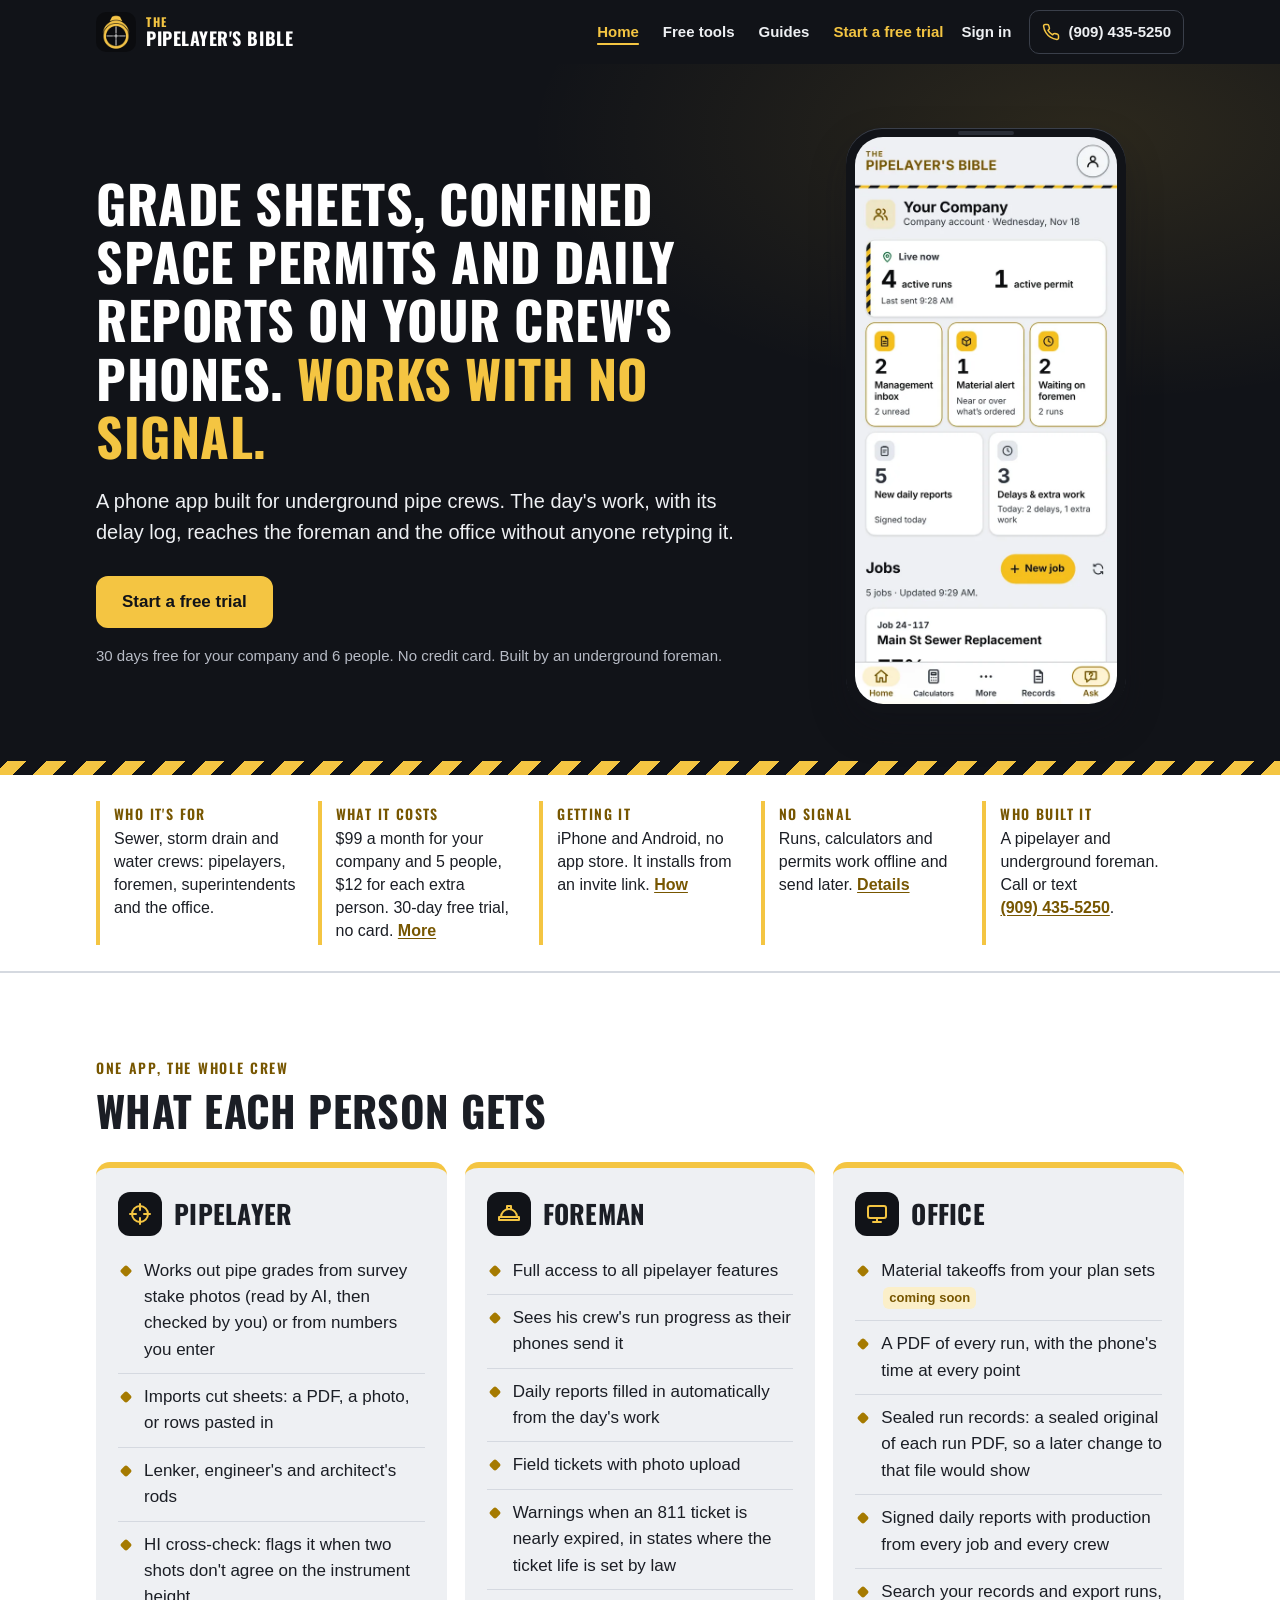
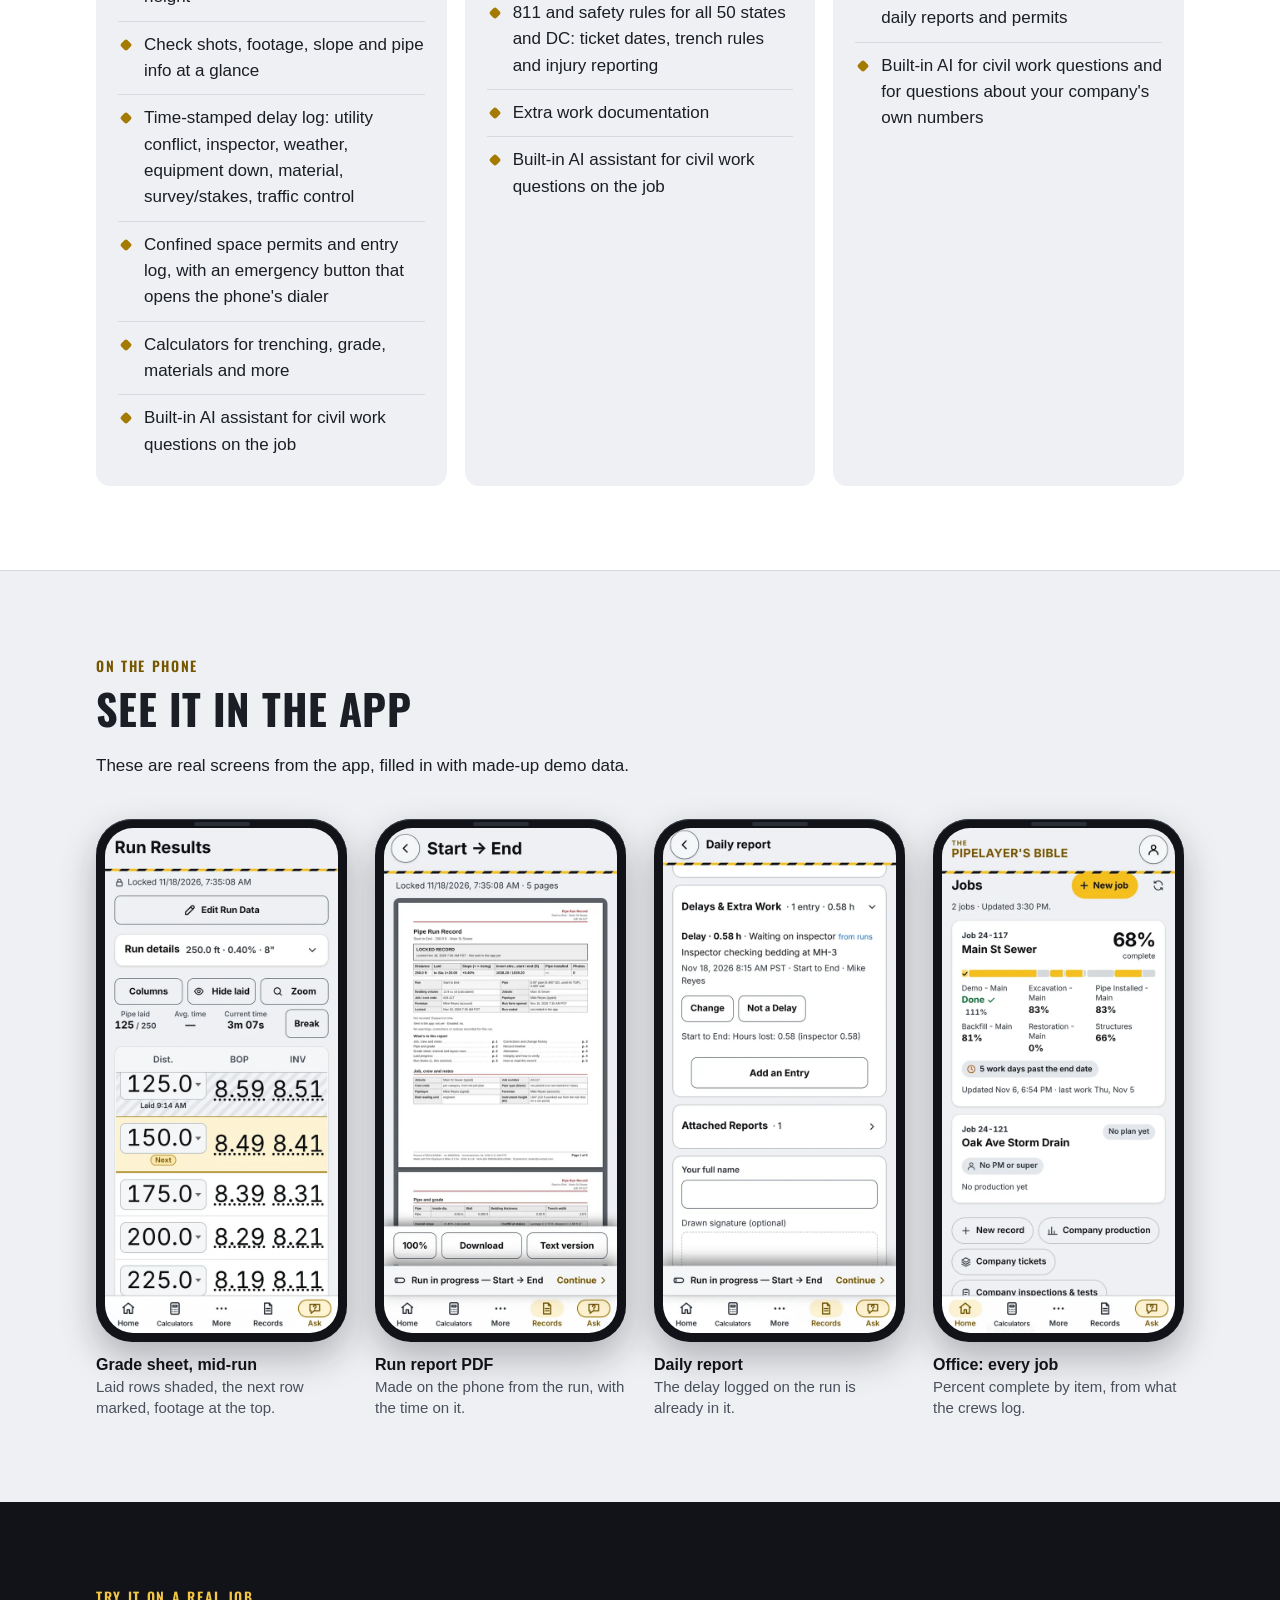
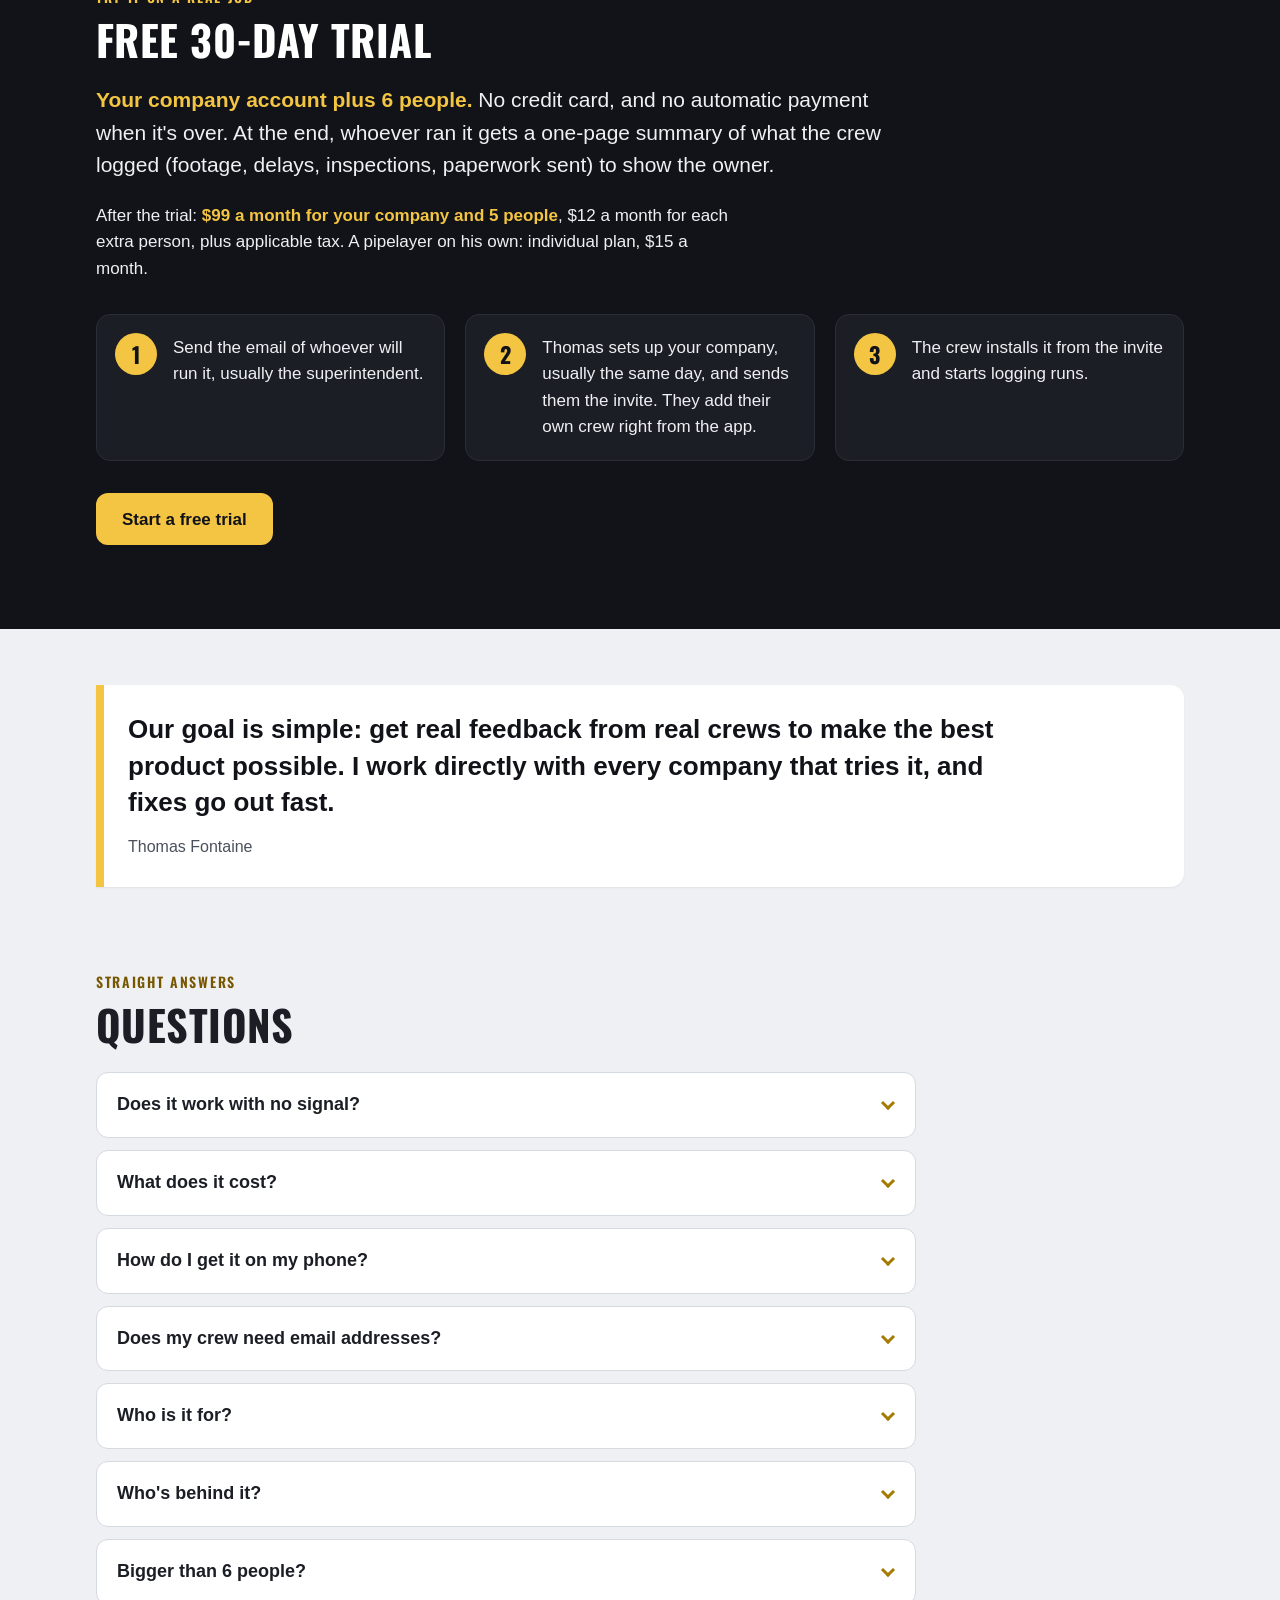
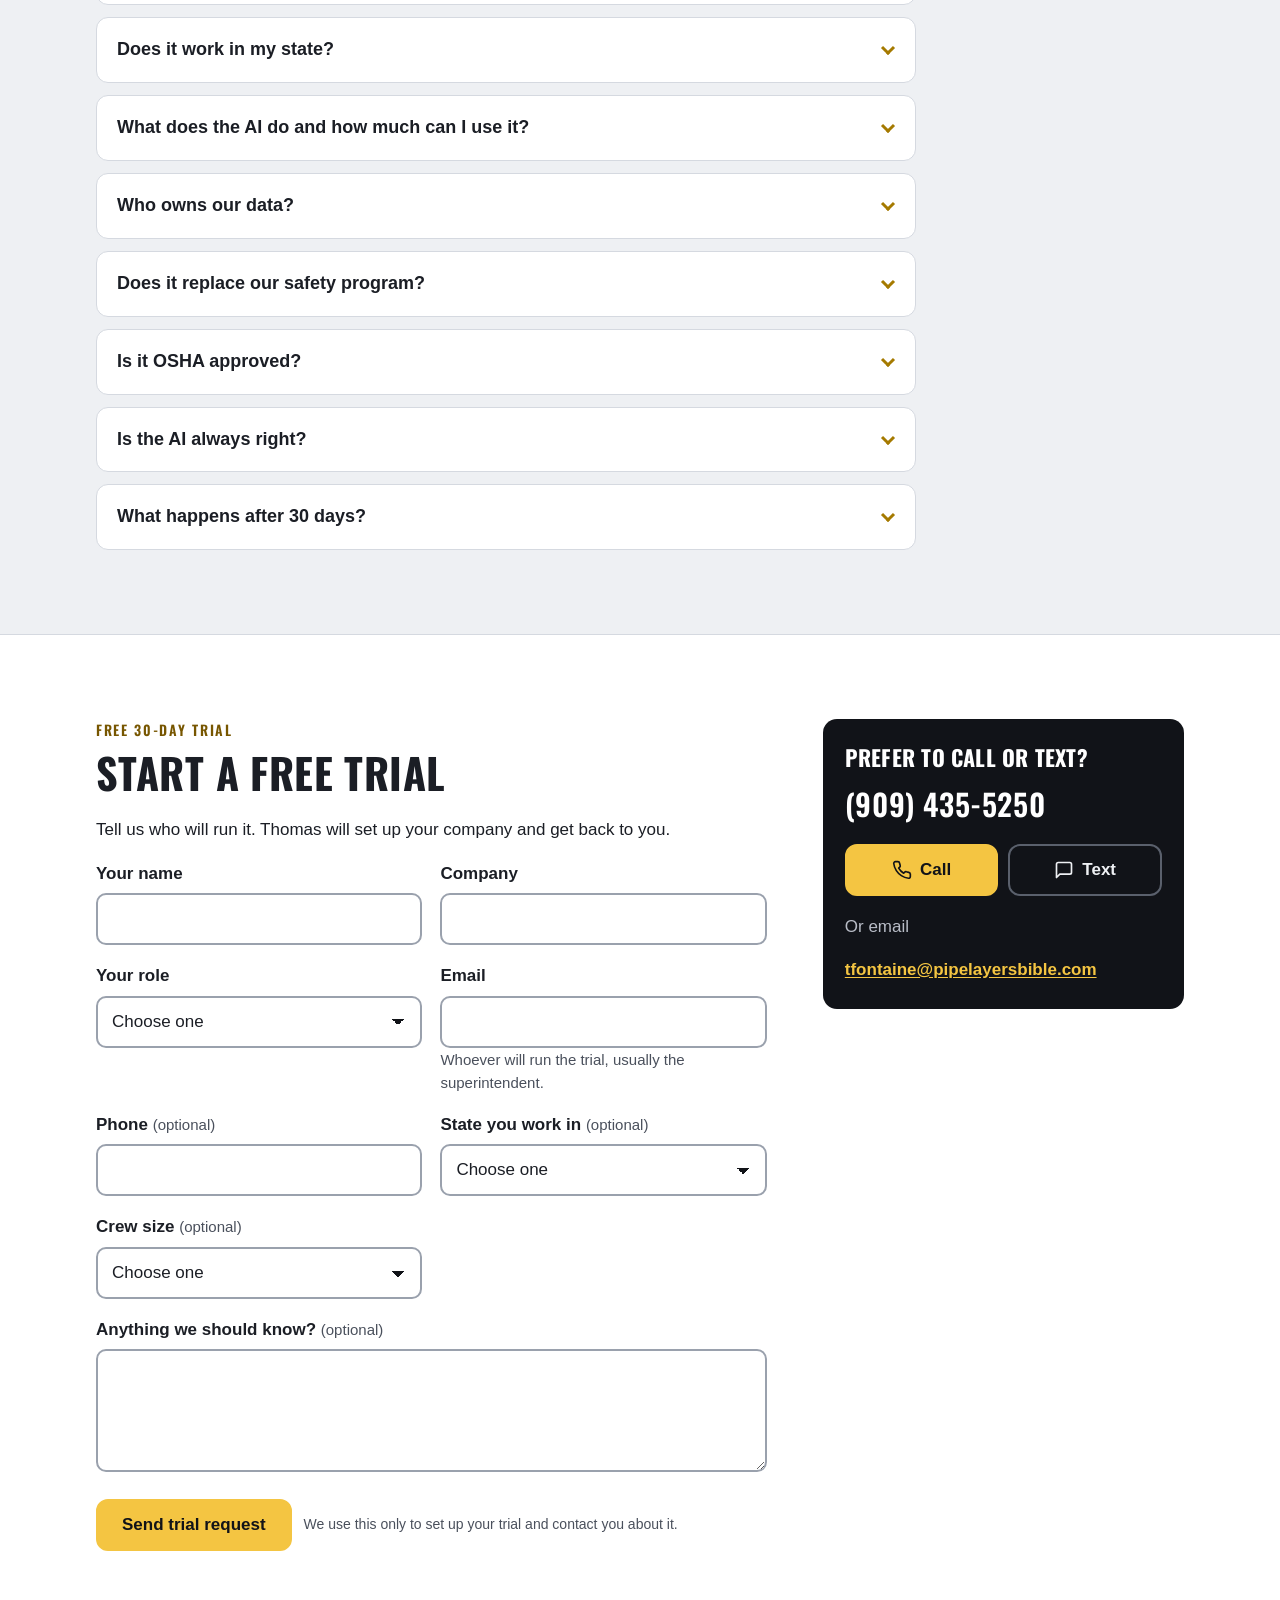
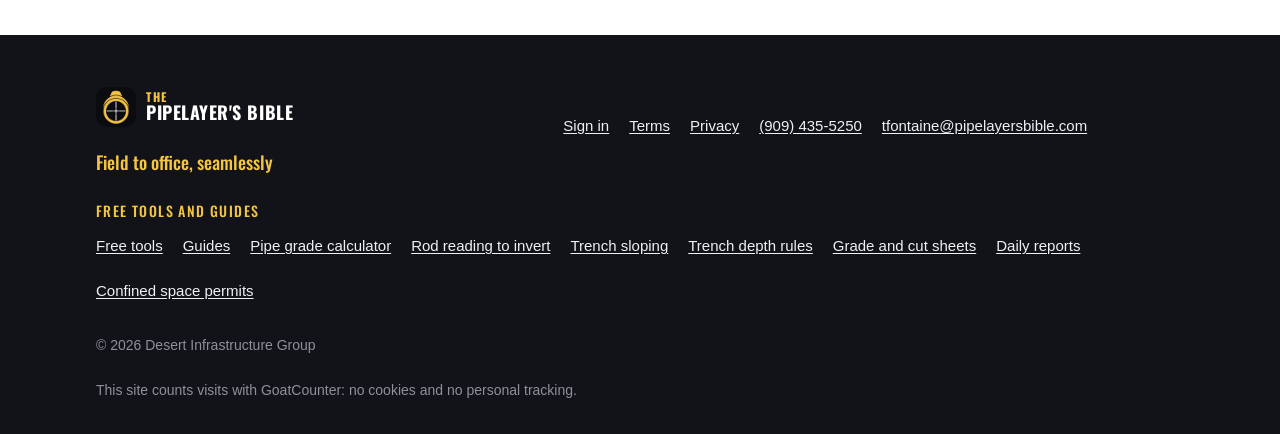
<file: index.html>
<!doctype html>
<html lang="en">
<head>
<meta charset="utf-8">
<meta name="viewport" content="width=device-width, initial-scale=1">
<title>Pipe Grade, Cut Sheet &amp; Daily Report App | The Pipelayer's Bible</title>
<style>@font-face{font-family:'Oswald';font-style:normal;font-weight:500;font-display:swap;src:url(/fonts/oswald-latin-500-normal.woff2) format('woff2')}@font-face{font-family:'Oswald';font-style:normal;font-weight:600;font-display:swap;src:url(/fonts/oswald-latin-600-normal.woff2) format('woff2')}@font-face{font-family:'Oswald';font-style:normal;font-weight:700;font-display:swap;src:url(/fonts/oswald-latin-700-normal.woff2) format('woff2')}</style>
<link rel="preload" href="/fonts/oswald-latin-700-normal.woff2" as="font" type="font/woff2" crossorigin>
<meta name="description" content="App for underground pipe crews: grade from stakes and cut sheets, daily reports, confined space permits. Works with no signal. Free 30-day trial.">
<link rel="canonical" href="https://pipelayersbible.com/">
<meta name="theme-color" content="#111318">
<meta name="color-scheme" content="light">
<meta property="og:type" content="website">
<meta property="og:site_name" content="The Pipelayer's Bible">
<meta property="og:title" content="Pipe Grade, Cut Sheet &amp; Daily Report App | The Pipelayer's Bible">
<meta property="og:description" content="A phone app built for underground pipe crews. Works with no signal. Free 30-day trial for your company and 6 people.">
<meta property="og:url" content="https://pipelayersbible.com/">
<meta property="og:image" content="https://pipelayersbible.com/img/og-share.png">
<meta property="og:image:width" content="1200">
<meta property="og:image:height" content="630">
<meta property="og:image:alt" content="The Pipelayer's Bible logo, a gold scope on black, with the words Field to office, seamlessly">
<meta name="twitter:card" content="summary_large_image">
<meta name="twitter:title" content="Pipe Grade, Cut Sheet &amp; Daily Report App | The Pipelayer's Bible">
<meta name="twitter:description" content="A phone app built for underground pipe crews. Works with no signal. Free 30-day trial.">
<meta name="twitter:image" content="https://pipelayersbible.com/img/og-share.png">
<link rel="icon" href="/favicon.ico" sizes="any">
<link rel="icon" href="/favicon-32.png" type="image/png" sizes="32x32">
<link rel="apple-touch-icon" href="/apple-touch-icon.png">
<style>
:root{
  --ink:#111318; --ink-2:#1B1E25; --ink-3:#2A2E37; --yellow:#F4C542; --line:#A57A00; --brand:#775600;
  --canvas:#EEF0F3; --card:#FFFFFF; --text:#1B1E25; --muted:#4A505C; --rule:#D5D9E0; --on-dark:#EEF0F3; --on-dark-2:#B8BCC6;
  --head:"Oswald","Arial Narrow",Arial,Helvetica,sans-serif; --body:Arial,Helvetica,sans-serif;
  --r:14px; --wrap:1120px;
}
*,*::before,*::after{box-sizing:border-box}
html{-webkit-text-size-adjust:100%;scroll-behavior:smooth}
@media (prefers-reduced-motion:reduce){html{scroll-behavior:auto}*{transition:none!important}}
body{margin:0;background:var(--canvas);color:var(--text);font:17px/1.55 var(--body);overflow-x:hidden}
img{max-width:100%;height:auto;display:block}
a{color:var(--brand);text-underline-offset:2px}
a:hover{color:var(--ink)}
:focus-visible{outline:3px solid var(--ink);outline-offset:3px;border-radius:4px}
.dark :focus-visible,.topbar :focus-visible,.site-foot :focus-visible{outline-color:var(--yellow)}
.skip{position:absolute;left:-9999px;top:8px;background:var(--yellow);color:var(--ink);padding:10px 14px;font-weight:700;z-index:10;border-radius:8px}
.skip:focus{left:12px}
.wrap{max-width:var(--wrap);margin:0 auto;padding:0 16px}
h1,h2,h3{font-family:var(--head);font-weight:700;line-height:1.12;letter-spacing:.01em;margin:0 0 .5em}
h2{font-size:clamp(28px,6.4vw,42px);text-transform:uppercase}
h3{font-size:22px;text-transform:uppercase}
p{margin:0 0 1em}
.eyebrow{font-family:var(--head);font-weight:600;text-transform:uppercase;letter-spacing:.12em;font-size:14px;color:var(--brand);margin:0 0 .6em}
.dark .eyebrow{color:var(--yellow)}
section{padding:56px 0}
@media (min-width:900px){section{padding:84px 0}}

/* buttons */
.btn{display:inline-flex;align-items:center;justify-content:center;gap:8px;min-height:52px;padding:0 24px;border-radius:12px;font:700 17px/1 var(--body);text-decoration:none;border:2px solid transparent;cursor:pointer;transition:transform .08s ease,background-color .15s ease}
.btn:active{transform:translateY(1px)}
.btn-primary{background:var(--yellow);color:var(--ink);border-color:var(--yellow)}
.btn-primary:hover{background:#FFD45E;color:var(--ink)}
.btn-ghost{background:transparent;color:var(--on-dark);border-color:#5A606C}
.btn-ghost:hover{border-color:var(--yellow);color:#fff}
.btn-light{background:var(--card);color:var(--ink);border-color:var(--rule)}
.btn-light:hover{border-color:var(--ink);color:var(--ink)}
.btn svg{width:20px;height:20px;flex:none}

/* top bar */
.topbar{background:var(--ink);color:var(--on-dark)}
.topbar .wrap{display:flex;align-items:center;justify-content:space-between;gap:12px;min-height:64px}
.brand{display:flex;align-items:center;gap:10px;color:#fff;text-decoration:none;font-family:var(--head);font-weight:700;text-transform:uppercase;letter-spacing:.03em;font-size:18px;line-height:1.05}
.brand img{width:40px;height:40px;border-radius:10px}
.brand:hover{color:#fff}
.brand small{display:block;color:var(--yellow);font-size:12px;letter-spacing:.14em}
.top-call{color:var(--on-dark);text-decoration:none;font-weight:700;font-size:15px;display:inline-flex;align-items:center;gap:8px;min-height:44px;padding:0 12px;border:1px solid #3A3F4A;border-radius:10px}
.top-call:hover{color:#fff;border-color:var(--yellow)}
.top-call svg{width:18px;height:18px;color:var(--yellow)}
.top-call .num{display:none}
.top-signin{margin-left:auto;color:var(--on-dark);font-weight:700;font-size:15px;text-decoration:none;display:inline-flex;align-items:center;min-height:44px;padding:0 6px}
.top-signin:hover{color:var(--yellow)}
@media (max-width:419px){.topbar .wrap{gap:0 10px}.top-signin{padding:0 2px}.top-call{padding:0 12px}.top-call .word{display:none}}
@media (min-width:640px){.top-call .num{display:inline}.top-call .word{display:none}}




/* site nav (same as css/site.css) */
.topbar .wrap{flex-wrap:wrap;gap:0 12px}
.brand{min-height:64px}
.site-nav{order:3;width:100%;border-top:1px solid var(--ink-3)}
.site-nav ul{list-style:none;margin:0;padding:0;display:flex;flex-wrap:wrap;justify-content:space-between;gap:0 8px}
.site-nav a{display:inline-flex;align-items:center;min-height:44px;color:var(--on-dark);text-decoration:none;font-weight:700;font-size:15px;white-space:nowrap}
.site-nav a:hover{color:var(--yellow)}
.site-nav a[aria-current="page"]{color:var(--yellow);text-decoration:underline;text-decoration-thickness:2px;text-underline-offset:6px}
.site-nav .nav-cta{color:var(--yellow)}
@media (min-width:900px){.site-nav{order:2;width:auto;border-top:0;margin-left:auto}.site-nav ul{gap:0 24px}.top-signin{order:3;margin-left:0}.top-call{order:4}}
.foot-h{font-family:var(--head);text-transform:uppercase;letter-spacing:.1em;font-size:14px;color:var(--yellow);margin:0 0 4px}

/* hero */
.hero{background:var(--ink);color:var(--on-dark);padding:36px 0 0;position:relative;overflow:hidden}
.hero::before{content:"";position:absolute;inset:0;background:radial-gradient(800px 380px at 85% 10%,rgba(244,197,66,.12),transparent 70%);pointer-events:none}
.hero .wrap{position:relative;display:grid;gap:32px;align-items:center}
.hero-logo{width:88px;height:88px;border-radius:22px;box-shadow:0 0 0 1px #2A2E37,0 10px 30px rgba(0,0,0,.45);margin-bottom:22px}
.hero h1{font-size:clamp(30px,7.6vw,52px);text-transform:uppercase;color:#fff;margin-bottom:.4em;max-width:16em}
.hero h1 span{color:var(--yellow)}
.tagline{font-family:var(--head);font-weight:500;font-size:clamp(22px,5.4vw,32px);color:var(--yellow);margin:0 0 .7em;display:flex;align-items:center;gap:12px}
.tagline::before{content:"";width:36px;height:4px;background:var(--yellow);flex:none}
.hero-sub{font-size:clamp(17px,4.4vw,20px);color:var(--on-dark);max-width:36em;margin-bottom:28px}
.hero-ctas{display:flex;flex-direction:column;gap:12px;max-width:420px}
@media (min-width:520px){.hero-ctas{flex-direction:row;max-width:none}}
.hero-note{color:var(--on-dark-2);font-size:15px;margin:16px 0 0}
.hero-phone{justify-self:center;width:min(230px,62vw)}
.stripe{height:14px;margin-top:48px;background:repeating-linear-gradient(-45deg,var(--yellow) 0 14px,var(--ink) 14px 28px)}
@media (min-width:900px){
  .hero{padding-top:64px}
  .hero .wrap{grid-template-columns:1.25fr .75fr}
  .hero-phone{display:block;justify-self:center;width:280px}
}

@media (max-width:519px){.hero-logo{width:60px;height:60px;border-radius:15px;margin-bottom:16px}.hero-sub{margin-bottom:22px}}
/* quick answers */
.sr{position:absolute;width:1px;height:1px;overflow:hidden;clip:rect(0 0 0 0);white-space:nowrap}
.quick{padding:26px 0;background:var(--card);border-bottom:1px solid var(--rule)}
.quick dl{margin:0;display:grid;gap:16px}
.quick dl>div{border-left:4px solid var(--yellow);padding:2px 0 2px 14px}
.quick dt{font-family:var(--head);font-weight:600;text-transform:uppercase;letter-spacing:.1em;font-size:14px;color:var(--brand);margin:0 0 2px}
.quick dd{margin:0;font-size:16px;line-height:1.45}
.quick dd a{display:inline-block;padding:8px 0;margin:-8px 0;font-weight:700}
@media (min-width:640px){.quick dl{grid-template-columns:repeat(2,1fr);gap:20px 28px}}
@media (min-width:1000px){.quick dl{grid-template-columns:repeat(5,1fr);gap:20px}}
.faq details{scroll-margin-top:16px}


/* roles */
.roles{background:var(--card);border-top:1px solid var(--rule);border-bottom:1px solid var(--rule)}
.role-grid{display:grid;gap:18px;margin-top:28px}
@media (min-width:900px){.role-grid{grid-template-columns:repeat(3,1fr)}}
.role{background:var(--canvas);border-radius:var(--r);padding:24px 22px 18px;border-top:6px solid var(--yellow);position:relative}
.role-head{display:flex;align-items:center;gap:12px;margin-bottom:12px}
.role-ico{width:44px;height:44px;border-radius:12px;background:var(--ink);color:var(--yellow);display:grid;place-items:center;flex:none}
.role-ico svg{width:24px;height:24px}
.role h3{margin:0;font-size:26px}
.role ul{list-style:none;margin:0;padding:0}
.role li{position:relative;padding:10px 0 10px 26px;border-top:1px solid var(--rule)}
.role li:first-child{border-top:0}
.role li::before{content:"";position:absolute;left:2px;top:17px;width:12px;height:12px;border-radius:3px;background:var(--line);transform:rotate(45deg) scale(.75)}
.addon{display:inline-block;font-size:13px;font-weight:700;color:var(--brand);background:#FBEFC9;border-radius:6px;padding:1px 6px;margin-left:2px;white-space:nowrap}

/* screenshots */
.shots-intro{max-width:40em}
.shots{display:flex;gap:18px;overflow-x:auto;scroll-snap-type:x mandatory;padding:8px 16px 18px;margin:24px -16px 0;-webkit-overflow-scrolling:touch;scrollbar-width:thin}
.shots:focus-visible{outline-offset:-3px}
.shot{flex:0 0 72%;max-width:280px;scroll-snap-align:center;margin:0}
.phone{background:var(--ink);border-radius:36px;padding:9px;box-shadow:0 1px 0 #3A3F4A inset,0 16px 36px rgba(17,19,24,.28);position:relative}
.phone::before{content:"";position:absolute;top:3px;left:50%;width:56px;height:4px;margin-left:-28px;border-radius:4px;background:#2A2E37;z-index:1}
.phone img{border-radius:28px;width:100%;aspect-ratio:560/1212;background:#E2E5EA}
.shot figcaption{font-size:15px;color:var(--muted);margin-top:12px;line-height:1.4}
.shot figcaption b{display:block;color:var(--ink);font-size:16px}
.swipe{font-size:14px;color:var(--muted);margin:4px 0 0}
.demo-note{font-size:14px;color:var(--muted);margin-top:8px}
@media (min-width:900px){
  .shots{display:grid;grid-template-columns:repeat(4,1fr);overflow:visible;margin:32px 0 0;padding:8px 0 0;gap:28px}
  .shot{max-width:none}
  .swipe{display:none}
}

/* trial */
.trial{background:var(--ink);color:var(--on-dark)}
.trial h2{color:#fff}
.trial-lead{font-size:clamp(18px,4.6vw,21px);max-width:38em;color:var(--on-dark)}
.trial-lead strong{color:var(--yellow)}
.steps{list-style:none;margin:32px 0 32px;padding:0;display:grid;gap:14px;counter-reset:s}
@media (min-width:900px){.steps{grid-template-columns:repeat(3,1fr);gap:20px}}
.steps li{counter-increment:s;background:var(--ink-2);border:1px solid var(--ink-3);border-radius:var(--r);padding:20px 20px 20px 76px;position:relative;min-height:88px}
.steps li::before{content:counter(s);position:absolute;left:18px;top:18px;width:42px;height:42px;border-radius:50%;background:var(--yellow);color:var(--ink);font:700 22px/42px var(--head);text-align:center}

/* goal */
.goal{padding:56px 0 0}
.goal blockquote{margin:0;border-left:8px solid var(--yellow);background:var(--card);border-radius:0 var(--r) var(--r) 0;padding:26px 24px;box-shadow:0 1px 2px rgba(17,19,24,.06)}
.goal p{font-weight:700;font-size:clamp(20px,5vw,26px);line-height:1.4;color:var(--ink);margin:0 0 14px;max-width:34em}
.goal cite{font-style:normal;color:var(--muted);font-size:16px}

/* faq */
.faq-list{margin-top:24px;display:grid;gap:12px;max-width:820px}
.faq details{background:var(--card);border:1px solid var(--rule);border-radius:12px}
.faq summary{cursor:pointer;list-style:none;padding:18px 52px 18px 20px;font-weight:700;font-size:18px;position:relative;min-height:56px}
.faq summary::-webkit-details-marker{display:none}
.faq summary::after{content:"";position:absolute;right:22px;top:50%;width:10px;height:10px;border-right:3px solid var(--line);border-bottom:3px solid var(--line);transform:translateY(-70%) rotate(45deg);transition:transform .15s}
.faq details[open] summary::after{transform:translateY(-30%) rotate(-135deg)}
.faq summary:focus-visible{outline-offset:-3px}
.faq .ans{padding:0 20px 18px;color:var(--text)}
.faq .ans p:last-child{margin-bottom:0}

/* form */
.signup{background:var(--card);border-top:1px solid var(--rule)}
.signup .wrap{display:grid;gap:32px}
@media (min-width:900px){.signup .wrap{grid-template-columns:1.3fr .7fr;gap:56px;align-items:start}}
form{display:grid;gap:18px}
.row2{display:grid;gap:18px}
@media (min-width:640px){.row2{grid-template-columns:1fr 1fr}}
.field label{display:block;font-weight:700;margin-bottom:6px}
.opt{font-weight:400;color:var(--muted);font-size:15px}
.field input,.field select,.field textarea{width:100%;font:17px/1.4 var(--body);color:var(--text);background:#fff;border:2px solid #9AA1AD;border-radius:10px;padding:12px 14px;min-height:52px;appearance:none;-webkit-appearance:none}
.field select{background-image:linear-gradient(45deg,transparent 50%,var(--ink) 50%),linear-gradient(135deg,var(--ink) 50%,transparent 50%);background-position:calc(100% - 22px) 52%,calc(100% - 16px) 52%;background-size:6px 6px;background-repeat:no-repeat;padding-right:40px}
.field textarea{min-height:110px;resize:vertical}
.field input:focus,.field select:focus,.field textarea:focus{border-color:var(--ink);outline:3px solid var(--yellow);outline-offset:0}
.field [aria-invalid="true"]{border-color:#B3261E}
.err{color:#B3261E;font-size:15px;margin-top:6px;font-weight:700}
.err:empty{display:none}
.hp{position:absolute!important;left:-10000px!important;width:1px;height:1px;overflow:hidden}
.form-foot{display:flex;flex-direction:column;gap:12px;align-items:stretch}
@media (min-width:640px){.form-foot{flex-direction:row;align-items:center}}
.form-foot small{color:var(--muted);font-size:14px}
.btn[disabled]{opacity:.7;cursor:progress}
.status{border-radius:12px;padding:18px 20px}
.status:empty{display:none}
.status.fail{background:#FDECEA;border:1px solid #F1B8B2;color:#5C1410}
.status.fail a{color:#5C1410;font-weight:700}
.thanks{background:var(--canvas);border-left:8px solid var(--yellow);border-radius:0 var(--r) var(--r) 0;padding:28px 24px}
.thanks h3{font-size:28px;margin-bottom:.3em}
.thanks p{font-size:19px;margin:0}
.contact-card{background:var(--ink);color:var(--on-dark);border-radius:var(--r);padding:26px 22px}
.contact-card h3{color:#fff}
.contact-card p{color:var(--on-dark-2)}
.contact-card .big{font-family:var(--head);font-size:30px;font-weight:600;color:#fff;margin:4px 0 16px;letter-spacing:.02em}
.contact-card .big a{color:#fff;text-decoration:none}
.contact-btns{display:grid;grid-template-columns:1fr 1fr;gap:10px;margin-bottom:18px}
.contact-card .mail{color:var(--yellow);word-break:break-all;font-weight:700}
.contact-card .mail:hover{color:#fff}

/* footer */
.site-foot{background:var(--ink);color:var(--on-dark-2);padding:40px 0 32px;font-size:15px}
.site-foot .wrap{display:grid;gap:24px}
.foot-brand p{margin:10px 0 0;color:var(--yellow);font-family:var(--head);font-size:18px}
.foot-links{list-style:none;margin:0;padding:0;display:flex;flex-wrap:wrap;gap:6px 20px}
.foot-links a{color:var(--on-dark);display:inline-block;padding:8px 0}
.foot-links a:hover{color:var(--yellow)}
.copy{margin:0;color:#8C919C;font-size:14px}
@media (min-width:900px){.site-foot .wrap{grid-template-columns:1fr 1.4fr;align-items:center}.foot-more,.copy{grid-column:1/-1}}
</style>
<script type="application/ld+json" id="site-ld">
{
 "@context": "https://schema.org",
 "@graph": [
  {
   "@type": "Organization",
   "@id": "https://pipelayersbible.com/#org",
   "name": "The Pipelayer's Bible",
   "url": "https://pipelayersbible.com/",
   "logo": "https://pipelayersbible.com/img/logo-192.png",
   "telephone": "+1-909-435-5250",
   "email": "tfontaine@pipelayersbible.com",
   "founder": {
    "@type": "Person",
    "name": "Thomas Fontaine",
    "jobTitle": "Pipelayer and underground foreman"
   },
   "contactPoint": {
    "@type": "ContactPoint",
    "telephone": "+1-909-435-5250",
    "email": "tfontaine@pipelayersbible.com",
    "contactType": "sales and support",
    "areaServed": "US",
    "availableLanguage": "English"
   }
  },
  {
   "@type": "WebSite",
   "@id": "https://pipelayersbible.com/#website",
   "url": "https://pipelayersbible.com/",
   "name": "The Pipelayer's Bible",
   "publisher": {
    "@id": "https://pipelayersbible.com/#org"
   },
   "inLanguage": "en-US"
  },
  {
   "@type": "SoftwareApplication",
   "@id": "https://pipelayersbible.com/#app",
   "name": "The Pipelayer's Bible",
   "url": "https://app.pipelayersbible.com",
   "applicationCategory": "BusinessApplication",
   "operatingSystem": "iOS, Android (web app)",
   "description": "A phone app built for underground pipe crews: grade sheets, delay logs, confined space permits and daily reports. It works with no signal and puts the day's work in front of the foreman and the office without anyone retyping it.",
   "image": "https://pipelayersbible.com/img/og-share.png",
   "screenshot": [
    "https://pipelayersbible.com/img/shot-grade-sheet.webp",
    "https://pipelayersbible.com/img/shot-daily-report.webp"
   ],
   "offers": [
    {
     "@type": "Offer",
     "name": "Company plan",
     "price": "99",
     "priceCurrency": "USD",
     "priceSpecification": {
      "@type": "UnitPriceSpecification",
      "price": "99",
      "priceCurrency": "USD",
      "unitText": "MONTH",
      "referenceQuantity": {"@type": "QuantitativeValue", "value": 1, "unitCode": "MON"}
     },
     "url": "https://pipelayersbible.com/#start",
     "description": "For your company and 5 people, $12 a month for each extra person, plus applicable tax. Free 30-day trial for your company account plus 6 people, no credit card, and no automatic payment when it is over."
    },
    {
     "@type": "Offer",
     "name": "Individual pipelayer plan",
     "price": "15",
     "priceCurrency": "USD",
     "priceSpecification": {
      "@type": "UnitPriceSpecification",
      "price": "15",
      "priceCurrency": "USD",
      "unitText": "MONTH",
      "referenceQuantity": {"@type": "QuantitativeValue", "value": 1, "unitCode": "MON"}
     },
     "description": "One person, no company: $15 a month or $144 a year, plus applicable tax."
    }
   ],
   "publisher": {
    "@id": "https://pipelayersbible.com/#org"
   }
  },
  {
   "@type": "FAQPage",
   "@id": "https://pipelayersbible.com/#faq",
   "mainEntity": [
    {
     "@type": "Question",
     "name": "Does it work with no signal?",
     "acceptedAnswer": {
      "@type": "Answer",
      "text": "Yes. Runs, calculators and permits work with no signal. Records save on the phone and send when signal is back. The AI features, signing in and anything shared with the office need signal, and until a record has sent, the only copy is on that phone."
     }
    },
    {
     "@type": "Question",
     "name": "What does it cost?",
     "acceptedAnswer": {
      "@type": "Answer",
      "text": "The company plan is $99 a month for your company and 5 people, and $12 a month for each extra person, plus applicable tax. Try it free for 30 days first: your company account plus 6 people, with no credit card, and nothing is charged automatically. A pipelayer on his own can get the individual plan: $15 a month or $144 a year. The calculators and guides on this site are free, with no account."
     }
    },
    {
     "@type": "Question",
     "name": "How do I get it on my phone?",
     "acceptedAnswer": {
      "@type": "Answer",
      "text": "It works on iPhone and Android and it isn't in the app store. Ask for a trial and Thomas sets up your company and emails an invite to whoever will run it. They open the link, choose a password, and add the crew from the app. The app then shows how to put it on the home screen so it opens like any other app. On an iPhone: open it in Safari, tap ••• and then Share (or Share, if you see it), then Add to Home Screen. On Android: tap Install App in Chrome. Do this the first time where there's signal."
     }
    },
    {
     "@type": "Question",
     "name": "Does my crew need email addresses?",
     "acceptedAnswer": {
      "@type": "Answer",
      "text": "No. The office or a foreman can text a join link to a foreman or pipelayer. He taps it, agrees to the Terms and he's on the crew, with no email and no password. A link works once and lasts 72 hours."
     }
    },
    {
     "@type": "Question",
     "name": "Who is it for?",
     "acceptedAnswer": {
      "@type": "Answer",
      "text": "Crews that put sewer, storm drain and water pipe in the ground, and the people they report to. The pipelayer gets the grade sheet, check shots, the delay log and the permit. The foreman gets his crew's progress and a daily report that's already filled in. The superintendent, PM and office get every job, every signed report and the run records. See grade and cut sheets, daily reports and confined space permits."
     }
    },
    {
     "@type": "Question",
     "name": "Who's behind it?",
     "acceptedAnswer": {
      "@type": "Answer",
      "text": "A pipelayer and underground foreman built it, and he's the one who answers: call or text (909) 435-5250 or email tfontaine@pipelayersbible.com."
     }
    },
    {
     "@type": "Question",
     "name": "Bigger than 6 people?",
     "acceptedAnswer": {
      "@type": "Answer",
      "text": "The free trial covers your company account plus 6 people. If more of your crew should try it, call or text Thomas at (909) 435-5250 about more seats. On a plan, every person past the first 5 is $12 a month."
     }
    },
    {
     "@type": "Question",
     "name": "Does it work in my state?",
     "acceptedAnswer": {
      "@type": "Answer",
      "text": "Yes. It works in every state. The 811 ticket dates, trench rules and serious-injury reporting are set by state, for all 50 states and DC. Where we haven't confirmed a state's own rule, the app says so."
     }
    },
    {
     "@type": "Question",
     "name": "What does the AI do and how much can I use it?",
     "acceptedAnswer": {
      "@type": "Answer",
      "text": "The AI reads survey stake photos, cut sheets and 811 tickets into the app, and answers civil work questions in Ask. You check what it reads before you use it. Each person on a company plan gets up to 25 AI requests a day (8 of them Ask questions) and 150 a month. The company account gets 5 a day. The individual plan gets 15 a day and 50 a month. During the free trial each person gets up to 30 a day. The app tells you when a limit is reached and when it resets."
     }
    },
    {
     "@type": "Question",
     "name": "Who owns our data?",
     "acceptedAnswer": {
      "@type": "Answer",
      "text": "Your company. Our Terms of Use say that, between your company and us, your company owns the records your crew puts in, and your account owner controls who can see them. You can export your records from the app while the account is open, and for at least 60 days after it closes. We don't sell your information. Details are in the Privacy Policy."
     }
    },
    {
     "@type": "Question",
     "name": "Does it replace our safety program?",
     "acceptedAnswer": {
      "@type": "Answer",
      "text": "No. The confined space permit form records what your crew enters. It doesn't replace your safety program, your air monitor, training or your competent person. The emergency button opens the phone's dialer to the number on the permit; someone still makes the call, and it needs signal."
     }
    },
    {
     "@type": "Question",
     "name": "Is it OSHA approved?",
     "acceptedAnswer": {
      "@type": "Answer",
      "text": "No, and nothing is: OSHA doesn't approve or certify apps. The permit form is built around the permit items in federal OSHA 29 CFR 1926.1206, and the trench calculator does the arithmetic on OSHA's Table B-1. Your state may be stricter than federal OSHA. Your competent person and your company's program decide what's safe and what's required."
     }
    },
    {
     "@type": "Question",
     "name": "Is the AI always right?",
     "acceptedAnswer": {
      "@type": "Answer",
      "text": "No. AI can make mistakes. It can misread a stake or give a wrong answer, so crews check every value against the stake, the plans and their own instrument before using it. On safety questions, your competent person and your site's program decide."
     }
    },
    {
     "@type": "Question",
     "name": "What happens after 30 days?",
     "acceptedAnswer": {
      "@type": "Answer",
      "text": "Nothing is charged automatically, and there's no card on file to charge. To keep it, the company plan is $99 a month for your company and 5 people, $12 a month for each extra person. Records already sent stay in your company's account and stay readable. If you don't continue, new runs wait on each phone until the company starts a plan."
     }
    }
   ]
  }
 ]
}
</script>
</head>
<body>
<a class="skip" href="#main">Skip to content</a>

<header class="topbar">
  <div class="wrap">
    <a class="brand" href="/" aria-label="The Pipelayer's Bible, home">
      <img src="/img/logo-96.png" width="40" height="40" alt="">
      <span><small>The</small>Pipelayer's Bible</span>
    </a>
    <nav class="site-nav" aria-label="Main"><ul><li><a href="/" aria-current="page">Home</a></li><li><a href="/tools/">Free tools</a></li><li><a href="/guides/">Guides</a></li><li><a href="/#start" class="nav-cta">Start a free trial</a></li></ul></nav>
    <a class="top-signin" href="https://app.pipelayersbible.com">Sign in</a>
    <a class="top-call" href="tel:+19094355250" aria-label="Call Thomas at (909) 435-5250">
      <svg viewBox="0 0 24 24" fill="none" stroke="currentColor" stroke-width="2" stroke-linecap="round" stroke-linejoin="round" aria-hidden="true"><path d="M22 16.9v3a2 2 0 0 1-2.2 2 19.8 19.8 0 0 1-8.6-3.1 19.5 19.5 0 0 1-6-6A19.8 19.8 0 0 1 2.1 4.2 2 2 0 0 1 4.1 2h3a2 2 0 0 1 2 1.7c.1.9.4 1.8.7 2.7a2 2 0 0 1-.5 2.1L8 9.8a16 16 0 0 0 6 6l1.3-1.3a2 2 0 0 1 2.1-.4c.9.3 1.8.6 2.7.7a2 2 0 0 1 1.7 2z"/></svg>
      <span class="word">Call</span><span class="num">(909) 435-5250</span>
    </a>
  </div>
</header>

<main id="main">
  <section class="hero dark" aria-labelledby="hero-title">
    <div class="wrap">
      <div>
        <h1 id="hero-title">Grade sheets, confined space permits and daily reports on your crew's phones. <span>Works with no signal.</span></h1>
        <p class="hero-sub">A phone app built for underground pipe crews. The day's work, with its delay log, reaches the foreman and the office without anyone retyping it.</p>
        <div class="hero-ctas">
          <a class="btn btn-primary" href="#start">Start a free trial</a>
        </div>
        <p class="hero-note">30 days free for your company and 6 people. No credit card. Built by an underground foreman.</p>
      </div>
      <div class="hero-phone phone">
        <img src="/img/shot-office-busy.webp" width="560" height="1212" decoding="async" alt="Company Home in the app for an example company: 4 active runs and 1 active permit under Live now, 5 daily reports signed today, 3 delays and extra work, and 5 jobs underway starting with Main St Sewer Replacement">
      </div>
    </div>
    <div class="stripe" aria-hidden="true"></div>
  </section>

  <section class="quick" aria-labelledby="quick-title">
    <div class="wrap">
      <h2 id="quick-title" class="sr">Quick answers</h2>
      <dl>
        <div><dt>Who it's for</dt><dd>Sewer, storm drain and water crews: pipelayers, foremen, superintendents and the office.</dd></div>
        <div><dt>What it costs</dt><dd>$99 a month for your company and 5 people, $12 for each extra person. 30-day free trial, no card. <a href="#q-cost">More</a></dd></div>
        <div><dt>Getting it</dt><dd>iPhone and Android, no app store. It installs from an invite link. <a href="#q-phone">How</a></dd></div>
        <div><dt>No signal</dt><dd>Runs, calculators and permits work offline and send later. <a href="#q-signal">Details</a></dd></div>
        <div><dt>Who built it</dt><dd>A pipelayer and underground foreman. Call or text <a href="tel:+19094355250">(909) 435-5250</a>.</dd></div>
      </dl>
    </div>
  </section>

  <section class="roles" aria-labelledby="roles-title">
    <div class="wrap">
      <p class="eyebrow">One app, the whole crew</p>
      <h2 id="roles-title">What each person gets</h2>
      <div class="role-grid">
        <article class="role" aria-labelledby="r-pl">
          <div class="role-head">
            <span class="role-ico" aria-hidden="true"><svg viewBox="0 0 24 24" fill="none" stroke="currentColor" stroke-width="2" stroke-linecap="round" stroke-linejoin="round"><circle cx="12" cy="12" r="8"/><path d="M12 2v6M12 16v6M2 12h6M16 12h6"/></svg></span>
            <h3 id="r-pl">Pipelayer</h3>
          </div>
          <ul>
            <li>Works out pipe grades from survey stake photos (read by AI, then checked by you) or from numbers you enter</li>
            <li>Imports cut sheets: a PDF, a photo, or rows pasted in</li>
            <li>Lenker, engineer's and architect's rods</li>
            <li>HI cross-check: flags it when two shots don't agree on the instrument height</li>
            <li>Check shots, footage, slope and pipe info at a glance</li>
            <li>Time-stamped delay log: utility conflict, inspector, weather, equipment down, material, survey/stakes, traffic control</li>
            <li>Confined space permits and entry log, with an emergency button that opens the phone's dialer</li>
            <li>Calculators for trenching, grade, materials and more</li>
            <li>Built-in AI assistant for civil work questions on the job</li>
          </ul>
        </article>
        <article class="role" aria-labelledby="r-fm">
          <div class="role-head">
            <span class="role-ico" aria-hidden="true"><svg viewBox="0 0 24 24" fill="none" stroke="currentColor" stroke-width="2" stroke-linecap="round" stroke-linejoin="round"><path d="M4 15a8 8 0 0 1 16 0"/><path d="M2 15h20v3H2zM10 7V4h4v3"/></svg></span>
            <h3 id="r-fm">Foreman</h3>
          </div>
          <ul>
            <li>Full access to all pipelayer features</li>
            <li>Sees his crew's run progress as their phones send it</li>
            <li>Daily reports filled in automatically from the day's work</li>
            <li>Field tickets with photo upload</li>
            <li>Warnings when an 811 ticket is nearly expired, in states where the ticket life is set by law</li>
            <li>811 and safety rules for all 50 states and DC: ticket dates, trench rules and injury reporting</li>
            <li>Extra work documentation</li>
            <li>Built-in AI assistant for civil work questions on the job</li>
          </ul>
        </article>
        <article class="role" aria-labelledby="r-of">
          <div class="role-head">
            <span class="role-ico" aria-hidden="true"><svg viewBox="0 0 24 24" fill="none" stroke="currentColor" stroke-width="2" stroke-linecap="round" stroke-linejoin="round"><rect x="3" y="4" width="18" height="12" rx="2"/><path d="M8 20h8M12 16v4"/></svg></span>
            <h3 id="r-of">Office</h3>
          </div>
          <ul>
            <li>Material takeoffs from your plan sets <span class="addon">coming soon</span></li>
            <li>A PDF of every run, with the phone's time at every point</li>
            <li>Sealed run records: a sealed original of each run PDF, so a later change to that file would show</li>
            <li>Signed daily reports with production from every job and every crew</li>
            <li>Search your records and export runs, daily reports and permits</li>
            <li>Built-in AI for civil work questions and for questions about your company's own numbers</li>
          </ul>
        </article>
      </div>
    </div>
  </section>

  <section class="screens" aria-labelledby="shots-title">
    <div class="wrap">
      <p class="eyebrow">On the phone</p>
      <h2 id="shots-title">See it in the app</h2>
      <p class="shots-intro">These are real screens from the app, filled in with made-up demo data.</p>
      <p class="swipe" aria-hidden="true">Swipe to see more &rarr;</p>
      <div class="shots" tabindex="0" role="region" aria-label="App screenshots (scrolls sideways on small screens)">
        <figure class="shot">
          <div class="phone"><img src="/img/shot-grade-sheet.webp" width="560" height="1212" loading="lazy" decoding="async" alt="Run Results screen: a grade sheet for a 250 foot, 8 inch run at 0.40 percent, 125 feet laid, rows of distance with BOP and invert rod readings, the laid rows shaded and the next row marked"></div>
          <figcaption><b>Grade sheet, mid-run</b>Laid rows shaded, the next row marked, footage at the top.</figcaption>
        </figure>
        <figure class="shot">
          <div class="phone"><img src="/img/shot-run-report.webp" width="560" height="1212" loading="lazy" decoding="async" alt="The run report PDF open on the phone: a five-page Pipe Run Record for Main St Sewer with the locked time, distance, slope and invert elevations"></div>
          <figcaption><b>Run report PDF</b>Made on the phone from the run, with the time on it.</figcaption>
        </figure>
        <figure class="shot">
          <div class="phone"><img src="/img/shot-daily-report.webp" width="560" height="1212" loading="lazy" decoding="async" alt="Daily report screen: the Delays and Extra Work section already shows a 0.58 hour delay, waiting on inspector, carried over from the run, ready to sign"></div>
          <figcaption><b>Daily report</b>The delay logged on the run is already in it.</figcaption>
        </figure>
        <figure class="shot">
          <div class="phone"><img src="/img/shot-office-jobs.webp" width="560" height="1212" loading="lazy" decoding="async" alt="Company Home for the office: Main St Sewer at 68 percent complete with progress for demo, excavation, pipe installed, backfill, restoration and structures, and a second job with no plan yet"></div>
          <figcaption><b>Office: every job</b>Percent complete by item, from what the crews log.</figcaption>
        </figure>
      </div>
    </div>
  </section>

  <section class="trial dark" id="trial" aria-labelledby="trial-title">
    <div class="wrap">
      <p class="eyebrow">Try it on a real job</p>
      <h2 id="trial-title">Free 30-day trial</h2>
      <p class="trial-lead"><strong>Your company account plus 6 people.</strong> No credit card, and no automatic payment when it's over. At the end, whoever ran it gets a one-page summary of what the crew logged (footage, delays, inspections, paperwork sent) to show the owner.</p>
      <p class="trial-lead" style="font-size:17px">After the trial: <strong>$99 a month for your company and 5 people</strong>, $12 a month for each extra person, plus applicable tax. A pipelayer on his own: individual plan, $15 a month.</p>
      <ol class="steps">
        <li>Send the email of whoever will run it, usually the superintendent.</li>
        <li>Thomas sets up your company, usually the same day, and sends them the invite. They add their own crew right from the app.</li>
        <li>The crew installs it from the invite and starts logging runs.</li>
      </ol>
      <a class="btn btn-primary" href="#start">Start a free trial</a>
    </div>
  </section>

  <section class="goal" aria-label="Our goal">
    <div class="wrap">
      <blockquote>
        <p>Our goal is simple: get real feedback from real crews to make the best product possible. I work directly with every company that tries it, and fixes go out fast.</p>
        <cite>Thomas Fontaine</cite>
      </blockquote>
    </div>
  </section>

  <section class="faq" aria-labelledby="faq-title">
    <div class="wrap">
      <p class="eyebrow">Straight answers</p>
      <h2 id="faq-title">Questions</h2>
      <div class="faq-list">
        <details id="q-signal">
          <summary>Does it work with no signal?</summary>
          <div class="ans"><p>Yes. Runs, calculators and permits work with no signal. Records save on the phone and send when signal is back.</p>
          <p>The AI features, signing in and anything shared with the office need signal, and until a record has sent, the only copy is on that phone.</p></div>
        </details>
        <details id="q-cost">
          <summary>What does it cost?</summary>
          <div class="ans"><p>The company plan is $99 a month for your company and 5 people, and $12 a month for each extra person, plus applicable tax. Try it free for 30 days first: your company account plus 6 people, with no credit card, and nothing is charged automatically.</p>
          <p>A pipelayer on his own can get the individual plan: $15 a month or $144 a year.</p>
          <p>The <a href="/tools/">calculators</a> and <a href="/guides/">guides</a> on this site are free, with no account.</p></div>
        </details>
        <details id="q-phone">
          <summary>How do I get it on my phone?</summary>
          <div class="ans"><p>It works on iPhone and Android and it isn't in the app store. <a href="#start">Ask for a trial</a> and Thomas sets up your company and emails an invite to whoever will run it. They open the link, choose a password, and add the crew from the app.</p>
          <p>The app then shows how to put it on the home screen so it opens like any other app. On an iPhone: open it in Safari, tap <b>•••</b> and then <b>Share</b> (or <b>Share</b>, if you see it), then <b>Add to Home Screen</b>. On Android: tap Install App in Chrome. Do this the first time where there's signal.</p></div>
        </details>
        <details>
          <summary>Does my crew need email addresses?</summary>
          <div class="ans"><p>No. The office or a foreman can text a join link to a foreman or pipelayer. He taps it, agrees to the Terms and he's on the crew, with no email and no password. A link works once and lasts 72 hours.</p></div>
        </details>
        <details>
          <summary>Who is it for?</summary>
          <div class="ans"><p>Crews that put sewer, storm drain and water pipe in the ground, and the people they report to. The pipelayer gets the grade sheet, check shots, the delay log and the permit. The foreman gets his crew's progress and a daily report that's already filled in. The superintendent, PM and office get every job, every signed report and the run records.</p>
          <p>See <a href="/grade-and-cut-sheet-app/">grade and cut sheets</a>, <a href="/daily-reports-for-underground-crews/">daily reports</a> and <a href="/confined-space-permit-app/">confined space permits</a>.</p></div>
        </details>
        <details>
          <summary>Who's behind it?</summary>
          <div class="ans"><p>A pipelayer and underground foreman built it, and he's the one who answers: call or text <a href="tel:+19094355250">(909) 435-5250</a> or email <a href="mailto:tfontaine@pipelayersbible.com">tfontaine@pipelayersbible.com</a>.</p></div>
        </details>
        <details id="q-seats">
          <summary>Bigger than 6 people?</summary>
          <div class="ans"><p>The free trial covers your company account plus 6 people. If more of your crew should try it, call or text Thomas at <a href="tel:+19094355250">(909) 435-5250</a> about more seats. On a plan, every person past the first 5 is $12 a month.</p></div>
        </details>
        <details id="q-state">
          <summary>Does it work in my state?</summary>
          <div class="ans"><p>Yes. It works in every state. The 811 ticket dates, trench rules and serious-injury reporting are set by state, for all 50 states and DC. Where we haven't confirmed a state's own rule, the app says so.</p></div>
        </details>
        <details id="q-ai">
          <summary>What does the AI do and how much can I use it?</summary>
          <div class="ans"><p>The AI reads survey stake photos, cut sheets and 811 tickets into the app, and answers civil work questions in Ask. You check what it reads before you use it. Each person on a company plan gets up to 25 AI requests a day (8 of them Ask questions) and 150 a month. The company account gets 5 a day. The individual plan gets 15 a day and 50 a month. During the free trial each person gets up to 30 a day. The app tells you when a limit is reached and when it resets.</p></div>
        </details>
        <details>
          <summary>Who owns our data?</summary>
          <div class="ans"><p>Your company. Our <a href="https://app.pipelayersbible.com/terms.html">Terms of Use</a> say that, between your company and us, your company owns the records your crew puts in, and your account owner controls who can see them.</p>
          <p>You can export your records from the app while the account is open, and for at least 60 days after it closes. We don't sell your information. Details are in the <a href="https://app.pipelayersbible.com/privacy.html">Privacy Policy</a>.</p></div>
        </details>
        <details>
          <summary>Does it replace our safety program?</summary>
          <div class="ans"><p>No. The confined space permit form records what your crew enters. It doesn't replace your safety program, your air monitor, training or your competent person. The emergency button opens the phone's dialer to the number on the permit; someone still makes the call, and it needs signal.</p></div>
        </details>
        <details>
          <summary>Is it OSHA approved?</summary>
          <div class="ans"><p>No, and nothing is: OSHA doesn't approve or certify apps. The permit form is built around the permit items in federal OSHA 29 CFR 1926.1206, and the trench calculator does the arithmetic on OSHA's Table B-1. Your state may be stricter than federal OSHA. Your competent person and your company's program decide what's safe and what's required.</p></div>
        </details>
        <details>
          <summary>Is the AI always right?</summary>
          <div class="ans"><p>No. AI can make mistakes. It can misread a stake or give a wrong answer, so crews check every value against the stake, the plans and their own instrument before using it. On safety questions, your competent person and your site's program decide.</p></div>
        </details>
        <details>
          <summary>What happens after 30 days?</summary>
          <div class="ans"><p>Nothing is charged automatically, and there's no card on file to charge. To keep it, the company plan is $99 a month for your company and 5 people, $12 a month for each extra person. Records already sent stay in your company's account and stay readable. If you don't continue, new runs wait on each phone until the company starts a plan.</p></div>
        </details>
      </div>
    </div>
  </section>

  <section class="signup" id="start" aria-labelledby="start-title" tabindex="-1">
    <div class="wrap">
      <div>
        <p class="eyebrow">Free 30-day trial</p>
        <h2 id="start-title">Start a free trial</h2>
        <p>Tell us who will run it. Thomas will set up your company and get back to you.</p>
        <noscript><p class="status fail">This form needs JavaScript. Call or text (909) 435-5250, or email tfontaine@pipelayersbible.com.</p></noscript>
        <form id="trial-form" novalidate data-endpoint="https://rogfassochneycezecxa.supabase.co/functions/v1/trial-request">
          <div class="row2">
            <div class="field">
              <label for="f-name">Your name</label>
              <input id="f-name" name="name" type="text" autocomplete="name" maxlength="100" required aria-describedby="e-name">
              <div class="err" id="e-name"></div>
            </div>
            <div class="field">
              <label for="f-company">Company</label>
              <input id="f-company" name="company" type="text" autocomplete="organization" maxlength="120" required aria-describedby="e-company">
              <div class="err" id="e-company"></div>
            </div>
          </div>
          <div class="row2">
            <div class="field">
              <label for="f-role">Your role</label>
              <select id="f-role" name="role" required aria-describedby="e-role">
                <option value="">Choose one</option>
                <option>Owner</option>
                <option value="PM">PM</option>
                <option>Superintendent</option>
                <option>Foreman</option>
                <option>Other</option>
              </select>
              <div class="err" id="e-role"></div>
            </div>
            <div class="field">
              <label for="f-email">Email</label>
              <input id="f-email" name="email" type="email" autocomplete="email" inputmode="email" maxlength="254" required aria-describedby="e-email-hint e-email">
              <div class="opt" id="e-email-hint">Whoever will run the trial, usually the superintendent.</div>
              <div class="err" id="e-email"></div>
            </div>
          </div>
          <div class="row2">
            <div class="field">
              <label for="f-phone">Phone <span class="opt">(optional)</span></label>
              <input id="f-phone" name="phone" type="tel" autocomplete="tel" inputmode="tel" maxlength="40" aria-describedby="e-phone">
              <div class="err" id="e-phone"></div>
            </div>
            <div class="field">
              <label for="f-state">State you work in <span class="opt">(optional)</span></label>
              <select id="f-state" name="state" autocomplete="address-level1" aria-describedby="e-state">
                <option value="">Choose one</option>
                <option>Alabama</option>
                <option>Alaska</option>
                <option>Arizona</option>
                <option>Arkansas</option>
                <option>California</option>
                <option>Colorado</option>
                <option>Connecticut</option>
                <option>Delaware</option>
                <option>District of Columbia</option>
                <option>Florida</option>
                <option>Georgia</option>
                <option>Hawaii</option>
                <option>Idaho</option>
                <option>Illinois</option>
                <option>Indiana</option>
                <option>Iowa</option>
                <option>Kansas</option>
                <option>Kentucky</option>
                <option>Louisiana</option>
                <option>Maine</option>
                <option>Maryland</option>
                <option>Massachusetts</option>
                <option>Michigan</option>
                <option>Minnesota</option>
                <option>Mississippi</option>
                <option>Missouri</option>
                <option>Montana</option>
                <option>Nebraska</option>
                <option>Nevada</option>
                <option>New Hampshire</option>
                <option>New Jersey</option>
                <option>New Mexico</option>
                <option>New York</option>
                <option>North Carolina</option>
                <option>North Dakota</option>
                <option>Ohio</option>
                <option>Oklahoma</option>
                <option>Oregon</option>
                <option>Pennsylvania</option>
                <option>Rhode Island</option>
                <option>South Carolina</option>
                <option>South Dakota</option>
                <option>Tennessee</option>
                <option>Texas</option>
                <option>Utah</option>
                <option>Vermont</option>
                <option>Virginia</option>
                <option>Washington</option>
                <option>West Virginia</option>
                <option>Wisconsin</option>
                <option>Wyoming</option>
                <option>More than one state</option>
              </select>
              <div class="err" id="e-state"></div>
            </div>
          </div>
          <div class="row2">
            <div class="field">
              <label for="f-crew">Crew size <span class="opt">(optional)</span></label>
              <select id="f-crew" name="crew_size">
                <option value="">Choose one</option>
                <option>1-7</option>
                <option>8-15</option>
                <option>16-30</option>
                <option>More than 30</option>
              </select>
            </div>
          </div>
          <div class="field">
            <label for="f-msg">Anything we should know? <span class="opt">(optional)</span></label>
            <textarea id="f-msg" name="message" maxlength="2000" rows="4" aria-describedby="e-msg"></textarea>
            <div class="err" id="e-msg"></div>
          </div>
          <div class="hp" aria-hidden="true">
            <label for="f-website">Leave this field empty</label>
            <input id="f-website" name="website" type="text" tabindex="-1" autocomplete="off">
          </div>
          <div class="form-foot">
            <button class="btn btn-primary" type="submit" id="f-submit">Send trial request</button>
            <small>We use this only to set up your trial and contact you about it.</small>
          </div>
          <div class="status" id="f-status" role="alert"></div>
        </form>
        <div class="thanks" id="f-thanks" tabindex="-1" hidden>
          <h3>Request sent</h3>
          <p>Thanks. Thomas will reach out, usually the same day.</p>
        </div>
      </div>
      <aside class="contact-card dark" aria-labelledby="call-title">
        <h3 id="call-title">Prefer to call or text?</h3>
        <p class="big"><a href="tel:+19094355250">(909) 435-5250</a></p>
        <div class="contact-btns">
          <a class="btn btn-primary" href="tel:+19094355250">
            <svg viewBox="0 0 24 24" fill="none" stroke="currentColor" stroke-width="2" stroke-linecap="round" stroke-linejoin="round" aria-hidden="true"><path d="M22 16.9v3a2 2 0 0 1-2.2 2 19.8 19.8 0 0 1-8.6-3.1 19.5 19.5 0 0 1-6-6A19.8 19.8 0 0 1 2.1 4.2 2 2 0 0 1 4.1 2h3a2 2 0 0 1 2 1.7c.1.9.4 1.8.7 2.7a2 2 0 0 1-.5 2.1L8 9.8a16 16 0 0 0 6 6l1.3-1.3a2 2 0 0 1 2.1-.4c.9.3 1.8.6 2.7.7a2 2 0 0 1 1.7 2z"/></svg>Call</a>
          <a class="btn btn-ghost" href="sms:+19094355250">
            <svg viewBox="0 0 24 24" fill="none" stroke="currentColor" stroke-width="2" stroke-linecap="round" stroke-linejoin="round" aria-hidden="true"><path d="M21 15a2 2 0 0 1-2 2H7l-4 4V5a2 2 0 0 1 2-2h14a2 2 0 0 1 2 2z"/></svg>Text</a>
        </div>
        <p>Or email</p>
        <a class="mail" href="mailto:tfontaine@pipelayersbible.com">tfontaine@pipelayersbible.com</a>
      </aside>
    </div>
  </section>
</main>

<footer class="site-foot">
  <div class="wrap">
    <div class="foot-brand">
      <a class="brand" href="/" aria-label="The Pipelayer's Bible, home"><img src="/img/logo-96.png" width="40" height="40" alt=""><span><small>The</small>Pipelayer's Bible</span></a>
      <p>Field to office, seamlessly</p>
    </div>
    <ul class="foot-links">
      <li><a href="https://app.pipelayersbible.com">Sign in</a></li>
      <li><a href="https://app.pipelayersbible.com/terms.html">Terms</a></li>
      <li><a href="https://app.pipelayersbible.com/privacy.html">Privacy</a></li>
      <li><a href="tel:+19094355250">(909) 435-5250</a></li>
      <li><a href="mailto:tfontaine@pipelayersbible.com">tfontaine@pipelayersbible.com</a></li>
    </ul>
    <div class="foot-more">
      <p class="foot-h">Free tools and guides</p>
      <ul class="foot-links">
        <li><a href="/tools/">Free tools</a></li>
        <li><a href="/guides/">Guides</a></li>
        <li><a href="/tools/pipe-grade-calculator/">Pipe grade calculator</a></li>
        <li><a href="/tools/rod-reading-to-invert/">Rod reading to invert</a></li>
        <li><a href="/tools/trench-sloping/">Trench sloping</a></li>
        <li><a href="/guides/trench-depth-rules/">Trench depth rules</a></li>
        <li><a href="/grade-and-cut-sheet-app/">Grade and cut sheets</a></li>
        <li><a href="/daily-reports-for-underground-crews/">Daily reports</a></li>
        <li><a href="/confined-space-permit-app/">Confined space permits</a></li>
      </ul>
    </div>
    <p class="copy">&copy; 2026 Desert Infrastructure Group</p>
    <p class="copy">This site counts visits with GoatCounter: no cookies and no personal tracking.</p>
  </div>
</footer>

<script>
(function () {
  // a link to a question (#q-cost and the like) opens that question
  function openQ() { var id = location.hash.slice(1), el = id && document.getElementById(id); if (el && el.tagName === 'DETAILS') { el.open = true; el.scrollIntoView(); } }
  window.addEventListener('hashchange', openQ); openQ();
})();
</script>
<script>
(function () {
  var form = document.getElementById('trial-form');
  if (!form) return;
  var opened = Date.now();
  var statusEl = document.getElementById('f-status');
  var btn = document.getElementById('f-submit');
  var thanks = document.getElementById('f-thanks');
  var EMAIL = /^[^@\s]+@[^@\s]+\.[^@\s]{2,}$/;
  var PHONE = /^[0-9+().\-\s xextEXT]{7,40}$/;
  var CHECK = 'Check the marked field and send again.';
  var FAIL = 'Sorry, that didn’t go through. Call or text Thomas at <a href="tel:+19094355250">(909) 435-5250</a> or email <a href="mailto:tfontaine@pipelayersbible.com">tfontaine@pipelayersbible.com</a>.';
  var checks = [
    ['name', function (v) { return v ? '' : 'Enter your name.'; }],
    ['company', function (v) { return v ? '' : 'Enter your company.'; }],
    ['role', function (v) { return v ? '' : 'Choose your role.'; }],
    ['email', function (v) { return !v ? 'Enter an email address.' : EMAIL.test(v) ? '' : 'Check the email address.'; }],
    ['phone', function (v) { return !v || PHONE.test(v) ? '' : 'Check the phone number, or leave it empty.'; }],
    ['message', function (v) { return v.length <= 2000 ? '' : 'Keep the message under 2,000 characters.'; }]
  ];
  function val(n) { var el = form.elements[n]; return el ? String(el.value || '').trim() : ''; }
  function setErr(n, msg) {
    var el = form.elements[n], e = document.getElementById('e-' + (n === 'message' ? 'msg' : n === 'crew_size' ? 'crew' : n));
    if (e) e.textContent = msg;
    if (el) { if (msg) el.setAttribute('aria-invalid', 'true'); else el.removeAttribute('aria-invalid'); }
  }
  function validate() {
    var first = null;
    checks.forEach(function (c) { var m = c[1](val(c[0])); setErr(c[0], m); if (m && !first) first = form.elements[c[0]]; });
    return first;
  }
  checks.forEach(function (c) {
    var el = form.elements[c[0]];
    // re-check a flagged field as it is corrected (on input, not on blur: clearing the message on blur would move the
    // Send button out from under a finger that is tapping it)
    var recheck = function () { if (el.getAttribute('aria-invalid') && !c[1](val(c[0]))) setErr(c[0], ''); };
    el.addEventListener('input', recheck); el.addEventListener('change', recheck);
  });
  function done() {
    form.hidden = true; thanks.hidden = false; thanks.focus();
  }
  form.addEventListener('submit', function (ev) {
    ev.preventDefault();
    statusEl.className = 'status'; statusEl.innerHTML = '';
    var bad = validate();
    if (bad) { bad.focus(); return; }
    var body = {
      name: val('name'), company: val('company'), role: val('role'), email: val('email'),
      phone: val('phone'), crew_size: val('crew_size'), state: val('state'), message: val('message'),
      website: form.elements.website.value, elapsed_ms: Date.now() - opened
    };
    btn.disabled = true; btn.textContent = 'Sending…';
    var ctl = 'AbortController' in window ? new AbortController() : null;
    var timer = setTimeout(function () { if (ctl) ctl.abort(); }, 15000);
    fetch(form.getAttribute('data-endpoint'), {
      method: 'POST', headers: { 'Content-Type': 'application/json' }, body: JSON.stringify(body), signal: ctl ? ctl.signal : undefined
    }).then(function (r) {
      return r.json().catch(function () { return {}; }).then(function (j) { return { ok: r.ok && j && j.ok === true, j: j }; });
    }).then(function (res) {
      if (res.ok) { done(); return; }
      if (res.j && res.j.error === 'invalid' && res.j.fields && res.j.fields.length) {
        var firstBad = null;
        res.j.fields.forEach(function (f) { setErr(f, 'Check this field.'); if (!firstBad && form.elements[f]) firstBad = form.elements[f]; });
        var e = new Error('fields'); e.fields = true; e.first = firstBad; throw e;
      }
      throw new Error('failed');
    }).catch(function (e) {
      statusEl.className = 'status fail';
      if (e && e.fields) { statusEl.textContent = CHECK; if (e.first) e.first.focus(); }
      else statusEl.innerHTML = FAIL;
    }).then(function () {
      clearTimeout(timer); btn.disabled = false; btn.textContent = 'Send trial request';
    });
  });
})();
</script>
<script data-goatcounter="https://pipelayersbible.goatcounter.com/count" async src="https://gc.zgo.at/count.js"></script>
</body>
</html>
</file>
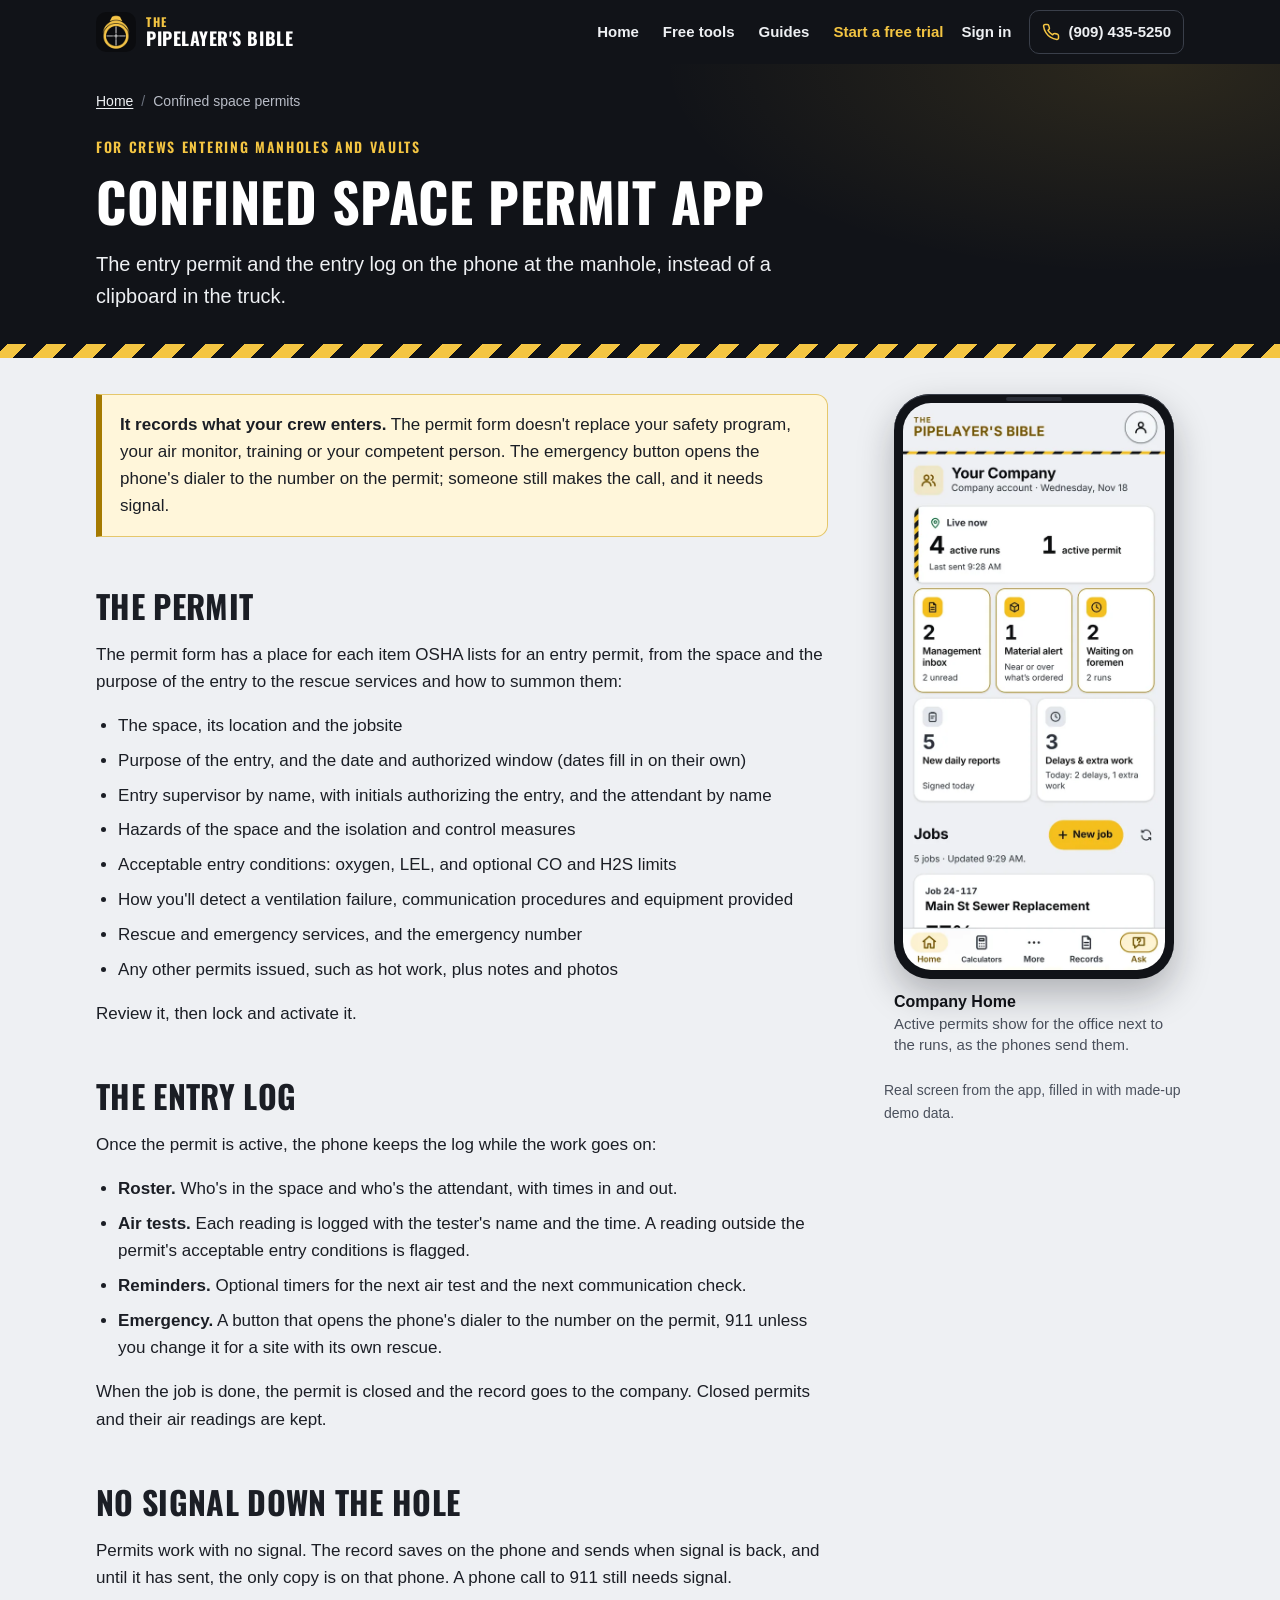
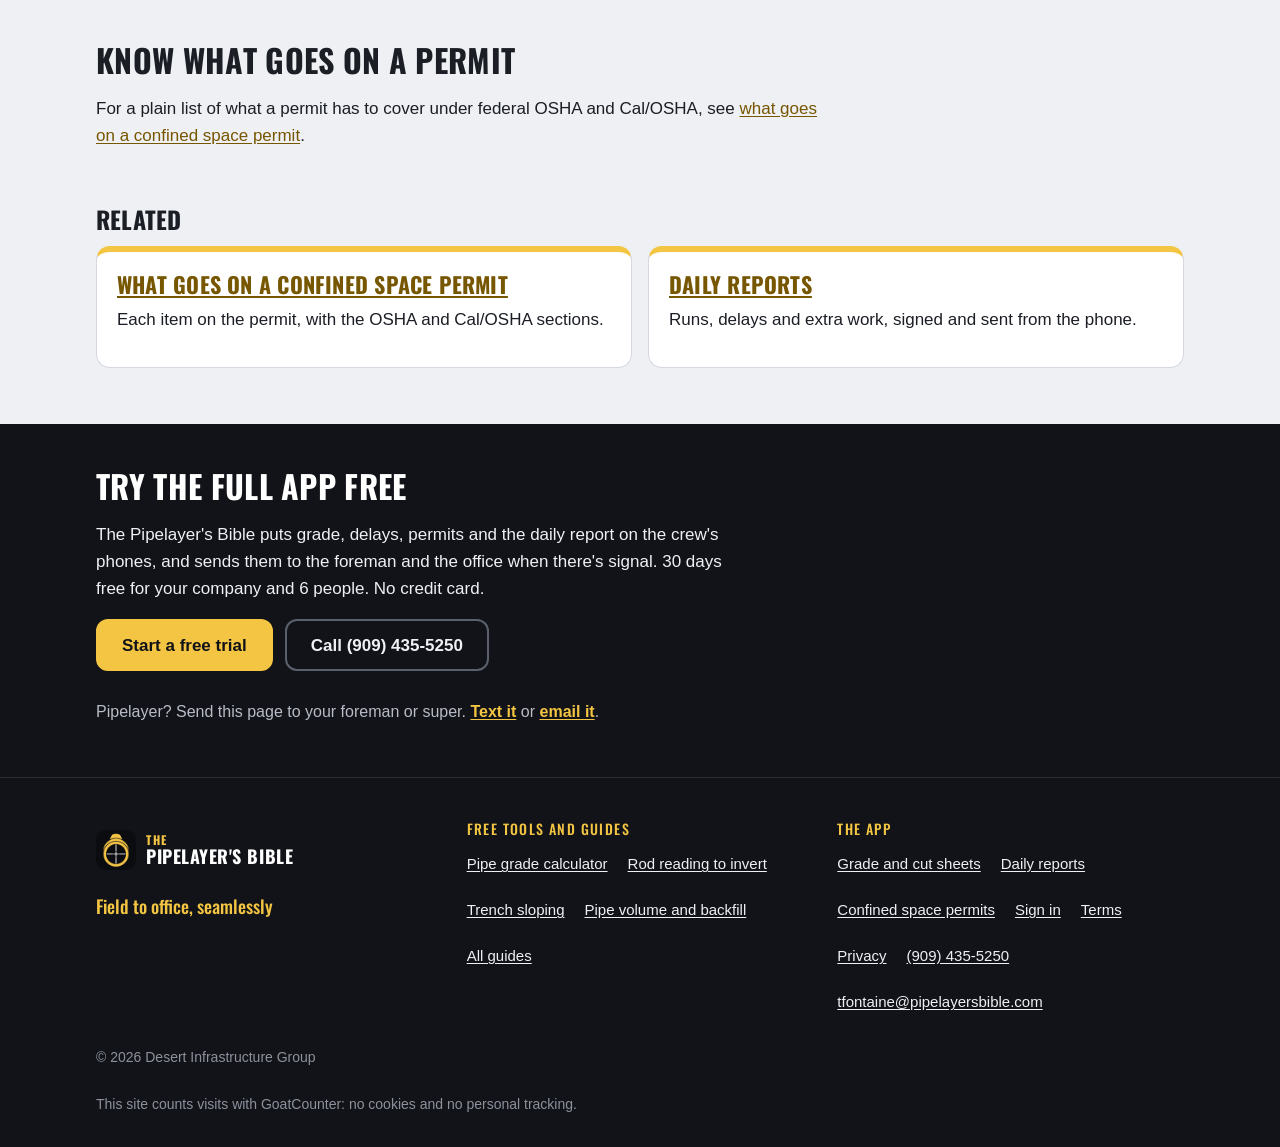
<file: confined-space-permit-app/index.html>
<!doctype html>
<html lang="en">
<head>
<meta charset="utf-8">
<meta name="viewport" content="width=device-width, initial-scale=1">
<title>Confined Space Permit App | The Pipelayer's Bible</title>
<link rel="preload" href="/fonts/oswald-latin-700-normal.woff2" as="font" type="font/woff2" crossorigin>
<link rel="stylesheet" href="/css/site.css">
<meta name="description" content="Confined space permit app for pipe crews: entry permit, entrant and attendant roster, air test log with tester and time, emergency dial button. Works offline.">
<link rel="canonical" href="https://pipelayersbible.com/confined-space-permit-app/">

<meta name="theme-color" content="#111318">
<meta name="color-scheme" content="light">
<meta property="og:type" content="website">
<meta property="og:site_name" content="The Pipelayer's Bible">
<meta property="og:title" content="Confined Space Permit App | The Pipelayer's Bible">
<meta property="og:description" content="Confined space permit app for pipe crews: entry permit, entrant and attendant roster, air test log with tester and time, emergency dial button. Works offline.">
<meta property="og:url" content="https://pipelayersbible.com/confined-space-permit-app/">
<meta property="og:image" content="https://pipelayersbible.com/img/og-share.png">
<meta property="og:image:width" content="1200">
<meta property="og:image:height" content="630">
<meta property="og:image:alt" content="The Pipelayer's Bible logo, a gold scope on black, with the words Field to office, seamlessly">
<meta name="twitter:card" content="summary_large_image">
<meta name="twitter:title" content="Confined Space Permit App | The Pipelayer's Bible">
<meta name="twitter:description" content="Confined space permit app for pipe crews: entry permit, entrant and attendant roster, air test log with tester and time, emergency dial button. Works offline.">
<meta name="twitter:image" content="https://pipelayersbible.com/img/og-share.png">
<link rel="icon" href="/favicon.ico" sizes="any">
<link rel="icon" href="/favicon-32.png" type="image/png" sizes="32x32">
<link rel="apple-touch-icon" href="/apple-touch-icon.png">
<script type="application/ld+json">
{
 "@context": "https://schema.org",
 "@graph": [
  {
   "@type": "Organization",
   "@id": "https://pipelayersbible.com/#org",
   "name": "The Pipelayer's Bible",
   "url": "https://pipelayersbible.com/",
   "logo": "https://pipelayersbible.com/img/logo-192.png",
   "telephone": "+1-909-435-5250",
   "email": "tfontaine@pipelayersbible.com"
  },
  {
   "@type": "WebPage",
   "@id": "https://pipelayersbible.com/confined-space-permit-app/",
   "url": "https://pipelayersbible.com/confined-space-permit-app/",
   "name": "Confined space permit app",
   "description": "Confined space permit app for pipe crews: entry permit, entrant and attendant roster, air test log with tester and time, emergency dial button. Works offline.",
   "inLanguage": "en-US",
   "isPartOf": {
    "@id": "https://pipelayersbible.com/#website"
   },
   "about": {
    "@id": "https://pipelayersbible.com/#app"
   },
   "publisher": {
    "@id": "https://pipelayersbible.com/#org"
   },
   "primaryImageOfPage": "https://pipelayersbible.com/img/og-share.png"
  },
  {
   "@type": "BreadcrumbList",
   "itemListElement": [
    {
     "@type": "ListItem",
     "position": 1,
     "name": "Home",
     "item": "https://pipelayersbible.com/"
    },
    {
     "@type": "ListItem",
     "position": 2,
     "name": "Confined space permits",
     "item": "https://pipelayersbible.com/confined-space-permit-app/"
    }
   ]
  }
 ]
}
</script>
</head>
<body>
<a class="skip" href="#main">Skip to content</a>
<header class="topbar">
  <div class="wrap">
    <a class="brand" href="/" aria-label="The Pipelayer's Bible, home">
      <img src="/img/logo-96.png" width="40" height="40" alt="">
      <span><small>The</small>Pipelayer's Bible</span>
    </a>
    <nav class="site-nav" aria-label="Main"><ul><li><a href="/">Home</a></li><li><a href="/tools/">Free tools</a></li><li><a href="/guides/">Guides</a></li><li><a href="/#start" class="nav-cta">Start a free trial</a></li></ul></nav>
    <a class="top-signin" href="https://app.pipelayersbible.com">Sign in</a>
    <a class="top-call" href="tel:+19094355250" aria-label="Call Thomas at (909) 435-5250">
      <svg viewBox="0 0 24 24" fill="none" stroke="currentColor" stroke-width="2" stroke-linecap="round" stroke-linejoin="round" aria-hidden="true"><path d="M22 16.9v3a2 2 0 0 1-2.2 2 19.8 19.8 0 0 1-8.6-3.1 19.5 19.5 0 0 1-6-6A19.8 19.8 0 0 1 2.1 4.2 2 2 0 0 1 4.1 2h3a2 2 0 0 1 2 1.7c.1.9.4 1.8.7 2.7a2 2 0 0 1-.5 2.1L8 9.8a16 16 0 0 0 6 6l1.3-1.3a2 2 0 0 1 2.1-.4c.9.3 1.8.6 2.7.7a2 2 0 0 1 1.7 2z"/></svg>
      <span class="word">Call</span><span class="num">(909) 435-5250</span>
    </a>
  </div>
</header>

<main id="main">
<section class="page-hero" aria-labelledby="page-title">
  <div class="wrap">
    <nav class="crumbs" aria-label="Breadcrumb"><ol><li><a href="/">Home</a></li><li><span aria-current="page">Confined space permits</span></li></ol></nav>
    <p class="eyebrow" style="margin-top:18px">For crews entering manholes and vaults</p>
    <h1 id="page-title">Confined space permit app</h1>
    <p class="lead">The entry permit and the entry log on the phone at the manhole, instead of a clipboard in the truck.</p>
  </div>
  <div class="stripe" aria-hidden="true"></div>
</section>
<div class="content"><div class="wrap"><div class="split"><div class="prose">
<div class="warn"><p><strong>It records what your crew enters.</strong> The permit form doesn't replace your safety program, your air monitor, training or your competent person. The emergency button opens the phone's dialer to the number on the permit; someone still makes the call, and it needs signal.</p></div>

<h2>The permit</h2>
<p>The permit form has a place for each item OSHA lists for an entry permit, from the space and the purpose of the entry to the rescue services and how to summon them:</p>
<ul>
<li>The space, its location and the jobsite</li>
<li>Purpose of the entry, and the date and authorized window (dates fill in on their own)</li>
<li>Entry supervisor by name, with initials authorizing the entry, and the attendant by name</li>
<li>Hazards of the space and the isolation and control measures</li>
<li>Acceptable entry conditions: oxygen, LEL, and optional CO and H2S limits</li>
<li>How you'll detect a ventilation failure, communication procedures and equipment provided</li>
<li>Rescue and emergency services, and the emergency number</li>
<li>Any other permits issued, such as hot work, plus notes and photos</li>
</ul>
<p>Review it, then lock and activate it.</p>

<h2>The entry log</h2>
<p>Once the permit is active, the phone keeps the log while the work goes on:</p>
<ul>
<li><strong>Roster.</strong> Who's in the space and who's the attendant, with times in and out.</li>
<li><strong>Air tests.</strong> Each reading is logged with the tester's name and the time. A reading outside the permit's acceptable entry conditions is flagged.</li>
<li><strong>Reminders.</strong> Optional timers for the next air test and the next communication check.</li>
<li><strong>Emergency.</strong> A button that opens the phone's dialer to the number on the permit, 911 unless you change it for a site with its own rescue.</li>
</ul>
<p>When the job is done, the permit is closed and the record goes to the company. Closed permits and their air readings are kept.</p>

<h2>No signal down the hole</h2>
<p>Permits work with no signal. The record saves on the phone and sends when signal is back, and until it has sent, the only copy is on that phone. A phone call to 911 still needs signal.</p>

<h2>Know what goes on a permit</h2>
<p>For a plain list of what a permit has to cover under federal OSHA and Cal/OSHA, see <a href="/guides/what-goes-on-a-confined-space-permit/">what goes on a confined space permit</a>.</p>
</div>
<div><figure class="shot"><div class="phone"><img src="/img/shot-office-busy.webp" width="560" height="1212" loading="lazy" decoding="async" alt="Company Home in the app for an example company: 4 active runs and 1 active permit live now, 5 daily reports signed today, 3 delays and extra work, and 5 jobs underway starting with Main St Sewer Replacement"></div><figcaption><b>Company Home</b>Active permits show for the office next to the runs, as the phones send them.</figcaption></figure><p style="font-size:14px;color:var(--muted)">Real screen from the app, filled in with made-up demo data.</p></div>
</div>
<section class="related" aria-labelledby="rel-title"><h2 id="rel-title">Related</h2><ul class="cards"><li class="card"><h3><a href="/guides/what-goes-on-a-confined-space-permit/">What goes on a confined space permit</a></h3><p>Each item on the permit, with the OSHA and Cal/OSHA sections.</p></li><li class="card"><h3><a href="/daily-reports-for-underground-crews/">Daily reports</a></h3><p>Runs, delays and extra work, signed and sent from the phone.</p></li></ul></section>
</div></div>
<section class="cta-band" aria-labelledby="cta-title">
  <div class="wrap">
    <h2 id="cta-title">Try the full app free</h2>
    <p>The Pipelayer's Bible puts grade, delays, permits and the daily report on the crew's phones, and sends them to the foreman and the office when there's signal. 30 days free for your company and 6 people. No credit card.</p>
    <div class="btns"><a class="btn btn-primary" href="/#start">Start a free trial</a><a class="btn btn-ghost" href="tel:+19094355250">Call (909) 435-5250</a></div>
    <p class="cta-share">Pipelayer? Send this page to your foreman or super. <a href="sms:?&body=Have%20a%20look%20at%20this%20for%20our%20crew%3A%20https%3A%2F%2Fpipelayersbible.com%2Fconfined-space-permit-app%2F">Text it</a> or <a href="mailto:?subject=The%20Pipelayer%27s%20Bible&body=Have%20a%20look%20at%20this%20for%20our%20crew%3A%20https%3A%2F%2Fpipelayersbible.com%2Fconfined-space-permit-app%2F">email it</a>.</p>
  </div>
</section>
</main>

<footer class="site-foot">
  <div class="wrap">
    <div class="foot-brand">
      <a class="brand" href="/" aria-label="The Pipelayer's Bible, home"><img src="/img/logo-96.png" width="40" height="40" alt=""><span><small>The</small>Pipelayer's Bible</span></a>
      <p>Field to office, seamlessly</p>
    </div>
    <div>
      <p class="foot-h">Free tools and guides</p>
      <ul class="foot-links">
        <li><a href="/tools/pipe-grade-calculator/">Pipe grade calculator</a></li>
        <li><a href="/tools/rod-reading-to-invert/">Rod reading to invert</a></li>
        <li><a href="/tools/trench-sloping/">Trench sloping</a></li>
        <li><a href="/tools/pipe-volume-weight/">Pipe volume and backfill</a></li>
        <li><a href="/guides/">All guides</a></li>
      </ul>
    </div>
    <div>
      <p class="foot-h">The app</p>
      <ul class="foot-links">
        <li><a href="/grade-and-cut-sheet-app/">Grade and cut sheets</a></li>
        <li><a href="/daily-reports-for-underground-crews/">Daily reports</a></li>
        <li><a href="/confined-space-permit-app/">Confined space permits</a></li>
        <li><a href="https://app.pipelayersbible.com">Sign in</a></li>
        <li><a href="https://app.pipelayersbible.com/terms.html">Terms</a></li>
        <li><a href="https://app.pipelayersbible.com/privacy.html">Privacy</a></li>
        <li><a href="tel:+19094355250">(909) 435-5250</a></li>
        <li><a href="mailto:tfontaine@pipelayersbible.com">tfontaine@pipelayersbible.com</a></li>
      </ul>
    </div>
    <p class="copy">&copy; 2026 Desert Infrastructure Group</p>
    <p class="copy">This site counts visits with GoatCounter: no cookies and no personal tracking.</p>
  </div>
</footer>
<script data-goatcounter="https://pipelayersbible.goatcounter.com/count" async src="https://gc.zgo.at/count.js"></script>
</body>
</html>
</file>
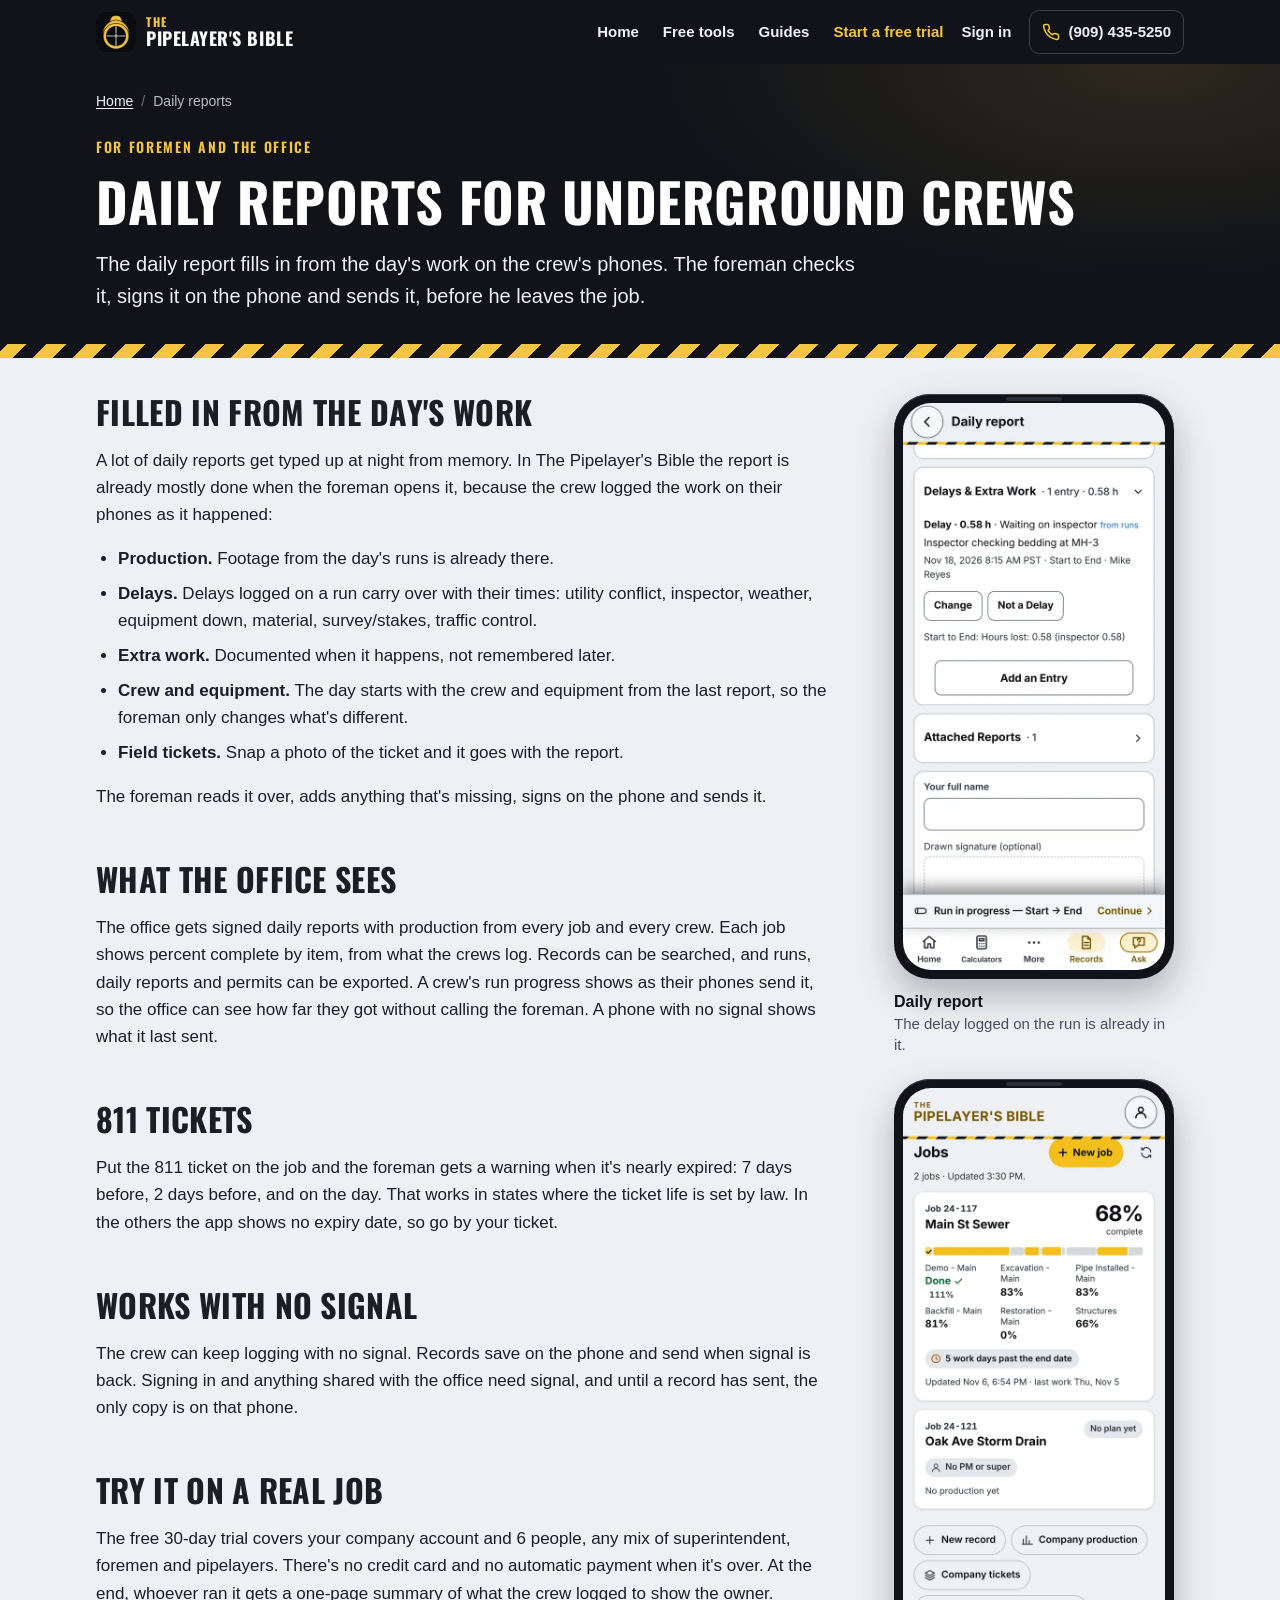
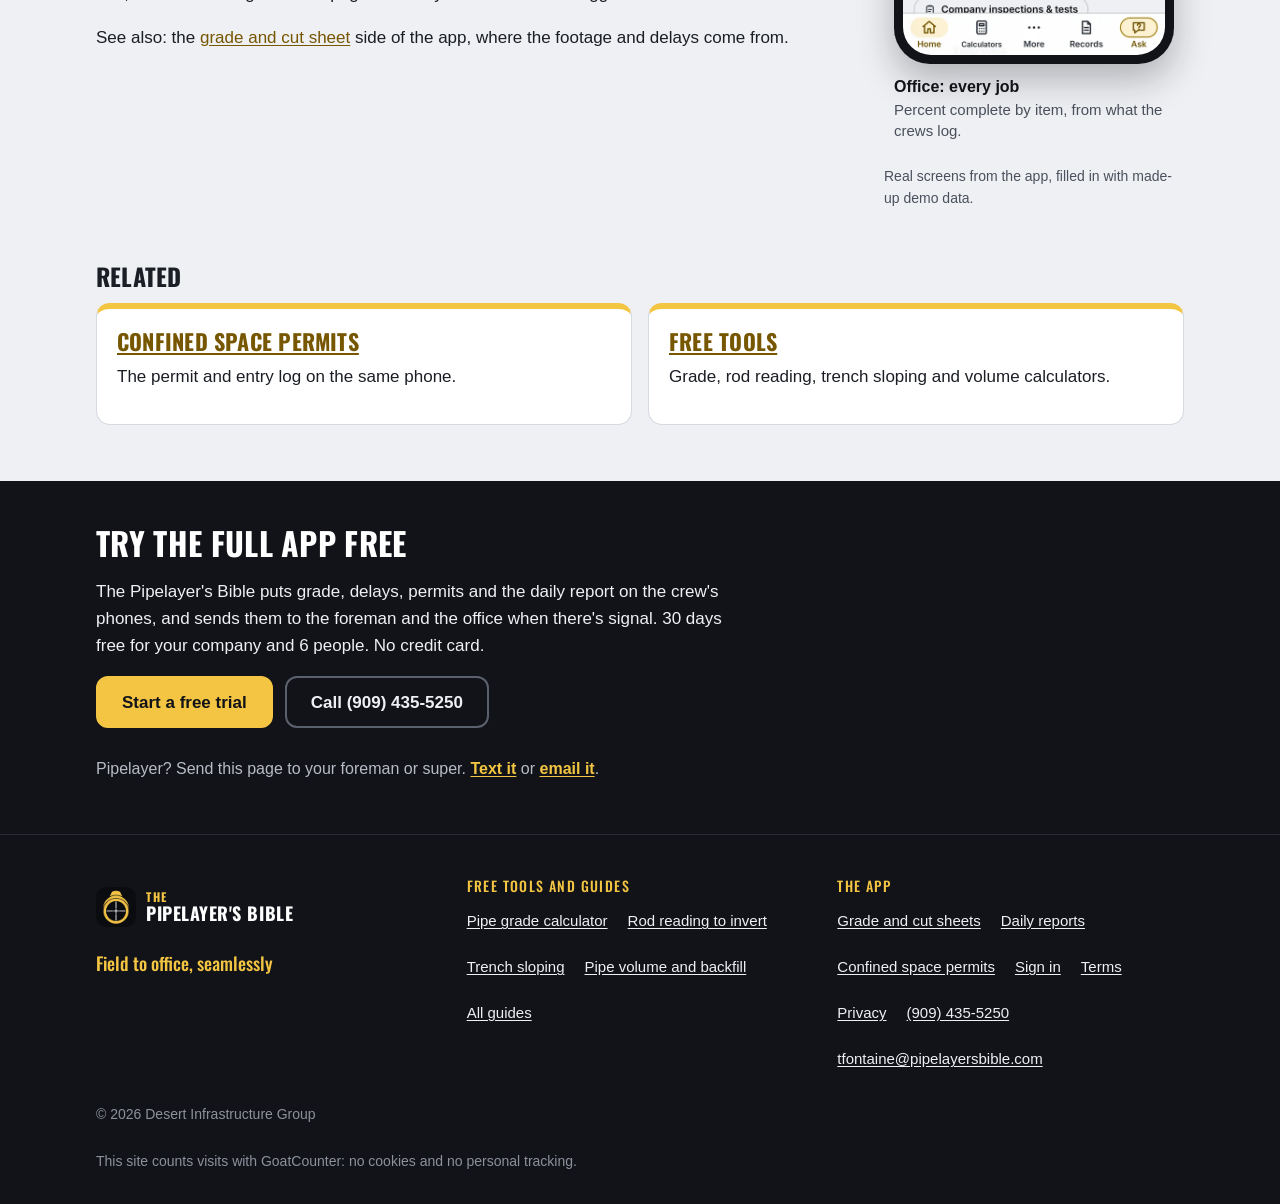
<file: daily-reports-for-underground-crews/index.html>
<!doctype html>
<html lang="en">
<head>
<meta charset="utf-8">
<meta name="viewport" content="width=device-width, initial-scale=1">
<title>Daily Report App for Underground Crews | The Pipelayer's Bible</title>
<link rel="preload" href="/fonts/oswald-latin-700-normal.woff2" as="font" type="font/woff2" crossorigin>
<link rel="stylesheet" href="/css/site.css">
<meta name="description" content="Underground construction daily reports filled in from the day's work: footage, time-stamped delays, extra work and field tickets. The foreman signs and sends.">
<link rel="canonical" href="https://pipelayersbible.com/daily-reports-for-underground-crews/">

<meta name="theme-color" content="#111318">
<meta name="color-scheme" content="light">
<meta property="og:type" content="website">
<meta property="og:site_name" content="The Pipelayer's Bible">
<meta property="og:title" content="Daily Report App for Underground Crews | The Pipelayer's Bible">
<meta property="og:description" content="Underground construction daily reports filled in from the day's work: footage, time-stamped delays, extra work and field tickets. The foreman signs and sends.">
<meta property="og:url" content="https://pipelayersbible.com/daily-reports-for-underground-crews/">
<meta property="og:image" content="https://pipelayersbible.com/img/og-share.png">
<meta property="og:image:width" content="1200">
<meta property="og:image:height" content="630">
<meta property="og:image:alt" content="The Pipelayer's Bible logo, a gold scope on black, with the words Field to office, seamlessly">
<meta name="twitter:card" content="summary_large_image">
<meta name="twitter:title" content="Daily Report App for Underground Crews | The Pipelayer's Bible">
<meta name="twitter:description" content="Underground construction daily reports filled in from the day's work: footage, time-stamped delays, extra work and field tickets. The foreman signs and sends.">
<meta name="twitter:image" content="https://pipelayersbible.com/img/og-share.png">
<link rel="icon" href="/favicon.ico" sizes="any">
<link rel="icon" href="/favicon-32.png" type="image/png" sizes="32x32">
<link rel="apple-touch-icon" href="/apple-touch-icon.png">
<script type="application/ld+json">
{
 "@context": "https://schema.org",
 "@graph": [
  {
   "@type": "Organization",
   "@id": "https://pipelayersbible.com/#org",
   "name": "The Pipelayer's Bible",
   "url": "https://pipelayersbible.com/",
   "logo": "https://pipelayersbible.com/img/logo-192.png",
   "telephone": "+1-909-435-5250",
   "email": "tfontaine@pipelayersbible.com"
  },
  {
   "@type": "WebPage",
   "@id": "https://pipelayersbible.com/daily-reports-for-underground-crews/",
   "url": "https://pipelayersbible.com/daily-reports-for-underground-crews/",
   "name": "Daily reports for underground crews",
   "description": "Underground construction daily reports filled in from the day's work: footage, time-stamped delays, extra work and field tickets. The foreman signs and sends.",
   "inLanguage": "en-US",
   "isPartOf": {
    "@id": "https://pipelayersbible.com/#website"
   },
   "about": {
    "@id": "https://pipelayersbible.com/#app"
   },
   "publisher": {
    "@id": "https://pipelayersbible.com/#org"
   },
   "primaryImageOfPage": "https://pipelayersbible.com/img/og-share.png"
  },
  {
   "@type": "BreadcrumbList",
   "itemListElement": [
    {
     "@type": "ListItem",
     "position": 1,
     "name": "Home",
     "item": "https://pipelayersbible.com/"
    },
    {
     "@type": "ListItem",
     "position": 2,
     "name": "Daily reports",
     "item": "https://pipelayersbible.com/daily-reports-for-underground-crews/"
    }
   ]
  }
 ]
}
</script>
</head>
<body>
<a class="skip" href="#main">Skip to content</a>
<header class="topbar">
  <div class="wrap">
    <a class="brand" href="/" aria-label="The Pipelayer's Bible, home">
      <img src="/img/logo-96.png" width="40" height="40" alt="">
      <span><small>The</small>Pipelayer's Bible</span>
    </a>
    <nav class="site-nav" aria-label="Main"><ul><li><a href="/">Home</a></li><li><a href="/tools/">Free tools</a></li><li><a href="/guides/">Guides</a></li><li><a href="/#start" class="nav-cta">Start a free trial</a></li></ul></nav>
    <a class="top-signin" href="https://app.pipelayersbible.com">Sign in</a>
    <a class="top-call" href="tel:+19094355250" aria-label="Call Thomas at (909) 435-5250">
      <svg viewBox="0 0 24 24" fill="none" stroke="currentColor" stroke-width="2" stroke-linecap="round" stroke-linejoin="round" aria-hidden="true"><path d="M22 16.9v3a2 2 0 0 1-2.2 2 19.8 19.8 0 0 1-8.6-3.1 19.5 19.5 0 0 1-6-6A19.8 19.8 0 0 1 2.1 4.2 2 2 0 0 1 4.1 2h3a2 2 0 0 1 2 1.7c.1.9.4 1.8.7 2.7a2 2 0 0 1-.5 2.1L8 9.8a16 16 0 0 0 6 6l1.3-1.3a2 2 0 0 1 2.1-.4c.9.3 1.8.6 2.7.7a2 2 0 0 1 1.7 2z"/></svg>
      <span class="word">Call</span><span class="num">(909) 435-5250</span>
    </a>
  </div>
</header>

<main id="main">
<section class="page-hero" aria-labelledby="page-title">
  <div class="wrap">
    <nav class="crumbs" aria-label="Breadcrumb"><ol><li><a href="/">Home</a></li><li><span aria-current="page">Daily reports</span></li></ol></nav>
    <p class="eyebrow" style="margin-top:18px">For foremen and the office</p>
    <h1 id="page-title">Daily reports for underground crews</h1>
    <p class="lead">The daily report fills in from the day's work on the crew's phones. The foreman checks it, signs it on the phone and sends it, before he leaves the job.</p>
  </div>
  <div class="stripe" aria-hidden="true"></div>
</section>
<div class="content"><div class="wrap"><div class="split"><div class="prose">
<h2>Filled in from the day's work</h2>
<p>A lot of daily reports get typed up at night from memory. In The Pipelayer's Bible the report is already mostly done when the foreman opens it, because the crew logged the work on their phones as it happened:</p>
<ul>
<li><strong>Production.</strong> Footage from the day's runs is already there.</li>
<li><strong>Delays.</strong> Delays logged on a run carry over with their times: utility conflict, inspector, weather, equipment down, material, survey/stakes, traffic control.</li>
<li><strong>Extra work.</strong> Documented when it happens, not remembered later.</li>
<li><strong>Crew and equipment.</strong> The day starts with the crew and equipment from the last report, so the foreman only changes what's different.</li>
<li><strong>Field tickets.</strong> Snap a photo of the ticket and it goes with the report.</li>
</ul>
<p>The foreman reads it over, adds anything that's missing, signs on the phone and sends it.</p>

<h2>What the office sees</h2>
<p>The office gets signed daily reports with production from every job and every crew. Each job shows percent complete by item, from what the crews log. Records can be searched, and runs, daily reports and permits can be exported. A crew's run progress shows as their phones send it, so the office can see how far they got without calling the foreman. A phone with no signal shows what it last sent.</p>

<h2>811 tickets</h2>
<p>Put the 811 ticket on the job and the foreman gets a warning when it's nearly expired: 7 days before, 2 days before, and on the day. That works in states where the ticket life is set by law. In the others the app shows no expiry date, so go by your ticket.</p>

<h2>Works with no signal</h2>
<p>The crew can keep logging with no signal. Records save on the phone and send when signal is back. Signing in and anything shared with the office need signal, and until a record has sent, the only copy is on that phone.</p>

<h2>Try it on a real job</h2>
<p>The free 30-day trial covers your company account and 6 people, any mix of superintendent, foremen and pipelayers. There's no credit card and no automatic payment when it's over. At the end, whoever ran it gets a one-page summary of what the crew logged to show the owner.</p>
<p>See also: the <a href="/grade-and-cut-sheet-app/">grade and cut sheet</a> side of the app, where the footage and delays come from.</p>
</div>
<div><figure class="shot"><div class="phone"><img src="/img/shot-daily-report.webp" width="560" height="1212" loading="lazy" decoding="async" alt="Daily report screen: the Delays and Extra Work section already shows a 0.58 hour delay, waiting on inspector, carried over from the run, ready to sign"></div><figcaption><b>Daily report</b>The delay logged on the run is already in it.</figcaption></figure><figure class="shot"><div class="phone"><img src="/img/shot-office-jobs.webp" width="560" height="1212" loading="lazy" decoding="async" alt="Company Home for the office: Main St Sewer at 68 percent complete with progress for demo, excavation, pipe installed, backfill, restoration and structures, and a second job with no plan yet"></div><figcaption><b>Office: every job</b>Percent complete by item, from what the crews log.</figcaption></figure><p style="font-size:14px;color:var(--muted)">Real screens from the app, filled in with made-up demo data.</p></div>
</div>
<section class="related" aria-labelledby="rel-title"><h2 id="rel-title">Related</h2><ul class="cards"><li class="card"><h3><a href="/confined-space-permit-app/">Confined space permits</a></h3><p>The permit and entry log on the same phone.</p></li><li class="card"><h3><a href="/tools/">Free tools</a></h3><p>Grade, rod reading, trench sloping and volume calculators.</p></li></ul></section>
</div></div>
<section class="cta-band" aria-labelledby="cta-title">
  <div class="wrap">
    <h2 id="cta-title">Try the full app free</h2>
    <p>The Pipelayer's Bible puts grade, delays, permits and the daily report on the crew's phones, and sends them to the foreman and the office when there's signal. 30 days free for your company and 6 people. No credit card.</p>
    <div class="btns"><a class="btn btn-primary" href="/#start">Start a free trial</a><a class="btn btn-ghost" href="tel:+19094355250">Call (909) 435-5250</a></div>
    <p class="cta-share">Pipelayer? Send this page to your foreman or super. <a href="sms:?&body=Have%20a%20look%20at%20this%20for%20our%20crew%3A%20https%3A%2F%2Fpipelayersbible.com%2Fdaily-reports-for-underground-crews%2F">Text it</a> or <a href="mailto:?subject=The%20Pipelayer%27s%20Bible&body=Have%20a%20look%20at%20this%20for%20our%20crew%3A%20https%3A%2F%2Fpipelayersbible.com%2Fdaily-reports-for-underground-crews%2F">email it</a>.</p>
  </div>
</section>
</main>

<footer class="site-foot">
  <div class="wrap">
    <div class="foot-brand">
      <a class="brand" href="/" aria-label="The Pipelayer's Bible, home"><img src="/img/logo-96.png" width="40" height="40" alt=""><span><small>The</small>Pipelayer's Bible</span></a>
      <p>Field to office, seamlessly</p>
    </div>
    <div>
      <p class="foot-h">Free tools and guides</p>
      <ul class="foot-links">
        <li><a href="/tools/pipe-grade-calculator/">Pipe grade calculator</a></li>
        <li><a href="/tools/rod-reading-to-invert/">Rod reading to invert</a></li>
        <li><a href="/tools/trench-sloping/">Trench sloping</a></li>
        <li><a href="/tools/pipe-volume-weight/">Pipe volume and backfill</a></li>
        <li><a href="/guides/">All guides</a></li>
      </ul>
    </div>
    <div>
      <p class="foot-h">The app</p>
      <ul class="foot-links">
        <li><a href="/grade-and-cut-sheet-app/">Grade and cut sheets</a></li>
        <li><a href="/daily-reports-for-underground-crews/">Daily reports</a></li>
        <li><a href="/confined-space-permit-app/">Confined space permits</a></li>
        <li><a href="https://app.pipelayersbible.com">Sign in</a></li>
        <li><a href="https://app.pipelayersbible.com/terms.html">Terms</a></li>
        <li><a href="https://app.pipelayersbible.com/privacy.html">Privacy</a></li>
        <li><a href="tel:+19094355250">(909) 435-5250</a></li>
        <li><a href="mailto:tfontaine@pipelayersbible.com">tfontaine@pipelayersbible.com</a></li>
      </ul>
    </div>
    <p class="copy">&copy; 2026 Desert Infrastructure Group</p>
    <p class="copy">This site counts visits with GoatCounter: no cookies and no personal tracking.</p>
  </div>
</footer>
<script data-goatcounter="https://pipelayersbible.goatcounter.com/count" async src="https://gc.zgo.at/count.js"></script>
</body>
</html>
</file>
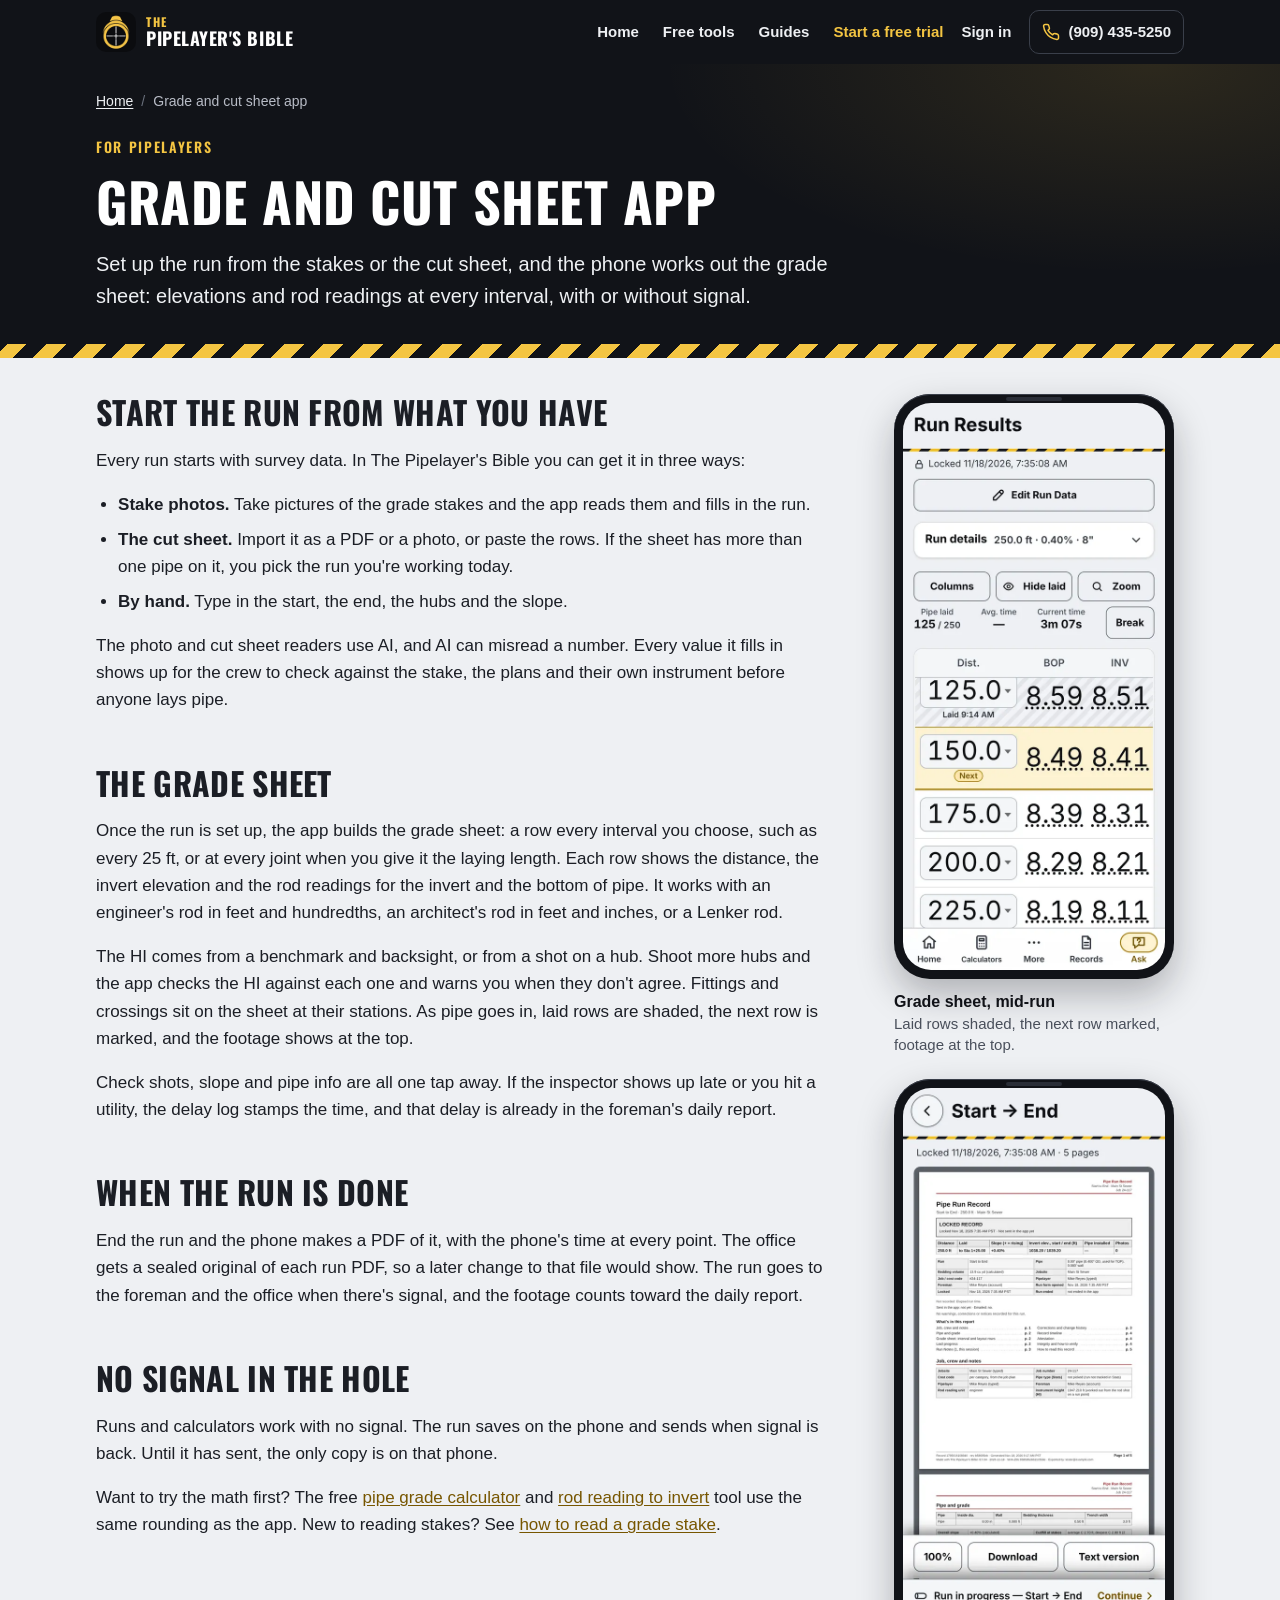
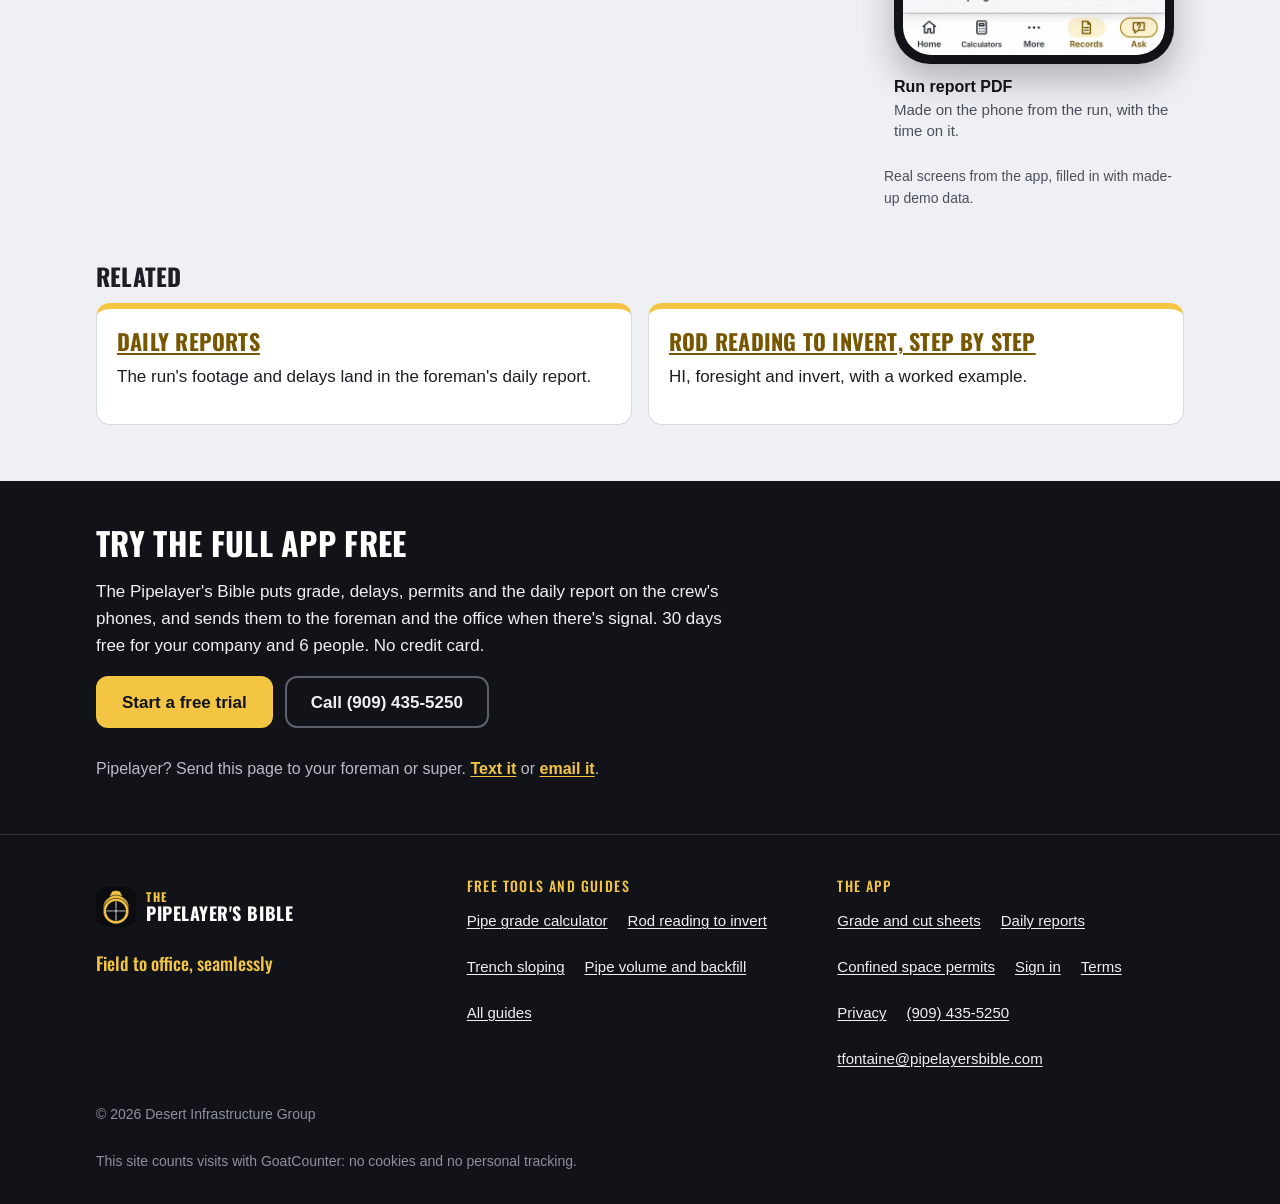
<file: grade-and-cut-sheet-app/index.html>
<!doctype html>
<html lang="en">
<head>
<meta charset="utf-8">
<meta name="viewport" content="width=device-width, initial-scale=1">
<title>Grade Stake and Cut Sheet App | The Pipelayer's Bible</title>
<link rel="preload" href="/fonts/oswald-latin-700-normal.woff2" as="font" type="font/woff2" crossorigin>
<link rel="stylesheet" href="/css/site.css">
<meta name="description" content="Pipe grade app: set up a run from grade stake photos, a cut sheet or typed survey data, and get a grade sheet with invert and BOP rod readings at every interval.">
<link rel="canonical" href="https://pipelayersbible.com/grade-and-cut-sheet-app/">

<meta name="theme-color" content="#111318">
<meta name="color-scheme" content="light">
<meta property="og:type" content="website">
<meta property="og:site_name" content="The Pipelayer's Bible">
<meta property="og:title" content="Grade Stake and Cut Sheet App | The Pipelayer's Bible">
<meta property="og:description" content="Pipe grade app: set up a run from grade stake photos, a cut sheet or typed survey data, and get a grade sheet with invert and BOP rod readings at every interval.">
<meta property="og:url" content="https://pipelayersbible.com/grade-and-cut-sheet-app/">
<meta property="og:image" content="https://pipelayersbible.com/img/og-share.png">
<meta property="og:image:width" content="1200">
<meta property="og:image:height" content="630">
<meta property="og:image:alt" content="The Pipelayer's Bible logo, a gold scope on black, with the words Field to office, seamlessly">
<meta name="twitter:card" content="summary_large_image">
<meta name="twitter:title" content="Grade Stake and Cut Sheet App | The Pipelayer's Bible">
<meta name="twitter:description" content="Pipe grade app: set up a run from grade stake photos, a cut sheet or typed survey data, and get a grade sheet with invert and BOP rod readings at every interval.">
<meta name="twitter:image" content="https://pipelayersbible.com/img/og-share.png">
<link rel="icon" href="/favicon.ico" sizes="any">
<link rel="icon" href="/favicon-32.png" type="image/png" sizes="32x32">
<link rel="apple-touch-icon" href="/apple-touch-icon.png">
<script type="application/ld+json">
{
 "@context": "https://schema.org",
 "@graph": [
  {
   "@type": "Organization",
   "@id": "https://pipelayersbible.com/#org",
   "name": "The Pipelayer's Bible",
   "url": "https://pipelayersbible.com/",
   "logo": "https://pipelayersbible.com/img/logo-192.png",
   "telephone": "+1-909-435-5250",
   "email": "tfontaine@pipelayersbible.com"
  },
  {
   "@type": "WebPage",
   "@id": "https://pipelayersbible.com/grade-and-cut-sheet-app/",
   "url": "https://pipelayersbible.com/grade-and-cut-sheet-app/",
   "name": "Grade and cut sheet app",
   "description": "Pipe grade app: set up a run from grade stake photos, a cut sheet or typed survey data, and get a grade sheet with invert and BOP rod readings at every interval.",
   "inLanguage": "en-US",
   "isPartOf": {
    "@id": "https://pipelayersbible.com/#website"
   },
   "about": {
    "@id": "https://pipelayersbible.com/#app"
   },
   "publisher": {
    "@id": "https://pipelayersbible.com/#org"
   },
   "primaryImageOfPage": "https://pipelayersbible.com/img/og-share.png"
  },
  {
   "@type": "BreadcrumbList",
   "itemListElement": [
    {
     "@type": "ListItem",
     "position": 1,
     "name": "Home",
     "item": "https://pipelayersbible.com/"
    },
    {
     "@type": "ListItem",
     "position": 2,
     "name": "Grade and cut sheet app",
     "item": "https://pipelayersbible.com/grade-and-cut-sheet-app/"
    }
   ]
  }
 ]
}
</script>
</head>
<body>
<a class="skip" href="#main">Skip to content</a>
<header class="topbar">
  <div class="wrap">
    <a class="brand" href="/" aria-label="The Pipelayer's Bible, home">
      <img src="/img/logo-96.png" width="40" height="40" alt="">
      <span><small>The</small>Pipelayer's Bible</span>
    </a>
    <nav class="site-nav" aria-label="Main"><ul><li><a href="/">Home</a></li><li><a href="/tools/">Free tools</a></li><li><a href="/guides/">Guides</a></li><li><a href="/#start" class="nav-cta">Start a free trial</a></li></ul></nav>
    <a class="top-signin" href="https://app.pipelayersbible.com">Sign in</a>
    <a class="top-call" href="tel:+19094355250" aria-label="Call Thomas at (909) 435-5250">
      <svg viewBox="0 0 24 24" fill="none" stroke="currentColor" stroke-width="2" stroke-linecap="round" stroke-linejoin="round" aria-hidden="true"><path d="M22 16.9v3a2 2 0 0 1-2.2 2 19.8 19.8 0 0 1-8.6-3.1 19.5 19.5 0 0 1-6-6A19.8 19.8 0 0 1 2.1 4.2 2 2 0 0 1 4.1 2h3a2 2 0 0 1 2 1.7c.1.9.4 1.8.7 2.7a2 2 0 0 1-.5 2.1L8 9.8a16 16 0 0 0 6 6l1.3-1.3a2 2 0 0 1 2.1-.4c.9.3 1.8.6 2.7.7a2 2 0 0 1 1.7 2z"/></svg>
      <span class="word">Call</span><span class="num">(909) 435-5250</span>
    </a>
  </div>
</header>

<main id="main">
<section class="page-hero" aria-labelledby="page-title">
  <div class="wrap">
    <nav class="crumbs" aria-label="Breadcrumb"><ol><li><a href="/">Home</a></li><li><span aria-current="page">Grade and cut sheet app</span></li></ol></nav>
    <p class="eyebrow" style="margin-top:18px">For pipelayers</p>
    <h1 id="page-title">Grade and cut sheet app</h1>
    <p class="lead">Set up the run from the stakes or the cut sheet, and the phone works out the grade sheet: elevations and rod readings at every interval, with or without signal.</p>
  </div>
  <div class="stripe" aria-hidden="true"></div>
</section>
<div class="content"><div class="wrap"><div class="split"><div class="prose">
<h2>Start the run from what you have</h2>
<p>Every run starts with survey data. In The Pipelayer's Bible you can get it in three ways:</p>
<ul>
<li><strong>Stake photos.</strong> Take pictures of the grade stakes and the app reads them and fills in the run.</li>
<li><strong>The cut sheet.</strong> Import it as a PDF or a photo, or paste the rows. If the sheet has more than one pipe on it, you pick the run you're working today.</li>
<li><strong>By hand.</strong> Type in the start, the end, the hubs and the slope.</li>
</ul>
<p>The photo and cut sheet readers use AI, and AI can misread a number. Every value it fills in shows up for the crew to check against the stake, the plans and their own instrument before anyone lays pipe.</p>

<h2>The grade sheet</h2>
<p>Once the run is set up, the app builds the grade sheet: a row every interval you choose, such as every 25 ft, or at every joint when you give it the laying length. Each row shows the distance, the invert elevation and the rod readings for the invert and the bottom of pipe. It works with an engineer's rod in feet and hundredths, an architect's rod in feet and inches, or a Lenker rod.</p>
<p>The HI comes from a benchmark and backsight, or from a shot on a hub. Shoot more hubs and the app checks the HI against each one and warns you when they don't agree. Fittings and crossings sit on the sheet at their stations. As pipe goes in, laid rows are shaded, the next row is marked, and the footage shows at the top.</p>
<p>Check shots, slope and pipe info are all one tap away. If the inspector shows up late or you hit a utility, the delay log stamps the time, and that delay is already in the foreman's daily report.</p>

<h2>When the run is done</h2>
<p>End the run and the phone makes a PDF of it, with the phone's time at every point. The office gets a sealed original of each run PDF, so a later change to that file would show. The run goes to the foreman and the office when there's signal, and the footage counts toward the daily report.</p>

<h2>No signal in the hole</h2>
<p>Runs and calculators work with no signal. The run saves on the phone and sends when signal is back. Until it has sent, the only copy is on that phone.</p>
<p>Want to try the math first? The free <a href="/tools/pipe-grade-calculator/">pipe grade calculator</a> and <a href="/tools/rod-reading-to-invert/">rod reading to invert</a> tool use the same rounding as the app. New to reading stakes? See <a href="/guides/how-to-read-a-grade-stake/">how to read a grade stake</a>.</p>
</div>
<div><figure class="shot"><div class="phone"><img src="/img/shot-grade-sheet.webp" width="560" height="1212" loading="lazy" decoding="async" alt="Run Results screen: a grade sheet for a 250 foot, 8 inch run at 0.40 percent, 125 feet laid, rows of distance with BOP and invert rod readings, the laid rows shaded and the next row marked"></div><figcaption><b>Grade sheet, mid-run</b>Laid rows shaded, the next row marked, footage at the top.</figcaption></figure><figure class="shot"><div class="phone"><img src="/img/shot-run-report.webp" width="560" height="1212" loading="lazy" decoding="async" alt="The run report PDF open on the phone: a five-page Pipe Run Record for Main St Sewer with the locked time, distance, slope and invert elevations"></div><figcaption><b>Run report PDF</b>Made on the phone from the run, with the time on it.</figcaption></figure><p class="demo-note" style="font-size:14px;color:var(--muted)">Real screens from the app, filled in with made-up demo data.</p></div>
</div>
<section class="related" aria-labelledby="rel-title"><h2 id="rel-title">Related</h2><ul class="cards"><li class="card"><h3><a href="/daily-reports-for-underground-crews/">Daily reports</a></h3><p>The run's footage and delays land in the foreman's daily report.</p></li><li class="card"><h3><a href="/guides/rod-reading-to-invert-step-by-step/">Rod reading to invert, step by step</a></h3><p>HI, foresight and invert, with a worked example.</p></li></ul></section>
</div></div>
<section class="cta-band" aria-labelledby="cta-title">
  <div class="wrap">
    <h2 id="cta-title">Try the full app free</h2>
    <p>The Pipelayer's Bible puts grade, delays, permits and the daily report on the crew's phones, and sends them to the foreman and the office when there's signal. 30 days free for your company and 6 people. No credit card.</p>
    <div class="btns"><a class="btn btn-primary" href="/#start">Start a free trial</a><a class="btn btn-ghost" href="tel:+19094355250">Call (909) 435-5250</a></div>
    <p class="cta-share">Pipelayer? Send this page to your foreman or super. <a href="sms:?&body=Have%20a%20look%20at%20this%20for%20our%20crew%3A%20https%3A%2F%2Fpipelayersbible.com%2Fgrade-and-cut-sheet-app%2F">Text it</a> or <a href="mailto:?subject=The%20Pipelayer%27s%20Bible&body=Have%20a%20look%20at%20this%20for%20our%20crew%3A%20https%3A%2F%2Fpipelayersbible.com%2Fgrade-and-cut-sheet-app%2F">email it</a>.</p>
  </div>
</section>
</main>

<footer class="site-foot">
  <div class="wrap">
    <div class="foot-brand">
      <a class="brand" href="/" aria-label="The Pipelayer's Bible, home"><img src="/img/logo-96.png" width="40" height="40" alt=""><span><small>The</small>Pipelayer's Bible</span></a>
      <p>Field to office, seamlessly</p>
    </div>
    <div>
      <p class="foot-h">Free tools and guides</p>
      <ul class="foot-links">
        <li><a href="/tools/pipe-grade-calculator/">Pipe grade calculator</a></li>
        <li><a href="/tools/rod-reading-to-invert/">Rod reading to invert</a></li>
        <li><a href="/tools/trench-sloping/">Trench sloping</a></li>
        <li><a href="/tools/pipe-volume-weight/">Pipe volume and backfill</a></li>
        <li><a href="/guides/">All guides</a></li>
      </ul>
    </div>
    <div>
      <p class="foot-h">The app</p>
      <ul class="foot-links">
        <li><a href="/grade-and-cut-sheet-app/">Grade and cut sheets</a></li>
        <li><a href="/daily-reports-for-underground-crews/">Daily reports</a></li>
        <li><a href="/confined-space-permit-app/">Confined space permits</a></li>
        <li><a href="https://app.pipelayersbible.com">Sign in</a></li>
        <li><a href="https://app.pipelayersbible.com/terms.html">Terms</a></li>
        <li><a href="https://app.pipelayersbible.com/privacy.html">Privacy</a></li>
        <li><a href="tel:+19094355250">(909) 435-5250</a></li>
        <li><a href="mailto:tfontaine@pipelayersbible.com">tfontaine@pipelayersbible.com</a></li>
      </ul>
    </div>
    <p class="copy">&copy; 2026 Desert Infrastructure Group</p>
    <p class="copy">This site counts visits with GoatCounter: no cookies and no personal tracking.</p>
  </div>
</footer>
<script data-goatcounter="https://pipelayersbible.goatcounter.com/count" async src="https://gc.zgo.at/count.js"></script>
</body>
</html>
</file>
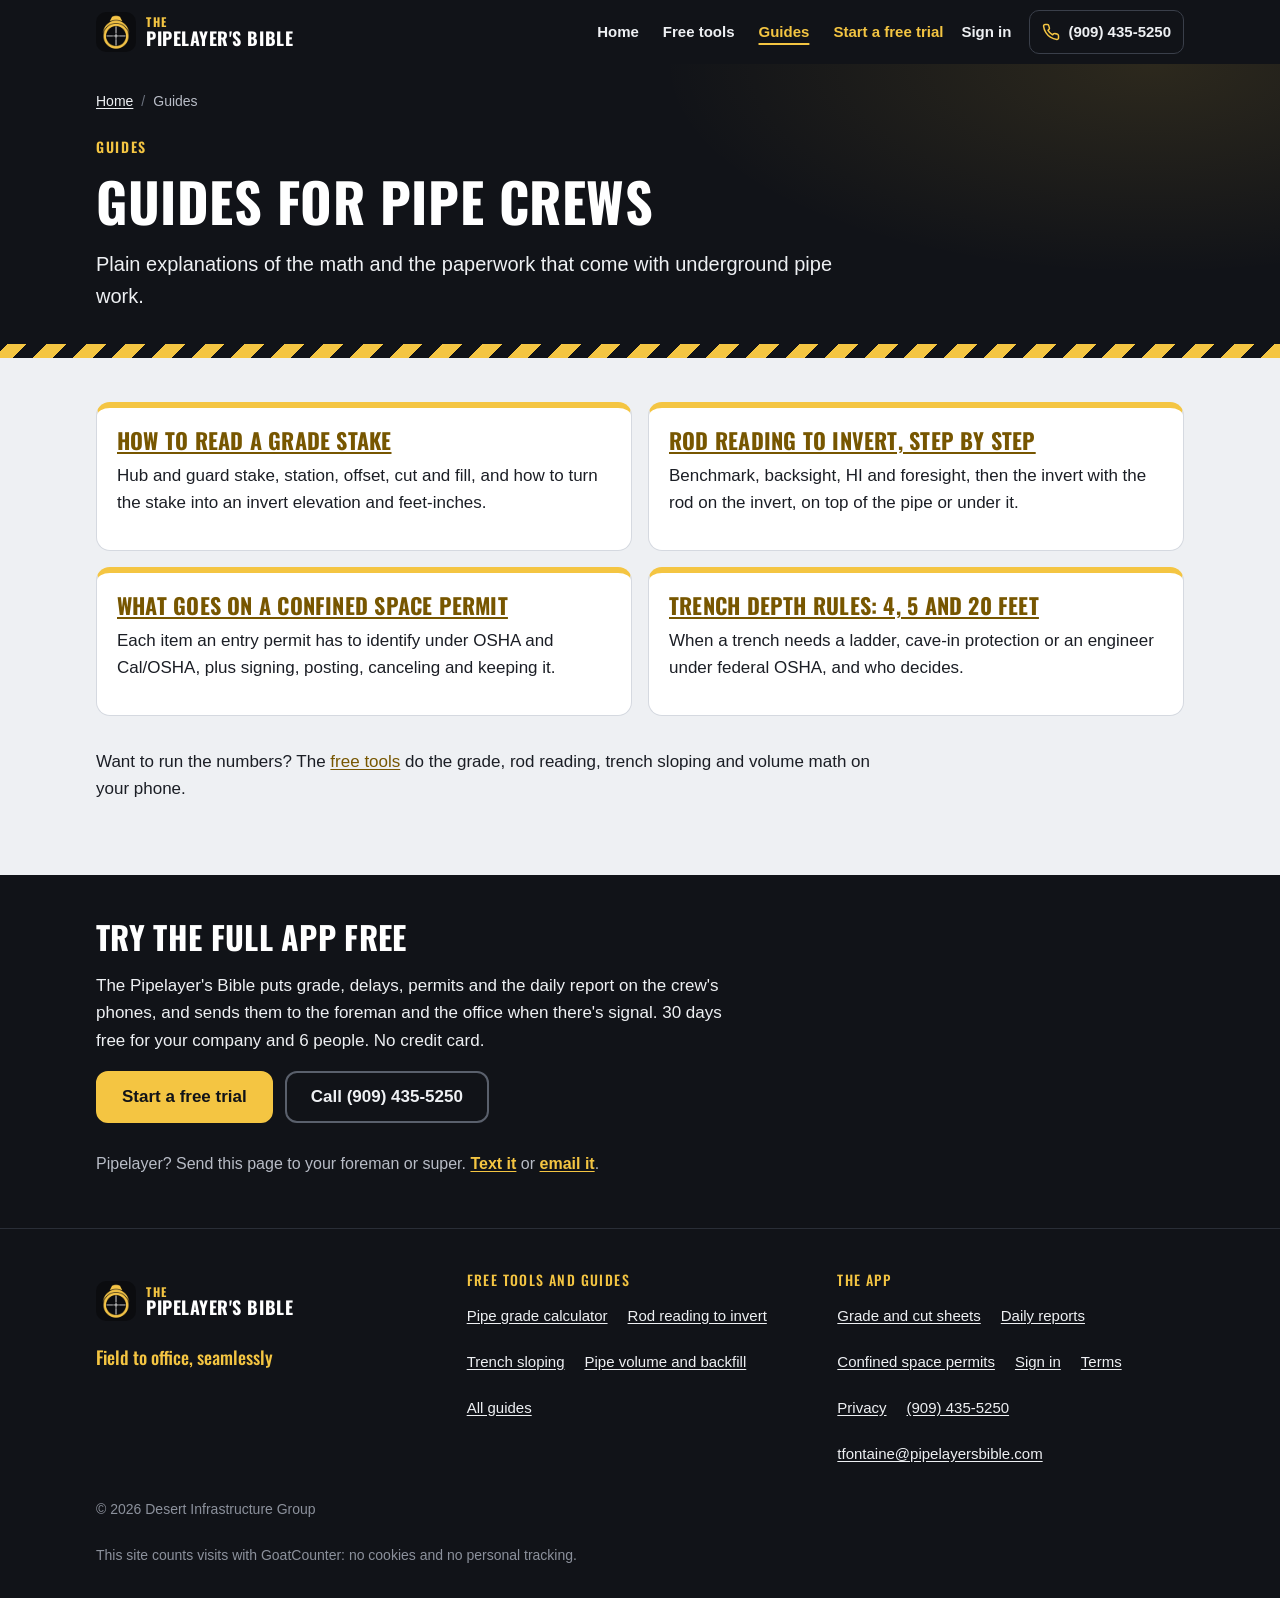
<file: guides/index.html>
<!doctype html>
<html lang="en">
<head>
<meta charset="utf-8">
<meta name="viewport" content="width=device-width, initial-scale=1">
<title>Guides for Pipelayers | The Pipelayer's Bible</title>
<link rel="preload" href="/fonts/oswald-latin-700-normal.woff2" as="font" type="font/woff2" crossorigin>
<link rel="stylesheet" href="/css/site.css">
<meta name="description" content="Plain guides for underground pipe crews: how to read a grade stake, rod reading to invert, what goes on a confined space permit, and trench depth rules.">
<link rel="canonical" href="https://pipelayersbible.com/guides/">

<meta name="theme-color" content="#111318">
<meta name="color-scheme" content="light">
<meta property="og:type" content="website">
<meta property="og:site_name" content="The Pipelayer's Bible">
<meta property="og:title" content="Guides for Pipelayers | The Pipelayer's Bible">
<meta property="og:description" content="Plain guides for underground pipe crews: how to read a grade stake, rod reading to invert, what goes on a confined space permit, and trench depth rules.">
<meta property="og:url" content="https://pipelayersbible.com/guides/">
<meta property="og:image" content="https://pipelayersbible.com/img/og-share.png">
<meta property="og:image:width" content="1200">
<meta property="og:image:height" content="630">
<meta property="og:image:alt" content="The Pipelayer's Bible logo, a gold scope on black, with the words Field to office, seamlessly">
<meta name="twitter:card" content="summary_large_image">
<meta name="twitter:title" content="Guides for Pipelayers | The Pipelayer's Bible">
<meta name="twitter:description" content="Plain guides for underground pipe crews: how to read a grade stake, rod reading to invert, what goes on a confined space permit, and trench depth rules.">
<meta name="twitter:image" content="https://pipelayersbible.com/img/og-share.png">
<link rel="icon" href="/favicon.ico" sizes="any">
<link rel="icon" href="/favicon-32.png" type="image/png" sizes="32x32">
<link rel="apple-touch-icon" href="/apple-touch-icon.png">
<script type="application/ld+json">
{
 "@context": "https://schema.org",
 "@graph": [
  {
   "@type": "Organization",
   "@id": "https://pipelayersbible.com/#org",
   "name": "The Pipelayer's Bible",
   "url": "https://pipelayersbible.com/",
   "logo": "https://pipelayersbible.com/img/logo-192.png",
   "telephone": "+1-909-435-5250",
   "email": "tfontaine@pipelayersbible.com"
  },
  {
   "@type": "CollectionPage",
   "name": "Guides for pipe crews",
   "url": "https://pipelayersbible.com/guides/",
   "description": "Plain guides for underground pipe crews: how to read a grade stake, rod reading to invert, what goes on a confined space permit, and trench depth rules.",
   "publisher": {
    "@id": "https://pipelayersbible.com/#org"
   },
   "mainEntity": {
    "@type": "ItemList",
    "itemListElement": [
     {
      "@type": "ListItem",
      "position": 1,
      "url": "https://pipelayersbible.com/guides/how-to-read-a-grade-stake/",
      "name": "How to read a grade stake"
     },
     {
      "@type": "ListItem",
      "position": 2,
      "url": "https://pipelayersbible.com/guides/rod-reading-to-invert-step-by-step/",
      "name": "Rod reading to invert, step by step"
     },
     {
      "@type": "ListItem",
      "position": 3,
      "url": "https://pipelayersbible.com/guides/what-goes-on-a-confined-space-permit/",
      "name": "What goes on a confined space permit"
     }
    ]
   }
  },
  {
   "@type": "BreadcrumbList",
   "itemListElement": [
    {
     "@type": "ListItem",
     "position": 1,
     "name": "Home",
     "item": "https://pipelayersbible.com/"
    },
    {
     "@type": "ListItem",
     "position": 2,
     "name": "Guides",
     "item": "https://pipelayersbible.com/guides/"
    }
   ]
  }
 ]
}
</script>
</head>
<body>
<a class="skip" href="#main">Skip to content</a>
<header class="topbar">
  <div class="wrap">
    <a class="brand" href="/" aria-label="The Pipelayer's Bible, home">
      <img src="/img/logo-96.png" width="40" height="40" alt="">
      <span><small>The</small>Pipelayer's Bible</span>
    </a>
    <nav class="site-nav" aria-label="Main"><ul><li><a href="/">Home</a></li><li><a href="/tools/">Free tools</a></li><li><a href="/guides/" aria-current="page">Guides</a></li><li><a href="/#start" class="nav-cta">Start a free trial</a></li></ul></nav>
    <a class="top-signin" href="https://app.pipelayersbible.com">Sign in</a>
    <a class="top-call" href="tel:+19094355250" aria-label="Call Thomas at (909) 435-5250">
      <svg viewBox="0 0 24 24" fill="none" stroke="currentColor" stroke-width="2" stroke-linecap="round" stroke-linejoin="round" aria-hidden="true"><path d="M22 16.9v3a2 2 0 0 1-2.2 2 19.8 19.8 0 0 1-8.6-3.1 19.5 19.5 0 0 1-6-6A19.8 19.8 0 0 1 2.1 4.2 2 2 0 0 1 4.1 2h3a2 2 0 0 1 2 1.7c.1.9.4 1.8.7 2.7a2 2 0 0 1-.5 2.1L8 9.8a16 16 0 0 0 6 6l1.3-1.3a2 2 0 0 1 2.1-.4c.9.3 1.8.6 2.7.7a2 2 0 0 1 1.7 2z"/></svg>
      <span class="word">Call</span><span class="num">(909) 435-5250</span>
    </a>
  </div>
</header>

<main id="main">
<section class="page-hero" aria-labelledby="page-title">
  <div class="wrap">
    <nav class="crumbs" aria-label="Breadcrumb"><ol><li><a href="/">Home</a></li><li><span aria-current="page">Guides</span></li></ol></nav>
    <p class="eyebrow" style="margin-top:18px">Guides</p>
    <h1 id="page-title">Guides for pipe crews</h1>
    <p class="lead">Plain explanations of the math and the paperwork that come with underground pipe work.</p>
  </div>
  <div class="stripe" aria-hidden="true"></div>
</section>
<div class="content"><div class="wrap">
<ul class="cards"><li class="card"><h2><a href="/guides/how-to-read-a-grade-stake/">How to read a grade stake</a></h2><p>Hub and guard stake, station, offset, cut and fill, and how to turn the stake into an invert elevation and feet-inches.</p></li><li class="card"><h2><a href="/guides/rod-reading-to-invert-step-by-step/">Rod reading to invert, step by step</a></h2><p>Benchmark, backsight, HI and foresight, then the invert with the rod on the invert, on top of the pipe or under it.</p></li><li class="card"><h2><a href="/guides/what-goes-on-a-confined-space-permit/">What goes on a confined space permit</a></h2><p>Each item an entry permit has to identify under OSHA and Cal/OSHA, plus signing, posting, canceling and keeping it.</p></li><li class="card"><h3><a href="/guides/trench-depth-rules/">Trench depth rules: 4, 5 and 20 feet</a></h3><p>When a trench needs a ladder, cave-in protection or an engineer under federal OSHA, and who decides.</p></li></ul>
<div class="prose" style="margin-top:32px"><p>Want to run the numbers? The <a href="/tools/">free tools</a> do the grade, rod reading, trench sloping and volume math on your phone.</p></div>
</div></div>
<section class="cta-band" aria-labelledby="cta-title">
  <div class="wrap">
    <h2 id="cta-title">Try the full app free</h2>
    <p>The Pipelayer's Bible puts grade, delays, permits and the daily report on the crew's phones, and sends them to the foreman and the office when there's signal. 30 days free for your company and 6 people. No credit card.</p>
    <div class="btns"><a class="btn btn-primary" href="/#start">Start a free trial</a><a class="btn btn-ghost" href="tel:+19094355250">Call (909) 435-5250</a></div>
    <p class="cta-share">Pipelayer? Send this page to your foreman or super. <a href="sms:?&body=Have%20a%20look%20at%20this%20for%20our%20crew%3A%20https%3A%2F%2Fpipelayersbible.com%2Fguides%2F">Text it</a> or <a href="mailto:?subject=The%20Pipelayer%27s%20Bible&body=Have%20a%20look%20at%20this%20for%20our%20crew%3A%20https%3A%2F%2Fpipelayersbible.com%2Fguides%2F">email it</a>.</p>
  </div>
</section>
</main>

<footer class="site-foot">
  <div class="wrap">
    <div class="foot-brand">
      <a class="brand" href="/" aria-label="The Pipelayer's Bible, home"><img src="/img/logo-96.png" width="40" height="40" alt=""><span><small>The</small>Pipelayer's Bible</span></a>
      <p>Field to office, seamlessly</p>
    </div>
    <div>
      <p class="foot-h">Free tools and guides</p>
      <ul class="foot-links">
        <li><a href="/tools/pipe-grade-calculator/">Pipe grade calculator</a></li>
        <li><a href="/tools/rod-reading-to-invert/">Rod reading to invert</a></li>
        <li><a href="/tools/trench-sloping/">Trench sloping</a></li>
        <li><a href="/tools/pipe-volume-weight/">Pipe volume and backfill</a></li>
        <li><a href="/guides/">All guides</a></li>
      </ul>
    </div>
    <div>
      <p class="foot-h">The app</p>
      <ul class="foot-links">
        <li><a href="/grade-and-cut-sheet-app/">Grade and cut sheets</a></li>
        <li><a href="/daily-reports-for-underground-crews/">Daily reports</a></li>
        <li><a href="/confined-space-permit-app/">Confined space permits</a></li>
        <li><a href="https://app.pipelayersbible.com">Sign in</a></li>
        <li><a href="https://app.pipelayersbible.com/terms.html">Terms</a></li>
        <li><a href="https://app.pipelayersbible.com/privacy.html">Privacy</a></li>
        <li><a href="tel:+19094355250">(909) 435-5250</a></li>
        <li><a href="mailto:tfontaine@pipelayersbible.com">tfontaine@pipelayersbible.com</a></li>
      </ul>
    </div>
    <p class="copy">&copy; 2026 Desert Infrastructure Group</p>
    <p class="copy">This site counts visits with GoatCounter: no cookies and no personal tracking.</p>
  </div>
</footer>
<script data-goatcounter="https://pipelayersbible.goatcounter.com/count" async src="https://gc.zgo.at/count.js"></script>
</body>
</html>
</file>
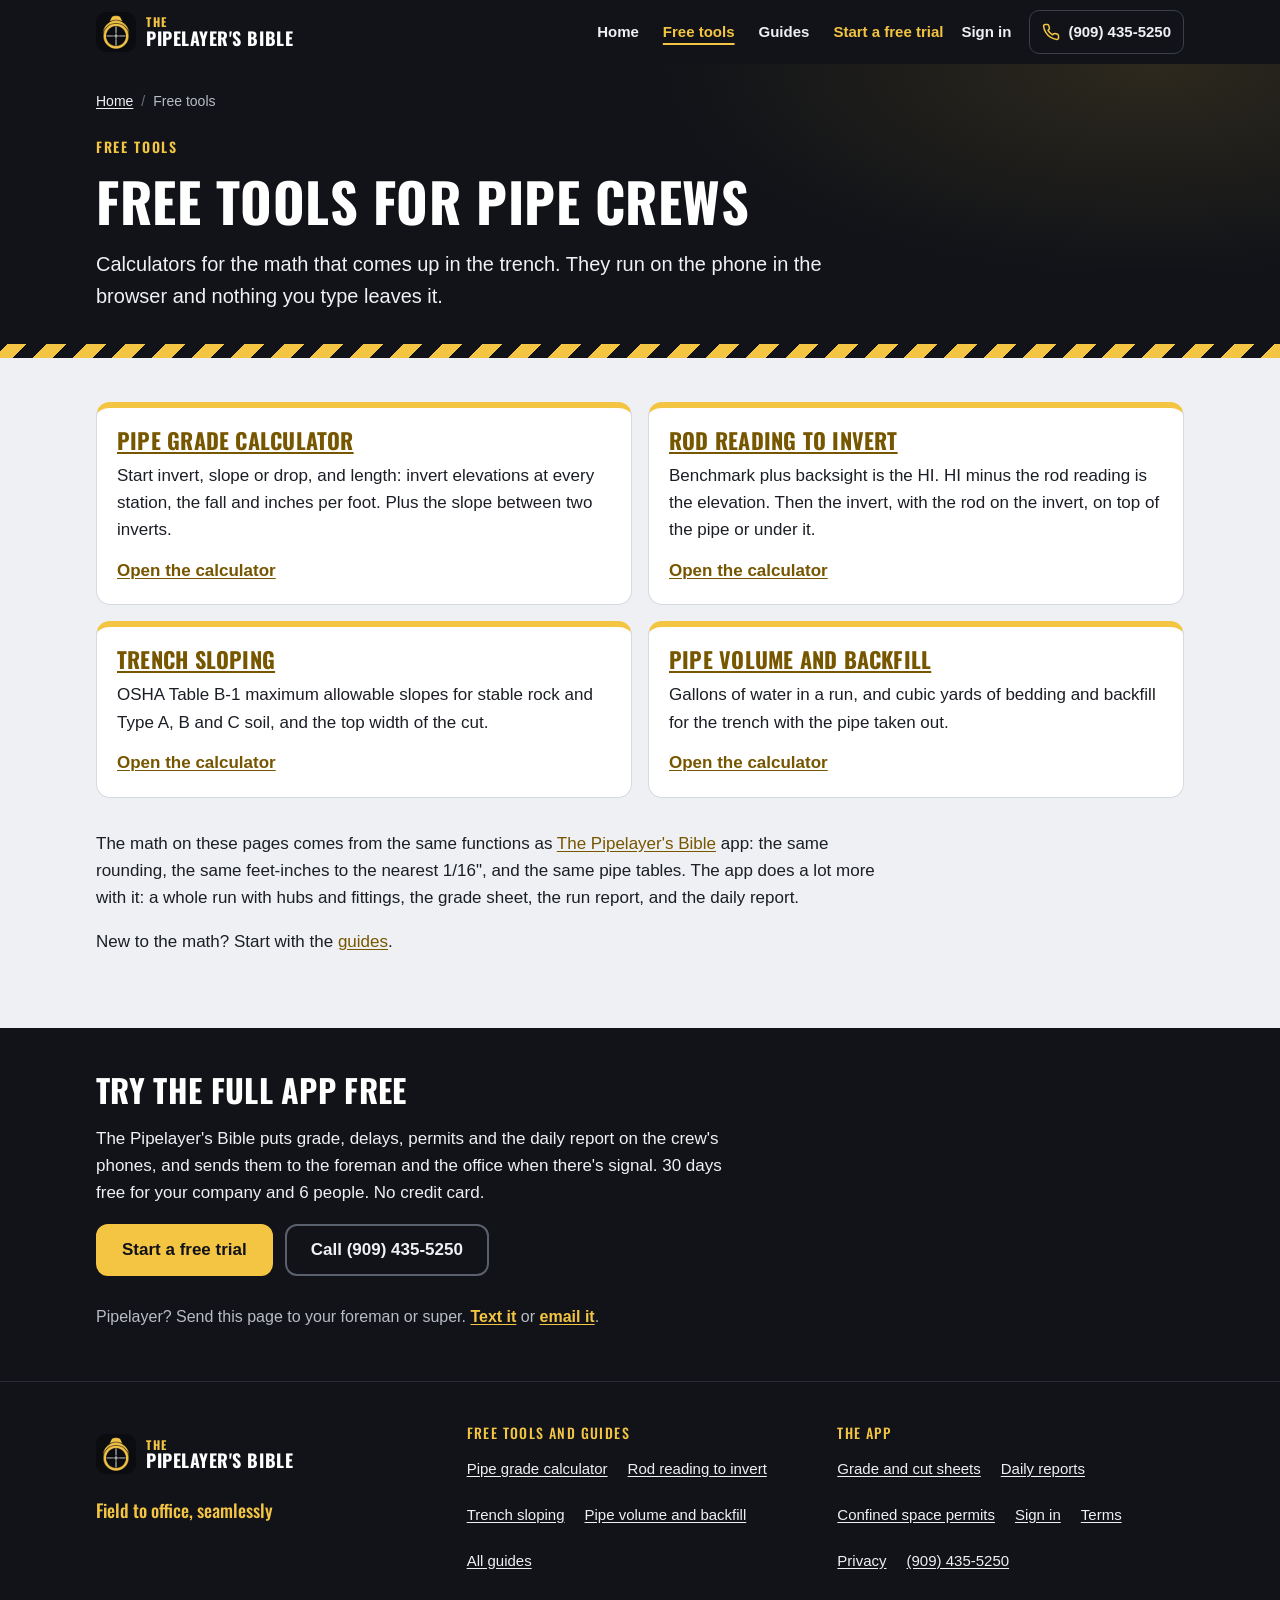
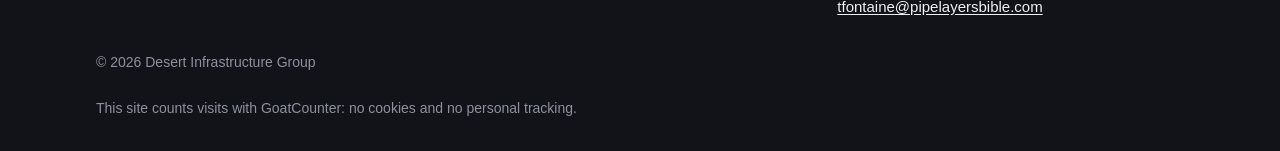
<file: tools/index.html>
<!doctype html>
<html lang="en">
<head>
<meta charset="utf-8">
<meta name="viewport" content="width=device-width, initial-scale=1">
<title>Free Calculators for Pipe Crews | The Pipelayer's Bible</title>
<link rel="preload" href="/fonts/oswald-latin-700-normal.woff2" as="font" type="font/woff2" crossorigin>
<link rel="stylesheet" href="/css/site.css">
<meta name="description" content="Free pipe grade, rod reading to invert, trench sloping and pipe volume calculators for underground pipe crews. They work on a phone, right in the browser.">
<link rel="canonical" href="https://pipelayersbible.com/tools/">

<meta name="theme-color" content="#111318">
<meta name="color-scheme" content="light">
<meta property="og:type" content="website">
<meta property="og:site_name" content="The Pipelayer's Bible">
<meta property="og:title" content="Free Calculators for Pipe Crews | The Pipelayer's Bible">
<meta property="og:description" content="Free pipe grade, rod reading to invert, trench sloping and pipe volume calculators for underground pipe crews. They work on a phone, right in the browser.">
<meta property="og:url" content="https://pipelayersbible.com/tools/">
<meta property="og:image" content="https://pipelayersbible.com/img/og-share.png">
<meta property="og:image:width" content="1200">
<meta property="og:image:height" content="630">
<meta property="og:image:alt" content="The Pipelayer's Bible logo, a gold scope on black, with the words Field to office, seamlessly">
<meta name="twitter:card" content="summary_large_image">
<meta name="twitter:title" content="Free Calculators for Pipe Crews | The Pipelayer's Bible">
<meta name="twitter:description" content="Free pipe grade, rod reading to invert, trench sloping and pipe volume calculators for underground pipe crews. They work on a phone, right in the browser.">
<meta name="twitter:image" content="https://pipelayersbible.com/img/og-share.png">
<link rel="icon" href="/favicon.ico" sizes="any">
<link rel="icon" href="/favicon-32.png" type="image/png" sizes="32x32">
<link rel="apple-touch-icon" href="/apple-touch-icon.png">
<script type="application/ld+json">
{
 "@context": "https://schema.org",
 "@graph": [
  {
   "@type": "Organization",
   "@id": "https://pipelayersbible.com/#org",
   "name": "The Pipelayer's Bible",
   "url": "https://pipelayersbible.com/",
   "logo": "https://pipelayersbible.com/img/logo-192.png",
   "telephone": "+1-909-435-5250",
   "email": "tfontaine@pipelayersbible.com"
  },
  {
   "@type": "CollectionPage",
   "name": "Free tools for pipe crews",
   "url": "https://pipelayersbible.com/tools/",
   "description": "Free pipe grade, rod reading to invert, trench sloping and pipe volume calculators for underground pipe crews. They work on a phone, right in the browser.",
   "publisher": {
    "@id": "https://pipelayersbible.com/#org"
   },
   "mainEntity": {
    "@type": "ItemList",
    "itemListElement": [
     {
      "@type": "ListItem",
      "position": 1,
      "url": "https://pipelayersbible.com/tools/pipe-grade-calculator/",
      "name": "Pipe grade calculator"
     },
     {
      "@type": "ListItem",
      "position": 2,
      "url": "https://pipelayersbible.com/tools/rod-reading-to-invert/",
      "name": "Rod reading to invert"
     },
     {
      "@type": "ListItem",
      "position": 3,
      "url": "https://pipelayersbible.com/tools/trench-sloping/",
      "name": "Trench sloping"
     },
     {
      "@type": "ListItem",
      "position": 4,
      "url": "https://pipelayersbible.com/tools/pipe-volume-weight/",
      "name": "Pipe volume and backfill"
     }
    ]
   }
  },
  {
   "@type": "BreadcrumbList",
   "itemListElement": [
    {
     "@type": "ListItem",
     "position": 1,
     "name": "Home",
     "item": "https://pipelayersbible.com/"
    },
    {
     "@type": "ListItem",
     "position": 2,
     "name": "Free tools",
     "item": "https://pipelayersbible.com/tools/"
    }
   ]
  }
 ]
}
</script>
</head>
<body>
<a class="skip" href="#main">Skip to content</a>
<header class="topbar">
  <div class="wrap">
    <a class="brand" href="/" aria-label="The Pipelayer's Bible, home">
      <img src="/img/logo-96.png" width="40" height="40" alt="">
      <span><small>The</small>Pipelayer's Bible</span>
    </a>
    <nav class="site-nav" aria-label="Main"><ul><li><a href="/">Home</a></li><li><a href="/tools/" aria-current="page">Free tools</a></li><li><a href="/guides/">Guides</a></li><li><a href="/#start" class="nav-cta">Start a free trial</a></li></ul></nav>
    <a class="top-signin" href="https://app.pipelayersbible.com">Sign in</a>
    <a class="top-call" href="tel:+19094355250" aria-label="Call Thomas at (909) 435-5250">
      <svg viewBox="0 0 24 24" fill="none" stroke="currentColor" stroke-width="2" stroke-linecap="round" stroke-linejoin="round" aria-hidden="true"><path d="M22 16.9v3a2 2 0 0 1-2.2 2 19.8 19.8 0 0 1-8.6-3.1 19.5 19.5 0 0 1-6-6A19.8 19.8 0 0 1 2.1 4.2 2 2 0 0 1 4.1 2h3a2 2 0 0 1 2 1.7c.1.9.4 1.8.7 2.7a2 2 0 0 1-.5 2.1L8 9.8a16 16 0 0 0 6 6l1.3-1.3a2 2 0 0 1 2.1-.4c.9.3 1.8.6 2.7.7a2 2 0 0 1 1.7 2z"/></svg>
      <span class="word">Call</span><span class="num">(909) 435-5250</span>
    </a>
  </div>
</header>

<main id="main">
<section class="page-hero" aria-labelledby="page-title">
  <div class="wrap">
    <nav class="crumbs" aria-label="Breadcrumb"><ol><li><a href="/">Home</a></li><li><span aria-current="page">Free tools</span></li></ol></nav>
    <p class="eyebrow" style="margin-top:18px">Free tools</p>
    <h1 id="page-title">Free tools for pipe crews</h1>
    <p class="lead">Calculators for the math that comes up in the trench. They run on the phone in the browser and nothing you type leaves it.</p>
  </div>
  <div class="stripe" aria-hidden="true"></div>
</section>
<div class="content"><div class="wrap">
<ul class="cards"><li class="card"><h2><a href="/tools/pipe-grade-calculator/">Pipe grade calculator</a></h2><p>Start invert, slope or drop, and length: invert elevations at every station, the fall and inches per foot. Plus the slope between two inverts.</p><a class="go" href="/tools/pipe-grade-calculator/" aria-hidden="true" tabindex="-1">Open the calculator</a></li><li class="card"><h2><a href="/tools/rod-reading-to-invert/">Rod reading to invert</a></h2><p>Benchmark plus backsight is the HI. HI minus the rod reading is the elevation. Then the invert, with the rod on the invert, on top of the pipe or under it.</p><a class="go" href="/tools/rod-reading-to-invert/" aria-hidden="true" tabindex="-1">Open the calculator</a></li><li class="card"><h2><a href="/tools/trench-sloping/">Trench sloping</a></h2><p>OSHA Table B-1 maximum allowable slopes for stable rock and Type A, B and C soil, and the top width of the cut.</p><a class="go" href="/tools/trench-sloping/" aria-hidden="true" tabindex="-1">Open the calculator</a></li><li class="card"><h2><a href="/tools/pipe-volume-weight/">Pipe volume and backfill</a></h2><p>Gallons of water in a run, and cubic yards of bedding and backfill for the trench with the pipe taken out.</p><a class="go" href="/tools/pipe-volume-weight/" aria-hidden="true" tabindex="-1">Open the calculator</a></li></ul>
<div class="prose" style="margin-top:32px">
<p>The math on these pages comes from the same functions as <a href="/">The Pipelayer's Bible</a> app: the same rounding, the same feet-inches to the nearest 1/16", and the same pipe tables. The app does a lot more with it: a whole run with hubs and fittings, the grade sheet, the run report, and the daily report.</p>
<p>New to the math? Start with the <a href="/guides/">guides</a>.</p>
</div>
</div></div>
<section class="cta-band" aria-labelledby="cta-title">
  <div class="wrap">
    <h2 id="cta-title">Try the full app free</h2>
    <p>The Pipelayer's Bible puts grade, delays, permits and the daily report on the crew's phones, and sends them to the foreman and the office when there's signal. 30 days free for your company and 6 people. No credit card.</p>
    <div class="btns"><a class="btn btn-primary" href="/#start">Start a free trial</a><a class="btn btn-ghost" href="tel:+19094355250">Call (909) 435-5250</a></div>
    <p class="cta-share">Pipelayer? Send this page to your foreman or super. <a href="sms:?&body=Have%20a%20look%20at%20this%20for%20our%20crew%3A%20https%3A%2F%2Fpipelayersbible.com%2Ftools%2F">Text it</a> or <a href="mailto:?subject=The%20Pipelayer%27s%20Bible&body=Have%20a%20look%20at%20this%20for%20our%20crew%3A%20https%3A%2F%2Fpipelayersbible.com%2Ftools%2F">email it</a>.</p>
  </div>
</section>
</main>

<footer class="site-foot">
  <div class="wrap">
    <div class="foot-brand">
      <a class="brand" href="/" aria-label="The Pipelayer's Bible, home"><img src="/img/logo-96.png" width="40" height="40" alt=""><span><small>The</small>Pipelayer's Bible</span></a>
      <p>Field to office, seamlessly</p>
    </div>
    <div>
      <p class="foot-h">Free tools and guides</p>
      <ul class="foot-links">
        <li><a href="/tools/pipe-grade-calculator/">Pipe grade calculator</a></li>
        <li><a href="/tools/rod-reading-to-invert/">Rod reading to invert</a></li>
        <li><a href="/tools/trench-sloping/">Trench sloping</a></li>
        <li><a href="/tools/pipe-volume-weight/">Pipe volume and backfill</a></li>
        <li><a href="/guides/">All guides</a></li>
      </ul>
    </div>
    <div>
      <p class="foot-h">The app</p>
      <ul class="foot-links">
        <li><a href="/grade-and-cut-sheet-app/">Grade and cut sheets</a></li>
        <li><a href="/daily-reports-for-underground-crews/">Daily reports</a></li>
        <li><a href="/confined-space-permit-app/">Confined space permits</a></li>
        <li><a href="https://app.pipelayersbible.com">Sign in</a></li>
        <li><a href="https://app.pipelayersbible.com/terms.html">Terms</a></li>
        <li><a href="https://app.pipelayersbible.com/privacy.html">Privacy</a></li>
        <li><a href="tel:+19094355250">(909) 435-5250</a></li>
        <li><a href="mailto:tfontaine@pipelayersbible.com">tfontaine@pipelayersbible.com</a></li>
      </ul>
    </div>
    <p class="copy">&copy; 2026 Desert Infrastructure Group</p>
    <p class="copy">This site counts visits with GoatCounter: no cookies and no personal tracking.</p>
  </div>
</footer>
<script data-goatcounter="https://pipelayersbible.goatcounter.com/count" async src="https://gc.zgo.at/count.js"></script>
</body>
</html>
</file>
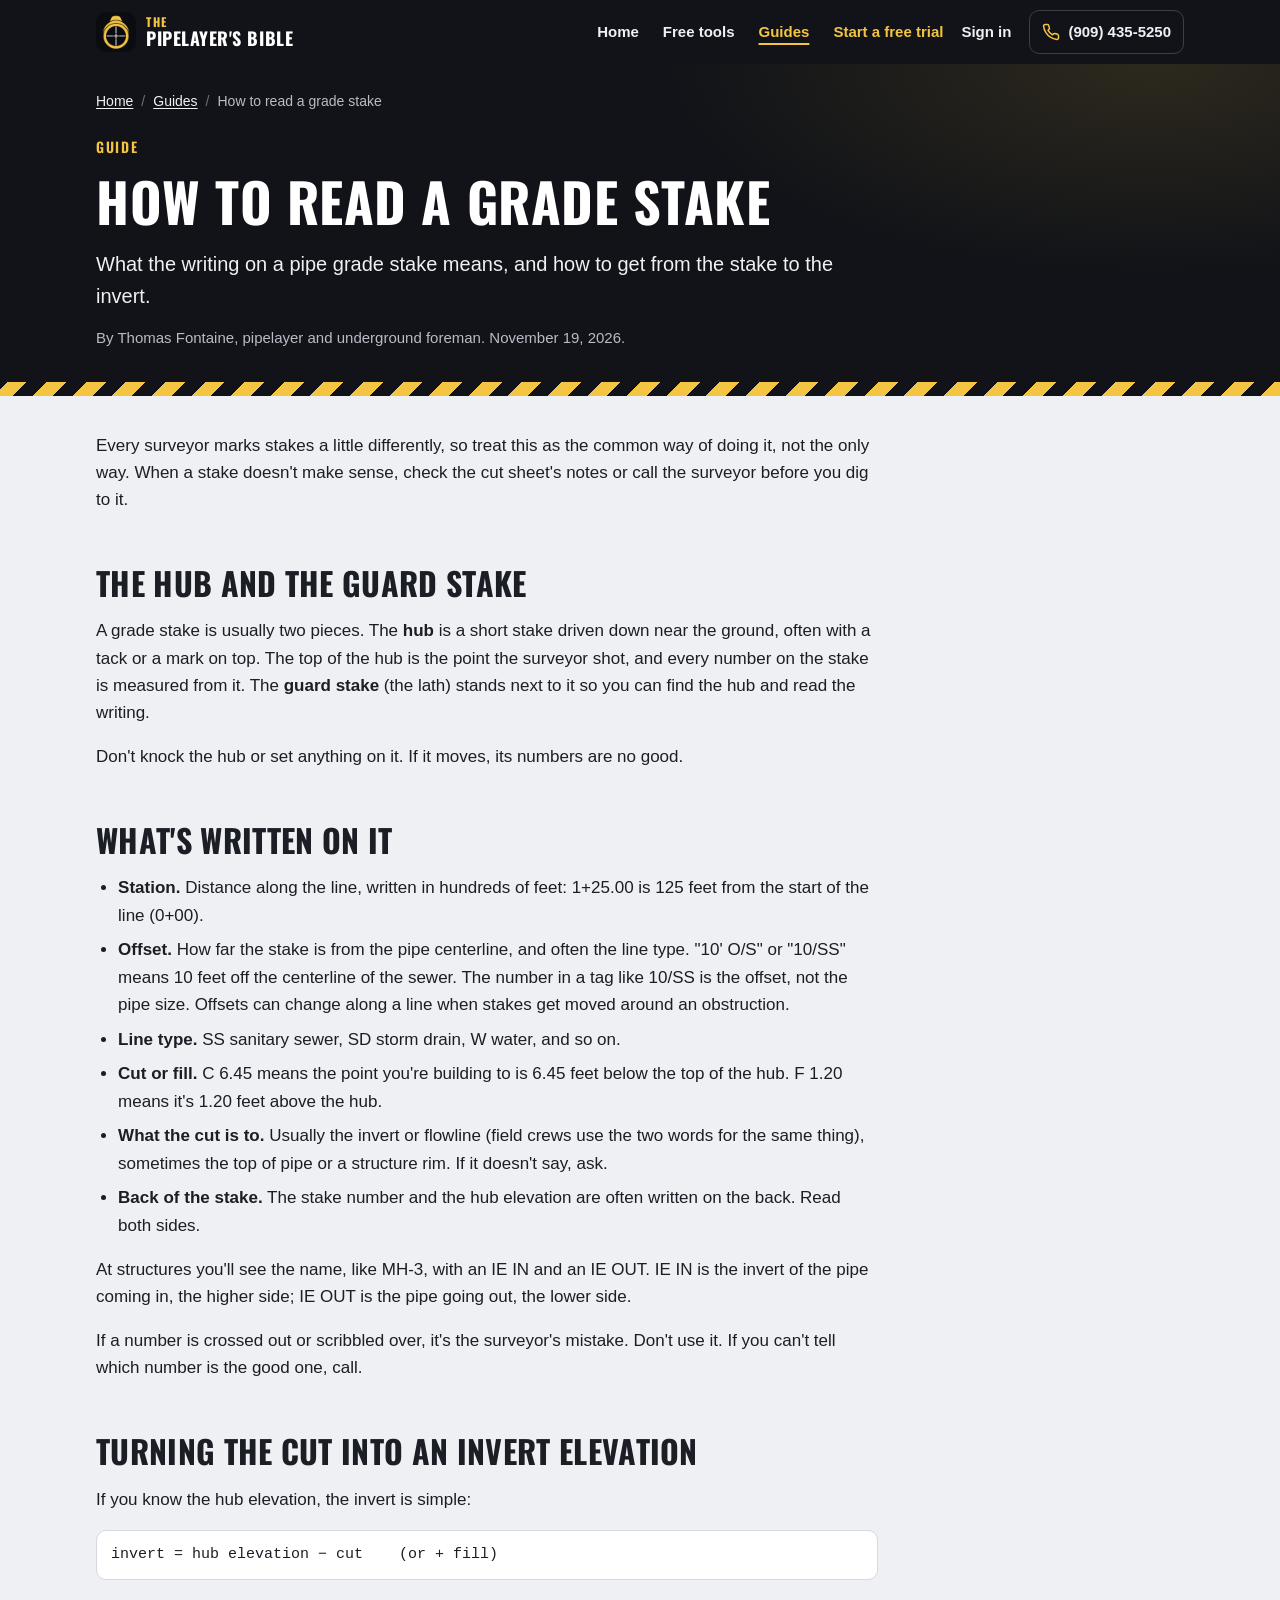
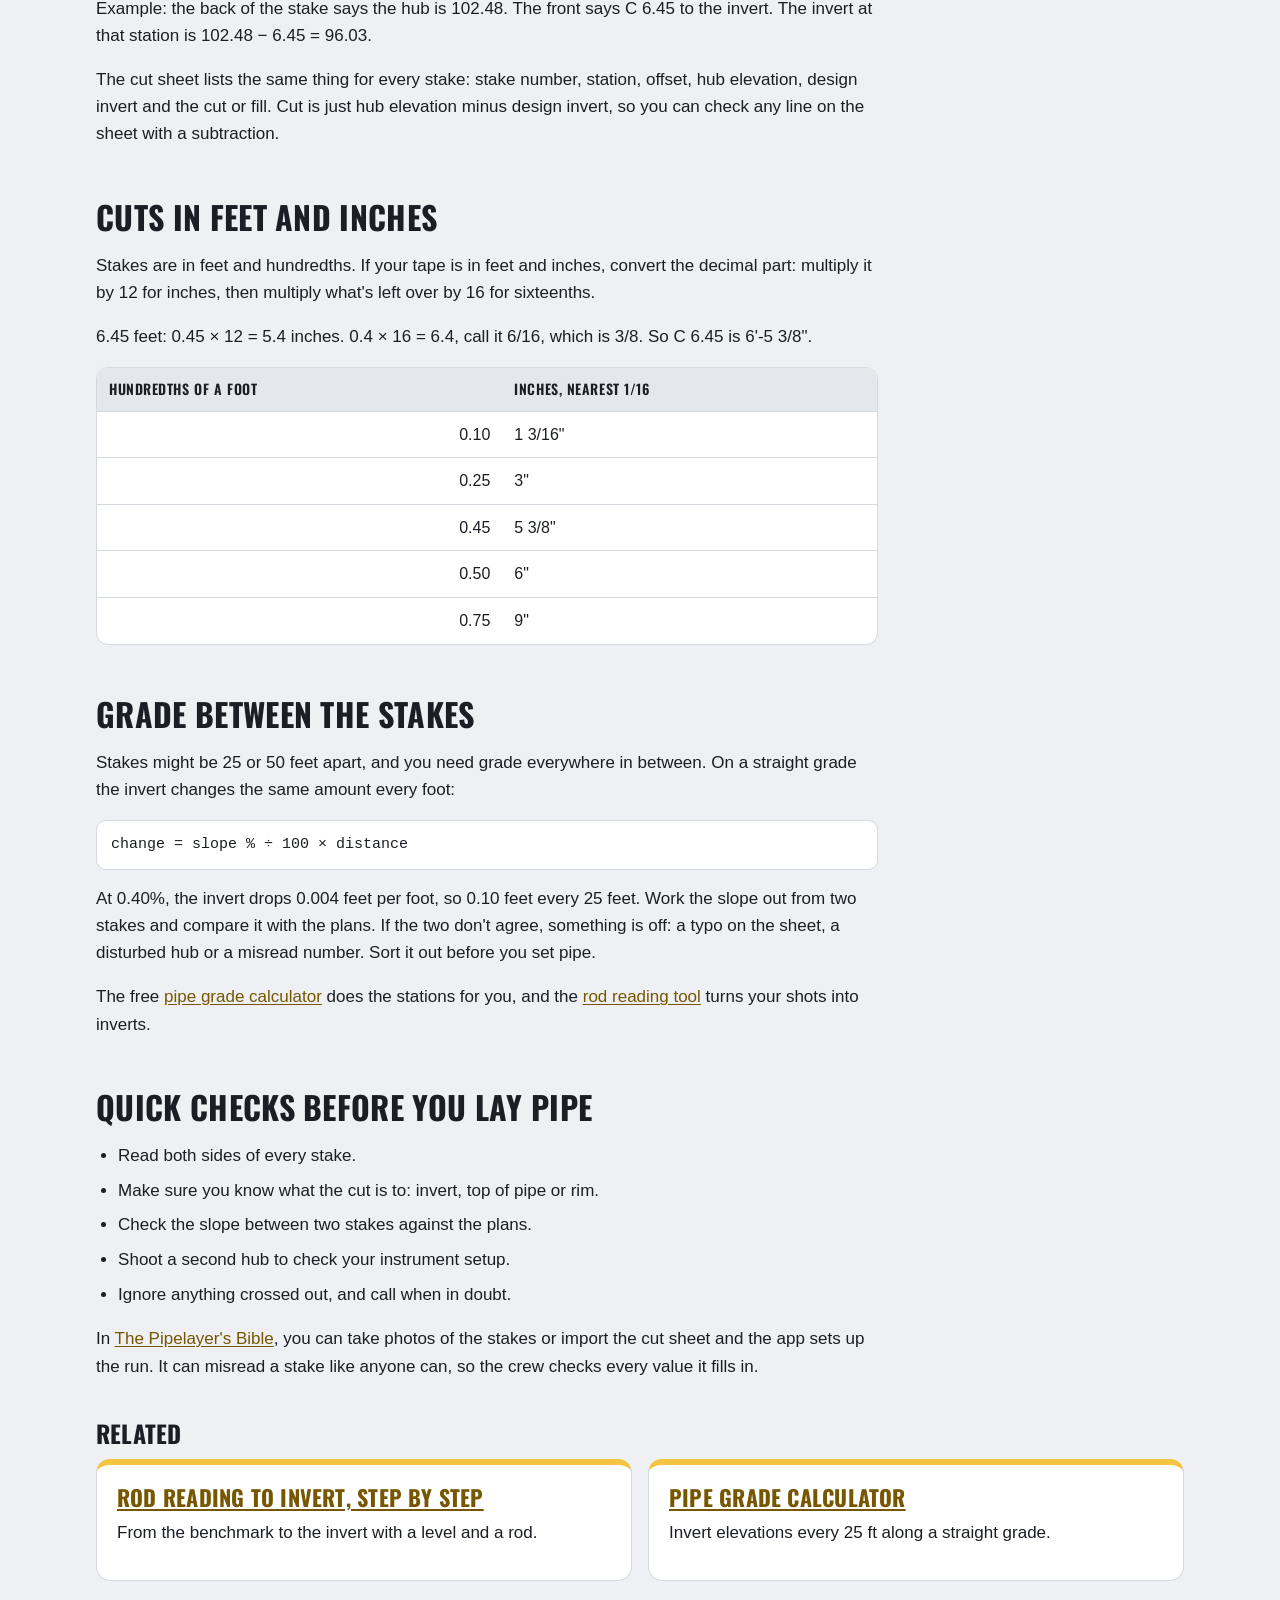
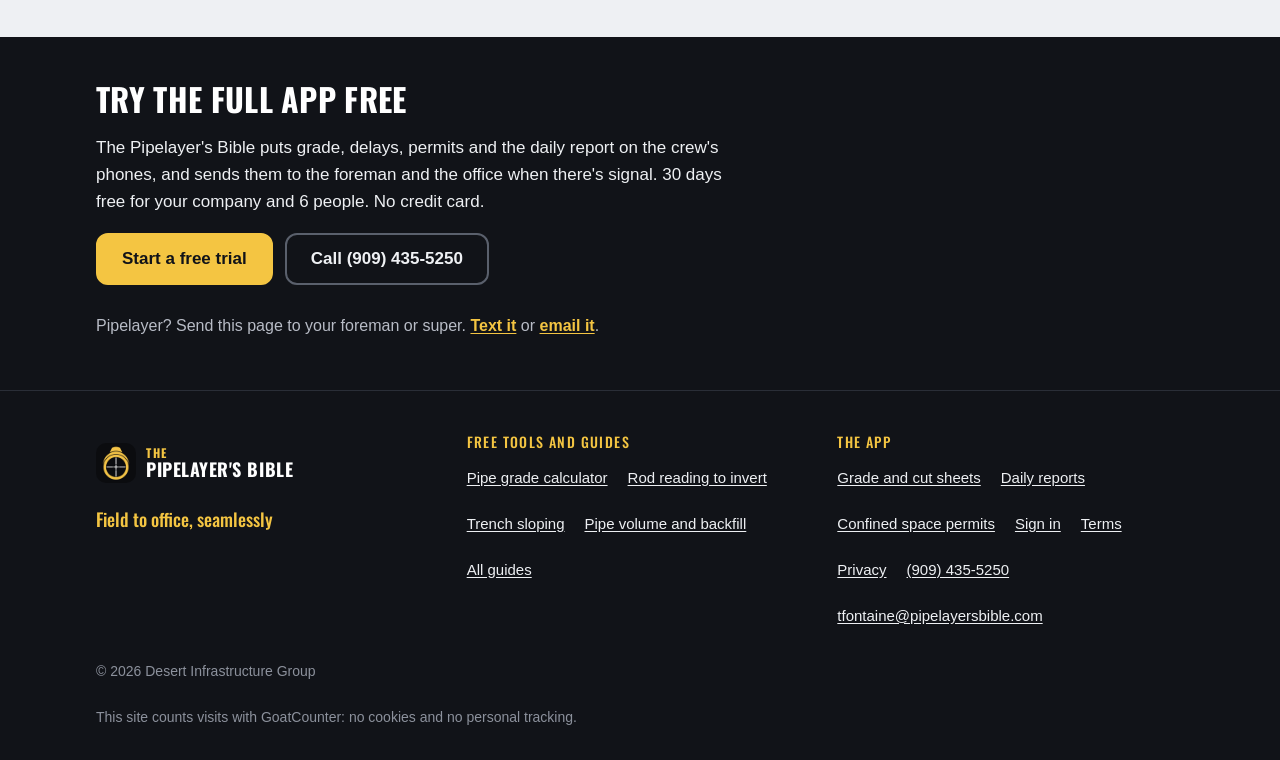
<file: guides/how-to-read-a-grade-stake/index.html>
<!doctype html>
<html lang="en">
<head>
<meta charset="utf-8">
<meta name="viewport" content="width=device-width, initial-scale=1">
<title>How to Read a Grade Stake | The Pipelayer's Bible</title>
<link rel="preload" href="/fonts/oswald-latin-700-normal.woff2" as="font" type="font/woff2" crossorigin>
<link rel="stylesheet" href="/css/site.css">
<meta name="description" content="How to read a grade stake for pipe: hub, guard stake, station, offset, cut and fill, and how to turn the numbers into the invert elevation and feet-inches.">
<link rel="canonical" href="https://pipelayersbible.com/guides/how-to-read-a-grade-stake/">

<meta name="theme-color" content="#111318">
<meta name="color-scheme" content="light">
<meta property="og:type" content="article">
<meta property="og:site_name" content="The Pipelayer's Bible">
<meta property="og:title" content="How to Read a Grade Stake | The Pipelayer's Bible">
<meta property="og:description" content="How to read a grade stake for pipe: hub, guard stake, station, offset, cut and fill, and how to turn the numbers into the invert elevation and feet-inches.">
<meta property="og:url" content="https://pipelayersbible.com/guides/how-to-read-a-grade-stake/">
<meta property="og:image" content="https://pipelayersbible.com/img/og-share.png">
<meta property="og:image:width" content="1200">
<meta property="og:image:height" content="630">
<meta property="og:image:alt" content="The Pipelayer's Bible logo, a gold scope on black, with the words Field to office, seamlessly">
<meta name="twitter:card" content="summary_large_image">
<meta name="twitter:title" content="How to Read a Grade Stake | The Pipelayer's Bible">
<meta name="twitter:description" content="How to read a grade stake for pipe: hub, guard stake, station, offset, cut and fill, and how to turn the numbers into the invert elevation and feet-inches.">
<meta name="twitter:image" content="https://pipelayersbible.com/img/og-share.png">
<link rel="icon" href="/favicon.ico" sizes="any">
<link rel="icon" href="/favicon-32.png" type="image/png" sizes="32x32">
<link rel="apple-touch-icon" href="/apple-touch-icon.png">
<script type="application/ld+json">
{
 "@context": "https://schema.org",
 "@graph": [
  {
   "@type": "Organization",
   "@id": "https://pipelayersbible.com/#org",
   "name": "The Pipelayer's Bible",
   "url": "https://pipelayersbible.com/",
   "logo": "https://pipelayersbible.com/img/logo-192.png",
   "telephone": "+1-909-435-5250",
   "email": "tfontaine@pipelayersbible.com"
  },
  {
   "@type": "Article",
   "@id": "https://pipelayersbible.com/guides/how-to-read-a-grade-stake/#article",
   "headline": "How to read a grade stake",
   "description": "How to read a grade stake for pipe: hub, guard stake, station, offset, cut and fill, and how to turn the numbers into the invert elevation and feet-inches.",
   "url": "https://pipelayersbible.com/guides/how-to-read-a-grade-stake/",
   "mainEntityOfPage": "https://pipelayersbible.com/guides/how-to-read-a-grade-stake/",
   "image": "https://pipelayersbible.com/img/og-share.png",
   "inLanguage": "en-US",
   "datePublished": "2026-11-19",
   "dateModified": "2026-11-19",
   "author": {
    "@type": "Person",
    "name": "Thomas Fontaine",
    "url": "https://pipelayersbible.com/"
   },
   "publisher": {
    "@type": "Organization",
    "@id": "https://pipelayersbible.com/#org",
    "name": "The Pipelayer's Bible",
    "logo": {
     "@type": "ImageObject",
     "url": "https://pipelayersbible.com/img/logo-192.png",
     "width": 192,
     "height": 192
    }
   }
  },
  {
   "@type": "BreadcrumbList",
   "itemListElement": [
    {
     "@type": "ListItem",
     "position": 1,
     "name": "Home",
     "item": "https://pipelayersbible.com/"
    },
    {
     "@type": "ListItem",
     "position": 2,
     "name": "Guides",
     "item": "https://pipelayersbible.com/guides/"
    },
    {
     "@type": "ListItem",
     "position": 3,
     "name": "How to read a grade stake",
     "item": "https://pipelayersbible.com/guides/how-to-read-a-grade-stake/"
    }
   ]
  }
 ]
}
</script>
</head>
<body>
<a class="skip" href="#main">Skip to content</a>
<header class="topbar">
  <div class="wrap">
    <a class="brand" href="/" aria-label="The Pipelayer's Bible, home">
      <img src="/img/logo-96.png" width="40" height="40" alt="">
      <span><small>The</small>Pipelayer's Bible</span>
    </a>
    <nav class="site-nav" aria-label="Main"><ul><li><a href="/">Home</a></li><li><a href="/tools/">Free tools</a></li><li><a href="/guides/" aria-current="page">Guides</a></li><li><a href="/#start" class="nav-cta">Start a free trial</a></li></ul></nav>
    <a class="top-signin" href="https://app.pipelayersbible.com">Sign in</a>
    <a class="top-call" href="tel:+19094355250" aria-label="Call Thomas at (909) 435-5250">
      <svg viewBox="0 0 24 24" fill="none" stroke="currentColor" stroke-width="2" stroke-linecap="round" stroke-linejoin="round" aria-hidden="true"><path d="M22 16.9v3a2 2 0 0 1-2.2 2 19.8 19.8 0 0 1-8.6-3.1 19.5 19.5 0 0 1-6-6A19.8 19.8 0 0 1 2.1 4.2 2 2 0 0 1 4.1 2h3a2 2 0 0 1 2 1.7c.1.9.4 1.8.7 2.7a2 2 0 0 1-.5 2.1L8 9.8a16 16 0 0 0 6 6l1.3-1.3a2 2 0 0 1 2.1-.4c.9.3 1.8.6 2.7.7a2 2 0 0 1 1.7 2z"/></svg>
      <span class="word">Call</span><span class="num">(909) 435-5250</span>
    </a>
  </div>
</header>

<main id="main">
<section class="page-hero" aria-labelledby="page-title">
  <div class="wrap">
    <nav class="crumbs" aria-label="Breadcrumb"><ol><li><a href="/">Home</a></li><li><a href="/guides/">Guides</a></li><li><span aria-current="page">How to read a grade stake</span></li></ol></nav>
    <p class="eyebrow" style="margin-top:18px">Guide</p>
    <h1 id="page-title">How to read a grade stake</h1>
    <p class="lead">What the writing on a pipe grade stake means, and how to get from the stake to the invert.</p>
    <p class="byline">By Thomas Fontaine, pipelayer and underground foreman. November 19, 2026.</p>
  </div>
  <div class="stripe" aria-hidden="true"></div>
</section>
<div class="content"><div class="wrap"><article class="prose">
<p>Every surveyor marks stakes a little differently, so treat this as the common way of doing it, not the only way. When a stake doesn't make sense, check the cut sheet's notes or call the surveyor before you dig to it.</p>

<h2>The hub and the guard stake</h2>
<p>A grade stake is usually two pieces. The <strong>hub</strong> is a short stake driven down near the ground, often with a tack or a mark on top. The top of the hub is the point the surveyor shot, and every number on the stake is measured from it. The <strong>guard stake</strong> (the lath) stands next to it so you can find the hub and read the writing.</p>
<p>Don't knock the hub or set anything on it. If it moves, its numbers are no good.</p>

<h2>What's written on it</h2>
<ul>
<li><strong>Station.</strong> Distance along the line, written in hundreds of feet: 1+25.00 is 125 feet from the start of the line (0+00).</li>
<li><strong>Offset.</strong> How far the stake is from the pipe centerline, and often the line type. "10' O/S" or "10/SS" means 10 feet off the centerline of the sewer. The number in a tag like 10/SS is the offset, not the pipe size. Offsets can change along a line when stakes get moved around an obstruction.</li>
<li><strong>Line type.</strong> SS sanitary sewer, SD storm drain, W water, and so on.</li>
<li><strong>Cut or fill.</strong> C 6.45 means the point you're building to is 6.45 feet below the top of the hub. F 1.20 means it's 1.20 feet above the hub.</li>
<li><strong>What the cut is to.</strong> Usually the invert or flowline (field crews use the two words for the same thing), sometimes the top of pipe or a structure rim. If it doesn't say, ask.</li>
<li><strong>Back of the stake.</strong> The stake number and the hub elevation are often written on the back. Read both sides.</li>
</ul>
<p>At structures you'll see the name, like MH-3, with an IE IN and an IE OUT. IE IN is the invert of the pipe coming in, the higher side; IE OUT is the pipe going out, the lower side.</p>
<p>If a number is crossed out or scribbled over, it's the surveyor's mistake. Don't use it. If you can't tell which number is the good one, call.</p>

<h2>Turning the cut into an invert elevation</h2>
<p>If you know the hub elevation, the invert is simple:</p>
<p class="formula">invert = hub elevation &minus; cut &nbsp;&nbsp; (or + fill)</p>
<p>Example: the back of the stake says the hub is 102.48. The front says C 6.45 to the invert. The invert at that station is 102.48 &minus; 6.45 = 96.03.</p>
<p>The cut sheet lists the same thing for every stake: stake number, station, offset, hub elevation, design invert and the cut or fill. Cut is just hub elevation minus design invert, so you can check any line on the sheet with a subtraction.</p>

<h2>Cuts in feet and inches</h2>
<p>Stakes are in feet and hundredths. If your tape is in feet and inches, convert the decimal part: multiply it by 12 for inches, then multiply what's left over by 16 for sixteenths.</p>
<p>6.45 feet: 0.45 &times; 12 = 5.4 inches. 0.4 &times; 16 = 6.4, call it 6/16, which is 3/8. So C 6.45 is 6'-5 3/8".</p>
<div class="tbl-wrap"><table><thead><tr><th>Hundredths of a foot</th><th>Inches, nearest 1/16</th></tr></thead><tbody>
<tr><td class="num">0.10</td><td>1 3/16"</td></tr><tr><td class="num">0.25</td><td>3"</td></tr><tr><td class="num">0.45</td><td>5 3/8"</td></tr><tr><td class="num">0.50</td><td>6"</td></tr><tr><td class="num">0.75</td><td>9"</td></tr></tbody></table></div>

<h2>Grade between the stakes</h2>
<p>Stakes might be 25 or 50 feet apart, and you need grade everywhere in between. On a straight grade the invert changes the same amount every foot:</p>
<p class="formula">change = slope % &divide; 100 &times; distance</p>
<p>At 0.40%, the invert drops 0.004 feet per foot, so 0.10 feet every 25 feet. Work the slope out from two stakes and compare it with the plans. If the two don't agree, something is off: a typo on the sheet, a disturbed hub or a misread number. Sort it out before you set pipe.</p>
<p>The free <a href="/tools/pipe-grade-calculator/">pipe grade calculator</a> does the stations for you, and the <a href="/tools/rod-reading-to-invert/">rod reading tool</a> turns your shots into inverts.</p>

<h2>Quick checks before you lay pipe</h2>
<ul>
<li>Read both sides of every stake.</li>
<li>Make sure you know what the cut is to: invert, top of pipe or rim.</li>
<li>Check the slope between two stakes against the plans.</li>
<li>Shoot a second hub to check your instrument setup.</li>
<li>Ignore anything crossed out, and call when in doubt.</li>
</ul>
<p>In <a href="/grade-and-cut-sheet-app/">The Pipelayer's Bible</a>, you can take photos of the stakes or import the cut sheet and the app sets up the run. It can misread a stake like anyone can, so the crew checks every value it fills in.</p>
</article>
<section class="related" aria-labelledby="rel-title"><h2 id="rel-title">Related</h2><ul class="cards"><li class="card"><h3><a href="/guides/rod-reading-to-invert-step-by-step/">Rod reading to invert, step by step</a></h3><p>From the benchmark to the invert with a level and a rod.</p></li><li class="card"><h3><a href="/tools/pipe-grade-calculator/">Pipe grade calculator</a></h3><p>Invert elevations every 25 ft along a straight grade.</p></li></ul></section>
</div></div>
<section class="cta-band" aria-labelledby="cta-title">
  <div class="wrap">
    <h2 id="cta-title">Try the full app free</h2>
    <p>The Pipelayer's Bible puts grade, delays, permits and the daily report on the crew's phones, and sends them to the foreman and the office when there's signal. 30 days free for your company and 6 people. No credit card.</p>
    <div class="btns"><a class="btn btn-primary" href="/#start">Start a free trial</a><a class="btn btn-ghost" href="tel:+19094355250">Call (909) 435-5250</a></div>
    <p class="cta-share">Pipelayer? Send this page to your foreman or super. <a href="sms:?&body=Have%20a%20look%20at%20this%20for%20our%20crew%3A%20https%3A%2F%2Fpipelayersbible.com%2Fguides%2Fhow-to-read-a-grade-stake%2F">Text it</a> or <a href="mailto:?subject=The%20Pipelayer%27s%20Bible&body=Have%20a%20look%20at%20this%20for%20our%20crew%3A%20https%3A%2F%2Fpipelayersbible.com%2Fguides%2Fhow-to-read-a-grade-stake%2F">email it</a>.</p>
  </div>
</section>
</main>

<footer class="site-foot">
  <div class="wrap">
    <div class="foot-brand">
      <a class="brand" href="/" aria-label="The Pipelayer's Bible, home"><img src="/img/logo-96.png" width="40" height="40" alt=""><span><small>The</small>Pipelayer's Bible</span></a>
      <p>Field to office, seamlessly</p>
    </div>
    <div>
      <p class="foot-h">Free tools and guides</p>
      <ul class="foot-links">
        <li><a href="/tools/pipe-grade-calculator/">Pipe grade calculator</a></li>
        <li><a href="/tools/rod-reading-to-invert/">Rod reading to invert</a></li>
        <li><a href="/tools/trench-sloping/">Trench sloping</a></li>
        <li><a href="/tools/pipe-volume-weight/">Pipe volume and backfill</a></li>
        <li><a href="/guides/">All guides</a></li>
      </ul>
    </div>
    <div>
      <p class="foot-h">The app</p>
      <ul class="foot-links">
        <li><a href="/grade-and-cut-sheet-app/">Grade and cut sheets</a></li>
        <li><a href="/daily-reports-for-underground-crews/">Daily reports</a></li>
        <li><a href="/confined-space-permit-app/">Confined space permits</a></li>
        <li><a href="https://app.pipelayersbible.com">Sign in</a></li>
        <li><a href="https://app.pipelayersbible.com/terms.html">Terms</a></li>
        <li><a href="https://app.pipelayersbible.com/privacy.html">Privacy</a></li>
        <li><a href="tel:+19094355250">(909) 435-5250</a></li>
        <li><a href="mailto:tfontaine@pipelayersbible.com">tfontaine@pipelayersbible.com</a></li>
      </ul>
    </div>
    <p class="copy">&copy; 2026 Desert Infrastructure Group</p>
    <p class="copy">This site counts visits with GoatCounter: no cookies and no personal tracking.</p>
  </div>
</footer>
<script data-goatcounter="https://pipelayersbible.goatcounter.com/count" async src="https://gc.zgo.at/count.js"></script>
</body>
</html>
</file>
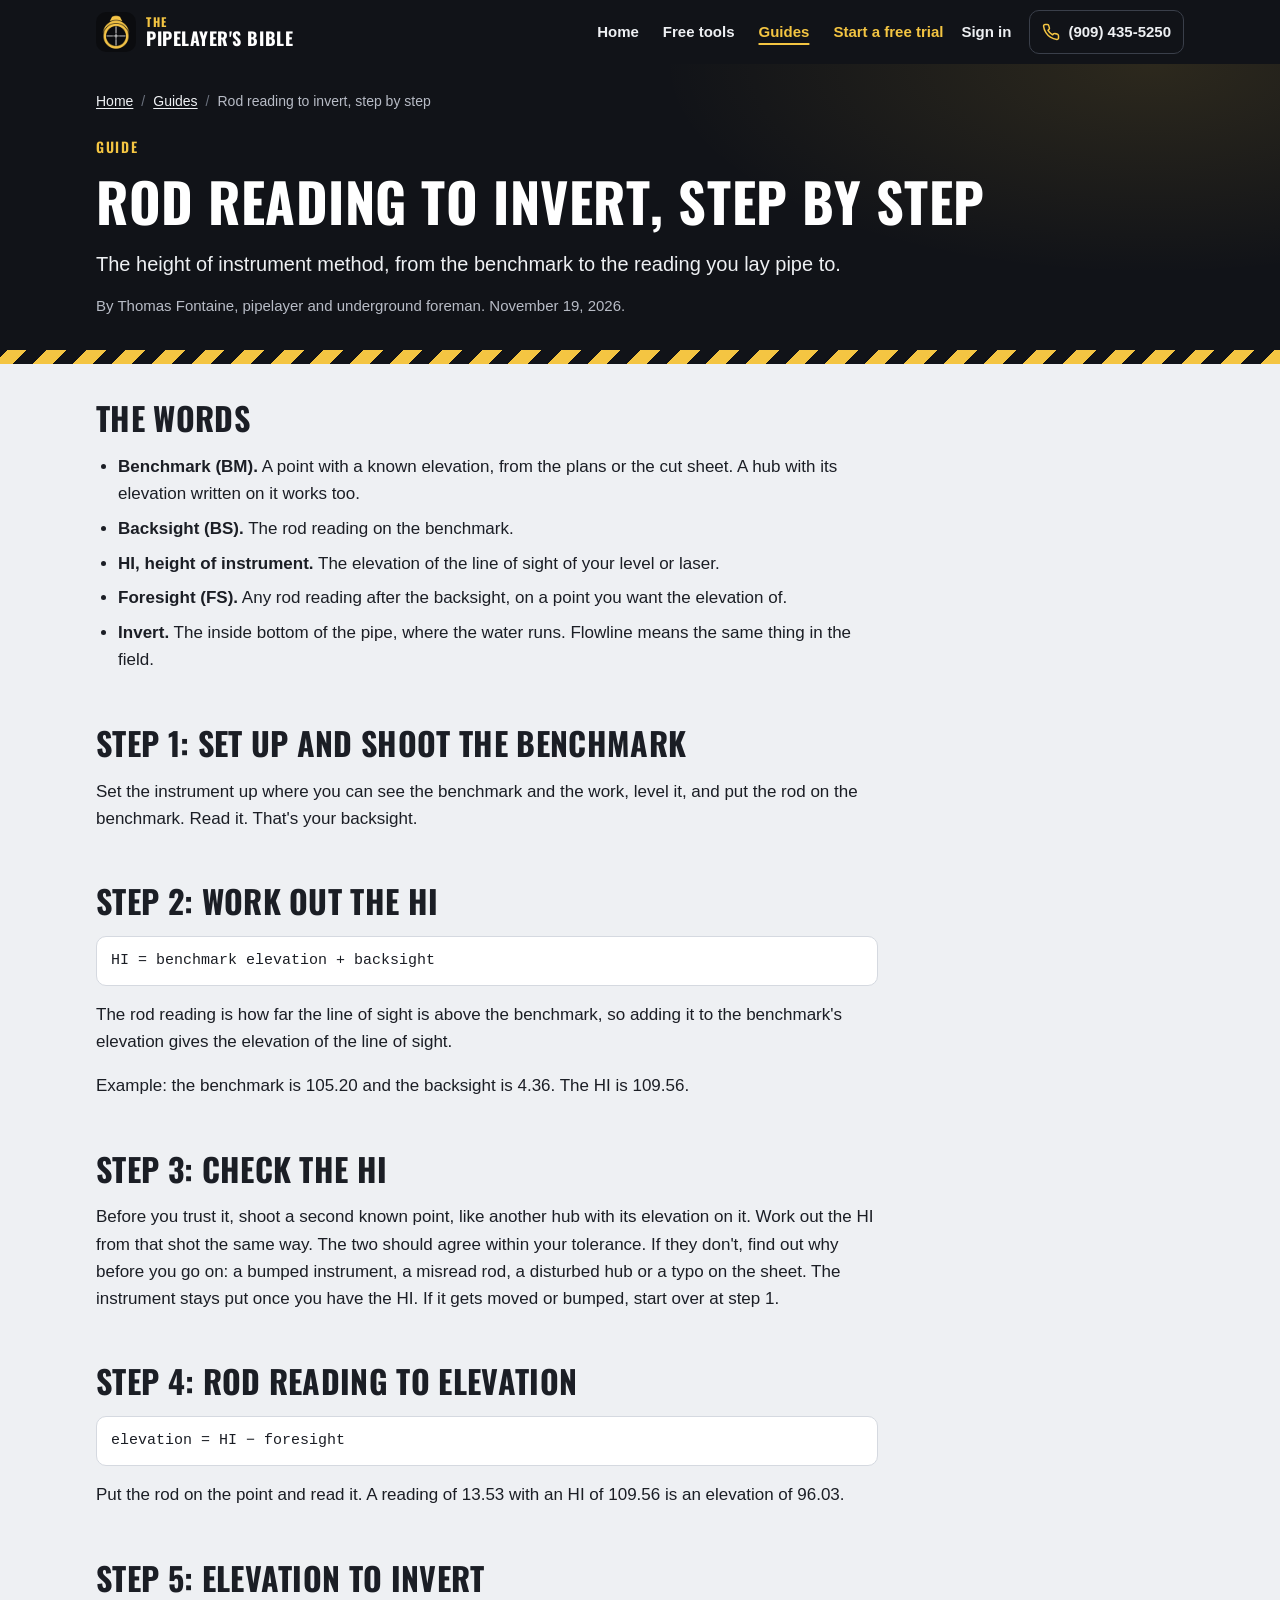
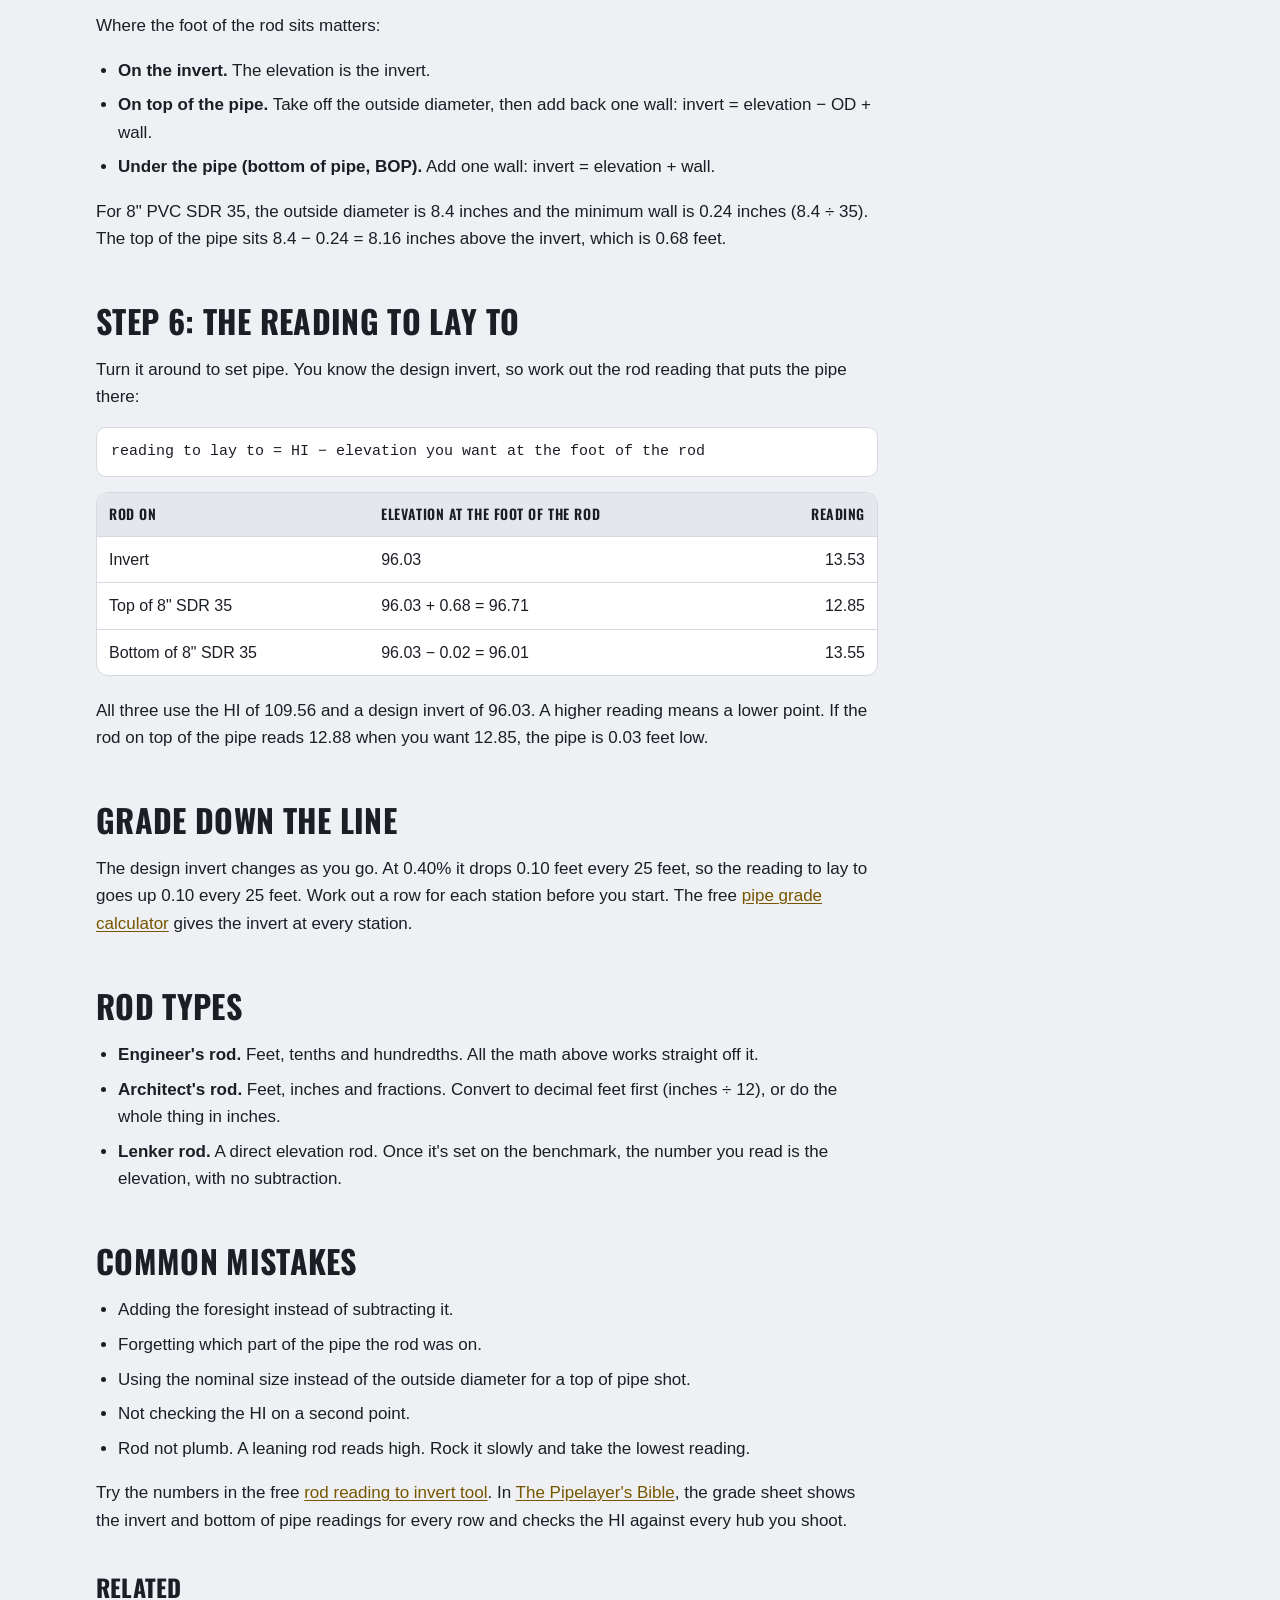
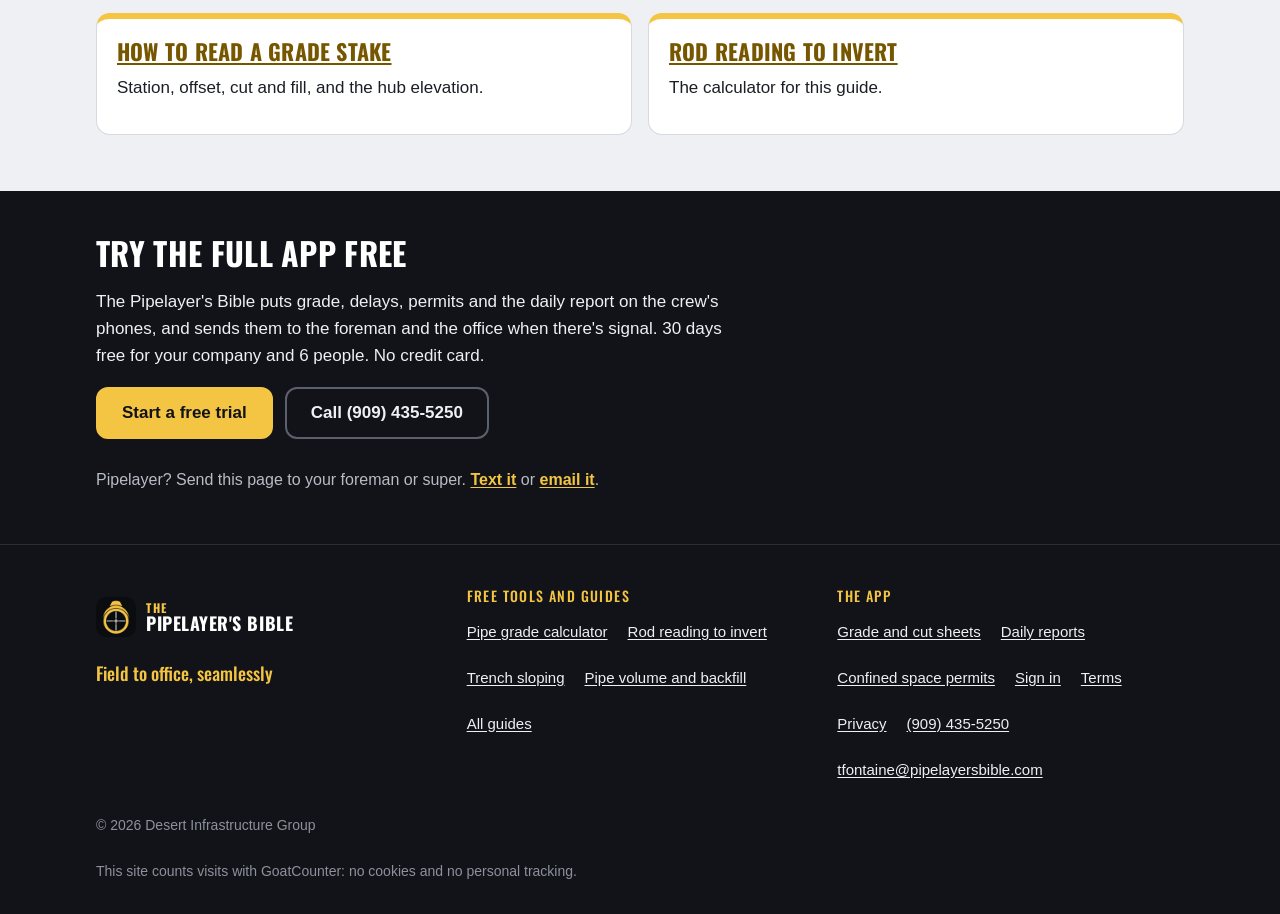
<file: guides/rod-reading-to-invert-step-by-step/index.html>
<!doctype html>
<html lang="en">
<head>
<meta charset="utf-8">
<meta name="viewport" content="width=device-width, initial-scale=1">
<title>Rod Reading to Invert, Step by Step | The Pipelayer's Bible</title>
<link rel="preload" href="/fonts/oswald-latin-700-normal.woff2" as="font" type="font/woff2" crossorigin>
<link rel="stylesheet" href="/css/site.css">
<meta name="description" content="Step by step: shoot the benchmark, work out the HI, turn rod readings into inverts, and find the reading to lay pipe to. Worked example for 8 inch SDR 35.">
<link rel="canonical" href="https://pipelayersbible.com/guides/rod-reading-to-invert-step-by-step/">

<meta name="theme-color" content="#111318">
<meta name="color-scheme" content="light">
<meta property="og:type" content="article">
<meta property="og:site_name" content="The Pipelayer's Bible">
<meta property="og:title" content="Rod Reading to Invert, Step by Step | The Pipelayer's Bible">
<meta property="og:description" content="Step by step: shoot the benchmark, work out the HI, turn rod readings into inverts, and find the reading to lay pipe to. Worked example for 8 inch SDR 35.">
<meta property="og:url" content="https://pipelayersbible.com/guides/rod-reading-to-invert-step-by-step/">
<meta property="og:image" content="https://pipelayersbible.com/img/og-share.png">
<meta property="og:image:width" content="1200">
<meta property="og:image:height" content="630">
<meta property="og:image:alt" content="The Pipelayer's Bible logo, a gold scope on black, with the words Field to office, seamlessly">
<meta name="twitter:card" content="summary_large_image">
<meta name="twitter:title" content="Rod Reading to Invert, Step by Step | The Pipelayer's Bible">
<meta name="twitter:description" content="Step by step: shoot the benchmark, work out the HI, turn rod readings into inverts, and find the reading to lay pipe to. Worked example for 8 inch SDR 35.">
<meta name="twitter:image" content="https://pipelayersbible.com/img/og-share.png">
<link rel="icon" href="/favicon.ico" sizes="any">
<link rel="icon" href="/favicon-32.png" type="image/png" sizes="32x32">
<link rel="apple-touch-icon" href="/apple-touch-icon.png">
<script type="application/ld+json">
{
 "@context": "https://schema.org",
 "@graph": [
  {
   "@type": "Organization",
   "@id": "https://pipelayersbible.com/#org",
   "name": "The Pipelayer's Bible",
   "url": "https://pipelayersbible.com/",
   "logo": "https://pipelayersbible.com/img/logo-192.png",
   "telephone": "+1-909-435-5250",
   "email": "tfontaine@pipelayersbible.com"
  },
  {
   "@type": "Article",
   "@id": "https://pipelayersbible.com/guides/rod-reading-to-invert-step-by-step/#article",
   "headline": "Rod reading to invert, step by step",
   "description": "Step by step: shoot the benchmark, work out the HI, turn rod readings into inverts, and find the reading to lay pipe to. Worked example for 8 inch SDR 35.",
   "url": "https://pipelayersbible.com/guides/rod-reading-to-invert-step-by-step/",
   "mainEntityOfPage": "https://pipelayersbible.com/guides/rod-reading-to-invert-step-by-step/",
   "image": "https://pipelayersbible.com/img/og-share.png",
   "inLanguage": "en-US",
   "datePublished": "2026-11-19",
   "dateModified": "2026-11-19",
   "author": {
    "@type": "Person",
    "name": "Thomas Fontaine",
    "url": "https://pipelayersbible.com/"
   },
   "publisher": {
    "@type": "Organization",
    "@id": "https://pipelayersbible.com/#org",
    "name": "The Pipelayer's Bible",
    "logo": {
     "@type": "ImageObject",
     "url": "https://pipelayersbible.com/img/logo-192.png",
     "width": 192,
     "height": 192
    }
   }
  },
  {
   "@type": "BreadcrumbList",
   "itemListElement": [
    {
     "@type": "ListItem",
     "position": 1,
     "name": "Home",
     "item": "https://pipelayersbible.com/"
    },
    {
     "@type": "ListItem",
     "position": 2,
     "name": "Guides",
     "item": "https://pipelayersbible.com/guides/"
    },
    {
     "@type": "ListItem",
     "position": 3,
     "name": "Rod reading to invert, step by step",
     "item": "https://pipelayersbible.com/guides/rod-reading-to-invert-step-by-step/"
    }
   ]
  }
 ]
}
</script>
</head>
<body>
<a class="skip" href="#main">Skip to content</a>
<header class="topbar">
  <div class="wrap">
    <a class="brand" href="/" aria-label="The Pipelayer's Bible, home">
      <img src="/img/logo-96.png" width="40" height="40" alt="">
      <span><small>The</small>Pipelayer's Bible</span>
    </a>
    <nav class="site-nav" aria-label="Main"><ul><li><a href="/">Home</a></li><li><a href="/tools/">Free tools</a></li><li><a href="/guides/" aria-current="page">Guides</a></li><li><a href="/#start" class="nav-cta">Start a free trial</a></li></ul></nav>
    <a class="top-signin" href="https://app.pipelayersbible.com">Sign in</a>
    <a class="top-call" href="tel:+19094355250" aria-label="Call Thomas at (909) 435-5250">
      <svg viewBox="0 0 24 24" fill="none" stroke="currentColor" stroke-width="2" stroke-linecap="round" stroke-linejoin="round" aria-hidden="true"><path d="M22 16.9v3a2 2 0 0 1-2.2 2 19.8 19.8 0 0 1-8.6-3.1 19.5 19.5 0 0 1-6-6A19.8 19.8 0 0 1 2.1 4.2 2 2 0 0 1 4.1 2h3a2 2 0 0 1 2 1.7c.1.9.4 1.8.7 2.7a2 2 0 0 1-.5 2.1L8 9.8a16 16 0 0 0 6 6l1.3-1.3a2 2 0 0 1 2.1-.4c.9.3 1.8.6 2.7.7a2 2 0 0 1 1.7 2z"/></svg>
      <span class="word">Call</span><span class="num">(909) 435-5250</span>
    </a>
  </div>
</header>

<main id="main">
<section class="page-hero" aria-labelledby="page-title">
  <div class="wrap">
    <nav class="crumbs" aria-label="Breadcrumb"><ol><li><a href="/">Home</a></li><li><a href="/guides/">Guides</a></li><li><span aria-current="page">Rod reading to invert, step by step</span></li></ol></nav>
    <p class="eyebrow" style="margin-top:18px">Guide</p>
    <h1 id="page-title">Rod reading to invert, step by step</h1>
    <p class="lead">The height of instrument method, from the benchmark to the reading you lay pipe to.</p>
    <p class="byline">By Thomas Fontaine, pipelayer and underground foreman. November 19, 2026.</p>
  </div>
  <div class="stripe" aria-hidden="true"></div>
</section>
<div class="content"><div class="wrap"><article class="prose">
<h2>The words</h2>
<ul>
<li><strong>Benchmark (BM).</strong> A point with a known elevation, from the plans or the cut sheet. A hub with its elevation written on it works too.</li>
<li><strong>Backsight (BS).</strong> The rod reading on the benchmark.</li>
<li><strong>HI, height of instrument.</strong> The elevation of the line of sight of your level or laser.</li>
<li><strong>Foresight (FS).</strong> Any rod reading after the backsight, on a point you want the elevation of.</li>
<li><strong>Invert.</strong> The inside bottom of the pipe, where the water runs. Flowline means the same thing in the field.</li>
</ul>

<h2>Step 1: set up and shoot the benchmark</h2>
<p>Set the instrument up where you can see the benchmark and the work, level it, and put the rod on the benchmark. Read it. That's your backsight.</p>

<h2>Step 2: work out the HI</h2>
<p class="formula">HI = benchmark elevation + backsight</p>
<p>The rod reading is how far the line of sight is above the benchmark, so adding it to the benchmark's elevation gives the elevation of the line of sight.</p>
<p>Example: the benchmark is 105.20 and the backsight is 4.36. The HI is 109.56.</p>

<h2>Step 3: check the HI</h2>
<p>Before you trust it, shoot a second known point, like another hub with its elevation on it. Work out the HI from that shot the same way. The two should agree within your tolerance. If they don't, find out why before you go on: a bumped instrument, a misread rod, a disturbed hub or a typo on the sheet. The instrument stays put once you have the HI. If it gets moved or bumped, start over at step 1.</p>

<h2>Step 4: rod reading to elevation</h2>
<p class="formula">elevation = HI &minus; foresight</p>
<p>Put the rod on the point and read it. A reading of 13.53 with an HI of 109.56 is an elevation of 96.03.</p>

<h2>Step 5: elevation to invert</h2>
<p>Where the foot of the rod sits matters:</p>
<ul>
<li><strong>On the invert.</strong> The elevation is the invert.</li>
<li><strong>On top of the pipe.</strong> Take off the outside diameter, then add back one wall: invert = elevation &minus; OD + wall.</li>
<li><strong>Under the pipe (bottom of pipe, BOP).</strong> Add one wall: invert = elevation + wall.</li>
</ul>
<p>For 8" PVC SDR 35, the outside diameter is 8.4 inches and the minimum wall is 0.24 inches (8.4 &divide; 35). The top of the pipe sits 8.4 &minus; 0.24 = 8.16 inches above the invert, which is 0.68 feet.</p>

<h2>Step 6: the reading to lay to</h2>
<p>Turn it around to set pipe. You know the design invert, so work out the rod reading that puts the pipe there:</p>
<p class="formula">reading to lay to = HI &minus; elevation you want at the foot of the rod</p>
<div class="tbl-wrap"><table><thead><tr><th>Rod on</th><th>Elevation at the foot of the rod</th><th class="num">Reading</th></tr></thead><tbody>
<tr><td>Invert</td><td>96.03</td><td class="num">13.53</td></tr>
<tr><td>Top of 8" SDR 35</td><td>96.03 + 0.68 = 96.71</td><td class="num">12.85</td></tr>
<tr><td>Bottom of 8" SDR 35</td><td>96.03 &minus; 0.02 = 96.01</td><td class="num">13.55</td></tr></tbody></table></div>
<p>All three use the HI of 109.56 and a design invert of 96.03. A higher reading means a lower point. If the rod on top of the pipe reads 12.88 when you want 12.85, the pipe is 0.03 feet low.</p>

<h2>Grade down the line</h2>
<p>The design invert changes as you go. At 0.40% it drops 0.10 feet every 25 feet, so the reading to lay to goes up 0.10 every 25 feet. Work out a row for each station before you start. The free <a href="/tools/pipe-grade-calculator/">pipe grade calculator</a> gives the invert at every station.</p>

<h2>Rod types</h2>
<ul>
<li><strong>Engineer's rod.</strong> Feet, tenths and hundredths. All the math above works straight off it.</li>
<li><strong>Architect's rod.</strong> Feet, inches and fractions. Convert to decimal feet first (inches &divide; 12), or do the whole thing in inches.</li>
<li><strong>Lenker rod.</strong> A direct elevation rod. Once it's set on the benchmark, the number you read is the elevation, with no subtraction.</li>
</ul>

<h2>Common mistakes</h2>
<ul>
<li>Adding the foresight instead of subtracting it.</li>
<li>Forgetting which part of the pipe the rod was on.</li>
<li>Using the nominal size instead of the outside diameter for a top of pipe shot.</li>
<li>Not checking the HI on a second point.</li>
<li>Rod not plumb. A leaning rod reads high. Rock it slowly and take the lowest reading.</li>
</ul>
<p>Try the numbers in the free <a href="/tools/rod-reading-to-invert/">rod reading to invert tool</a>. In <a href="/grade-and-cut-sheet-app/">The Pipelayer's Bible</a>, the grade sheet shows the invert and bottom of pipe readings for every row and checks the HI against every hub you shoot.</p>
</article>
<section class="related" aria-labelledby="rel-title"><h2 id="rel-title">Related</h2><ul class="cards"><li class="card"><h3><a href="/guides/how-to-read-a-grade-stake/">How to read a grade stake</a></h3><p>Station, offset, cut and fill, and the hub elevation.</p></li><li class="card"><h3><a href="/tools/rod-reading-to-invert/">Rod reading to invert</a></h3><p>The calculator for this guide.</p></li></ul></section>
</div></div>
<section class="cta-band" aria-labelledby="cta-title">
  <div class="wrap">
    <h2 id="cta-title">Try the full app free</h2>
    <p>The Pipelayer's Bible puts grade, delays, permits and the daily report on the crew's phones, and sends them to the foreman and the office when there's signal. 30 days free for your company and 6 people. No credit card.</p>
    <div class="btns"><a class="btn btn-primary" href="/#start">Start a free trial</a><a class="btn btn-ghost" href="tel:+19094355250">Call (909) 435-5250</a></div>
    <p class="cta-share">Pipelayer? Send this page to your foreman or super. <a href="sms:?&body=Have%20a%20look%20at%20this%20for%20our%20crew%3A%20https%3A%2F%2Fpipelayersbible.com%2Fguides%2Frod-reading-to-invert-step-by-step%2F">Text it</a> or <a href="mailto:?subject=The%20Pipelayer%27s%20Bible&body=Have%20a%20look%20at%20this%20for%20our%20crew%3A%20https%3A%2F%2Fpipelayersbible.com%2Fguides%2Frod-reading-to-invert-step-by-step%2F">email it</a>.</p>
  </div>
</section>
</main>

<footer class="site-foot">
  <div class="wrap">
    <div class="foot-brand">
      <a class="brand" href="/" aria-label="The Pipelayer's Bible, home"><img src="/img/logo-96.png" width="40" height="40" alt=""><span><small>The</small>Pipelayer's Bible</span></a>
      <p>Field to office, seamlessly</p>
    </div>
    <div>
      <p class="foot-h">Free tools and guides</p>
      <ul class="foot-links">
        <li><a href="/tools/pipe-grade-calculator/">Pipe grade calculator</a></li>
        <li><a href="/tools/rod-reading-to-invert/">Rod reading to invert</a></li>
        <li><a href="/tools/trench-sloping/">Trench sloping</a></li>
        <li><a href="/tools/pipe-volume-weight/">Pipe volume and backfill</a></li>
        <li><a href="/guides/">All guides</a></li>
      </ul>
    </div>
    <div>
      <p class="foot-h">The app</p>
      <ul class="foot-links">
        <li><a href="/grade-and-cut-sheet-app/">Grade and cut sheets</a></li>
        <li><a href="/daily-reports-for-underground-crews/">Daily reports</a></li>
        <li><a href="/confined-space-permit-app/">Confined space permits</a></li>
        <li><a href="https://app.pipelayersbible.com">Sign in</a></li>
        <li><a href="https://app.pipelayersbible.com/terms.html">Terms</a></li>
        <li><a href="https://app.pipelayersbible.com/privacy.html">Privacy</a></li>
        <li><a href="tel:+19094355250">(909) 435-5250</a></li>
        <li><a href="mailto:tfontaine@pipelayersbible.com">tfontaine@pipelayersbible.com</a></li>
      </ul>
    </div>
    <p class="copy">&copy; 2026 Desert Infrastructure Group</p>
    <p class="copy">This site counts visits with GoatCounter: no cookies and no personal tracking.</p>
  </div>
</footer>
<script data-goatcounter="https://pipelayersbible.goatcounter.com/count" async src="https://gc.zgo.at/count.js"></script>
</body>
</html>
</file>
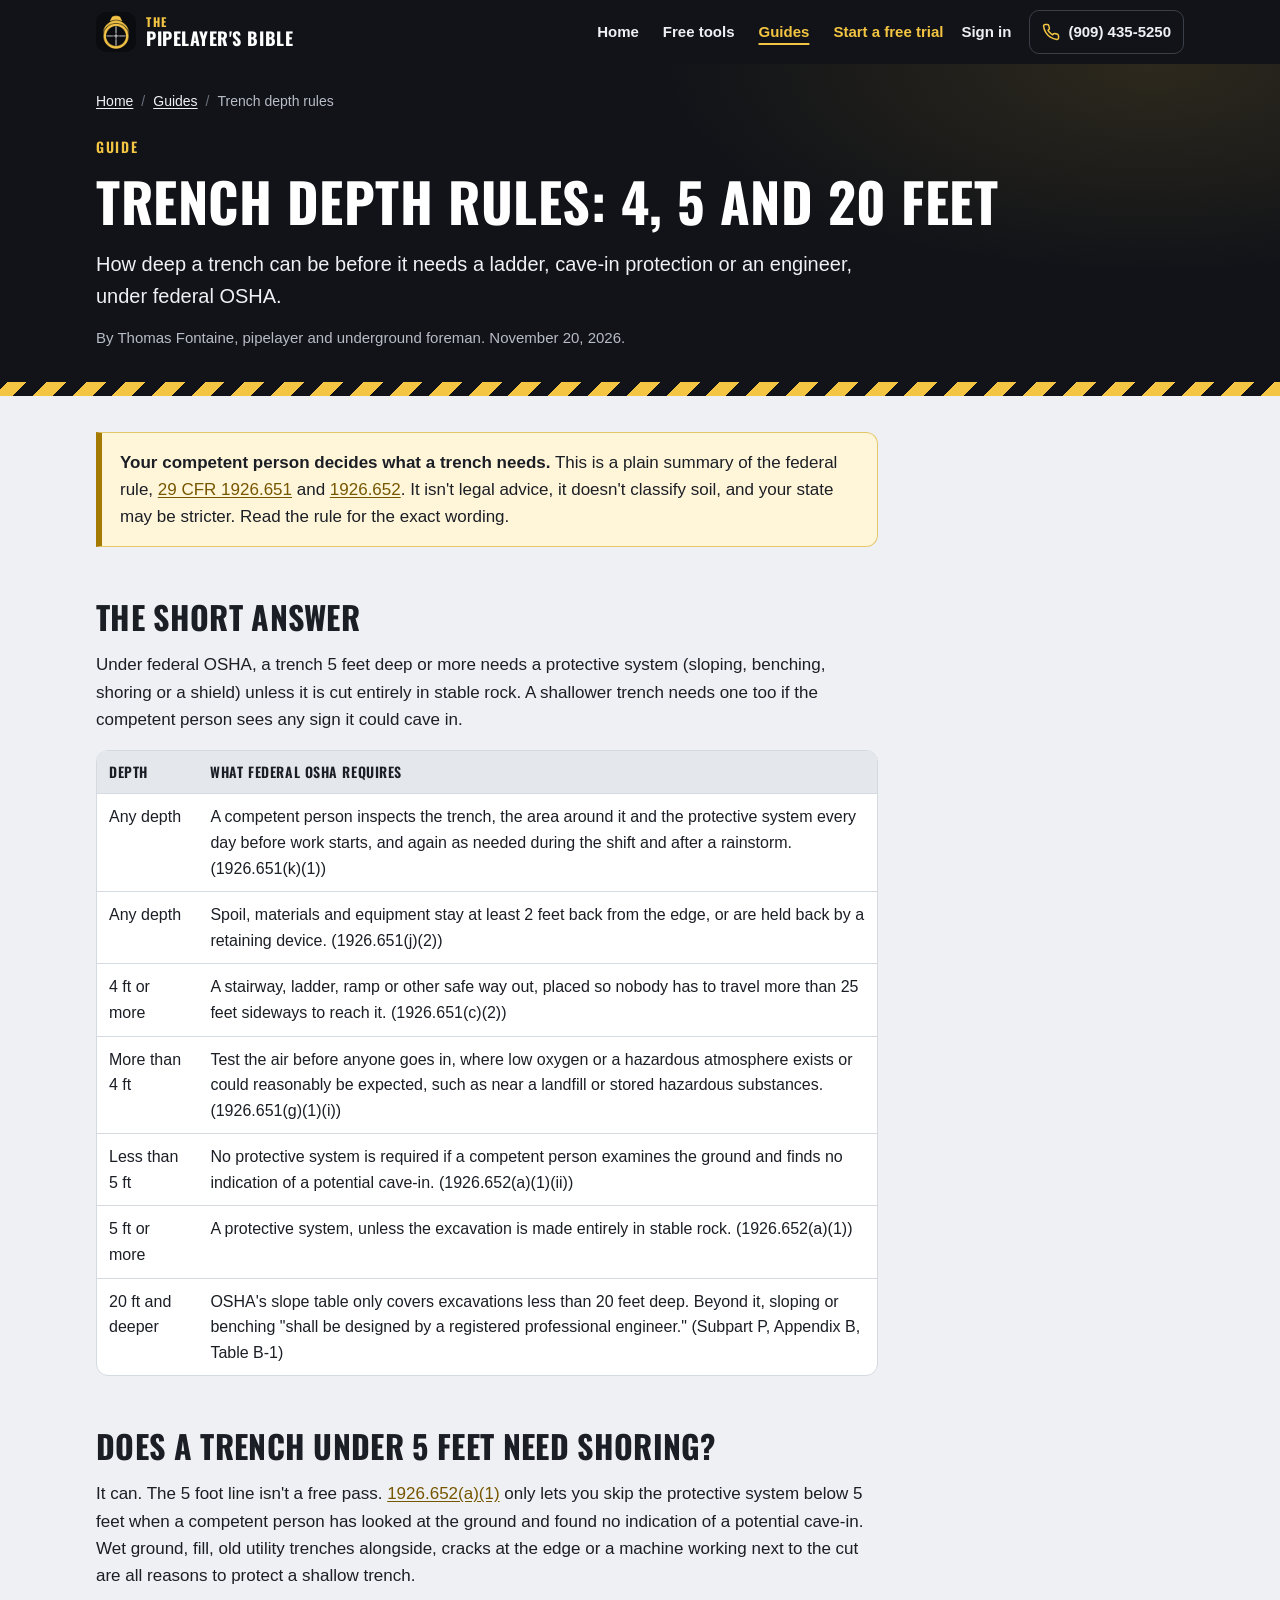
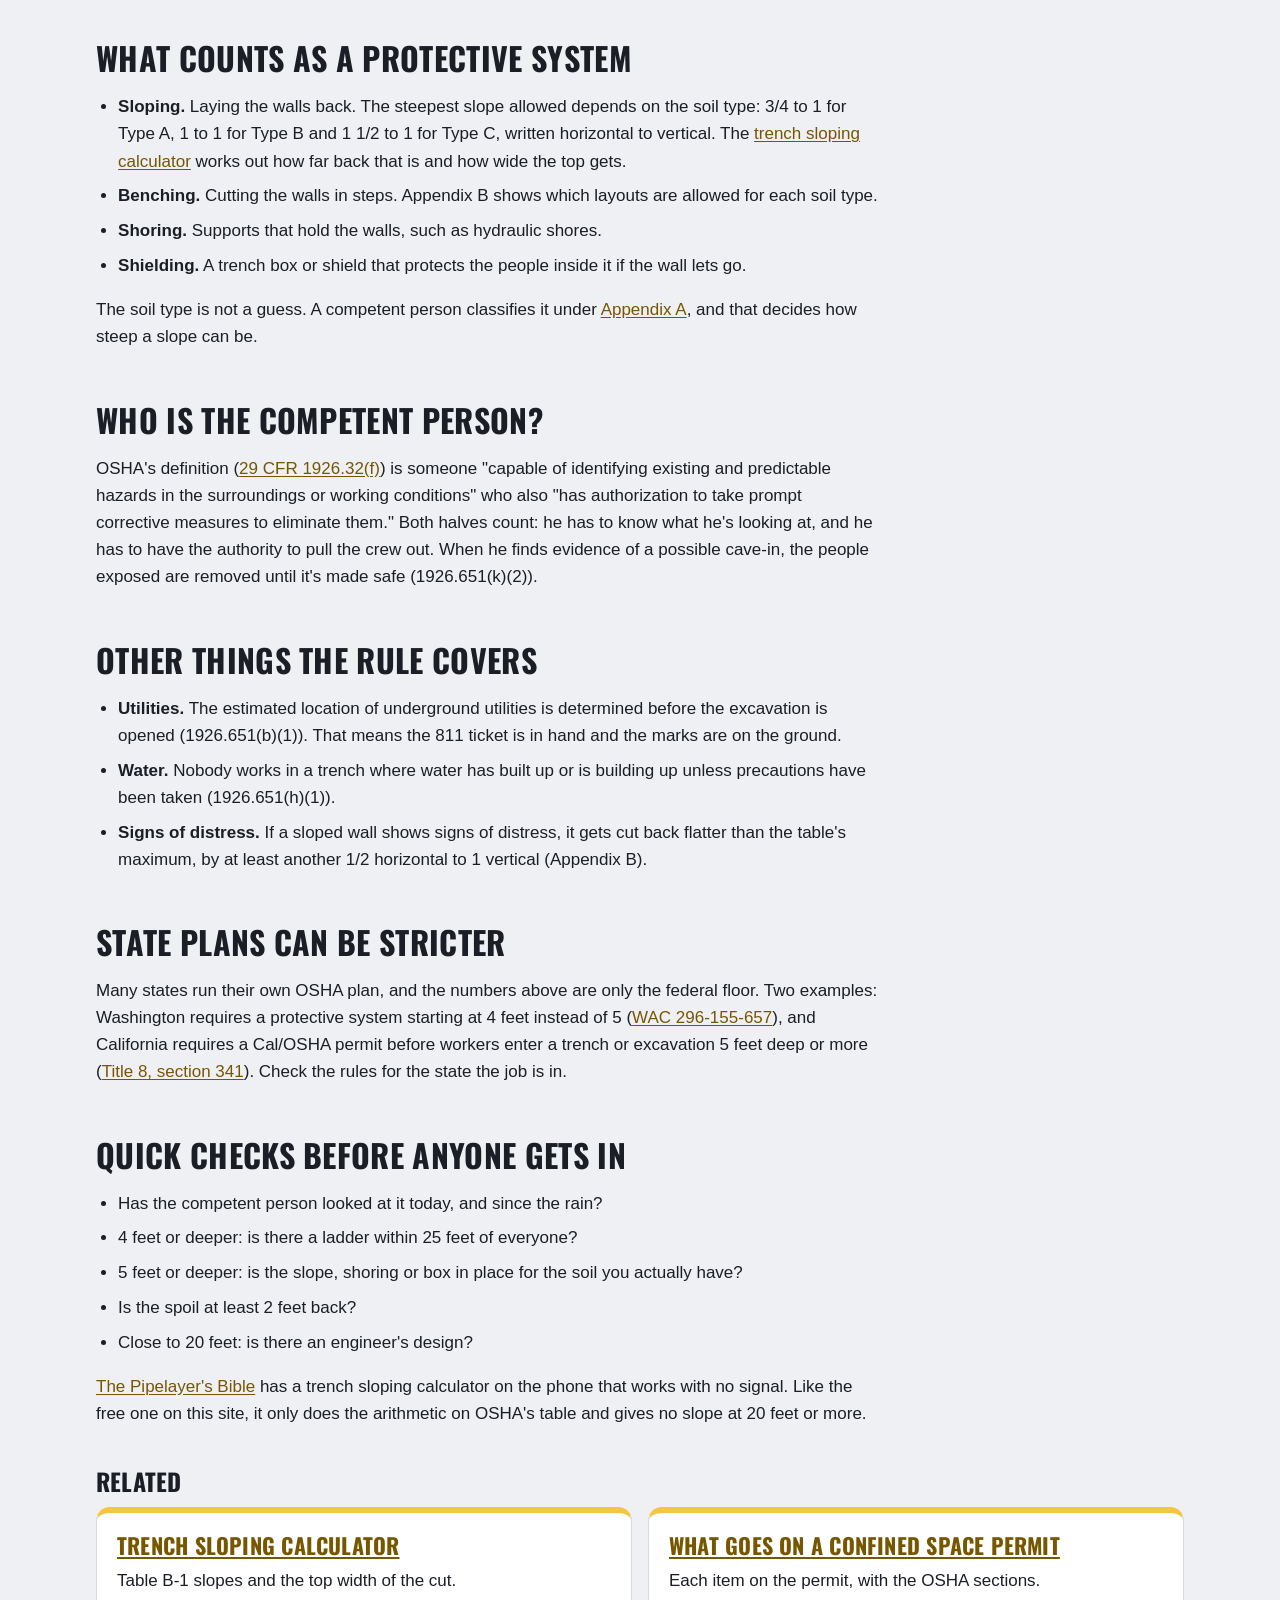
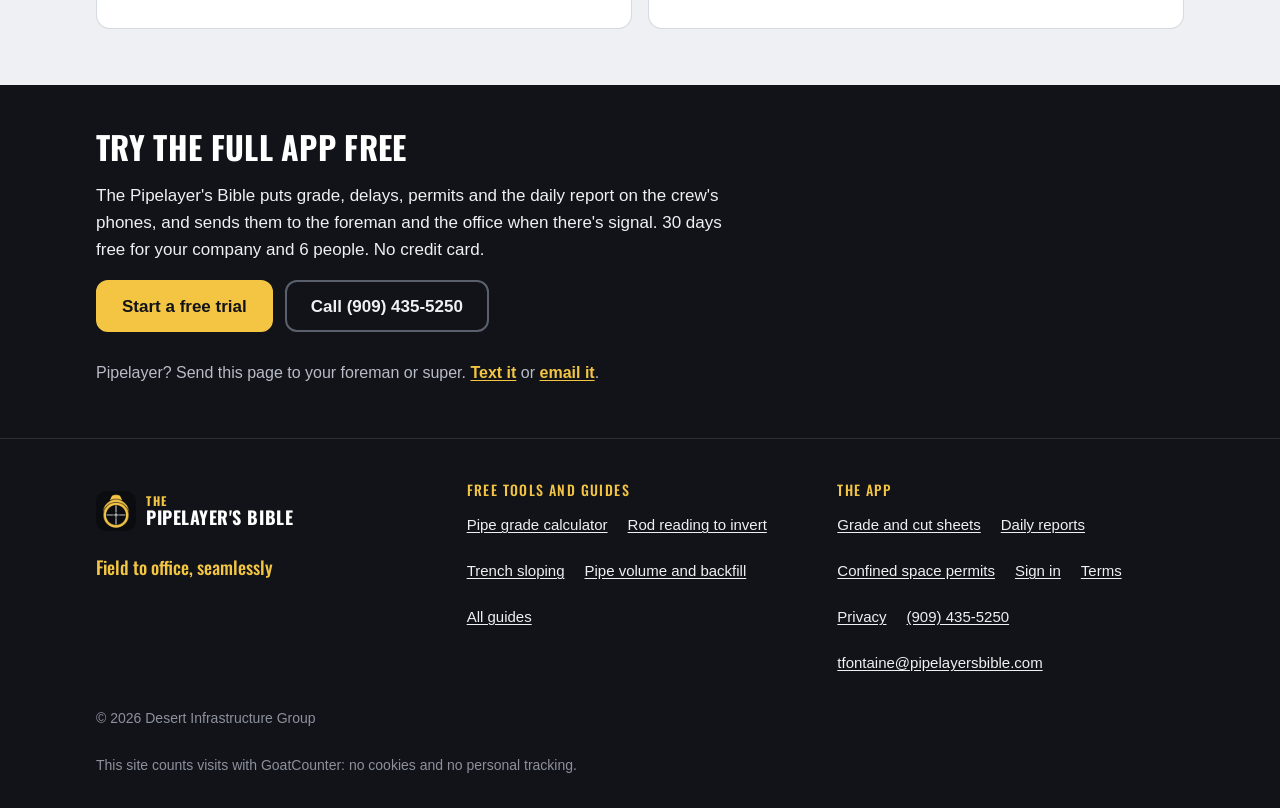
<file: guides/trench-depth-rules/index.html>
<!doctype html>
<html lang="en">
<head>
<meta charset="utf-8">
<meta name="viewport" content="width=device-width, initial-scale=1">
<title>Trench Depth Rules: 4, 5 and 20 Feet | The Pipelayer's Bible</title>
<link rel="preload" href="/fonts/oswald-latin-700-normal.woff2" as="font" type="font/woff2" crossorigin>
<link rel="stylesheet" href="/css/site.css">
<meta name="description" content="How deep can a trench be before it needs shoring or sloping? Federal OSHA's 4, 5 and 20 foot rules in plain words: ladders, cave-in protection, spoil, inspections.">
<link rel="canonical" href="https://pipelayersbible.com/guides/trench-depth-rules/">

<meta name="theme-color" content="#111318">
<meta name="color-scheme" content="light">
<meta property="og:type" content="article">
<meta property="og:site_name" content="The Pipelayer's Bible">
<meta property="og:title" content="Trench Depth Rules: 4, 5 and 20 Feet | The Pipelayer's Bible">
<meta property="og:description" content="How deep can a trench be before it needs shoring or sloping? Federal OSHA's 4, 5 and 20 foot rules in plain words: ladders, cave-in protection, spoil, inspections.">
<meta property="og:url" content="https://pipelayersbible.com/guides/trench-depth-rules/">
<meta property="og:image" content="https://pipelayersbible.com/img/og-share.png">
<meta property="og:image:width" content="1200">
<meta property="og:image:height" content="630">
<meta property="og:image:alt" content="The Pipelayer's Bible logo, a gold scope on black, with the words Field to office, seamlessly">
<meta name="twitter:card" content="summary_large_image">
<meta name="twitter:title" content="Trench Depth Rules: 4, 5 and 20 Feet | The Pipelayer's Bible">
<meta name="twitter:description" content="How deep can a trench be before it needs shoring or sloping? Federal OSHA's 4, 5 and 20 foot rules in plain words: ladders, cave-in protection, spoil, inspections.">
<meta name="twitter:image" content="https://pipelayersbible.com/img/og-share.png">
<link rel="icon" href="/favicon.ico" sizes="any">
<link rel="icon" href="/favicon-32.png" type="image/png" sizes="32x32">
<link rel="apple-touch-icon" href="/apple-touch-icon.png">
<script type="application/ld+json">
{
 "@context": "https://schema.org",
 "@graph": [
  {
   "@type": "Organization",
   "@id": "https://pipelayersbible.com/#org",
   "name": "The Pipelayer's Bible",
   "url": "https://pipelayersbible.com/",
   "logo": "https://pipelayersbible.com/img/logo-192.png",
   "telephone": "+1-909-435-5250",
   "email": "tfontaine@pipelayersbible.com"
  },
  {
   "@type": "Article",
   "@id": "https://pipelayersbible.com/guides/trench-depth-rules/#article",
   "headline": "Trench depth rules: 4, 5 and 20 feet",
   "description": "How deep can a trench be before it needs shoring or sloping? Federal OSHA's 4, 5 and 20 foot rules in plain words: ladders, cave-in protection, spoil, inspections.",
   "url": "https://pipelayersbible.com/guides/trench-depth-rules/",
   "mainEntityOfPage": "https://pipelayersbible.com/guides/trench-depth-rules/",
   "image": "https://pipelayersbible.com/img/og-share.png",
   "inLanguage": "en-US",
   "datePublished": "2026-11-20",
   "dateModified": "2026-11-20",
   "author": {
    "@type": "Person",
    "name": "Thomas Fontaine",
    "url": "https://pipelayersbible.com/"
   },
   "publisher": {
    "@type": "Organization",
    "@id": "https://pipelayersbible.com/#org",
    "name": "The Pipelayer's Bible",
    "logo": {
     "@type": "ImageObject",
     "url": "https://pipelayersbible.com/img/logo-192.png",
     "width": 192,
     "height": 192
    }
   }
  },
  {
   "@type": "BreadcrumbList",
   "itemListElement": [
    {
     "@type": "ListItem",
     "position": 1,
     "name": "Home",
     "item": "https://pipelayersbible.com/"
    },
    {
     "@type": "ListItem",
     "position": 2,
     "name": "Guides",
     "item": "https://pipelayersbible.com/guides/"
    },
    {
     "@type": "ListItem",
     "position": 3,
     "name": "Trench depth rules",
     "item": "https://pipelayersbible.com/guides/trench-depth-rules/"
    }
   ]
  }
 ]
}
</script>
</head>
<body>
<a class="skip" href="#main">Skip to content</a>
<header class="topbar">
  <div class="wrap">
    <a class="brand" href="/" aria-label="The Pipelayer's Bible, home">
      <img src="/img/logo-96.png" width="40" height="40" alt="">
      <span><small>The</small>Pipelayer's Bible</span>
    </a>
    <nav class="site-nav" aria-label="Main"><ul><li><a href="/">Home</a></li><li><a href="/tools/">Free tools</a></li><li><a href="/guides/" aria-current="page">Guides</a></li><li><a href="/#start" class="nav-cta">Start a free trial</a></li></ul></nav>
    <a class="top-signin" href="https://app.pipelayersbible.com">Sign in</a>
    <a class="top-call" href="tel:+19094355250" aria-label="Call Thomas at (909) 435-5250">
      <svg viewBox="0 0 24 24" fill="none" stroke="currentColor" stroke-width="2" stroke-linecap="round" stroke-linejoin="round" aria-hidden="true"><path d="M22 16.9v3a2 2 0 0 1-2.2 2 19.8 19.8 0 0 1-8.6-3.1 19.5 19.5 0 0 1-6-6A19.8 19.8 0 0 1 2.1 4.2 2 2 0 0 1 4.1 2h3a2 2 0 0 1 2 1.7c.1.9.4 1.8.7 2.7a2 2 0 0 1-.5 2.1L8 9.8a16 16 0 0 0 6 6l1.3-1.3a2 2 0 0 1 2.1-.4c.9.3 1.8.6 2.7.7a2 2 0 0 1 1.7 2z"/></svg>
      <span class="word">Call</span><span class="num">(909) 435-5250</span>
    </a>
  </div>
</header>

<main id="main">
<section class="page-hero" aria-labelledby="page-title">
  <div class="wrap">
    <nav class="crumbs" aria-label="Breadcrumb"><ol><li><a href="/">Home</a></li><li><a href="/guides/">Guides</a></li><li><span aria-current="page">Trench depth rules</span></li></ol></nav>
    <p class="eyebrow" style="margin-top:18px">Guide</p>
    <h1 id="page-title">Trench depth rules: 4, 5 and 20 feet</h1>
    <p class="lead">How deep a trench can be before it needs a ladder, cave-in protection or an engineer, under federal OSHA.</p>
    <p class="byline">By Thomas Fontaine, pipelayer and underground foreman. November 20, 2026.</p>
  </div>
  <div class="stripe" aria-hidden="true"></div>
</section>
<div class="content"><div class="wrap"><article class="prose">
<div class="warn"><p><strong>Your competent person decides what a trench needs.</strong> This is a plain summary of the federal rule, <a href="https://www.osha.gov/laws-regs/regulations/standardnumber/1926/1926.651">29 CFR 1926.651</a> and <a href="https://www.osha.gov/laws-regs/regulations/standardnumber/1926/1926.652">1926.652</a>. It isn't legal advice, it doesn't classify soil, and your state may be stricter. Read the rule for the exact wording.</p></div>

<h2>The short answer</h2>
<p>Under federal OSHA, a trench 5 feet deep or more needs a protective system (sloping, benching, shoring or a shield) unless it is cut entirely in stable rock. A shallower trench needs one too if the competent person sees any sign it could cave in.</p>
<div class="tbl-wrap"><table><thead><tr><th>Depth</th><th>What federal OSHA requires</th></tr></thead><tbody>
<tr><td>Any depth</td><td>A competent person inspects the trench, the area around it and the protective system every day before work starts, and again as needed during the shift and after a rainstorm. <span style="white-space:nowrap">(1926.651(k)(1))</span></td></tr>
<tr><td>Any depth</td><td>Spoil, materials and equipment stay at least 2 feet back from the edge, or are held back by a retaining device. <span style="white-space:nowrap">(1926.651(j)(2))</span></td></tr>
<tr><td>4 ft or more</td><td>A stairway, ladder, ramp or other safe way out, placed so nobody has to travel more than 25 feet sideways to reach it. <span style="white-space:nowrap">(1926.651(c)(2))</span></td></tr>
<tr><td>More than 4 ft</td><td>Test the air before anyone goes in, where low oxygen or a hazardous atmosphere exists or could reasonably be expected, such as near a landfill or stored hazardous substances. <span style="white-space:nowrap">(1926.651(g)(1)(i))</span></td></tr>
<tr><td>Less than 5 ft</td><td>No protective system is required if a competent person examines the ground and finds no indication of a potential cave-in. <span style="white-space:nowrap">(1926.652(a)(1)(ii))</span></td></tr>
<tr><td>5 ft or more</td><td>A protective system, unless the excavation is made entirely in stable rock. <span style="white-space:nowrap">(1926.652(a)(1))</span></td></tr>
<tr><td>20 ft and deeper</td><td>OSHA's slope table only covers excavations less than 20 feet deep. Beyond it, sloping or benching "shall be designed by a registered professional engineer." (Subpart P, Appendix B, Table B-1)</td></tr>
</tbody></table></div>

<h2>Does a trench under 5 feet need shoring?</h2>
<p>It can. The 5 foot line isn't a free pass. <a href="https://www.osha.gov/laws-regs/regulations/standardnumber/1926/1926.652">1926.652(a)(1)</a> only lets you skip the protective system below 5 feet when a competent person has looked at the ground and found no indication of a potential cave-in. Wet ground, fill, old utility trenches alongside, cracks at the edge or a machine working next to the cut are all reasons to protect a shallow trench.</p>

<h2>What counts as a protective system</h2>
<ul>
<li><strong>Sloping.</strong> Laying the walls back. The steepest slope allowed depends on the soil type: 3/4 to 1 for Type A, 1 to 1 for Type B and 1 1/2 to 1 for Type C, written horizontal to vertical. The <a href="/tools/trench-sloping/">trench sloping calculator</a> works out how far back that is and how wide the top gets.</li>
<li><strong>Benching.</strong> Cutting the walls in steps. Appendix B shows which layouts are allowed for each soil type.</li>
<li><strong>Shoring.</strong> Supports that hold the walls, such as hydraulic shores.</li>
<li><strong>Shielding.</strong> A trench box or shield that protects the people inside it if the wall lets go.</li>
</ul>
<p>The soil type is not a guess. A competent person classifies it under <a href="https://www.osha.gov/laws-regs/regulations/standardnumber/1926/1926SubpartPAppA">Appendix A</a>, and that decides how steep a slope can be.</p>

<h2>Who is the competent person?</h2>
<p>OSHA's definition (<a href="https://www.osha.gov/competent-person">29 CFR 1926.32(f)</a>) is someone "capable of identifying existing and predictable hazards in the surroundings or working conditions" who also "has authorization to take prompt corrective measures to eliminate them." Both halves count: he has to know what he's looking at, and he has to have the authority to pull the crew out. When he finds evidence of a possible cave-in, the people exposed are removed until it's made safe (1926.651(k)(2)).</p>

<h2>Other things the rule covers</h2>
<ul>
<li><strong>Utilities.</strong> The estimated location of underground utilities is determined before the excavation is opened (1926.651(b)(1)). That means the 811 ticket is in hand and the marks are on the ground.</li>
<li><strong>Water.</strong> Nobody works in a trench where water has built up or is building up unless precautions have been taken (1926.651(h)(1)).</li>
<li><strong>Signs of distress.</strong> If a sloped wall shows signs of distress, it gets cut back flatter than the table's maximum, by at least another 1/2 horizontal to 1 vertical (Appendix B).</li>
</ul>

<h2>State plans can be stricter</h2>
<p>Many states run their own OSHA plan, and the numbers above are only the federal floor. Two examples: Washington requires a protective system starting at 4 feet instead of 5 (<a href="https://lawfilesext.leg.wa.gov/Law/WAC/WAC%20296%20%20TITLE/WAC%20296%20-155%20%20CHAPTER/WAC%20296%20-155%20-657.htm">WAC 296-155-657</a>), and California requires a Cal/OSHA permit before workers enter a trench or excavation 5 feet deep or more (<a href="https://dir.ca.gov/Title8/341.html">Title 8, section 341</a>). Check the rules for the state the job is in.</p>

<h2>Quick checks before anyone gets in</h2>
<ul>
<li>Has the competent person looked at it today, and since the rain?</li>
<li>4 feet or deeper: is there a ladder within 25 feet of everyone?</li>
<li>5 feet or deeper: is the slope, shoring or box in place for the soil you actually have?</li>
<li>Is the spoil at least 2 feet back?</li>
<li>Close to 20 feet: is there an engineer's design?</li>
</ul>
<p><a href="/">The Pipelayer's Bible</a> has a trench sloping calculator on the phone that works with no signal. Like the free one on this site, it only does the arithmetic on OSHA's table and gives no slope at 20 feet or more.</p>
</article>
<section class="related" aria-labelledby="rel-title"><h2 id="rel-title">Related</h2><ul class="cards"><li class="card"><h3><a href="/tools/trench-sloping/">Trench sloping calculator</a></h3><p>Table B-1 slopes and the top width of the cut.</p></li><li class="card"><h3><a href="/guides/what-goes-on-a-confined-space-permit/">What goes on a confined space permit</a></h3><p>Each item on the permit, with the OSHA sections.</p></li></ul></section>
</div></div>
<section class="cta-band" aria-labelledby="cta-title">
  <div class="wrap">
    <h2 id="cta-title">Try the full app free</h2>
    <p>The Pipelayer's Bible puts grade, delays, permits and the daily report on the crew's phones, and sends them to the foreman and the office when there's signal. 30 days free for your company and 6 people. No credit card.</p>
    <div class="btns"><a class="btn btn-primary" href="/#start">Start a free trial</a><a class="btn btn-ghost" href="tel:+19094355250">Call (909) 435-5250</a></div>
    <p class="cta-share">Pipelayer? Send this page to your foreman or super. <a href="sms:?&body=Have%20a%20look%20at%20this%20for%20our%20crew%3A%20https%3A%2F%2Fpipelayersbible.com%2Fguides%2Ftrench-depth-rules%2F">Text it</a> or <a href="mailto:?subject=The%20Pipelayer%27s%20Bible&body=Have%20a%20look%20at%20this%20for%20our%20crew%3A%20https%3A%2F%2Fpipelayersbible.com%2Fguides%2Ftrench-depth-rules%2F">email it</a>.</p>
  </div>
</section>
</main>

<footer class="site-foot">
  <div class="wrap">
    <div class="foot-brand">
      <a class="brand" href="/" aria-label="The Pipelayer's Bible, home"><img src="/img/logo-96.png" width="40" height="40" alt=""><span><small>The</small>Pipelayer's Bible</span></a>
      <p>Field to office, seamlessly</p>
    </div>
    <div>
      <p class="foot-h">Free tools and guides</p>
      <ul class="foot-links">
        <li><a href="/tools/pipe-grade-calculator/">Pipe grade calculator</a></li>
        <li><a href="/tools/rod-reading-to-invert/">Rod reading to invert</a></li>
        <li><a href="/tools/trench-sloping/">Trench sloping</a></li>
        <li><a href="/tools/pipe-volume-weight/">Pipe volume and backfill</a></li>
        <li><a href="/guides/">All guides</a></li>
      </ul>
    </div>
    <div>
      <p class="foot-h">The app</p>
      <ul class="foot-links">
        <li><a href="/grade-and-cut-sheet-app/">Grade and cut sheets</a></li>
        <li><a href="/daily-reports-for-underground-crews/">Daily reports</a></li>
        <li><a href="/confined-space-permit-app/">Confined space permits</a></li>
        <li><a href="https://app.pipelayersbible.com">Sign in</a></li>
        <li><a href="https://app.pipelayersbible.com/terms.html">Terms</a></li>
        <li><a href="https://app.pipelayersbible.com/privacy.html">Privacy</a></li>
        <li><a href="tel:+19094355250">(909) 435-5250</a></li>
        <li><a href="mailto:tfontaine@pipelayersbible.com">tfontaine@pipelayersbible.com</a></li>
      </ul>
    </div>
    <p class="copy">&copy; 2026 Desert Infrastructure Group</p>
    <p class="copy">This site counts visits with GoatCounter: no cookies and no personal tracking.</p>
  </div>
</footer>
<script data-goatcounter="https://pipelayersbible.goatcounter.com/count" async src="https://gc.zgo.at/count.js"></script>
</body>
</html>
</file>
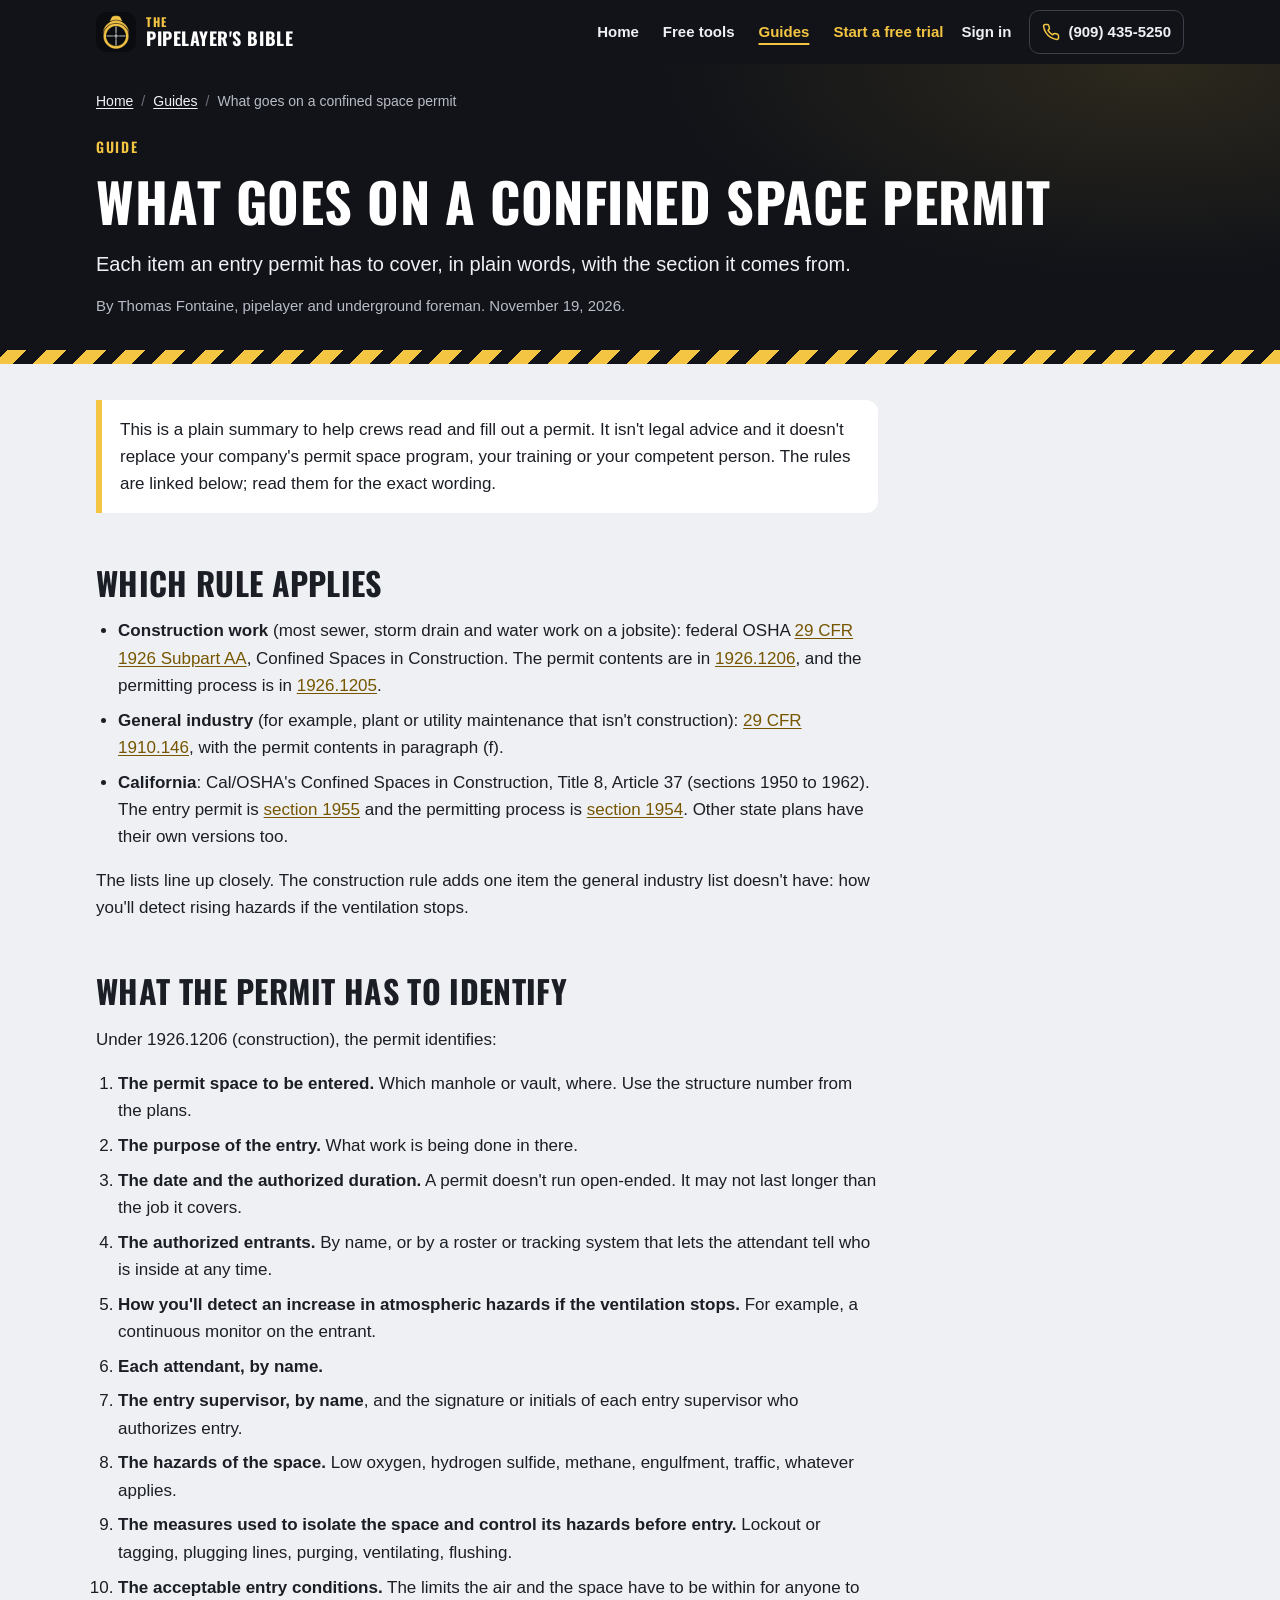
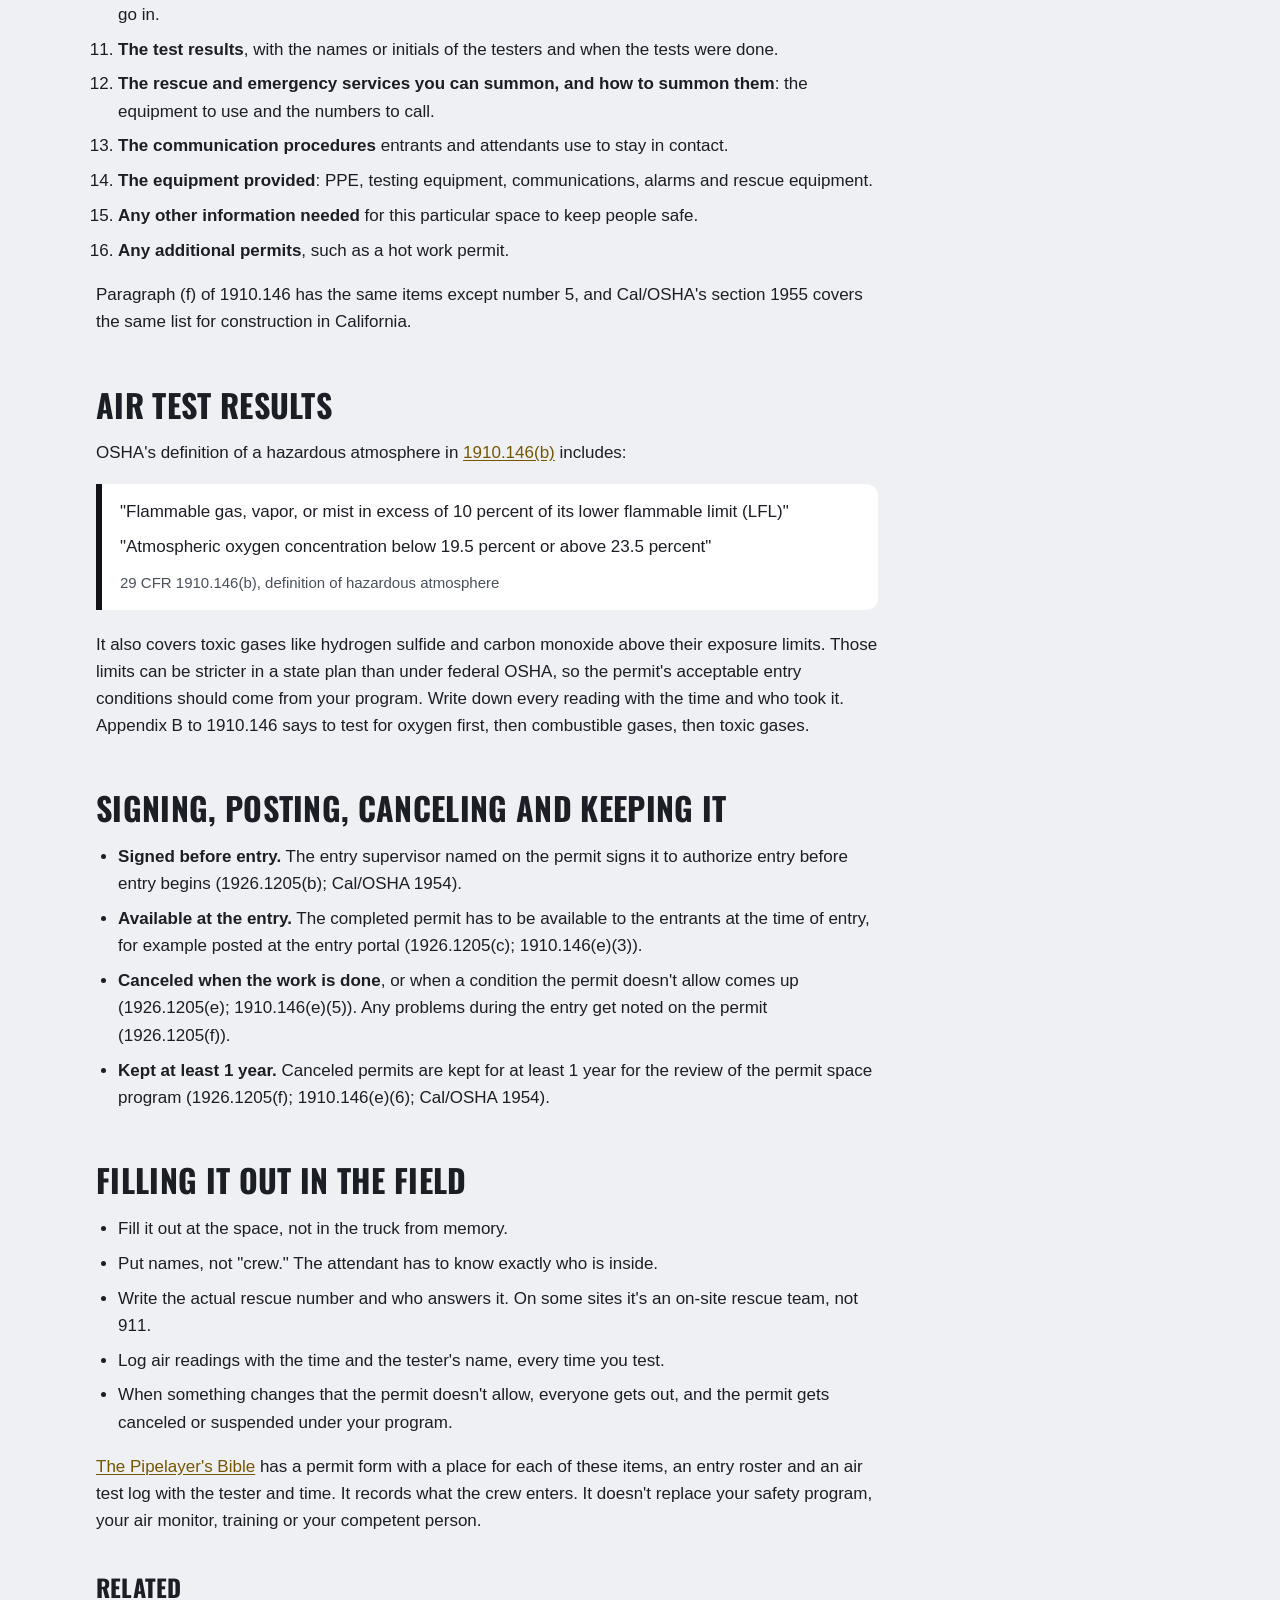
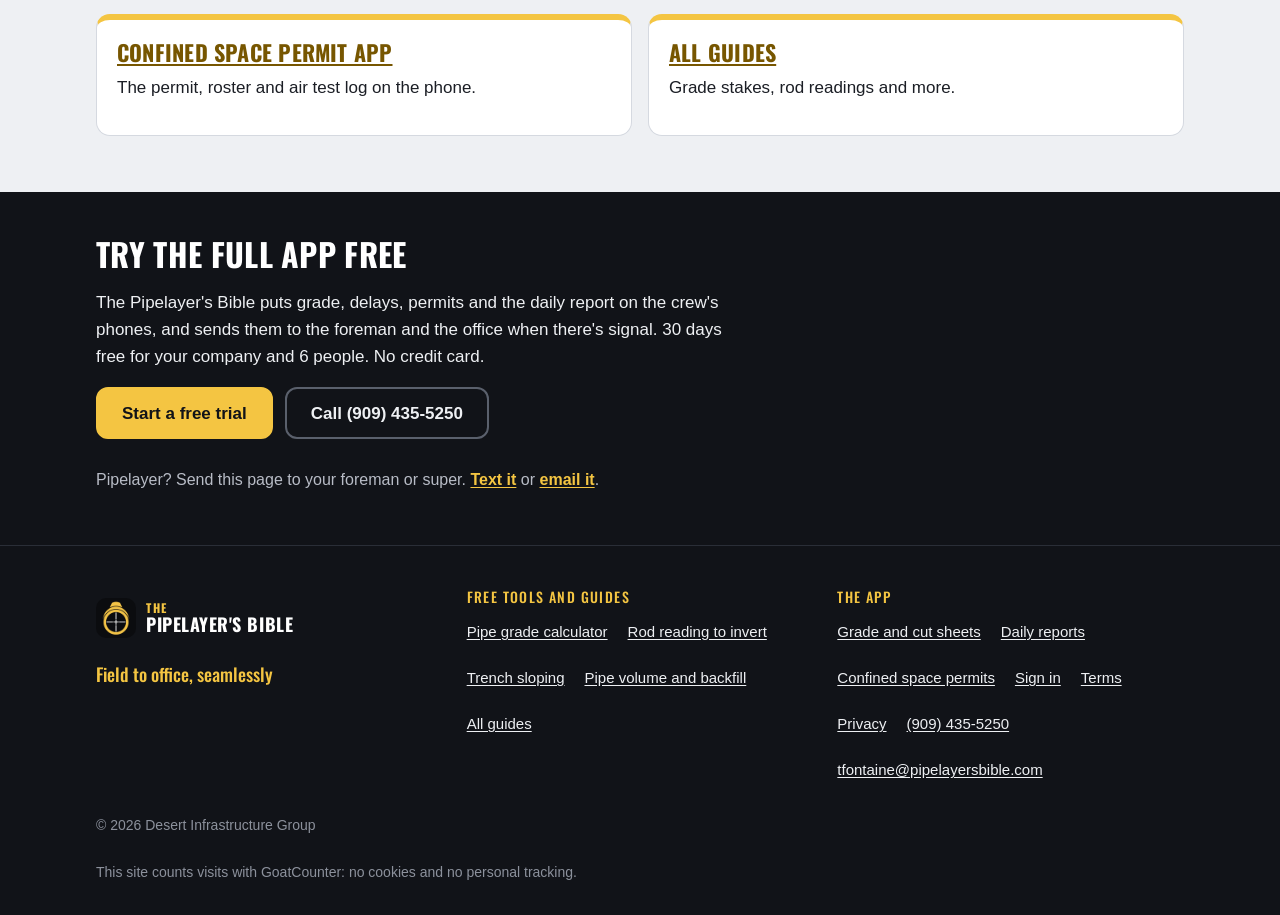
<file: guides/what-goes-on-a-confined-space-permit/index.html>
<!doctype html>
<html lang="en">
<head>
<meta charset="utf-8">
<meta name="viewport" content="width=device-width, initial-scale=1">
<title>What Goes on a Confined Space Permit | The Pipelayer's Bible</title>
<link rel="preload" href="/fonts/oswald-latin-700-normal.woff2" as="font" type="font/woff2" crossorigin>
<link rel="stylesheet" href="/css/site.css">
<meta name="description" content="What a confined space entry permit must identify under OSHA 1910.146, 1926 Subpart AA and Cal/OSHA, in plain words, plus signing, posting and keeping it.">
<link rel="canonical" href="https://pipelayersbible.com/guides/what-goes-on-a-confined-space-permit/">

<meta name="theme-color" content="#111318">
<meta name="color-scheme" content="light">
<meta property="og:type" content="article">
<meta property="og:site_name" content="The Pipelayer's Bible">
<meta property="og:title" content="What Goes on a Confined Space Permit | The Pipelayer's Bible">
<meta property="og:description" content="What a confined space entry permit must identify under OSHA 1910.146, 1926 Subpart AA and Cal/OSHA, in plain words, plus signing, posting and keeping it.">
<meta property="og:url" content="https://pipelayersbible.com/guides/what-goes-on-a-confined-space-permit/">
<meta property="og:image" content="https://pipelayersbible.com/img/og-share.png">
<meta property="og:image:width" content="1200">
<meta property="og:image:height" content="630">
<meta property="og:image:alt" content="The Pipelayer's Bible logo, a gold scope on black, with the words Field to office, seamlessly">
<meta name="twitter:card" content="summary_large_image">
<meta name="twitter:title" content="What Goes on a Confined Space Permit | The Pipelayer's Bible">
<meta name="twitter:description" content="What a confined space entry permit must identify under OSHA 1910.146, 1926 Subpart AA and Cal/OSHA, in plain words, plus signing, posting and keeping it.">
<meta name="twitter:image" content="https://pipelayersbible.com/img/og-share.png">
<link rel="icon" href="/favicon.ico" sizes="any">
<link rel="icon" href="/favicon-32.png" type="image/png" sizes="32x32">
<link rel="apple-touch-icon" href="/apple-touch-icon.png">
<script type="application/ld+json">
{
 "@context": "https://schema.org",
 "@graph": [
  {
   "@type": "Organization",
   "@id": "https://pipelayersbible.com/#org",
   "name": "The Pipelayer's Bible",
   "url": "https://pipelayersbible.com/",
   "logo": "https://pipelayersbible.com/img/logo-192.png",
   "telephone": "+1-909-435-5250",
   "email": "tfontaine@pipelayersbible.com"
  },
  {
   "@type": "Article",
   "@id": "https://pipelayersbible.com/guides/what-goes-on-a-confined-space-permit/#article",
   "headline": "What goes on a confined space permit",
   "description": "What a confined space entry permit must identify under OSHA 1910.146, 1926 Subpart AA and Cal/OSHA, in plain words, plus signing, posting and keeping it.",
   "url": "https://pipelayersbible.com/guides/what-goes-on-a-confined-space-permit/",
   "mainEntityOfPage": "https://pipelayersbible.com/guides/what-goes-on-a-confined-space-permit/",
   "image": "https://pipelayersbible.com/img/og-share.png",
   "inLanguage": "en-US",
   "datePublished": "2026-11-19",
   "dateModified": "2026-11-19",
   "author": {
    "@type": "Person",
    "name": "Thomas Fontaine",
    "url": "https://pipelayersbible.com/"
   },
   "publisher": {
    "@type": "Organization",
    "@id": "https://pipelayersbible.com/#org",
    "name": "The Pipelayer's Bible",
    "logo": {
     "@type": "ImageObject",
     "url": "https://pipelayersbible.com/img/logo-192.png",
     "width": 192,
     "height": 192
    }
   }
  },
  {
   "@type": "BreadcrumbList",
   "itemListElement": [
    {
     "@type": "ListItem",
     "position": 1,
     "name": "Home",
     "item": "https://pipelayersbible.com/"
    },
    {
     "@type": "ListItem",
     "position": 2,
     "name": "Guides",
     "item": "https://pipelayersbible.com/guides/"
    },
    {
     "@type": "ListItem",
     "position": 3,
     "name": "What goes on a confined space permit",
     "item": "https://pipelayersbible.com/guides/what-goes-on-a-confined-space-permit/"
    }
   ]
  }
 ]
}
</script>
</head>
<body>
<a class="skip" href="#main">Skip to content</a>
<header class="topbar">
  <div class="wrap">
    <a class="brand" href="/" aria-label="The Pipelayer's Bible, home">
      <img src="/img/logo-96.png" width="40" height="40" alt="">
      <span><small>The</small>Pipelayer's Bible</span>
    </a>
    <nav class="site-nav" aria-label="Main"><ul><li><a href="/">Home</a></li><li><a href="/tools/">Free tools</a></li><li><a href="/guides/" aria-current="page">Guides</a></li><li><a href="/#start" class="nav-cta">Start a free trial</a></li></ul></nav>
    <a class="top-signin" href="https://app.pipelayersbible.com">Sign in</a>
    <a class="top-call" href="tel:+19094355250" aria-label="Call Thomas at (909) 435-5250">
      <svg viewBox="0 0 24 24" fill="none" stroke="currentColor" stroke-width="2" stroke-linecap="round" stroke-linejoin="round" aria-hidden="true"><path d="M22 16.9v3a2 2 0 0 1-2.2 2 19.8 19.8 0 0 1-8.6-3.1 19.5 19.5 0 0 1-6-6A19.8 19.8 0 0 1 2.1 4.2 2 2 0 0 1 4.1 2h3a2 2 0 0 1 2 1.7c.1.9.4 1.8.7 2.7a2 2 0 0 1-.5 2.1L8 9.8a16 16 0 0 0 6 6l1.3-1.3a2 2 0 0 1 2.1-.4c.9.3 1.8.6 2.7.7a2 2 0 0 1 1.7 2z"/></svg>
      <span class="word">Call</span><span class="num">(909) 435-5250</span>
    </a>
  </div>
</header>

<main id="main">
<section class="page-hero" aria-labelledby="page-title">
  <div class="wrap">
    <nav class="crumbs" aria-label="Breadcrumb"><ol><li><a href="/">Home</a></li><li><a href="/guides/">Guides</a></li><li><span aria-current="page">What goes on a confined space permit</span></li></ol></nav>
    <p class="eyebrow" style="margin-top:18px">Guide</p>
    <h1 id="page-title">What goes on a confined space permit</h1>
    <p class="lead">Each item an entry permit has to cover, in plain words, with the section it comes from.</p>
    <p class="byline">By Thomas Fontaine, pipelayer and underground foreman. November 19, 2026.</p>
  </div>
  <div class="stripe" aria-hidden="true"></div>
</section>
<div class="content"><div class="wrap"><article class="prose">
<div class="note"><p>This is a plain summary to help crews read and fill out a permit. It isn't legal advice and it doesn't replace your company's permit space program, your training or your competent person. The rules are linked below; read them for the exact wording.</p></div>

<h2>Which rule applies</h2>
<ul>
<li><strong>Construction work</strong> (most sewer, storm drain and water work on a jobsite): federal OSHA <a href="https://www.ecfr.gov/current/title-29/subtitle-B/chapter-XVII/part-1926/subpart-AA">29 CFR 1926 Subpart AA</a>, Confined Spaces in Construction. The permit contents are in <a href="https://www.osha.gov/laws-regs/regulations/standardnumber/1926/1926.1206">1926.1206</a>, and the permitting process is in <a href="https://www.law.cornell.edu/cfr/text/29/1926.1205">1926.1205</a>.</li>
<li><strong>General industry</strong> (for example, plant or utility maintenance that isn't construction): <a href="https://www.osha.gov/laws-regs/regulations/standardnumber/1910/1910.146">29 CFR 1910.146</a>, with the permit contents in paragraph (f).</li>
<li><strong>California</strong>: Cal/OSHA's Confined Spaces in Construction, Title 8, Article 37 (sections 1950 to 1962). The entry permit is <a href="https://dir.ca.gov/Title8/1955.html">section 1955</a> and the permitting process is <a href="https://dir.ca.gov/Title8/1954.html">section 1954</a>. Other state plans have their own versions too.</li>
</ul>
<p>The lists line up closely. The construction rule adds one item the general industry list doesn't have: how you'll detect rising hazards if the ventilation stops.</p>

<h2>What the permit has to identify</h2>
<p>Under 1926.1206 (construction), the permit identifies:</p>
<ol>
<li><strong>The permit space to be entered.</strong> Which manhole or vault, where. Use the structure number from the plans.</li>
<li><strong>The purpose of the entry.</strong> What work is being done in there.</li>
<li><strong>The date and the authorized duration.</strong> A permit doesn't run open-ended. It may not last longer than the job it covers.</li>
<li><strong>The authorized entrants.</strong> By name, or by a roster or tracking system that lets the attendant tell who is inside at any time.</li>
<li><strong>How you'll detect an increase in atmospheric hazards if the ventilation stops.</strong> For example, a continuous monitor on the entrant.</li>
<li><strong>Each attendant, by name.</strong></li>
<li><strong>The entry supervisor, by name</strong>, and the signature or initials of each entry supervisor who authorizes entry.</li>
<li><strong>The hazards of the space.</strong> Low oxygen, hydrogen sulfide, methane, engulfment, traffic, whatever applies.</li>
<li><strong>The measures used to isolate the space and control its hazards before entry.</strong> Lockout or tagging, plugging lines, purging, ventilating, flushing.</li>
<li><strong>The acceptable entry conditions.</strong> The limits the air and the space have to be within for anyone to go in.</li>
<li><strong>The test results</strong>, with the names or initials of the testers and when the tests were done.</li>
<li><strong>The rescue and emergency services you can summon, and how to summon them</strong>: the equipment to use and the numbers to call.</li>
<li><strong>The communication procedures</strong> entrants and attendants use to stay in contact.</li>
<li><strong>The equipment provided</strong>: PPE, testing equipment, communications, alarms and rescue equipment.</li>
<li><strong>Any other information needed</strong> for this particular space to keep people safe.</li>
<li><strong>Any additional permits</strong>, such as a hot work permit.</li>
</ol>
<p>Paragraph (f) of 1910.146 has the same items except number 5, and Cal/OSHA's section 1955 covers the same list for construction in California.</p>

<h2>Air test results</h2>
<p>OSHA's definition of a hazardous atmosphere in <a href="https://www.osha.gov/laws-regs/regulations/standardnumber/1910/1910.146">1910.146(b)</a> includes:</p>
<blockquote class="reg"><p>"Flammable gas, vapor, or mist in excess of 10 percent of its lower flammable limit (LFL)"</p><p>"Atmospheric oxygen concentration below 19.5 percent or above 23.5 percent"</p><cite>29 CFR 1910.146(b), definition of hazardous atmosphere</cite></blockquote>
<p>It also covers toxic gases like hydrogen sulfide and carbon monoxide above their exposure limits. Those limits can be stricter in a state plan than under federal OSHA, so the permit's acceptable entry conditions should come from your program. Write down every reading with the time and who took it. Appendix B to 1910.146 says to test for oxygen first, then combustible gases, then toxic gases.</p>

<h2>Signing, posting, canceling and keeping it</h2>
<ul>
<li><strong>Signed before entry.</strong> The entry supervisor named on the permit signs it to authorize entry before entry begins (1926.1205(b); Cal/OSHA 1954).</li>
<li><strong>Available at the entry.</strong> The completed permit has to be available to the entrants at the time of entry, for example posted at the entry portal (1926.1205(c); 1910.146(e)(3)).</li>
<li><strong>Canceled when the work is done</strong>, or when a condition the permit doesn't allow comes up (1926.1205(e); 1910.146(e)(5)). Any problems during the entry get noted on the permit (1926.1205(f)).</li>
<li><strong>Kept at least 1 year.</strong> Canceled permits are kept for at least 1 year for the review of the permit space program (1926.1205(f); 1910.146(e)(6); Cal/OSHA 1954).</li>
</ul>

<h2>Filling it out in the field</h2>
<ul>
<li>Fill it out at the space, not in the truck from memory.</li>
<li>Put names, not "crew." The attendant has to know exactly who is inside.</li>
<li>Write the actual rescue number and who answers it. On some sites it's an on-site rescue team, not 911.</li>
<li>Log air readings with the time and the tester's name, every time you test.</li>
<li>When something changes that the permit doesn't allow, everyone gets out, and the permit gets canceled or suspended under your program.</li>
</ul>
<p><a href="/confined-space-permit-app/">The Pipelayer's Bible</a> has a permit form with a place for each of these items, an entry roster and an air test log with the tester and time. It records what the crew enters. It doesn't replace your safety program, your air monitor, training or your competent person.</p>
</article>
<section class="related" aria-labelledby="rel-title"><h2 id="rel-title">Related</h2><ul class="cards"><li class="card"><h3><a href="/confined-space-permit-app/">Confined space permit app</a></h3><p>The permit, roster and air test log on the phone.</p></li><li class="card"><h3><a href="/guides/">All guides</a></h3><p>Grade stakes, rod readings and more.</p></li></ul></section>
</div></div>
<section class="cta-band" aria-labelledby="cta-title">
  <div class="wrap">
    <h2 id="cta-title">Try the full app free</h2>
    <p>The Pipelayer's Bible puts grade, delays, permits and the daily report on the crew's phones, and sends them to the foreman and the office when there's signal. 30 days free for your company and 6 people. No credit card.</p>
    <div class="btns"><a class="btn btn-primary" href="/#start">Start a free trial</a><a class="btn btn-ghost" href="tel:+19094355250">Call (909) 435-5250</a></div>
    <p class="cta-share">Pipelayer? Send this page to your foreman or super. <a href="sms:?&body=Have%20a%20look%20at%20this%20for%20our%20crew%3A%20https%3A%2F%2Fpipelayersbible.com%2Fguides%2Fwhat-goes-on-a-confined-space-permit%2F">Text it</a> or <a href="mailto:?subject=The%20Pipelayer%27s%20Bible&body=Have%20a%20look%20at%20this%20for%20our%20crew%3A%20https%3A%2F%2Fpipelayersbible.com%2Fguides%2Fwhat-goes-on-a-confined-space-permit%2F">email it</a>.</p>
  </div>
</section>
</main>

<footer class="site-foot">
  <div class="wrap">
    <div class="foot-brand">
      <a class="brand" href="/" aria-label="The Pipelayer's Bible, home"><img src="/img/logo-96.png" width="40" height="40" alt=""><span><small>The</small>Pipelayer's Bible</span></a>
      <p>Field to office, seamlessly</p>
    </div>
    <div>
      <p class="foot-h">Free tools and guides</p>
      <ul class="foot-links">
        <li><a href="/tools/pipe-grade-calculator/">Pipe grade calculator</a></li>
        <li><a href="/tools/rod-reading-to-invert/">Rod reading to invert</a></li>
        <li><a href="/tools/trench-sloping/">Trench sloping</a></li>
        <li><a href="/tools/pipe-volume-weight/">Pipe volume and backfill</a></li>
        <li><a href="/guides/">All guides</a></li>
      </ul>
    </div>
    <div>
      <p class="foot-h">The app</p>
      <ul class="foot-links">
        <li><a href="/grade-and-cut-sheet-app/">Grade and cut sheets</a></li>
        <li><a href="/daily-reports-for-underground-crews/">Daily reports</a></li>
        <li><a href="/confined-space-permit-app/">Confined space permits</a></li>
        <li><a href="https://app.pipelayersbible.com">Sign in</a></li>
        <li><a href="https://app.pipelayersbible.com/terms.html">Terms</a></li>
        <li><a href="https://app.pipelayersbible.com/privacy.html">Privacy</a></li>
        <li><a href="tel:+19094355250">(909) 435-5250</a></li>
        <li><a href="mailto:tfontaine@pipelayersbible.com">tfontaine@pipelayersbible.com</a></li>
      </ul>
    </div>
    <p class="copy">&copy; 2026 Desert Infrastructure Group</p>
    <p class="copy">This site counts visits with GoatCounter: no cookies and no personal tracking.</p>
  </div>
</footer>
<script data-goatcounter="https://pipelayersbible.goatcounter.com/count" async src="https://gc.zgo.at/count.js"></script>
</body>
</html>
</file>
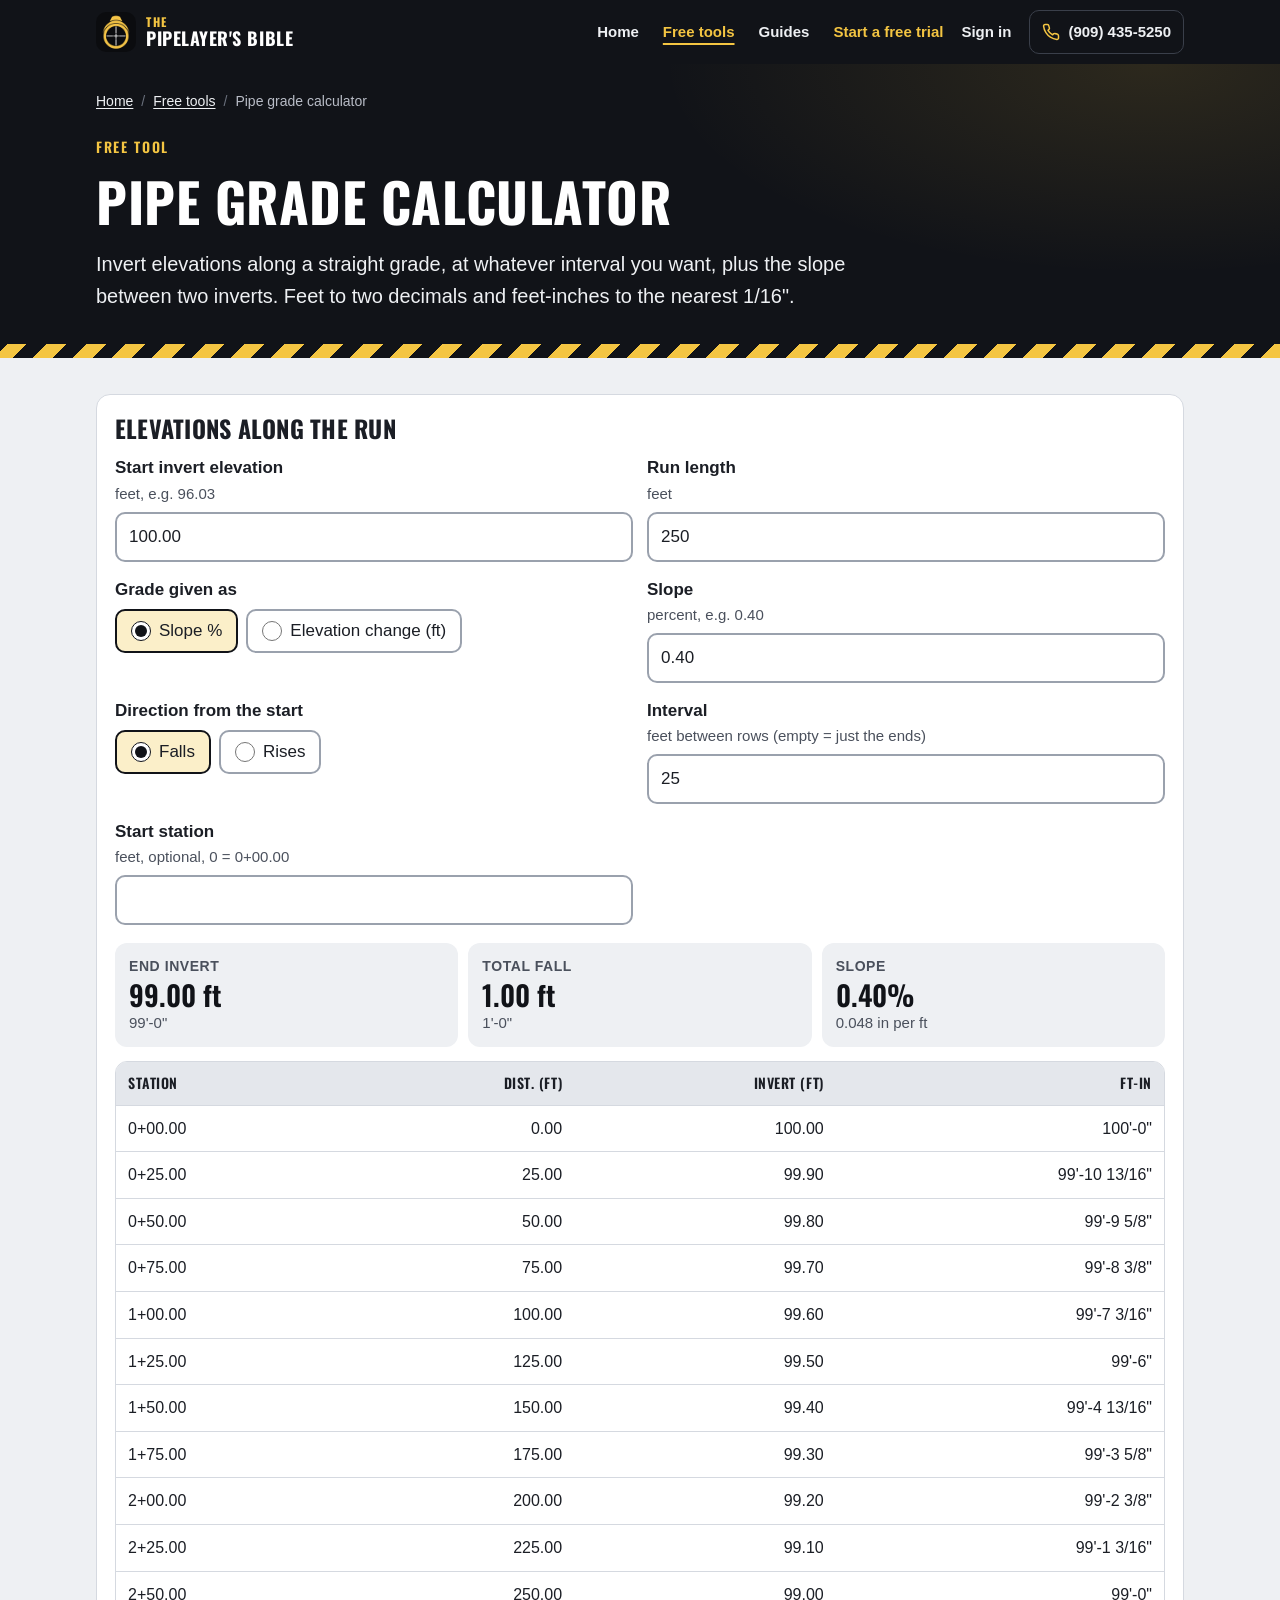
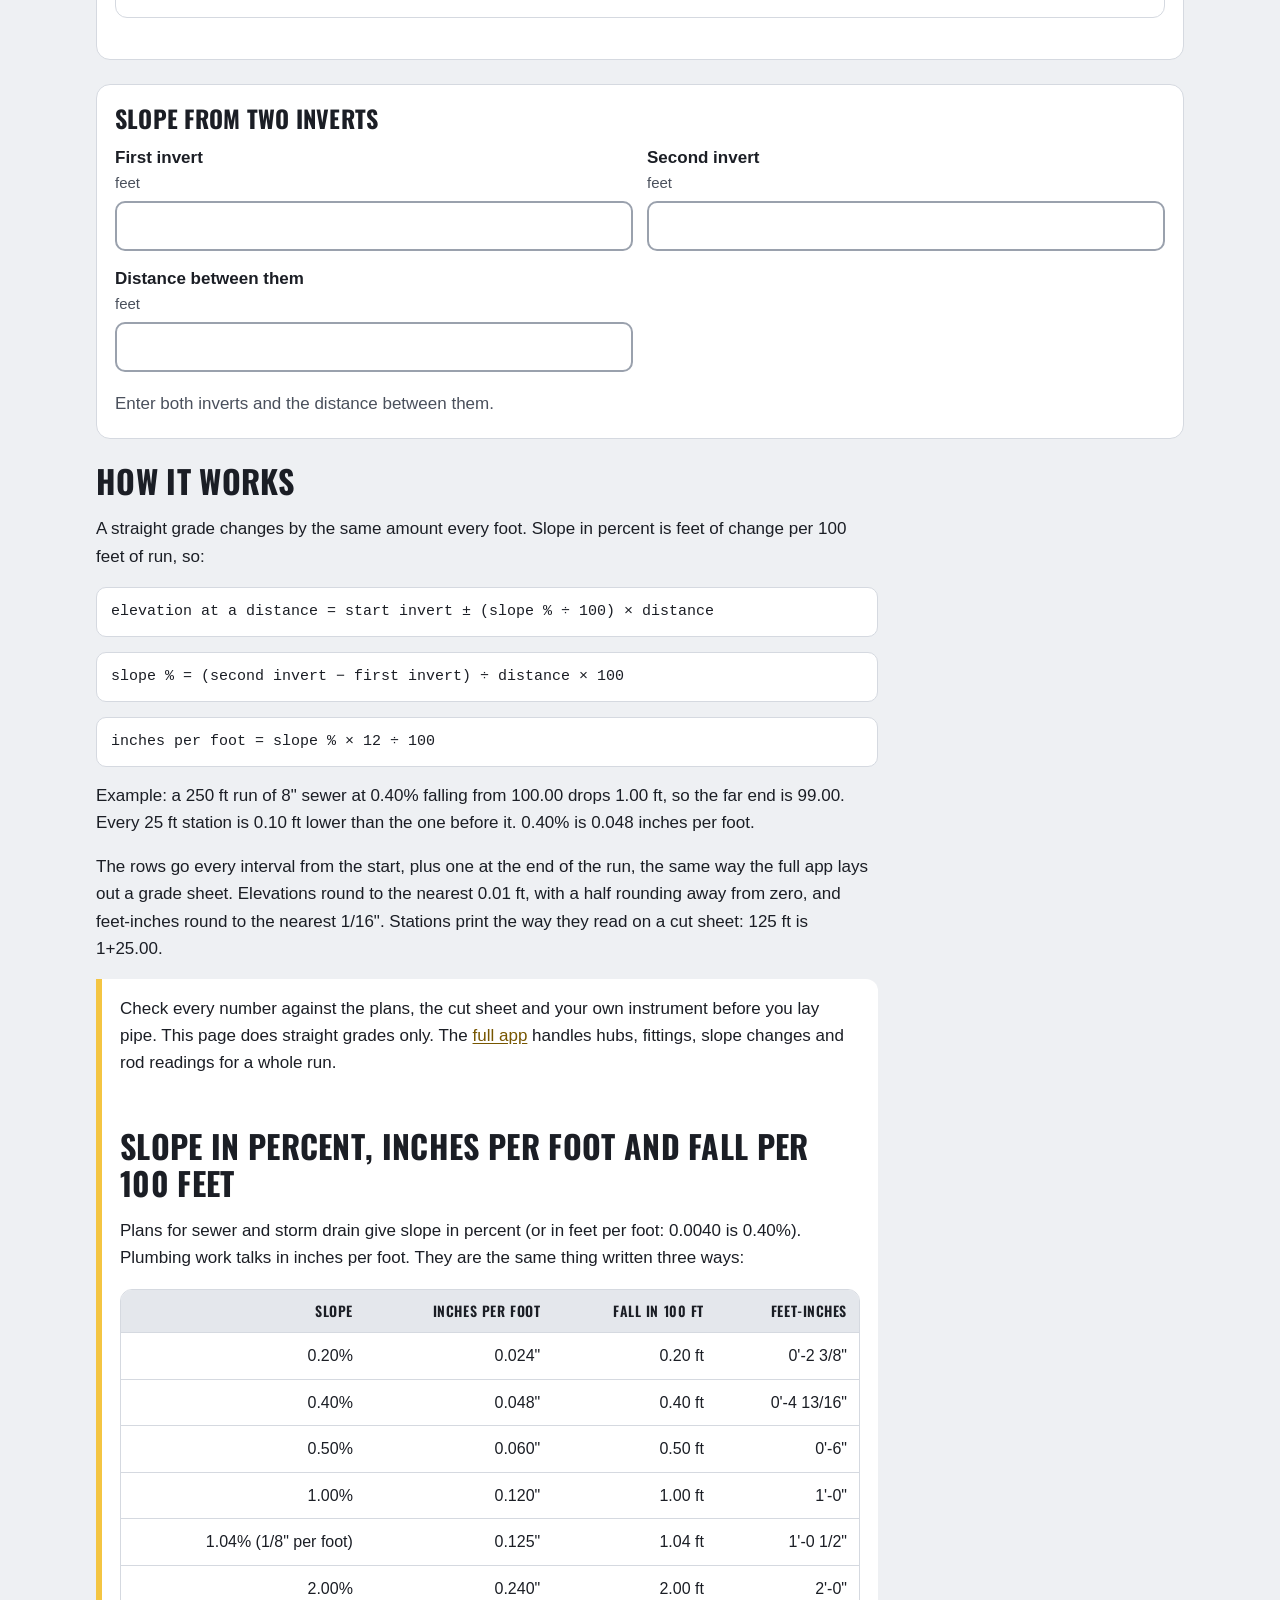
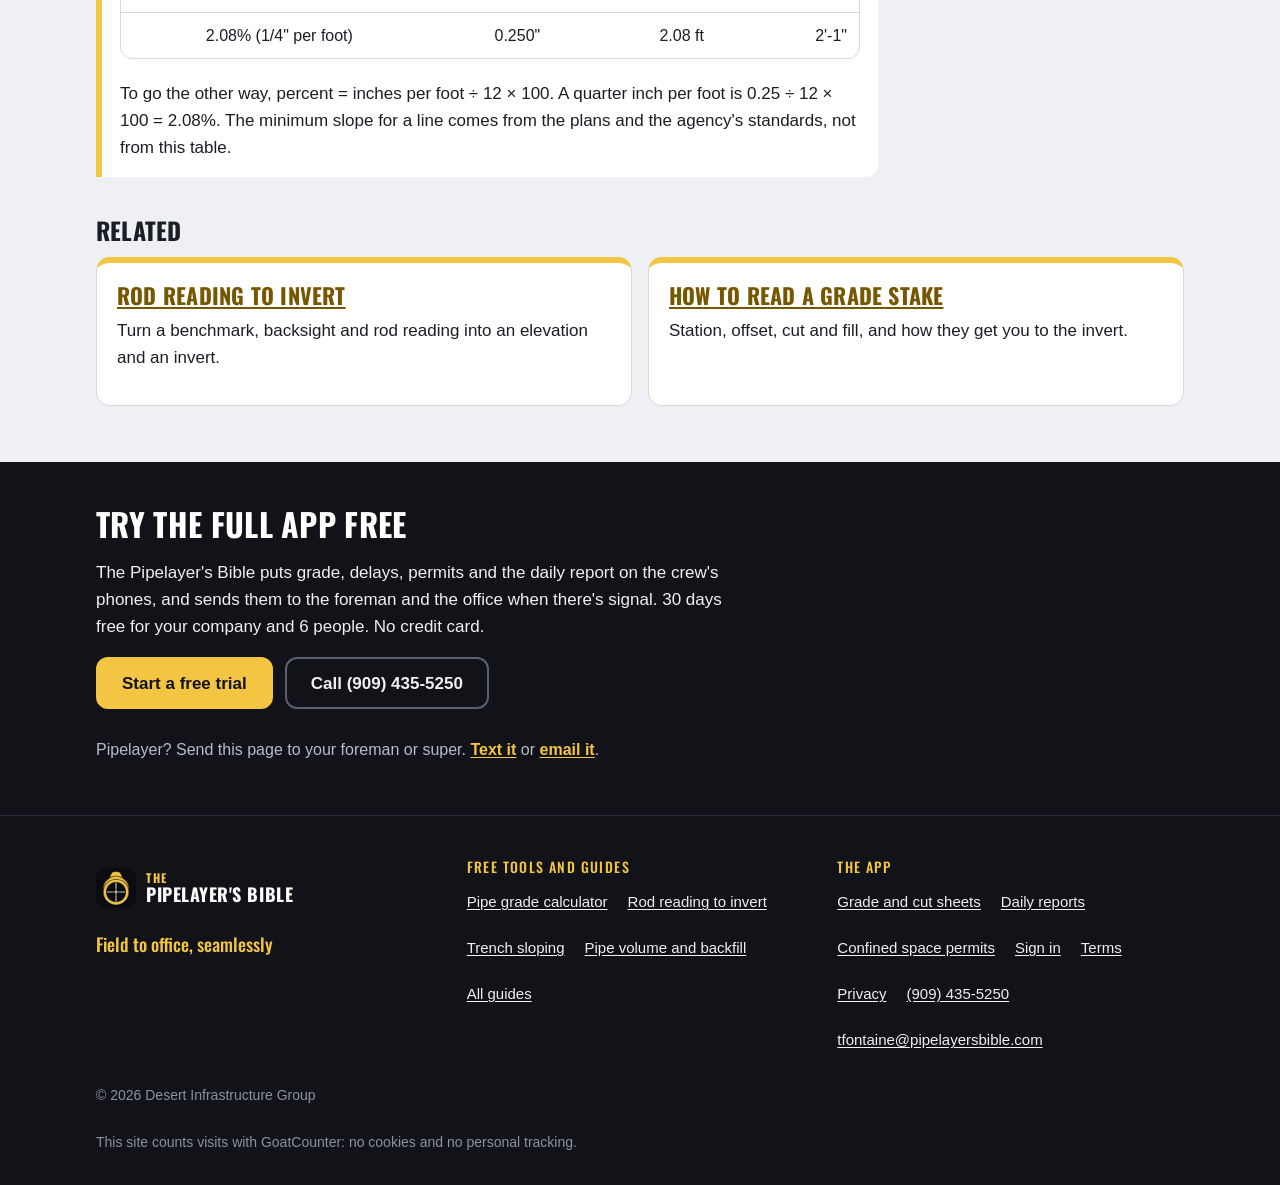
<file: tools/pipe-grade-calculator/index.html>
<!doctype html>
<html lang="en">
<head>
<meta charset="utf-8">
<meta name="viewport" content="width=device-width, initial-scale=1">
<title>Pipe Grade Calculator (Invert Elevations) | The Pipelayer's Bible</title>
<link rel="preload" href="/fonts/oswald-latin-700-normal.woff2" as="font" type="font/woff2" crossorigin>
<link rel="stylesheet" href="/css/site.css">
<meta name="description" content="Free pipe grade calculator: start invert, slope and run length give the invert at every station, the fall and inches per foot, in feet and feet-inches.">
<link rel="canonical" href="https://pipelayersbible.com/tools/pipe-grade-calculator/">

<meta name="theme-color" content="#111318">
<meta name="color-scheme" content="light">
<meta property="og:type" content="website">
<meta property="og:site_name" content="The Pipelayer's Bible">
<meta property="og:title" content="Pipe Grade Calculator (Invert Elevations) | The Pipelayer's Bible">
<meta property="og:description" content="Free pipe grade calculator: start invert, slope and run length give the invert at every station, the fall and inches per foot, in feet and feet-inches.">
<meta property="og:url" content="https://pipelayersbible.com/tools/pipe-grade-calculator/">
<meta property="og:image" content="https://pipelayersbible.com/img/og-share.png">
<meta property="og:image:width" content="1200">
<meta property="og:image:height" content="630">
<meta property="og:image:alt" content="The Pipelayer's Bible logo, a gold scope on black, with the words Field to office, seamlessly">
<meta name="twitter:card" content="summary_large_image">
<meta name="twitter:title" content="Pipe Grade Calculator (Invert Elevations) | The Pipelayer's Bible">
<meta name="twitter:description" content="Free pipe grade calculator: start invert, slope and run length give the invert at every station, the fall and inches per foot, in feet and feet-inches.">
<meta name="twitter:image" content="https://pipelayersbible.com/img/og-share.png">
<link rel="icon" href="/favicon.ico" sizes="any">
<link rel="icon" href="/favicon-32.png" type="image/png" sizes="32x32">
<link rel="apple-touch-icon" href="/apple-touch-icon.png">
<script type="application/ld+json">
{
 "@context": "https://schema.org",
 "@graph": [
  {
   "@type": "Organization",
   "@id": "https://pipelayersbible.com/#org",
   "name": "The Pipelayer's Bible",
   "url": "https://pipelayersbible.com/",
   "logo": "https://pipelayersbible.com/img/logo-192.png",
   "telephone": "+1-909-435-5250",
   "email": "tfontaine@pipelayersbible.com"
  },
  {
   "@type": "WebApplication",
   "@id": "https://pipelayersbible.com/tools/pipe-grade-calculator/#app",
   "name": "Pipe grade calculator",
   "url": "https://pipelayersbible.com/tools/pipe-grade-calculator/",
   "description": "Free pipe grade calculator: start invert, slope and run length give the invert at every station, the fall and inches per foot, in feet and feet-inches.",
   "applicationCategory": "UtilitiesApplication",
   "operatingSystem": "Any (runs in a web browser)",
   "browserRequirements": "Requires JavaScript",
   "isAccessibleForFree": true,
   "offers": {
    "@type": "Offer",
    "price": "0",
    "priceCurrency": "USD"
   },
   "publisher": {
    "@id": "https://pipelayersbible.com/#org"
   },
   "inLanguage": "en-US"
  },
  {
   "@type": "BreadcrumbList",
   "itemListElement": [
    {
     "@type": "ListItem",
     "position": 1,
     "name": "Home",
     "item": "https://pipelayersbible.com/"
    },
    {
     "@type": "ListItem",
     "position": 2,
     "name": "Free tools",
     "item": "https://pipelayersbible.com/tools/"
    },
    {
     "@type": "ListItem",
     "position": 3,
     "name": "Pipe grade calculator",
     "item": "https://pipelayersbible.com/tools/pipe-grade-calculator/"
    }
   ]
  }
 ]
}
</script>
</head>
<body>
<a class="skip" href="#main">Skip to content</a>
<header class="topbar">
  <div class="wrap">
    <a class="brand" href="/" aria-label="The Pipelayer's Bible, home">
      <img src="/img/logo-96.png" width="40" height="40" alt="">
      <span><small>The</small>Pipelayer's Bible</span>
    </a>
    <nav class="site-nav" aria-label="Main"><ul><li><a href="/">Home</a></li><li><a href="/tools/" aria-current="page">Free tools</a></li><li><a href="/guides/">Guides</a></li><li><a href="/#start" class="nav-cta">Start a free trial</a></li></ul></nav>
    <a class="top-signin" href="https://app.pipelayersbible.com">Sign in</a>
    <a class="top-call" href="tel:+19094355250" aria-label="Call Thomas at (909) 435-5250">
      <svg viewBox="0 0 24 24" fill="none" stroke="currentColor" stroke-width="2" stroke-linecap="round" stroke-linejoin="round" aria-hidden="true"><path d="M22 16.9v3a2 2 0 0 1-2.2 2 19.8 19.8 0 0 1-8.6-3.1 19.5 19.5 0 0 1-6-6A19.8 19.8 0 0 1 2.1 4.2 2 2 0 0 1 4.1 2h3a2 2 0 0 1 2 1.7c.1.9.4 1.8.7 2.7a2 2 0 0 1-.5 2.1L8 9.8a16 16 0 0 0 6 6l1.3-1.3a2 2 0 0 1 2.1-.4c.9.3 1.8.6 2.7.7a2 2 0 0 1 1.7 2z"/></svg>
      <span class="word">Call</span><span class="num">(909) 435-5250</span>
    </a>
  </div>
</header>

<main id="main">
<section class="page-hero" aria-labelledby="page-title">
  <div class="wrap">
    <nav class="crumbs" aria-label="Breadcrumb"><ol><li><a href="/">Home</a></li><li><a href="/tools/">Free tools</a></li><li><span aria-current="page">Pipe grade calculator</span></li></ol></nav>
    <p class="eyebrow" style="margin-top:18px">Free tool</p>
    <h1 id="page-title">Pipe grade calculator</h1>
    <p class="lead">Invert elevations along a straight grade, at whatever interval you want, plus the slope between two inverts. Feet to two decimals and feet-inches to the nearest 1/16".</p>
  </div>
  <div class="stripe" aria-hidden="true"></div>
</section>
<div class="content"><div class="wrap">
<section class="tool" aria-labelledby="t1">
  <h2 id="t1">Elevations along the run</h2>
  <div class="grid2">
    <div class="field"><label for="g-start">Start invert elevation <span class="hint">feet, e.g. 96.03</span></label><input id="g-start" type="number" inputmode="decimal" step="any" value="100.00"></div>
    <div class="field"><label for="g-len">Run length <span class="hint">feet</span></label><input id="g-len" type="number" inputmode="decimal" step="any" min="0" value="250"></div>
    <fieldset class="field"><legend>Grade given as</legend><div class="choices">
      <label><input type="radio" name="g-mode" value="pct" checked> Slope %</label>
      <label><input type="radio" name="g-mode" value="drop"> Elevation change (ft)</label></div></fieldset>
    <div class="field" id="g-slope-wrap"><label for="g-slope">Slope <span class="hint">percent, e.g. 0.40</span></label><input id="g-slope" type="number" inputmode="decimal" step="any" min="0" value="0.40"></div>
    <div class="field" id="g-drop-wrap" hidden><label for="g-drop">Elevation change over the run <span class="hint">feet</span></label><input id="g-drop" type="number" inputmode="decimal" step="any" min="0"></div>
    <fieldset class="field"><legend>Direction from the start</legend><div class="choices">
      <label><input type="radio" name="g-dir" value="down" checked> Falls</label>
      <label><input type="radio" name="g-dir" value="up"> Rises</label></div></fieldset>
    <div class="field"><label for="g-int">Interval <span class="hint">feet between rows (empty = just the ends)</span></label><input id="g-int" type="number" inputmode="decimal" step="any" min="0" value="25"></div>
    <div class="field"><label for="g-sta">Start station <span class="hint">feet, optional, 0 = 0+00.00</span></label><input id="g-sta" type="number" inputmode="decimal" step="any"></div>
  </div>
  <div class="results" id="g-out" aria-live="polite"></div>
</section>

<section class="tool" aria-labelledby="t2">
  <h2 id="t2">Slope from two inverts</h2>
  <div class="grid2">
    <div class="field"><label for="s-a">First invert <span class="hint">feet</span></label><input id="s-a" type="number" inputmode="decimal" step="any"></div>
    <div class="field"><label for="s-b">Second invert <span class="hint">feet</span></label><input id="s-b" type="number" inputmode="decimal" step="any"></div>
    <div class="field"><label for="s-d">Distance between them <span class="hint">feet</span></label><input id="s-d" type="number" inputmode="decimal" step="any" min="0"></div>
  </div>
  <div class="results" id="s-out" aria-live="polite"></div>
</section>

<div class="prose">
<h2>How it works</h2>
<p>A straight grade changes by the same amount every foot. Slope in percent is feet of change per 100 feet of run, so:</p>
<p class="formula">elevation at a distance = start invert &plusmn; (slope % &divide; 100) &times; distance</p>
<p class="formula">slope % = (second invert &minus; first invert) &divide; distance &times; 100</p>
<p class="formula">inches per foot = slope % &times; 12 &divide; 100</p>
<p>Example: a 250 ft run of 8" sewer at 0.40% falling from 100.00 drops 1.00 ft, so the far end is 99.00. Every 25 ft station is 0.10 ft lower than the one before it. 0.40% is 0.048 inches per foot.</p>
<p>The rows go every interval from the start, plus one at the end of the run, the same way the full app lays out a grade sheet. Elevations round to the nearest 0.01 ft, with a half rounding away from zero, and feet-inches round to the nearest 1/16". Stations print the way they read on a cut sheet: 125 ft is 1+25.00.</p>
<div class="note"><p>Check every number against the plans, the cut sheet and your own instrument before you lay pipe. This page does straight grades only. The <a href="/grade-and-cut-sheet-app/">full app</a> handles hubs, fittings, slope changes and rod readings for a whole run.</p>
<h2>Slope in percent, inches per foot and fall per 100 feet</h2>
<p>Plans for sewer and storm drain give slope in percent (or in feet per foot: 0.0040 is 0.40%). Plumbing work talks in inches per foot. They are the same thing written three ways:</p>
<div class="tbl-wrap" tabindex="0" role="region" aria-label="Slope table: inches per foot and fall in 100 ft"><table><thead><tr><th class="num">Slope</th><th class="num">Inches per foot</th><th class="num">Fall in 100 ft</th><th class="num">Feet-inches</th></tr></thead><tbody><tr><td class="num">0.20%</td><td class="num">0.024"</td><td class="num">0.20 ft</td><td class="num">0'-2 3/8"</td></tr><tr><td class="num">0.40%</td><td class="num">0.048"</td><td class="num">0.40 ft</td><td class="num">0'-4 13/16"</td></tr><tr><td class="num">0.50%</td><td class="num">0.060"</td><td class="num">0.50 ft</td><td class="num">0'-6"</td></tr><tr><td class="num">1.00%</td><td class="num">0.120"</td><td class="num">1.00 ft</td><td class="num">1'-0"</td></tr><tr><td class="num">1.04% (1/8" per foot)</td><td class="num">0.125"</td><td class="num">1.04 ft</td><td class="num">1'-0 1/2"</td></tr><tr><td class="num">2.00%</td><td class="num">0.240"</td><td class="num">2.00 ft</td><td class="num">2'-0"</td></tr><tr><td class="num">2.08% (1/4" per foot)</td><td class="num">0.250"</td><td class="num">2.08 ft</td><td class="num">2'-1"</td></tr></tbody></table></div>
<p>To go the other way, percent = inches per foot &divide; 12 &times; 100. A quarter inch per foot is 0.25 &divide; 12 &times; 100 = 2.08%. The minimum slope for a line comes from the plans and the agency's standards, not from this table.</p>
</div>
</div>
<section class="related" aria-labelledby="rel-title"><h2 id="rel-title">Related</h2><ul class="cards"><li class="card"><h3><a href="/tools/rod-reading-to-invert/">Rod reading to invert</a></h3><p>Turn a benchmark, backsight and rod reading into an elevation and an invert.</p></li><li class="card"><h3><a href="/guides/how-to-read-a-grade-stake/">How to read a grade stake</a></h3><p>Station, offset, cut and fill, and how they get you to the invert.</p></li></ul></section>
</div></div>
<section class="cta-band" aria-labelledby="cta-title">
  <div class="wrap">
    <h2 id="cta-title">Try the full app free</h2>
    <p>The Pipelayer's Bible puts grade, delays, permits and the daily report on the crew's phones, and sends them to the foreman and the office when there's signal. 30 days free for your company and 6 people. No credit card.</p>
    <div class="btns"><a class="btn btn-primary" href="/#start">Start a free trial</a><a class="btn btn-ghost" href="tel:+19094355250">Call (909) 435-5250</a></div>
    <p class="cta-share">Pipelayer? Send this page to your foreman or super. <a href="sms:?&body=Have%20a%20look%20at%20this%20for%20our%20crew%3A%20https%3A%2F%2Fpipelayersbible.com%2Ftools%2Fpipe-grade-calculator%2F">Text it</a> or <a href="mailto:?subject=The%20Pipelayer%27s%20Bible&body=Have%20a%20look%20at%20this%20for%20our%20crew%3A%20https%3A%2F%2Fpipelayersbible.com%2Ftools%2Fpipe-grade-calculator%2F">email it</a>.</p>
  </div>
</section>
<script id="tool-math">
// Math only (no page access). Tested in site/tools/test_tools_math.js.
var PBT = (function () {

  function fmt(n, d) { if (n === null || n === undefined || (typeof n === 'string' && !n.trim()) || isNaN(n)) return ''; var p = d === undefined ? 3 : d, f = Math.pow(10, p); return (Math.sign(n) * Math.round(Math.abs(n) * f + 1e-7) / f).toFixed(p); }
  function toArch(n) {
    if (n === null || isNaN(n)) return '';
    var sign = n < 0 ? '-' : '';
    var abs = Math.abs(n);
    var feet = Math.floor(abs);
    var inches = (abs - feet) * 12;
    var wholeIn = Math.floor(inches);
    var sixteenths = Math.round((inches - wholeIn) * 16);
    if (sixteenths === 16) { sixteenths = 0; wholeIn++; }
    if (wholeIn === 12) { wholeIn = 0; feet++; }
    var fracStr = '';
    if (sixteenths > 0) {
      var num = sixteenths, den = 16;
      while (num % 2 === 0) { num /= 2; den /= 2; }
      fracStr = ' ' + num + '/' + den + '"';
    } else fracStr = '"';
    return sign + feet + "'-" + wholeIn + fracStr;
  }
  function staText(st) {
    var c = Math.round(Math.abs(st) * 100);
    return (st < 0 && c > 0 ? '-' : '') + Math.floor(c / 10000) + '+' + ((c % 10000) / 100).toFixed(2).padStart(5, '0');
  }

  // Interval stations exactly as the app builds a grade sheet: every `interval` ft from 0, plus the end,
  // each rounded to 1/1000 ft, equal stations merged.
  function stations(length, interval) {
    var out = [];
    if (interval > 0) for (var d = 0; d < length; d += interval) out.push(Math.round(d * 1000) / 1000);
    out.push(Math.round(length * 1000) / 1000);
    return out.filter(function (s, i, a) { return i === 0 || s - a[i - 1] > 0.0005; });
  }
  // Elevation along a straight grade, the app's way: start + (slope / 100) x distance, rise positive.
  // dir 'down' = the pipe falls from the start (a sewer laid upstream to downstream is read this way).
  function gradeTable(start, slopePct, dir, length, interval) {
    var sign = dir === 'up' ? 1 : -1;
    var rows = stations(length, interval).map(function (d) { return { d: d, elev: start + sign * (slopePct / 100) * d }; });
    return { rows: rows, end: start + sign * (slopePct / 100) * length, change: (slopePct / 100) * length, inPerFt: slopePct * 12 / 100 };
  }
  function slopeFromDrop(drop, length) { return drop / length * 100; }
  // The app's segment slope: ((end - start) / distance) x 100, positive = rising toward the end.
  function slopeFromInverts(a, b, dist) { var s = ((b - a) / dist) * 100; return { slopePct: s, fall: a - b, inPerFt: Math.abs(s) * 12 / 100 }; }
  return { fmt: fmt, toArch: toArch, staText: staText, stations: stations, gradeTable: gradeTable, slopeFromDrop: slopeFromDrop, slopeFromInverts: slopeFromInverts };

})();
</script>
<script>
(function () {

  function $(id) { return document.getElementById(id); }
  function num(id) { var el = $(id); if (!el) return null; var s = String(el.value).trim(); if (s === '') return null; var v = Number(s); return Number.isFinite(v) ? v : NaN; }
  function radio(name) { var el = document.querySelector('input[name="' + name + '"]:checked'); return el ? el.value : null; }
  function esc(s) { return String(s).replace(/[&<>"]/g, function (c) { return { '&': '&amp;', '<': '&lt;', '>': '&gt;', '"': '&quot;' }[c]; }); }
  function answer(k, v, s, id) { return '<div class="answer"' + (id ? ' id="' + id + '"' : '') + '><div class="k">' + k + '</div><div class="v">' + v + '</div>' + (s ? '<div class="s">' + s + '</div>' : '') + '</div>'; }
  function msg(t, bad) { return '<p class="msg' + (bad ? ' bad' : '') + '">' + t + '</p>'; }
  function live(ids, fn) { ids.forEach(function (id) { var el = $(id); if (el) { el.addEventListener('input', fn); el.addEventListener('change', fn); } }); document.querySelectorAll('input[type=radio]').forEach(function (r) { r.addEventListener('change', fn); }); fn(); }

  var M = PBT, MAXROWS = 400;
  function byDrop() { return radio('g-mode') === 'drop'; }
  function calcRun() {
    var out = $('g-out');
    $('g-slope-wrap').hidden = byDrop(); $('g-drop-wrap').hidden = !byDrop();
    var start = num('g-start'), len = num('g-len'), iv = num('g-int'), sta0 = num('g-sta'), slope = num('g-slope'), drop = num('g-drop');
    if (sta0 === null) sta0 = 0;
    if (start === null || len === null || (byDrop() ? drop === null : slope === null)) { out.innerHTML = msg('Enter the start invert, the grade and the run length.'); return; }
    if ([start, len, iv, sta0, slope, drop].some(function (v) { return Number.isNaN(v); })) { out.innerHTML = msg('Check the numbers: one of them is not a number.', true); return; }
    if (!(len > 0)) { out.innerHTML = msg('Run length must be more than 0 ft.', true); return; }
    if (iv !== null && !(iv > 0)) { out.innerHTML = msg('Interval must be more than 0 ft, or leave it empty for just the ends.', true); return; }
    if (byDrop() ? drop < 0 : slope < 0) { out.innerHTML = msg('Enter the grade as a positive number and pick falls or rises.', true); return; }
    if (iv !== null && len / iv > MAXROWS) { out.innerHTML = msg('That makes more than ' + MAXROWS + ' rows. Use a bigger interval.', true); return; }
    var pct = byDrop() ? M.slopeFromDrop(drop, len) : slope, dir = radio('g-dir');
    var g = M.gradeTable(start, pct, dir, len, iv === null ? 0 : iv), word = dir === 'up' ? 'Rise' : 'Fall';
    var h = '<div class="answers">' +
      answer('End invert', M.fmt(g.end, 2) + ' ft', M.toArch(g.end), 'g-end') +
      answer('Total ' + word.toLowerCase(), M.fmt(g.change, 2) + ' ft', M.toArch(g.change), 'g-change') +
      answer('Slope', M.fmt(pct, 2) + '%', M.fmt(g.inPerFt, 3) + ' in per ft', 'g-pct') +
      '</div>';
    h += '<div class="tbl-wrap" tabindex="0" role="region" aria-label="Invert elevation at each station"><table id="g-table"><caption class="sr">Invert elevation at each station</caption><thead><tr><th>Station</th><th class="num">Dist. (ft)</th><th class="num">Invert (ft)</th><th class="num">Ft-in</th></tr></thead><tbody>' +
      g.rows.map(function (r) { return '<tr><td>' + M.staText(sta0 + r.d) + '</td><td class="num">' + M.fmt(r.d, 2) + '</td><td class="num">' + M.fmt(r.elev, 2) + '</td><td class="num">' + esc(M.toArch(r.elev)) + '</td></tr>'; }).join('') +
      '</tbody></table></div>';
    out.innerHTML = h;
  }
  function calcTwo() {
    var out = $('s-out'), a = num('s-a'), b = num('s-b'), d = num('s-d');
    if (a === null || b === null || d === null) { out.innerHTML = msg('Enter both inverts and the distance between them.'); return; }
    if ([a, b, d].some(function (v) { return Number.isNaN(v); })) { out.innerHTML = msg('Check the numbers: one of them is not a number.', true); return; }
    if (!(d > 0)) { out.innerHTML = msg('Distance must be more than 0 ft.', true); return; }
    var s = M.slopeFromInverts(a, b, d), falls = s.fall > 0, flat = Math.abs(s.fall) < 1e-9;
    out.innerHTML = '<div class="answers">' +
      answer('Slope', M.fmt(Math.abs(s.slopePct), 2) + '%', flat ? 'Flat' : (falls ? 'Falls' : 'Rises') + ' from the first invert to the second', 's-pct') +
      answer(falls || flat ? 'Fall' : 'Rise', M.fmt(Math.abs(s.fall), 2) + ' ft', M.toArch(Math.abs(s.fall)), 's-fall') +
      answer('Inches per foot', M.fmt(s.inPerFt, 3) + ' in', 'per foot of run', 's-inft') + '</div>';
  }
  live(['g-start', 'g-slope', 'g-drop', 'g-len', 'g-int', 'g-sta'], calcRun);
  live(['s-a', 's-b', 's-d'], calcTwo);

})();
</script>
</main>

<footer class="site-foot">
  <div class="wrap">
    <div class="foot-brand">
      <a class="brand" href="/" aria-label="The Pipelayer's Bible, home"><img src="/img/logo-96.png" width="40" height="40" alt=""><span><small>The</small>Pipelayer's Bible</span></a>
      <p>Field to office, seamlessly</p>
    </div>
    <div>
      <p class="foot-h">Free tools and guides</p>
      <ul class="foot-links">
        <li><a href="/tools/pipe-grade-calculator/">Pipe grade calculator</a></li>
        <li><a href="/tools/rod-reading-to-invert/">Rod reading to invert</a></li>
        <li><a href="/tools/trench-sloping/">Trench sloping</a></li>
        <li><a href="/tools/pipe-volume-weight/">Pipe volume and backfill</a></li>
        <li><a href="/guides/">All guides</a></li>
      </ul>
    </div>
    <div>
      <p class="foot-h">The app</p>
      <ul class="foot-links">
        <li><a href="/grade-and-cut-sheet-app/">Grade and cut sheets</a></li>
        <li><a href="/daily-reports-for-underground-crews/">Daily reports</a></li>
        <li><a href="/confined-space-permit-app/">Confined space permits</a></li>
        <li><a href="https://app.pipelayersbible.com">Sign in</a></li>
        <li><a href="https://app.pipelayersbible.com/terms.html">Terms</a></li>
        <li><a href="https://app.pipelayersbible.com/privacy.html">Privacy</a></li>
        <li><a href="tel:+19094355250">(909) 435-5250</a></li>
        <li><a href="mailto:tfontaine@pipelayersbible.com">tfontaine@pipelayersbible.com</a></li>
      </ul>
    </div>
    <p class="copy">&copy; 2026 Desert Infrastructure Group</p>
    <p class="copy">This site counts visits with GoatCounter: no cookies and no personal tracking.</p>
  </div>
</footer>
<script data-goatcounter="https://pipelayersbible.goatcounter.com/count" async src="https://gc.zgo.at/count.js"></script>
</body>
</html>
</file>
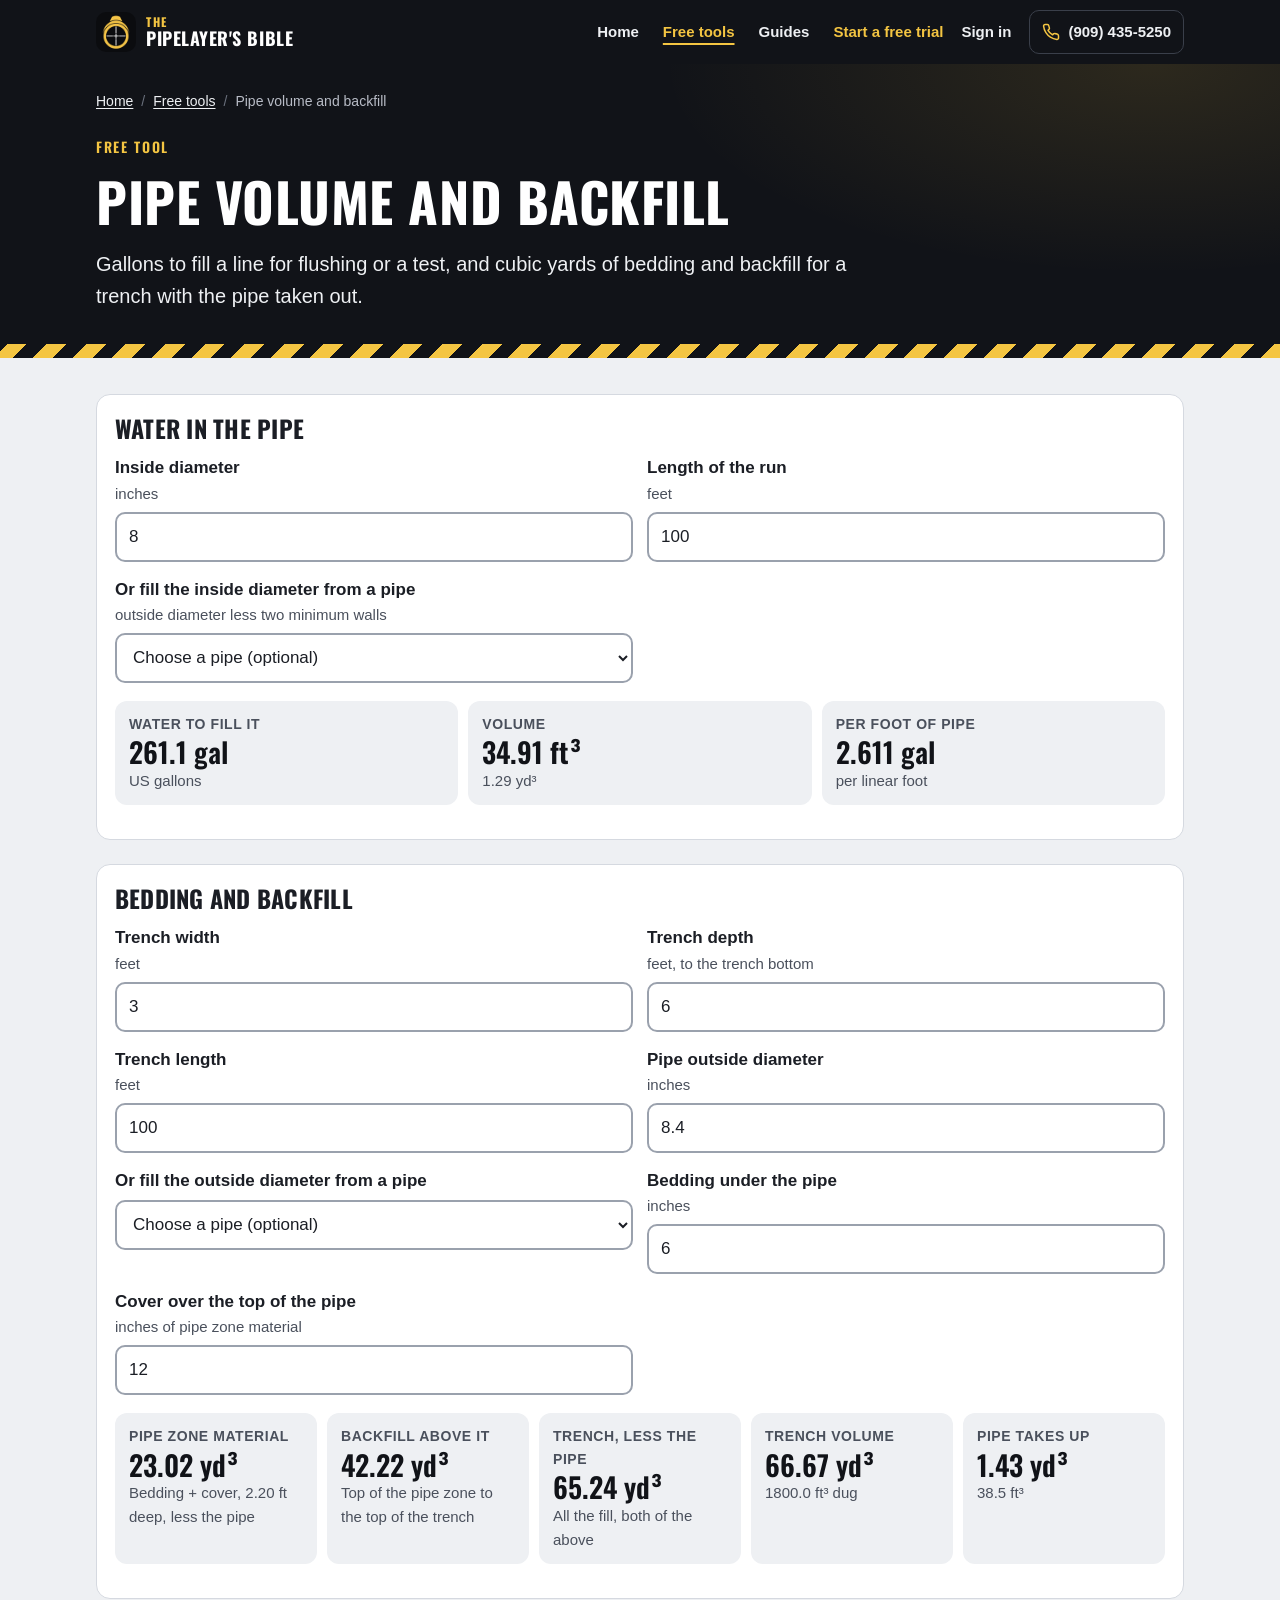
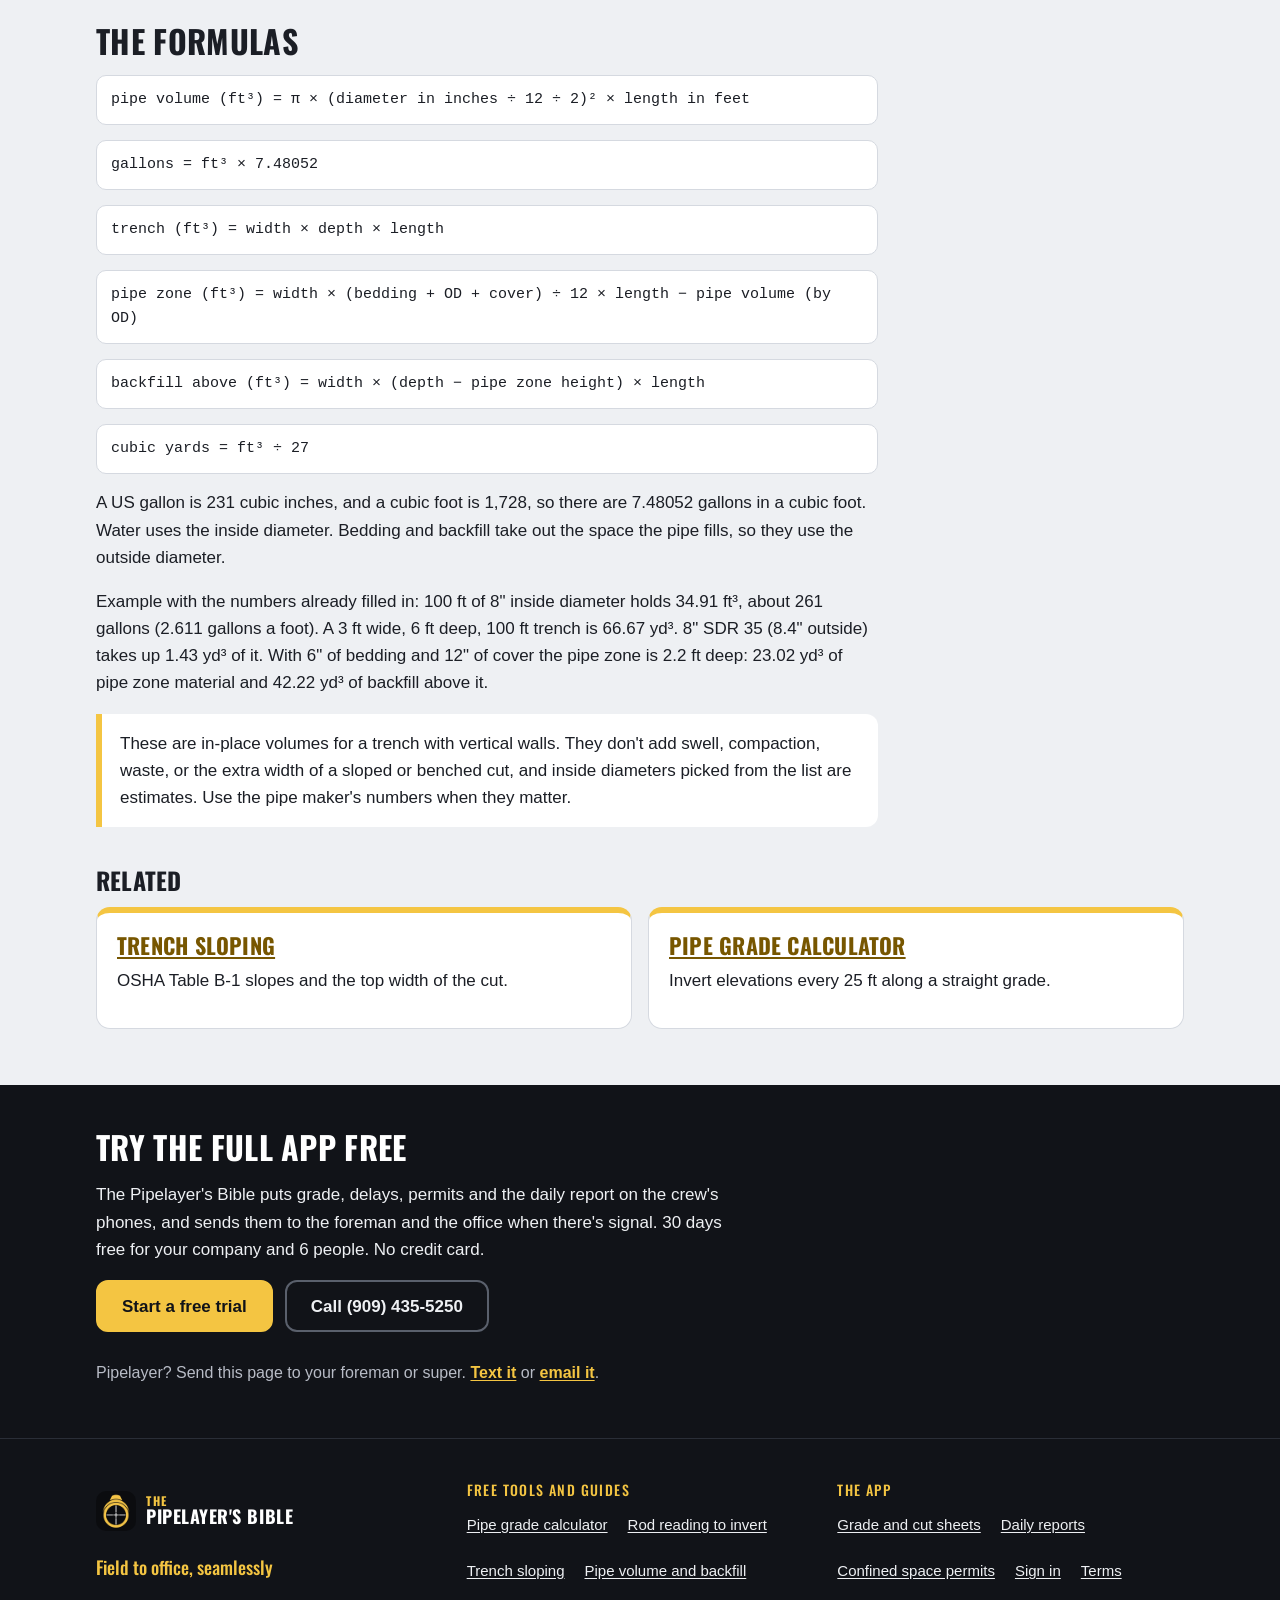
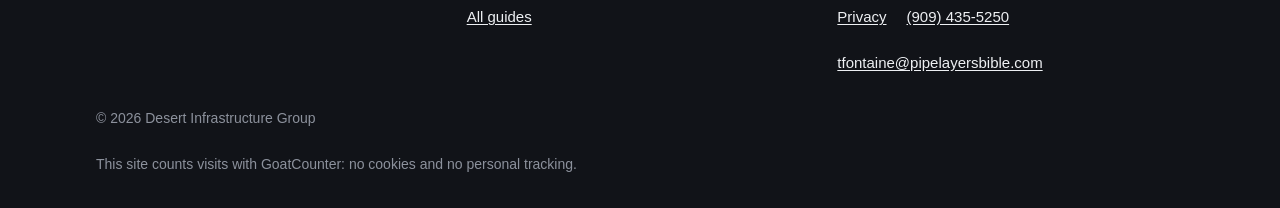
<file: tools/pipe-volume-weight/index.html>
<!doctype html>
<html lang="en">
<head>
<meta charset="utf-8">
<meta name="viewport" content="width=device-width, initial-scale=1">
<title>Pipe Volume and Backfill Calculator | The Pipelayer's Bible</title>
<link rel="preload" href="/fonts/oswald-latin-700-normal.woff2" as="font" type="font/woff2" crossorigin>
<link rel="stylesheet" href="/css/site.css">
<meta name="description" content="Free calculator: gallons of water in a pipe run, and cubic yards of bedding and backfill for a trench, less the space the pipe takes up. Formulas shown.">
<link rel="canonical" href="https://pipelayersbible.com/tools/pipe-volume-weight/">

<meta name="theme-color" content="#111318">
<meta name="color-scheme" content="light">
<meta property="og:type" content="website">
<meta property="og:site_name" content="The Pipelayer's Bible">
<meta property="og:title" content="Pipe Volume and Backfill Calculator | The Pipelayer's Bible">
<meta property="og:description" content="Free calculator: gallons of water in a pipe run, and cubic yards of bedding and backfill for a trench, less the space the pipe takes up. Formulas shown.">
<meta property="og:url" content="https://pipelayersbible.com/tools/pipe-volume-weight/">
<meta property="og:image" content="https://pipelayersbible.com/img/og-share.png">
<meta property="og:image:width" content="1200">
<meta property="og:image:height" content="630">
<meta property="og:image:alt" content="The Pipelayer's Bible logo, a gold scope on black, with the words Field to office, seamlessly">
<meta name="twitter:card" content="summary_large_image">
<meta name="twitter:title" content="Pipe Volume and Backfill Calculator | The Pipelayer's Bible">
<meta name="twitter:description" content="Free calculator: gallons of water in a pipe run, and cubic yards of bedding and backfill for a trench, less the space the pipe takes up. Formulas shown.">
<meta name="twitter:image" content="https://pipelayersbible.com/img/og-share.png">
<link rel="icon" href="/favicon.ico" sizes="any">
<link rel="icon" href="/favicon-32.png" type="image/png" sizes="32x32">
<link rel="apple-touch-icon" href="/apple-touch-icon.png">
<script type="application/ld+json">
{
 "@context": "https://schema.org",
 "@graph": [
  {
   "@type": "Organization",
   "@id": "https://pipelayersbible.com/#org",
   "name": "The Pipelayer's Bible",
   "url": "https://pipelayersbible.com/",
   "logo": "https://pipelayersbible.com/img/logo-192.png",
   "telephone": "+1-909-435-5250",
   "email": "tfontaine@pipelayersbible.com"
  },
  {
   "@type": "WebApplication",
   "@id": "https://pipelayersbible.com/tools/pipe-volume-weight/#app",
   "name": "Pipe volume and backfill calculator",
   "url": "https://pipelayersbible.com/tools/pipe-volume-weight/",
   "description": "Free calculator: gallons of water in a pipe run, and cubic yards of bedding and backfill for a trench, less the space the pipe takes up. Formulas shown.",
   "applicationCategory": "UtilitiesApplication",
   "operatingSystem": "Any (runs in a web browser)",
   "browserRequirements": "Requires JavaScript",
   "isAccessibleForFree": true,
   "offers": {
    "@type": "Offer",
    "price": "0",
    "priceCurrency": "USD"
   },
   "publisher": {
    "@id": "https://pipelayersbible.com/#org"
   },
   "inLanguage": "en-US"
  },
  {
   "@type": "BreadcrumbList",
   "itemListElement": [
    {
     "@type": "ListItem",
     "position": 1,
     "name": "Home",
     "item": "https://pipelayersbible.com/"
    },
    {
     "@type": "ListItem",
     "position": 2,
     "name": "Free tools",
     "item": "https://pipelayersbible.com/tools/"
    },
    {
     "@type": "ListItem",
     "position": 3,
     "name": "Pipe volume and backfill",
     "item": "https://pipelayersbible.com/tools/pipe-volume-weight/"
    }
   ]
  }
 ]
}
</script>
</head>
<body>
<a class="skip" href="#main">Skip to content</a>
<header class="topbar">
  <div class="wrap">
    <a class="brand" href="/" aria-label="The Pipelayer's Bible, home">
      <img src="/img/logo-96.png" width="40" height="40" alt="">
      <span><small>The</small>Pipelayer's Bible</span>
    </a>
    <nav class="site-nav" aria-label="Main"><ul><li><a href="/">Home</a></li><li><a href="/tools/" aria-current="page">Free tools</a></li><li><a href="/guides/">Guides</a></li><li><a href="/#start" class="nav-cta">Start a free trial</a></li></ul></nav>
    <a class="top-signin" href="https://app.pipelayersbible.com">Sign in</a>
    <a class="top-call" href="tel:+19094355250" aria-label="Call Thomas at (909) 435-5250">
      <svg viewBox="0 0 24 24" fill="none" stroke="currentColor" stroke-width="2" stroke-linecap="round" stroke-linejoin="round" aria-hidden="true"><path d="M22 16.9v3a2 2 0 0 1-2.2 2 19.8 19.8 0 0 1-8.6-3.1 19.5 19.5 0 0 1-6-6A19.8 19.8 0 0 1 2.1 4.2 2 2 0 0 1 4.1 2h3a2 2 0 0 1 2 1.7c.1.9.4 1.8.7 2.7a2 2 0 0 1-.5 2.1L8 9.8a16 16 0 0 0 6 6l1.3-1.3a2 2 0 0 1 2.1-.4c.9.3 1.8.6 2.7.7a2 2 0 0 1 1.7 2z"/></svg>
      <span class="word">Call</span><span class="num">(909) 435-5250</span>
    </a>
  </div>
</header>

<main id="main">
<section class="page-hero" aria-labelledby="page-title">
  <div class="wrap">
    <nav class="crumbs" aria-label="Breadcrumb"><ol><li><a href="/">Home</a></li><li><a href="/tools/">Free tools</a></li><li><span aria-current="page">Pipe volume and backfill</span></li></ol></nav>
    <p class="eyebrow" style="margin-top:18px">Free tool</p>
    <h1 id="page-title">Pipe volume and backfill</h1>
    <p class="lead">Gallons to fill a line for flushing or a test, and cubic yards of bedding and backfill for a trench with the pipe taken out.</p>
  </div>
  <div class="stripe" aria-hidden="true"></div>
</section>
<div class="content"><div class="wrap">
<section class="tool" aria-labelledby="t1">
  <h2 id="t1">Water in the pipe</h2>
  <div class="grid2">
    <div class="field"><label for="w-id">Inside diameter <span class="hint">inches</span></label><input id="w-id" type="number" inputmode="decimal" step="any" min="0" value="8"></div>
    <div class="field"><label for="w-len">Length of the run <span class="hint">feet</span></label><input id="w-len" type="number" inputmode="decimal" step="any" min="0" value="100"></div>
    <div class="field"><label for="w-pipe">Or fill the inside diameter from a pipe <span class="hint">outside diameter less two minimum walls</span></label><select id="w-pipe"><option value="">Choose a pipe (optional)</option><option value="sdr35-4">4" PVC SDR 35</option><option value="sdr35-6">6" PVC SDR 35</option><option value="sdr35-8">8" PVC SDR 35</option><option value="sdr35-10">10" PVC SDR 35</option><option value="sdr35-12">12" PVC SDR 35</option><option value="sdr35-15">15" PVC SDR 35</option><option value="c900-4">4" PVC C900 DR18</option><option value="c900-6">6" PVC C900 DR18</option><option value="c900-8">8" PVC C900 DR18</option><option value="c900-10">10" PVC C900 DR18</option><option value="c900-12">12" PVC C900 DR18</option></select></div>
  </div>
  <div class="results" id="w-out" aria-live="polite"></div>
</section>

<section class="tool" aria-labelledby="t2">
  <h2 id="t2">Bedding and backfill</h2>
  <div class="grid2">
    <div class="field"><label for="b-w">Trench width <span class="hint">feet</span></label><input id="b-w" type="number" inputmode="decimal" step="any" min="0" value="3"></div>
    <div class="field"><label for="b-d">Trench depth <span class="hint">feet, to the trench bottom</span></label><input id="b-d" type="number" inputmode="decimal" step="any" min="0" value="6"></div>
    <div class="field"><label for="b-len">Trench length <span class="hint">feet</span></label><input id="b-len" type="number" inputmode="decimal" step="any" min="0" value="100"></div>
    <div class="field"><label for="b-od">Pipe outside diameter <span class="hint">inches</span></label><input id="b-od" type="number" inputmode="decimal" step="any" min="0" value="8.4"></div>
    <div class="field"><label for="b-pipe">Or fill the outside diameter from a pipe</label><select id="b-pipe"><option value="">Choose a pipe (optional)</option><option value="sdr35-4">4" PVC SDR 35</option><option value="sdr35-6">6" PVC SDR 35</option><option value="sdr35-8">8" PVC SDR 35</option><option value="sdr35-10">10" PVC SDR 35</option><option value="sdr35-12">12" PVC SDR 35</option><option value="sdr35-15">15" PVC SDR 35</option><option value="c900-4">4" PVC C900 DR18</option><option value="c900-6">6" PVC C900 DR18</option><option value="c900-8">8" PVC C900 DR18</option><option value="c900-10">10" PVC C900 DR18</option><option value="c900-12">12" PVC C900 DR18</option></select></div>
    <div class="field"><label for="b-bed">Bedding under the pipe <span class="hint">inches</span></label><input id="b-bed" type="number" inputmode="decimal" step="any" min="0" value="6"></div>
    <div class="field"><label for="b-cov">Cover over the top of the pipe <span class="hint">inches of pipe zone material</span></label><input id="b-cov" type="number" inputmode="decimal" step="any" min="0" value="12"></div>
  </div>
  <div class="results" id="b-out" aria-live="polite"></div>
</section>

<div class="prose">
<h2>The formulas</h2>
<p class="formula">pipe volume (ft&sup3;) = &pi; &times; (diameter in inches &divide; 12 &divide; 2)&sup2; &times; length in feet</p>
<p class="formula">gallons = ft&sup3; &times; 7.48052</p>
<p class="formula">trench (ft&sup3;) = width &times; depth &times; length</p>
<p class="formula">pipe zone (ft&sup3;) = width &times; (bedding + OD + cover) &divide; 12 &times; length &minus; pipe volume (by OD)</p>
<p class="formula">backfill above (ft&sup3;) = width &times; (depth &minus; pipe zone height) &times; length</p>
<p class="formula">cubic yards = ft&sup3; &divide; 27</p>
<p>A US gallon is 231 cubic inches, and a cubic foot is 1,728, so there are 7.48052 gallons in a cubic foot. Water uses the inside diameter. Bedding and backfill take out the space the pipe fills, so they use the outside diameter.</p>
<p>Example with the numbers already filled in: 100 ft of 8" inside diameter holds 34.91 ft&sup3;, about 261 gallons (2.611 gallons a foot). A 3 ft wide, 6 ft deep, 100 ft trench is 66.67 yd&sup3;. 8" SDR 35 (8.4" outside) takes up 1.43 yd&sup3; of it. With 6" of bedding and 12" of cover the pipe zone is 2.2 ft deep: 23.02 yd&sup3; of pipe zone material and 42.22 yd&sup3; of backfill above it.</p>
<div class="note"><p>These are in-place volumes for a trench with vertical walls. They don't add swell, compaction, waste, or the extra width of a sloped or benched cut, and inside diameters picked from the list are estimates. Use the pipe maker's numbers when they matter.</p></div>
</div>
<section class="related" aria-labelledby="rel-title"><h2 id="rel-title">Related</h2><ul class="cards"><li class="card"><h3><a href="/tools/trench-sloping/">Trench sloping</a></h3><p>OSHA Table B-1 slopes and the top width of the cut.</p></li><li class="card"><h3><a href="/tools/pipe-grade-calculator/">Pipe grade calculator</a></h3><p>Invert elevations every 25 ft along a straight grade.</p></li></ul></section>
</div></div>
<section class="cta-band" aria-labelledby="cta-title">
  <div class="wrap">
    <h2 id="cta-title">Try the full app free</h2>
    <p>The Pipelayer's Bible puts grade, delays, permits and the daily report on the crew's phones, and sends them to the foreman and the office when there's signal. 30 days free for your company and 6 people. No credit card.</p>
    <div class="btns"><a class="btn btn-primary" href="/#start">Start a free trial</a><a class="btn btn-ghost" href="tel:+19094355250">Call (909) 435-5250</a></div>
    <p class="cta-share">Pipelayer? Send this page to your foreman or super. <a href="sms:?&body=Have%20a%20look%20at%20this%20for%20our%20crew%3A%20https%3A%2F%2Fpipelayersbible.com%2Ftools%2Fpipe-volume-weight%2F">Text it</a> or <a href="mailto:?subject=The%20Pipelayer%27s%20Bible&body=Have%20a%20look%20at%20this%20for%20our%20crew%3A%20https%3A%2F%2Fpipelayersbible.com%2Ftools%2Fpipe-volume-weight%2F">email it</a>.</p>
  </div>
</section>
<script id="tool-math">
// Math only (no page access). Tested in site/tools/test_tools_math.js.
var PBT = (function () {

  function fmt(n, d) { if (n === null || n === undefined || (typeof n === 'string' && !n.trim()) || isNaN(n)) return ''; var p = d === undefined ? 3 : d, f = Math.pow(10, p); return (Math.sign(n) * Math.round(Math.abs(n) * f + 1e-7) / f).toFixed(p); }
  function toArch(n) {
    if (n === null || isNaN(n)) return '';
    var sign = n < 0 ? '-' : '';
    var abs = Math.abs(n);
    var feet = Math.floor(abs);
    var inches = (abs - feet) * 12;
    var wholeIn = Math.floor(inches);
    var sixteenths = Math.round((inches - wholeIn) * 16);
    if (sixteenths === 16) { sixteenths = 0; wholeIn++; }
    if (wholeIn === 12) { wholeIn = 0; feet++; }
    var fracStr = '';
    if (sixteenths > 0) {
      var num = sixteenths, den = 16;
      while (num % 2 === 0) { num /= 2; den /= 2; }
      fracStr = ' ' + num + '/' + den + '"';
    } else fracStr = '"';
    return sign + feet + "'-" + wholeIn + fracStr;
  }
  function staText(st) {
    var c = Math.round(Math.abs(st) * 100);
    return (st < 0 && c > 0 ? '-' : '') + Math.floor(c / 10000) + '+' + ((c % 10000) / 100).toFixed(2).padStart(5, '0');
  }

  var PIPES = {
    'sdr35-4': { name: '4" PVC SDR 35', od: 4.215, wall: 0.12 }, 'sdr35-6': { name: '6" PVC SDR 35', od: 6.275, wall: 0.18 },
    'sdr35-8': { name: '8" PVC SDR 35', od: 8.4, wall: 0.24 }, 'sdr35-10': { name: '10" PVC SDR 35', od: 10.5, wall: 0.3 },
    'sdr35-12': { name: '12" PVC SDR 35', od: 12.5, wall: 0.36 }, 'sdr35-15': { name: '15" PVC SDR 35', od: 15.3, wall: 0.437 },
    'c900-4': { name: '4" PVC C900 DR18', od: 4.8, wall: 0.267 }, 'c900-6': { name: '6" PVC C900 DR18', od: 6.9, wall: 0.383 },
    'c900-8': { name: '8" PVC C900 DR18', od: 9.05, wall: 0.503 }, 'c900-10': { name: '10" PVC C900 DR18', od: 11.1, wall: 0.617 },
    'c900-12': { name: '12" PVC C900 DR18', od: 13.2, wall: 0.733 }
  };

  var GAL_PER_CF = 7.48052; // US gallons in a cubic foot (231 cubic inches to the gallon), same figure the app uses
  // Volume of a round pipe or bore: area x length, diameter in inches, length in feet, answer in cubic feet
  function cylCf(diaIn, lengthFt) { var r = diaIn / 12 / 2; return Math.PI * r * r * lengthFt; }
  function water(idIn, lengthFt) { var cf = cylCf(idIn, lengthFt); return { cf: cf, gal: cf * GAL_PER_CF, galPerFt: cylCf(idIn, 1) * GAL_PER_CF }; }
  // Approximate inside diameter from the app's table: OD - 2 x (minimum) wall
  function idFromPipe(key) { var p = PIPES[key]; return p ? p.od - 2 * p.wall : null; }
  // Rectangular trench (vertical walls). Pipe zone = from the trench bottom to `coverIn` above the top of the pipe,
  // with `bedIn` of bedding under it. Everything in place (bank) volume: no swell or compaction factor.
  function trench(w, d, len, odIn, bedIn, coverIn) {
    var total = w * d * len, pipe = cylCf(odIn, len);
    var zoneH = (bedIn + odIn + coverIn) / 12;
    if (zoneH > d) return { error: 'zone', zoneH: zoneH };
    if (odIn / 12 > w) return { error: 'wide' };
    var zone = w * zoneH * len - pipe, above = w * (d - zoneH) * len;
    return { totalCf: total, pipeCf: pipe, zoneCf: zone, aboveCf: above, fillCf: total - pipe, zoneH: zoneH };
  }
  function yd(cf) { return cf / 27; }
  return { fmt: fmt, toArch: toArch, PIPES: PIPES, GAL_PER_CF: GAL_PER_CF, cylCf: cylCf, water: water, idFromPipe: idFromPipe, trench: trench, yd: yd };

})();
</script>
<script>
(function () {

  function $(id) { return document.getElementById(id); }
  function num(id) { var el = $(id); if (!el) return null; var s = String(el.value).trim(); if (s === '') return null; var v = Number(s); return Number.isFinite(v) ? v : NaN; }
  function radio(name) { var el = document.querySelector('input[name="' + name + '"]:checked'); return el ? el.value : null; }
  function esc(s) { return String(s).replace(/[&<>"]/g, function (c) { return { '&': '&amp;', '<': '&lt;', '>': '&gt;', '"': '&quot;' }[c]; }); }
  function answer(k, v, s, id) { return '<div class="answer"' + (id ? ' id="' + id + '"' : '') + '><div class="k">' + k + '</div><div class="v">' + v + '</div>' + (s ? '<div class="s">' + s + '</div>' : '') + '</div>'; }
  function msg(t, bad) { return '<p class="msg' + (bad ? ' bad' : '') + '">' + t + '</p>'; }
  function live(ids, fn) { ids.forEach(function (id) { var el = $(id); if (el) { el.addEventListener('input', fn); el.addEventListener('change', fn); } }); document.querySelectorAll('input[type=radio]').forEach(function (r) { r.addEventListener('change', fn); }); fn(); }

  var M = PBT;
  $('w-pipe').addEventListener('change', function () { var v = $('w-pipe').value; if (v) { $('w-id').value = M.fmt(M.idFromPipe(v), 3); calcW(); } });
  $('b-pipe').addEventListener('change', function () { var v = $('b-pipe').value; if (v) { $('b-od').value = M.PIPES[v].od; calcB(); } });
  function bad(a) { return a.some(function (v) { return Number.isNaN(v); }); }
  function calcW() {
    var out = $('w-out'), id = num('w-id'), len = num('w-len');
    if (id === null || len === null) { out.innerHTML = msg('Enter the inside diameter and the length.'); return; }
    if (bad([id, len])) { out.innerHTML = msg('Check the numbers: one of them is not a number.', true); return; }
    if (!(id > 0) || !(len > 0)) { out.innerHTML = msg('Diameter and length must be more than 0.', true); return; }
    var r = M.water(id, len);
    out.innerHTML = '<div class="answers">' + answer('Water to fill it', M.fmt(r.gal, 1) + ' gal', 'US gallons', 'w-gal') + answer('Volume', M.fmt(r.cf, 2) + ' ft&sup3;', M.fmt(M.yd(r.cf), 2) + ' yd&sup3;', 'w-cf') + answer('Per foot of pipe', M.fmt(r.galPerFt, 3) + ' gal', 'per linear foot', 'w-perft') + '</div>';
  }
  function calcB() {
    var out = $('b-out'), w = num('b-w'), d = num('b-d'), len = num('b-len'), od = num('b-od'), bed = num('b-bed'), cov = num('b-cov');
    if (bed === null) bed = 0; if (cov === null) cov = 0;
    if (w === null || d === null || len === null || od === null) { out.innerHTML = msg('Enter the trench width, depth, length and the pipe outside diameter.'); return; }
    if (bad([w, d, len, od, bed, cov])) { out.innerHTML = msg('Check the numbers: one of them is not a number.', true); return; }
    if (!(w > 0) || !(d > 0) || !(len > 0) || !(od > 0) || bed < 0 || cov < 0) { out.innerHTML = msg('Width, depth, length and diameter must be more than 0, and bedding and cover can\'t be negative.', true); return; }
    var r = M.trench(w, d, len, od, bed, cov);
    if (r.error === 'zone') { out.innerHTML = msg('Bedding + pipe + cover is ' + M.fmt(r.zoneH, 2) + ' ft, deeper than the trench.', true); return; }
    if (r.error === 'wide') { out.innerHTML = msg('The pipe is wider than the trench.', true); return; }
    out.innerHTML = '<div class="answers">' +
      answer('Pipe zone material', M.fmt(M.yd(r.zoneCf), 2) + ' yd&sup3;', 'Bedding + cover, ' + M.fmt(r.zoneH, 2) + ' ft deep, less the pipe', 'b-zone') +
      answer('Backfill above it', M.fmt(M.yd(r.aboveCf), 2) + ' yd&sup3;', 'Top of the pipe zone to the top of the trench', 'b-above') +
      answer('Trench, less the pipe', M.fmt(M.yd(r.fillCf), 2) + ' yd&sup3;', 'All the fill, both of the above', 'b-fill') +
      answer('Trench volume', M.fmt(M.yd(r.totalCf), 2) + ' yd&sup3;', M.fmt(r.totalCf, 1) + ' ft&sup3; dug', 'b-total') +
      answer('Pipe takes up', M.fmt(M.yd(r.pipeCf), 2) + ' yd&sup3;', M.fmt(r.pipeCf, 1) + ' ft&sup3;', 'b-pipecf') + '</div>';
  }
  live(['w-id', 'w-len'], calcW);
  live(['b-w', 'b-d', 'b-len', 'b-od', 'b-bed', 'b-cov'], calcB);

})();
</script>
</main>

<footer class="site-foot">
  <div class="wrap">
    <div class="foot-brand">
      <a class="brand" href="/" aria-label="The Pipelayer's Bible, home"><img src="/img/logo-96.png" width="40" height="40" alt=""><span><small>The</small>Pipelayer's Bible</span></a>
      <p>Field to office, seamlessly</p>
    </div>
    <div>
      <p class="foot-h">Free tools and guides</p>
      <ul class="foot-links">
        <li><a href="/tools/pipe-grade-calculator/">Pipe grade calculator</a></li>
        <li><a href="/tools/rod-reading-to-invert/">Rod reading to invert</a></li>
        <li><a href="/tools/trench-sloping/">Trench sloping</a></li>
        <li><a href="/tools/pipe-volume-weight/">Pipe volume and backfill</a></li>
        <li><a href="/guides/">All guides</a></li>
      </ul>
    </div>
    <div>
      <p class="foot-h">The app</p>
      <ul class="foot-links">
        <li><a href="/grade-and-cut-sheet-app/">Grade and cut sheets</a></li>
        <li><a href="/daily-reports-for-underground-crews/">Daily reports</a></li>
        <li><a href="/confined-space-permit-app/">Confined space permits</a></li>
        <li><a href="https://app.pipelayersbible.com">Sign in</a></li>
        <li><a href="https://app.pipelayersbible.com/terms.html">Terms</a></li>
        <li><a href="https://app.pipelayersbible.com/privacy.html">Privacy</a></li>
        <li><a href="tel:+19094355250">(909) 435-5250</a></li>
        <li><a href="mailto:tfontaine@pipelayersbible.com">tfontaine@pipelayersbible.com</a></li>
      </ul>
    </div>
    <p class="copy">&copy; 2026 Desert Infrastructure Group</p>
    <p class="copy">This site counts visits with GoatCounter: no cookies and no personal tracking.</p>
  </div>
</footer>
<script data-goatcounter="https://pipelayersbible.goatcounter.com/count" async src="https://gc.zgo.at/count.js"></script>
</body>
</html>
</file>
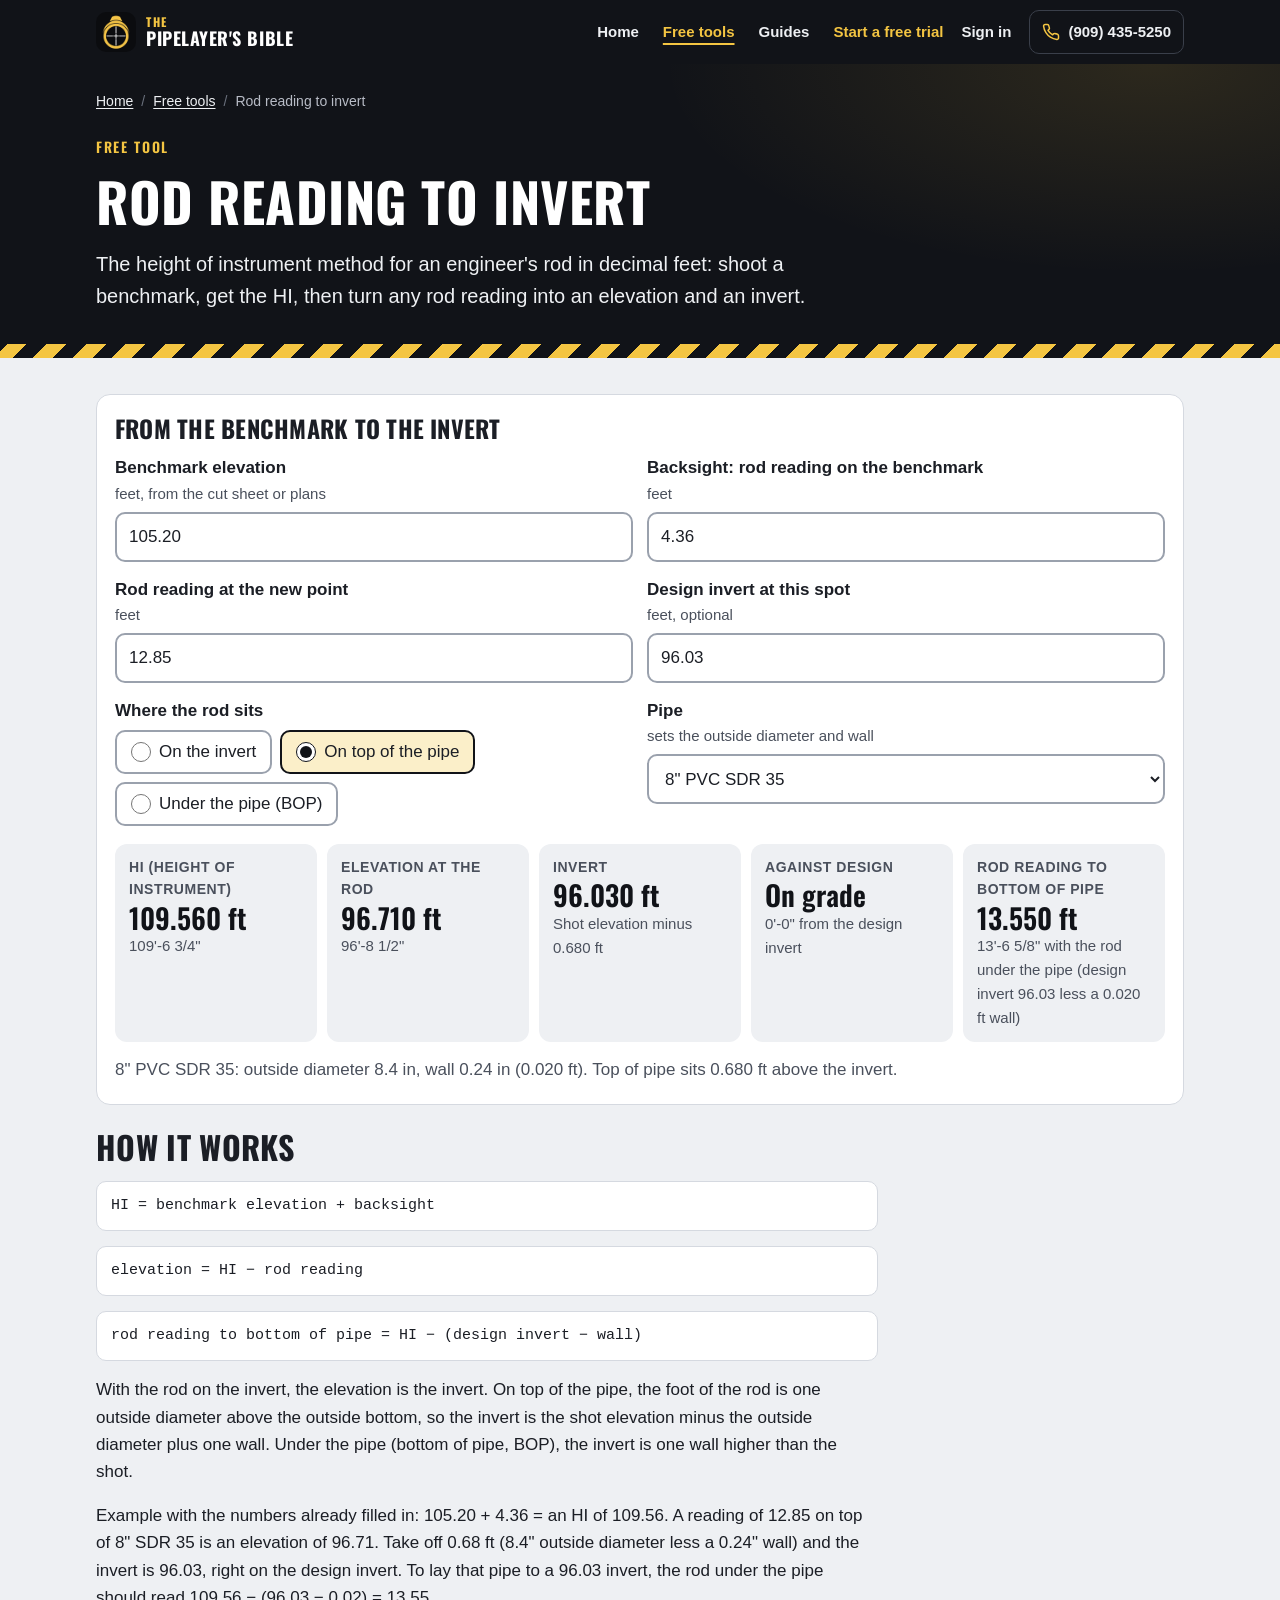
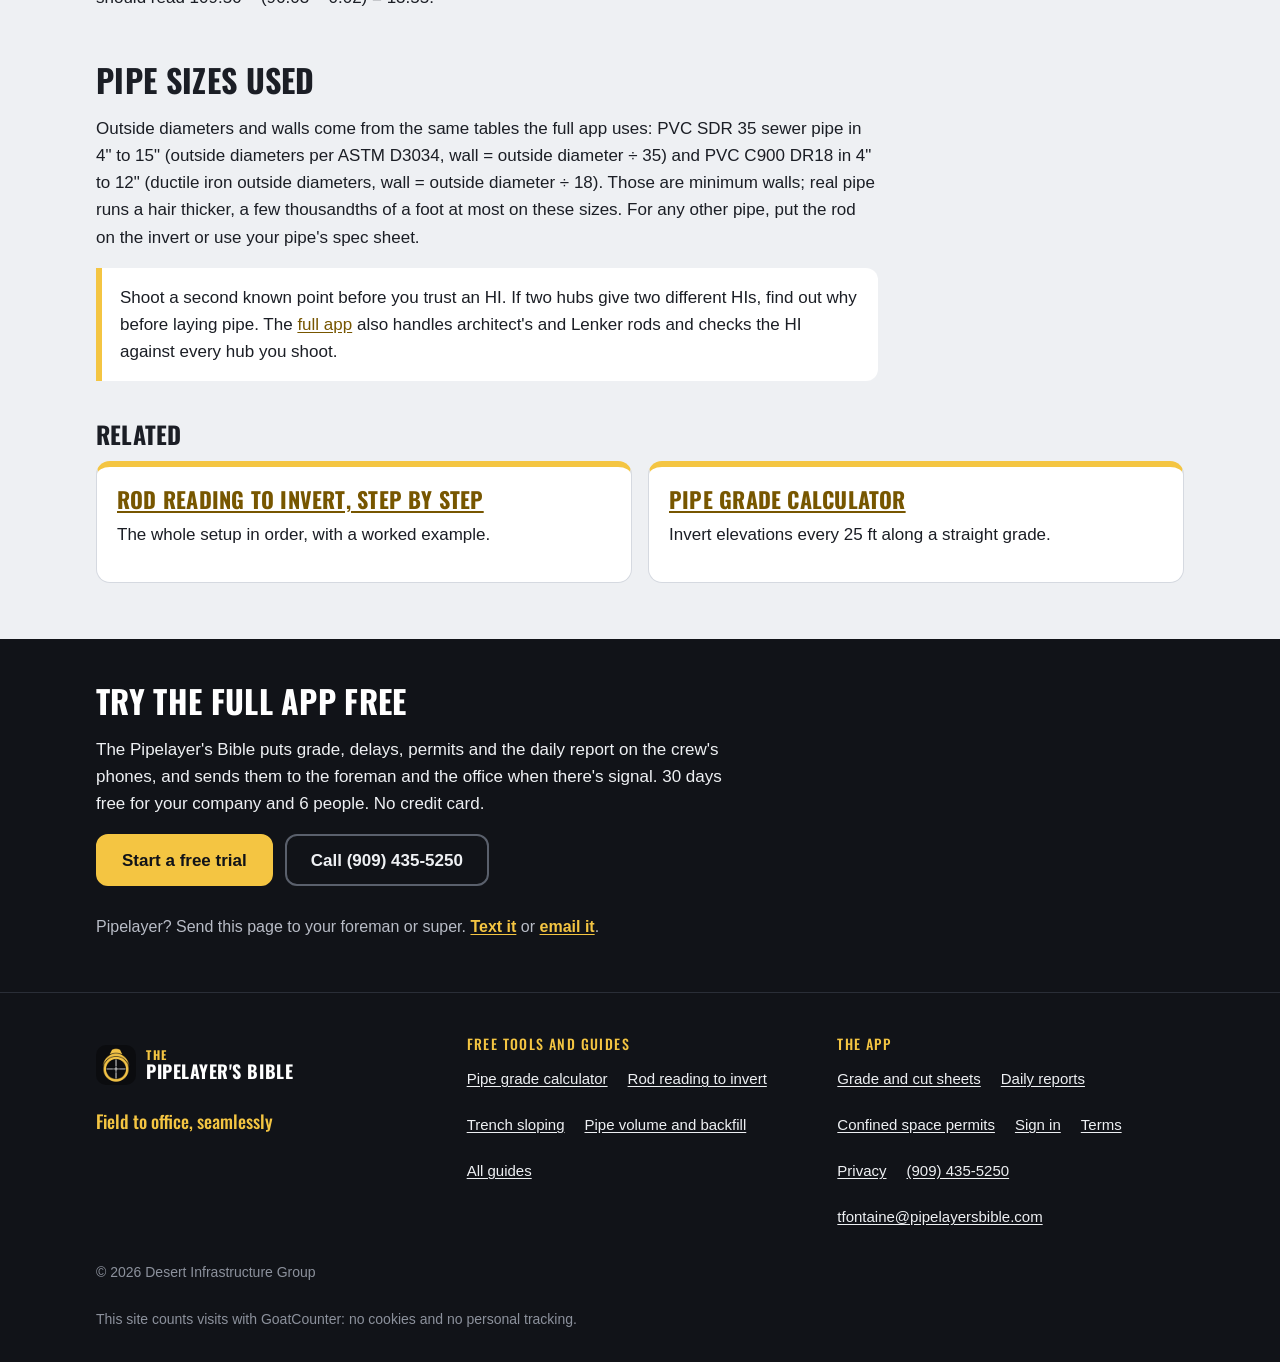
<file: tools/rod-reading-to-invert/index.html>
<!doctype html>
<html lang="en">
<head>
<meta charset="utf-8">
<meta name="viewport" content="width=device-width, initial-scale=1">
<title>Rod Reading to Invert Calculator | The Pipelayer's Bible</title>
<link rel="preload" href="/fonts/oswald-latin-700-normal.woff2" as="font" type="font/woff2" crossorigin>
<link rel="stylesheet" href="/css/site.css">
<meta name="description" content="Free HI method calculator: benchmark plus backsight is the HI, HI minus the rod reading is the elevation, then the invert with the rod on the invert or the pipe.">
<link rel="canonical" href="https://pipelayersbible.com/tools/rod-reading-to-invert/">

<meta name="theme-color" content="#111318">
<meta name="color-scheme" content="light">
<meta property="og:type" content="website">
<meta property="og:site_name" content="The Pipelayer's Bible">
<meta property="og:title" content="Rod Reading to Invert Calculator | The Pipelayer's Bible">
<meta property="og:description" content="Free HI method calculator: benchmark plus backsight is the HI, HI minus the rod reading is the elevation, then the invert with the rod on the invert or the pipe.">
<meta property="og:url" content="https://pipelayersbible.com/tools/rod-reading-to-invert/">
<meta property="og:image" content="https://pipelayersbible.com/img/og-share.png">
<meta property="og:image:width" content="1200">
<meta property="og:image:height" content="630">
<meta property="og:image:alt" content="The Pipelayer's Bible logo, a gold scope on black, with the words Field to office, seamlessly">
<meta name="twitter:card" content="summary_large_image">
<meta name="twitter:title" content="Rod Reading to Invert Calculator | The Pipelayer's Bible">
<meta name="twitter:description" content="Free HI method calculator: benchmark plus backsight is the HI, HI minus the rod reading is the elevation, then the invert with the rod on the invert or the pipe.">
<meta name="twitter:image" content="https://pipelayersbible.com/img/og-share.png">
<link rel="icon" href="/favicon.ico" sizes="any">
<link rel="icon" href="/favicon-32.png" type="image/png" sizes="32x32">
<link rel="apple-touch-icon" href="/apple-touch-icon.png">
<script type="application/ld+json">
{
 "@context": "https://schema.org",
 "@graph": [
  {
   "@type": "Organization",
   "@id": "https://pipelayersbible.com/#org",
   "name": "The Pipelayer's Bible",
   "url": "https://pipelayersbible.com/",
   "logo": "https://pipelayersbible.com/img/logo-192.png",
   "telephone": "+1-909-435-5250",
   "email": "tfontaine@pipelayersbible.com"
  },
  {
   "@type": "WebApplication",
   "@id": "https://pipelayersbible.com/tools/rod-reading-to-invert/#app",
   "name": "Rod reading to invert calculator",
   "url": "https://pipelayersbible.com/tools/rod-reading-to-invert/",
   "description": "Free HI method calculator: benchmark plus backsight is the HI, HI minus the rod reading is the elevation, then the invert with the rod on the invert or the pipe.",
   "applicationCategory": "UtilitiesApplication",
   "operatingSystem": "Any (runs in a web browser)",
   "browserRequirements": "Requires JavaScript",
   "isAccessibleForFree": true,
   "offers": {
    "@type": "Offer",
    "price": "0",
    "priceCurrency": "USD"
   },
   "publisher": {
    "@id": "https://pipelayersbible.com/#org"
   },
   "inLanguage": "en-US"
  },
  {
   "@type": "BreadcrumbList",
   "itemListElement": [
    {
     "@type": "ListItem",
     "position": 1,
     "name": "Home",
     "item": "https://pipelayersbible.com/"
    },
    {
     "@type": "ListItem",
     "position": 2,
     "name": "Free tools",
     "item": "https://pipelayersbible.com/tools/"
    },
    {
     "@type": "ListItem",
     "position": 3,
     "name": "Rod reading to invert",
     "item": "https://pipelayersbible.com/tools/rod-reading-to-invert/"
    }
   ]
  }
 ]
}
</script>
</head>
<body>
<a class="skip" href="#main">Skip to content</a>
<header class="topbar">
  <div class="wrap">
    <a class="brand" href="/" aria-label="The Pipelayer's Bible, home">
      <img src="/img/logo-96.png" width="40" height="40" alt="">
      <span><small>The</small>Pipelayer's Bible</span>
    </a>
    <nav class="site-nav" aria-label="Main"><ul><li><a href="/">Home</a></li><li><a href="/tools/" aria-current="page">Free tools</a></li><li><a href="/guides/">Guides</a></li><li><a href="/#start" class="nav-cta">Start a free trial</a></li></ul></nav>
    <a class="top-signin" href="https://app.pipelayersbible.com">Sign in</a>
    <a class="top-call" href="tel:+19094355250" aria-label="Call Thomas at (909) 435-5250">
      <svg viewBox="0 0 24 24" fill="none" stroke="currentColor" stroke-width="2" stroke-linecap="round" stroke-linejoin="round" aria-hidden="true"><path d="M22 16.9v3a2 2 0 0 1-2.2 2 19.8 19.8 0 0 1-8.6-3.1 19.5 19.5 0 0 1-6-6A19.8 19.8 0 0 1 2.1 4.2 2 2 0 0 1 4.1 2h3a2 2 0 0 1 2 1.7c.1.9.4 1.8.7 2.7a2 2 0 0 1-.5 2.1L8 9.8a16 16 0 0 0 6 6l1.3-1.3a2 2 0 0 1 2.1-.4c.9.3 1.8.6 2.7.7a2 2 0 0 1 1.7 2z"/></svg>
      <span class="word">Call</span><span class="num">(909) 435-5250</span>
    </a>
  </div>
</header>

<main id="main">
<section class="page-hero" aria-labelledby="page-title">
  <div class="wrap">
    <nav class="crumbs" aria-label="Breadcrumb"><ol><li><a href="/">Home</a></li><li><a href="/tools/">Free tools</a></li><li><span aria-current="page">Rod reading to invert</span></li></ol></nav>
    <p class="eyebrow" style="margin-top:18px">Free tool</p>
    <h1 id="page-title">Rod reading to invert</h1>
    <p class="lead">The height of instrument method for an engineer's rod in decimal feet: shoot a benchmark, get the HI, then turn any rod reading into an elevation and an invert.</p>
  </div>
  <div class="stripe" aria-hidden="true"></div>
</section>
<div class="content"><div class="wrap">
<section class="tool" aria-labelledby="t1">
  <h2 id="t1">From the benchmark to the invert</h2>
  <div class="grid2">
    <div class="field"><label for="r-bm">Benchmark elevation <span class="hint">feet, from the cut sheet or plans</span></label><input id="r-bm" type="number" inputmode="decimal" step="any" value="105.20"></div>
    <div class="field"><label for="r-bs">Backsight: rod reading on the benchmark <span class="hint">feet</span></label><input id="r-bs" type="number" inputmode="decimal" step="any" min="0" value="4.36"></div>
    <div class="field"><label for="r-fs">Rod reading at the new point <span class="hint">feet</span></label><input id="r-fs" type="number" inputmode="decimal" step="any" min="0" value="12.85"></div>
    <div class="field"><label for="r-des">Design invert at this spot <span class="hint">feet, optional</span></label><input id="r-des" type="number" inputmode="decimal" step="any" value="96.03"></div>
    <fieldset class="field"><legend>Where the rod sits</legend><div class="choices">
      <label><input type="radio" name="r-where" value="inv"> On the invert</label>
      <label><input type="radio" name="r-where" value="top" checked> On top of the pipe</label>
      <label><input type="radio" name="r-where" value="bop"> Under the pipe (BOP)</label></div></fieldset>
    <div class="field" id="r-pipe-wrap"><label for="r-pipe">Pipe <span class="hint">sets the outside diameter and wall</span></label><select id="r-pipe"><option value="sdr35-4">4" PVC SDR 35</option><option value="sdr35-6">6" PVC SDR 35</option><option value="sdr35-8" selected>8" PVC SDR 35</option><option value="sdr35-10">10" PVC SDR 35</option><option value="sdr35-12">12" PVC SDR 35</option><option value="sdr35-15">15" PVC SDR 35</option><option value="c900-4">4" PVC C900 DR18</option><option value="c900-6">6" PVC C900 DR18</option><option value="c900-8">8" PVC C900 DR18</option><option value="c900-10">10" PVC C900 DR18</option><option value="c900-12">12" PVC C900 DR18</option></select></div>
  </div>
  <div class="results" id="r-out" aria-live="polite"></div>
</section>

<div class="prose">
<h2>How it works</h2>
<p class="formula">HI = benchmark elevation + backsight</p>
<p class="formula">elevation = HI &minus; rod reading</p>
<p class="formula">rod reading to bottom of pipe = HI &minus; (design invert &minus; wall)</p>
<p>With the rod on the invert, the elevation is the invert. On top of the pipe, the foot of the rod is one outside diameter above the outside bottom, so the invert is the shot elevation minus the outside diameter plus one wall. Under the pipe (bottom of pipe, BOP), the invert is one wall higher than the shot.</p>
<p>Example with the numbers already filled in: 105.20 + 4.36 = an HI of 109.56. A reading of 12.85 on top of 8" SDR 35 is an elevation of 96.71. Take off 0.68 ft (8.4" outside diameter less a 0.24" wall) and the invert is 96.03, right on the design invert. To lay that pipe to a 96.03 invert, the rod under the pipe should read 109.56 &minus; (96.03 &minus; 0.02) = 13.55.</p>
<h2>Pipe sizes used</h2>
<p>Outside diameters and walls come from the same tables the full app uses: PVC SDR 35 sewer pipe in 4" to 15" (outside diameters per ASTM D3034, wall = outside diameter &divide; 35) and PVC C900 DR18 in 4" to 12" (ductile iron outside diameters, wall = outside diameter &divide; 18). Those are minimum walls; real pipe runs a hair thicker, a few thousandths of a foot at most on these sizes. For any other pipe, put the rod on the invert or use your pipe's spec sheet.</p>
<div class="note"><p>Shoot a second known point before you trust an HI. If two hubs give two different HIs, find out why before laying pipe. The <a href="/grade-and-cut-sheet-app/">full app</a> also handles architect's and Lenker rods and checks the HI against every hub you shoot.</p></div>
</div>
<section class="related" aria-labelledby="rel-title"><h2 id="rel-title">Related</h2><ul class="cards"><li class="card"><h3><a href="/guides/rod-reading-to-invert-step-by-step/">Rod reading to invert, step by step</a></h3><p>The whole setup in order, with a worked example.</p></li><li class="card"><h3><a href="/tools/pipe-grade-calculator/">Pipe grade calculator</a></h3><p>Invert elevations every 25 ft along a straight grade.</p></li></ul></section>
</div></div>
<section class="cta-band" aria-labelledby="cta-title">
  <div class="wrap">
    <h2 id="cta-title">Try the full app free</h2>
    <p>The Pipelayer's Bible puts grade, delays, permits and the daily report on the crew's phones, and sends them to the foreman and the office when there's signal. 30 days free for your company and 6 people. No credit card.</p>
    <div class="btns"><a class="btn btn-primary" href="/#start">Start a free trial</a><a class="btn btn-ghost" href="tel:+19094355250">Call (909) 435-5250</a></div>
    <p class="cta-share">Pipelayer? Send this page to your foreman or super. <a href="sms:?&body=Have%20a%20look%20at%20this%20for%20our%20crew%3A%20https%3A%2F%2Fpipelayersbible.com%2Ftools%2Frod-reading-to-invert%2F">Text it</a> or <a href="mailto:?subject=The%20Pipelayer%27s%20Bible&body=Have%20a%20look%20at%20this%20for%20our%20crew%3A%20https%3A%2F%2Fpipelayersbible.com%2Ftools%2Frod-reading-to-invert%2F">email it</a>.</p>
  </div>
</section>
<script id="tool-math">
// Math only (no page access). Tested in site/tools/test_tools_math.js.
var PBT = (function () {

  function fmt(n, d) { if (n === null || n === undefined || (typeof n === 'string' && !n.trim()) || isNaN(n)) return ''; var p = d === undefined ? 3 : d, f = Math.pow(10, p); return (Math.sign(n) * Math.round(Math.abs(n) * f + 1e-7) / f).toFixed(p); }
  function toArch(n) {
    if (n === null || isNaN(n)) return '';
    var sign = n < 0 ? '-' : '';
    var abs = Math.abs(n);
    var feet = Math.floor(abs);
    var inches = (abs - feet) * 12;
    var wholeIn = Math.floor(inches);
    var sixteenths = Math.round((inches - wholeIn) * 16);
    if (sixteenths === 16) { sixteenths = 0; wholeIn++; }
    if (wholeIn === 12) { wholeIn = 0; feet++; }
    var fracStr = '';
    if (sixteenths > 0) {
      var num = sixteenths, den = 16;
      while (num % 2 === 0) { num /= 2; den /= 2; }
      fracStr = ' ' + num + '/' + den + '"';
    } else fracStr = '"';
    return sign + feet + "'-" + wholeIn + fracStr;
  }
  function staText(st) {
    var c = Math.round(Math.abs(st) * 100);
    return (st < 0 && c > 0 ? '-' : '') + Math.floor(c / 10000) + '+' + ((c % 10000) / 100).toFixed(2).padStart(5, '0');
  }

  var PIPES = {
    'sdr35-4': { name: '4" PVC SDR 35', od: 4.215, wall: 0.12 }, 'sdr35-6': { name: '6" PVC SDR 35', od: 6.275, wall: 0.18 },
    'sdr35-8': { name: '8" PVC SDR 35', od: 8.4, wall: 0.24 }, 'sdr35-10': { name: '10" PVC SDR 35', od: 10.5, wall: 0.3 },
    'sdr35-12': { name: '12" PVC SDR 35', od: 12.5, wall: 0.36 }, 'sdr35-15': { name: '15" PVC SDR 35', od: 15.3, wall: 0.437 },
    'c900-4': { name: '4" PVC C900 DR18', od: 4.8, wall: 0.267 }, 'c900-6': { name: '6" PVC C900 DR18', od: 6.9, wall: 0.383 },
    'c900-8': { name: '8" PVC C900 DR18', od: 9.05, wall: 0.503 }, 'c900-10': { name: '10" PVC C900 DR18', od: 11.1, wall: 0.617 },
    'c900-12': { name: '12" PVC C900 DR18', od: 13.2, wall: 0.733 }
  };

  // The app's Rod Reading -> Elevation converter: HI = known elevation + rod reading on it; elevation = HI - rod reading.
  function hi(bmElev, backsight) { return bmElev + backsight; }
  function elevFromRod(h, reading) { return h - reading; }
  // The app's pipe geometry (pbInvToTopFt, elevAtStation): wall rounded to 0.001 ft, OD / 12 in ft.
  // Top of pipe (outside) = invert + OD - wall. Bottom of pipe (outside, BOP) = invert - wall.
  function pipeFt(key) { var p = PIPES[key]; if (!p) return null; var wallFt = Math.round(p.wall / 12 * 1000) / 1000; return { name: p.name, odIn: p.od, wallIn: p.wall, wallFt: wallFt, odFt: p.od / 12, topFromInv: p.od / 12 - wallFt }; }
  // where: 'inv' (rod on the invert), 'top' (rod on top of the pipe), 'bop' (rod under the pipe, bottom outside)
  function invertFromShot(elev, where, key) {
    if (where === 'inv') return elev;
    var p = pipeFt(key); if (!p) return null;
    return where === 'top' ? elev - p.topFromInv : elev + p.wallFt;
  }
  // The rod reading to look for at the spot, to put the invert at the design elevation
  function targetReading(h, designInv, where, key) {
    if (where === 'inv') return h - designInv;
    var p = pipeFt(key); if (!p) return null;
    return where === 'top' ? h - (designInv + p.topFromInv) : h - (designInv - p.wallFt);
  }
  return { fmt: fmt, toArch: toArch, PIPES: PIPES, hi: hi, elevFromRod: elevFromRod, pipeFt: pipeFt, invertFromShot: invertFromShot, targetReading: targetReading };

})();
</script>
<script>
(function () {

  function $(id) { return document.getElementById(id); }
  function num(id) { var el = $(id); if (!el) return null; var s = String(el.value).trim(); if (s === '') return null; var v = Number(s); return Number.isFinite(v) ? v : NaN; }
  function radio(name) { var el = document.querySelector('input[name="' + name + '"]:checked'); return el ? el.value : null; }
  function esc(s) { return String(s).replace(/[&<>"]/g, function (c) { return { '&': '&amp;', '<': '&lt;', '>': '&gt;', '"': '&quot;' }[c]; }); }
  function answer(k, v, s, id) { return '<div class="answer"' + (id ? ' id="' + id + '"' : '') + '><div class="k">' + k + '</div><div class="v">' + v + '</div>' + (s ? '<div class="s">' + s + '</div>' : '') + '</div>'; }
  function msg(t, bad) { return '<p class="msg' + (bad ? ' bad' : '') + '">' + t + '</p>'; }
  function live(ids, fn) { ids.forEach(function (id) { var el = $(id); if (el) { el.addEventListener('input', fn); el.addEventListener('change', fn); } }); document.querySelectorAll('input[type=radio]').forEach(function (r) { r.addEventListener('change', fn); }); fn(); }

  var M = PBT;
  function calc() {
    var out = $('r-out'), where = radio('r-where'), key = $('r-pipe').value;
    $('r-pipe-wrap').hidden = false; // the bottom-of-pipe reading needs the wall, wherever the shot was taken
    var bm = num('r-bm'), bs = num('r-bs'), fs = num('r-fs'), des = num('r-des');
    if ([bm, bs, fs, des].some(function (v) { return Number.isNaN(v); })) { out.innerHTML = msg('Check the numbers: one of them is not a number.', true); return; }
    if (bm === null || bs === null) { out.innerHTML = msg('Enter the benchmark elevation and the backsight reading on it.'); return; }
    if (bs < 0 || (fs !== null && fs < 0)) { out.innerHTML = msg('A rod reading can\'t be negative. A rod is read up from its foot.', true); return; }
    var h = M.hi(bm, bs), p = M.pipeFt(key);
    var html = '<div class="answers">' + answer('HI (height of instrument)', M.fmt(h, 3) + ' ft', M.toArch(h), 'r-hi');
    if (fs !== null) {
      var e = M.elevFromRod(h, fs), inv = M.invertFromShot(e, where, key);
      html += answer('Elevation at the rod', M.fmt(e, 3) + ' ft', M.toArch(e), 'r-elev');
      html += answer('Invert', M.fmt(inv, 3) + ' ft', where === 'inv' ? 'Rod on the invert' : (where === 'top' ? 'Shot elevation minus ' + M.fmt(p.topFromInv, 3) + ' ft' : 'Shot elevation plus ' + M.fmt(p.wallFt, 3) + ' ft'), 'r-inv');
      if (des !== null) { var diff = inv - des; html += answer('Against design', Math.abs(diff) < 0.0005 ? 'On grade' : M.fmt(Math.abs(diff), 3) + ' ft ' + (diff > 0 ? 'high' : 'low'), M.toArch(Math.abs(diff)) + ' ' + (diff > 0 ? 'above' : diff < 0 ? 'below' : 'from') + ' the design invert', 'r-diff'); }
    }
    if (des !== null) { var bopR = M.targetReading(h, des, 'bop', key); html += answer('Rod reading to bottom of pipe', M.fmt(bopR, 3) + ' ft', M.toArch(bopR) + ' with the rod under the pipe (design invert ' + M.fmt(des, 2) + ' less a ' + M.fmt(p.wallFt, 3) + ' ft wall)', 'r-target'); }
    html += '</div>';
    if (p) html += '<p class="msg">' + esc(p.name) + ': outside diameter ' + p.odIn + ' in, wall ' + p.wallIn + ' in (' + M.fmt(p.wallFt, 3) + ' ft). Top of pipe sits ' + M.fmt(p.topFromInv, 3) + ' ft above the invert.</p>';
    if (fs === null && des === null) html += msg('Add the rod reading at the new point, or a design invert, to keep going.');
    out.innerHTML = html;
  }
  live(['r-bm', 'r-bs', 'r-fs', 'r-des', 'r-pipe'], calc);

})();
</script>
</main>

<footer class="site-foot">
  <div class="wrap">
    <div class="foot-brand">
      <a class="brand" href="/" aria-label="The Pipelayer's Bible, home"><img src="/img/logo-96.png" width="40" height="40" alt=""><span><small>The</small>Pipelayer's Bible</span></a>
      <p>Field to office, seamlessly</p>
    </div>
    <div>
      <p class="foot-h">Free tools and guides</p>
      <ul class="foot-links">
        <li><a href="/tools/pipe-grade-calculator/">Pipe grade calculator</a></li>
        <li><a href="/tools/rod-reading-to-invert/">Rod reading to invert</a></li>
        <li><a href="/tools/trench-sloping/">Trench sloping</a></li>
        <li><a href="/tools/pipe-volume-weight/">Pipe volume and backfill</a></li>
        <li><a href="/guides/">All guides</a></li>
      </ul>
    </div>
    <div>
      <p class="foot-h">The app</p>
      <ul class="foot-links">
        <li><a href="/grade-and-cut-sheet-app/">Grade and cut sheets</a></li>
        <li><a href="/daily-reports-for-underground-crews/">Daily reports</a></li>
        <li><a href="/confined-space-permit-app/">Confined space permits</a></li>
        <li><a href="https://app.pipelayersbible.com">Sign in</a></li>
        <li><a href="https://app.pipelayersbible.com/terms.html">Terms</a></li>
        <li><a href="https://app.pipelayersbible.com/privacy.html">Privacy</a></li>
        <li><a href="tel:+19094355250">(909) 435-5250</a></li>
        <li><a href="mailto:tfontaine@pipelayersbible.com">tfontaine@pipelayersbible.com</a></li>
      </ul>
    </div>
    <p class="copy">&copy; 2026 Desert Infrastructure Group</p>
    <p class="copy">This site counts visits with GoatCounter: no cookies and no personal tracking.</p>
  </div>
</footer>
<script data-goatcounter="https://pipelayersbible.goatcounter.com/count" async src="https://gc.zgo.at/count.js"></script>
</body>
</html>
</file>
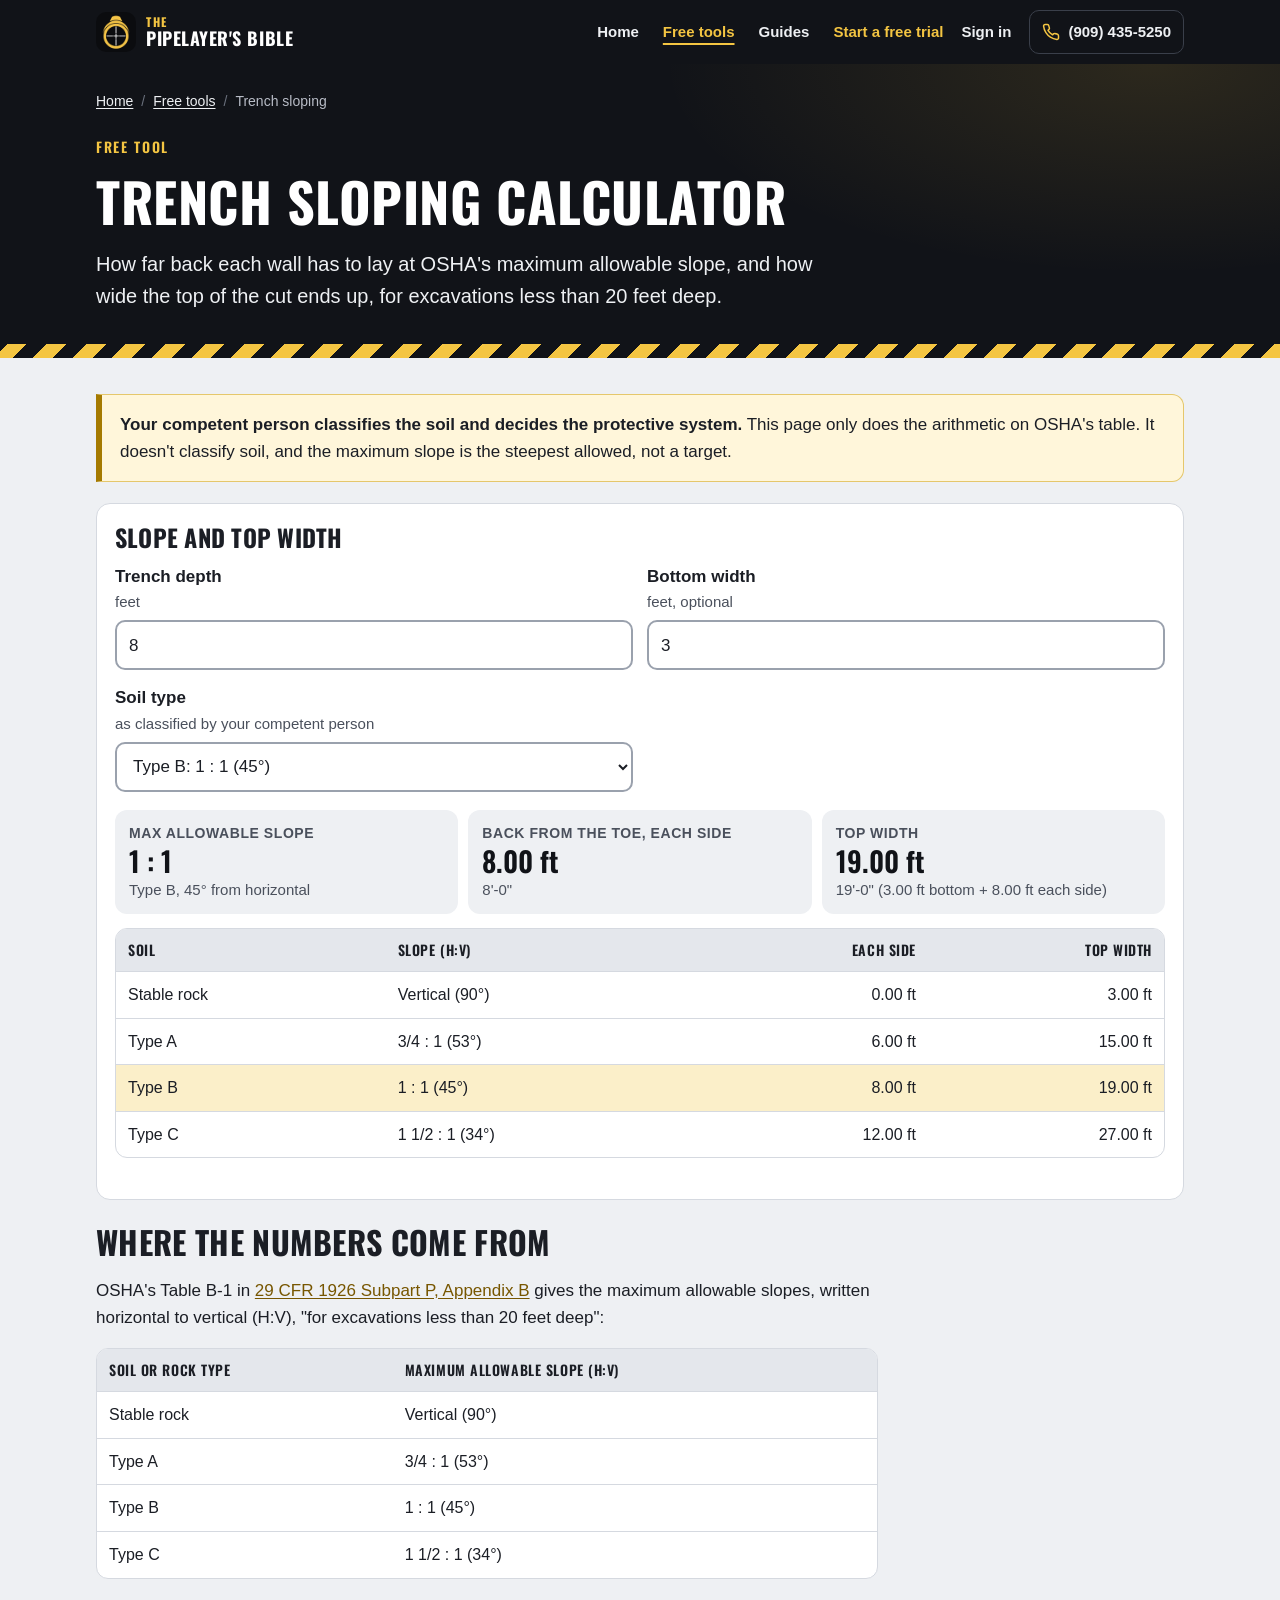
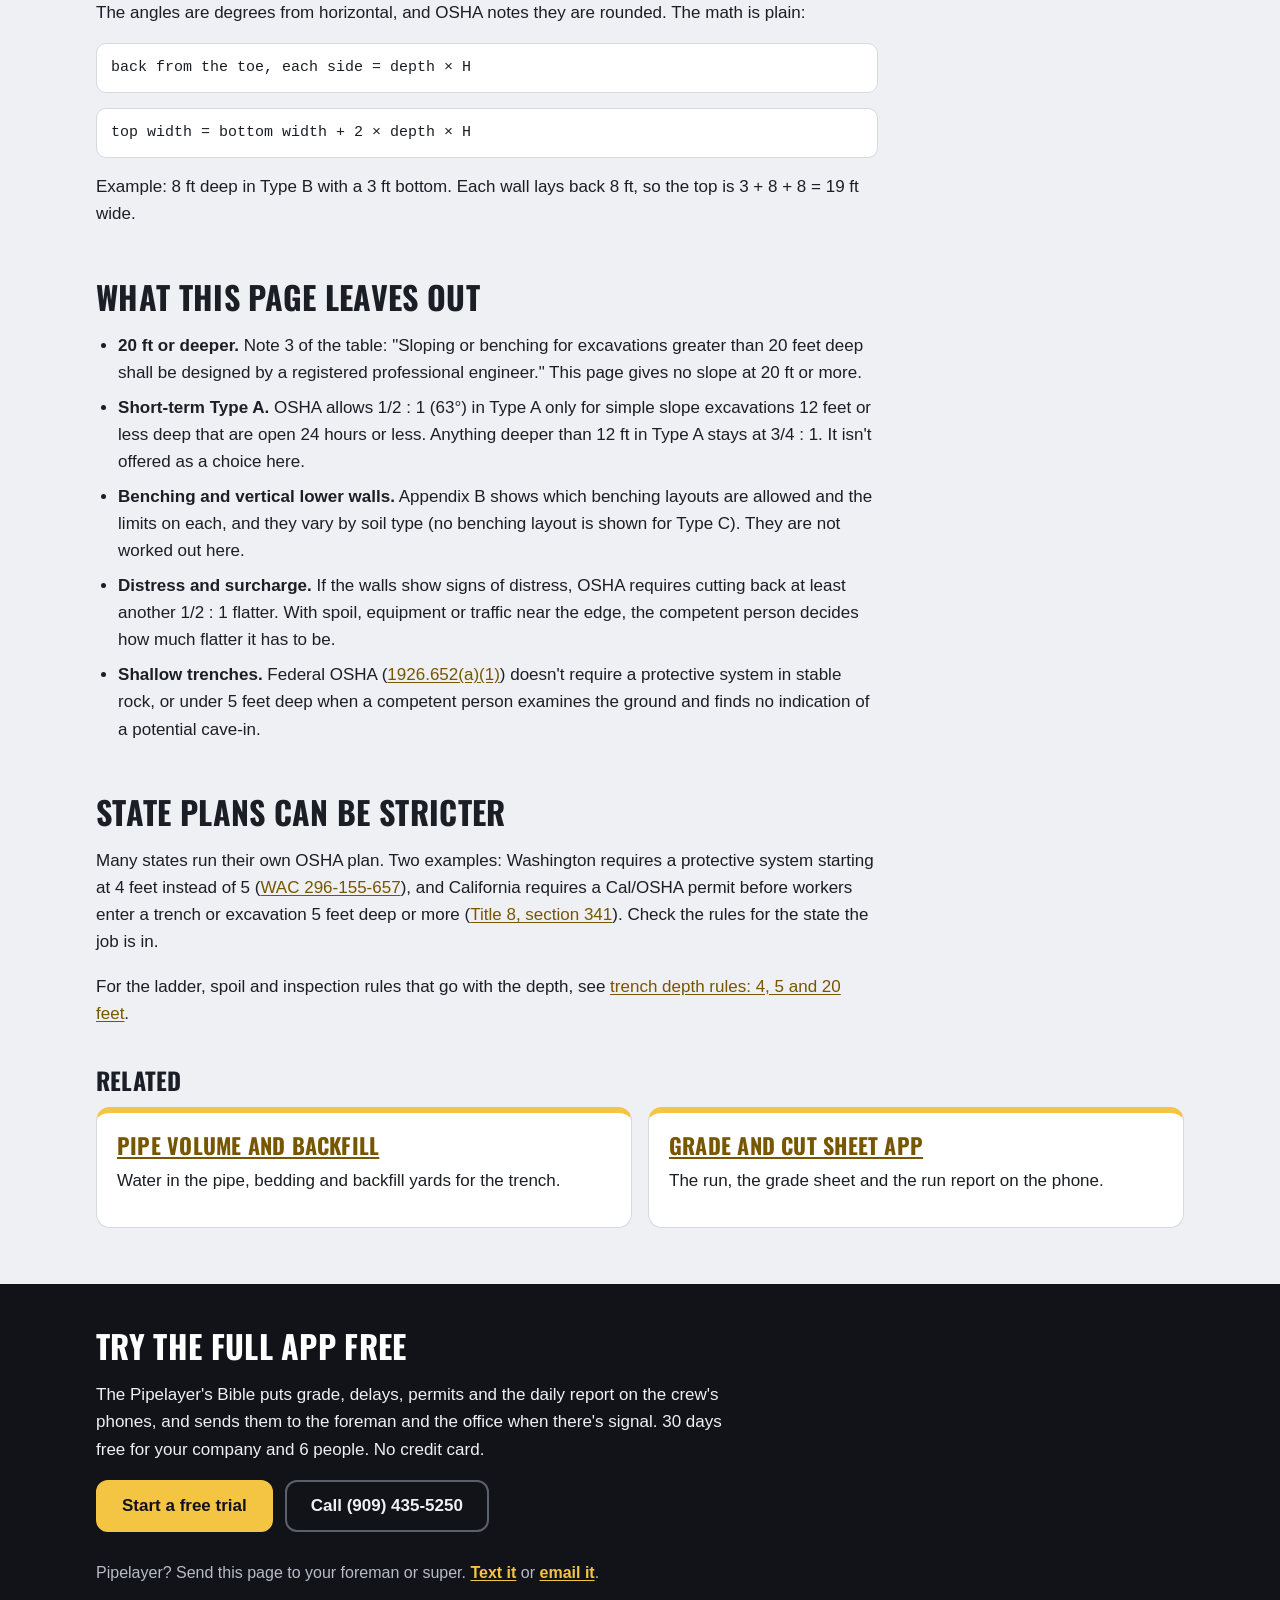
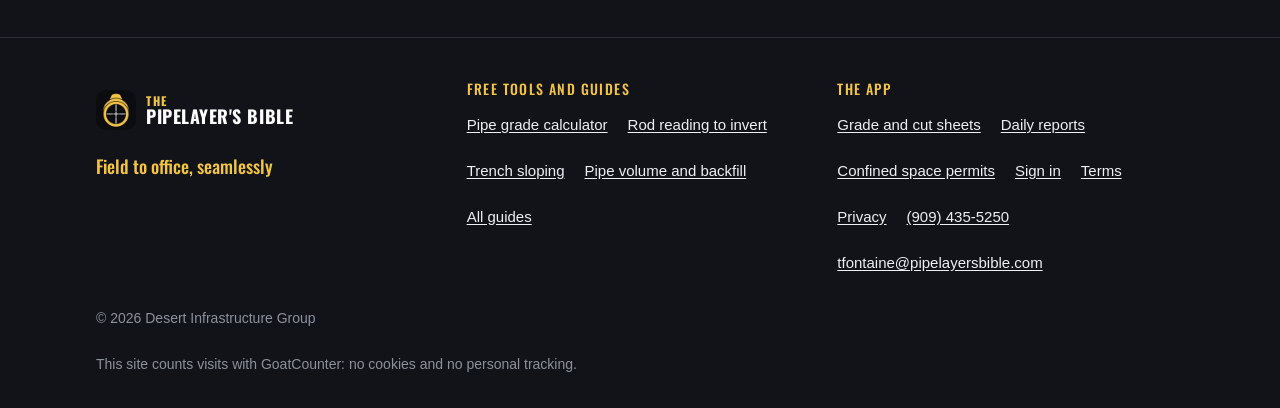
<file: tools/trench-sloping/index.html>
<!doctype html>
<html lang="en">
<head>
<meta charset="utf-8">
<meta name="viewport" content="width=device-width, initial-scale=1">
<title>Trench Sloping Calculator (OSHA Table B-1) | The Pipelayer's Bible</title>
<link rel="preload" href="/fonts/oswald-latin-700-normal.woff2" as="font" type="font/woff2" crossorigin>
<link rel="stylesheet" href="/css/site.css">
<meta name="description" content="Free trench sloping calculator from OSHA 1926 Subpart P Appendix B: maximum allowable slope for stable rock and Type A, B and C soil, and the top width of the cut.">
<link rel="canonical" href="https://pipelayersbible.com/tools/trench-sloping/">

<meta name="theme-color" content="#111318">
<meta name="color-scheme" content="light">
<meta property="og:type" content="website">
<meta property="og:site_name" content="The Pipelayer's Bible">
<meta property="og:title" content="Trench Sloping Calculator (OSHA Table B-1) | The Pipelayer's Bible">
<meta property="og:description" content="Free trench sloping calculator from OSHA 1926 Subpart P Appendix B: maximum allowable slope for stable rock and Type A, B and C soil, and the top width of the cut.">
<meta property="og:url" content="https://pipelayersbible.com/tools/trench-sloping/">
<meta property="og:image" content="https://pipelayersbible.com/img/og-share.png">
<meta property="og:image:width" content="1200">
<meta property="og:image:height" content="630">
<meta property="og:image:alt" content="The Pipelayer's Bible logo, a gold scope on black, with the words Field to office, seamlessly">
<meta name="twitter:card" content="summary_large_image">
<meta name="twitter:title" content="Trench Sloping Calculator (OSHA Table B-1) | The Pipelayer's Bible">
<meta name="twitter:description" content="Free trench sloping calculator from OSHA 1926 Subpart P Appendix B: maximum allowable slope for stable rock and Type A, B and C soil, and the top width of the cut.">
<meta name="twitter:image" content="https://pipelayersbible.com/img/og-share.png">
<link rel="icon" href="/favicon.ico" sizes="any">
<link rel="icon" href="/favicon-32.png" type="image/png" sizes="32x32">
<link rel="apple-touch-icon" href="/apple-touch-icon.png">
<script type="application/ld+json">
{
 "@context": "https://schema.org",
 "@graph": [
  {
   "@type": "Organization",
   "@id": "https://pipelayersbible.com/#org",
   "name": "The Pipelayer's Bible",
   "url": "https://pipelayersbible.com/",
   "logo": "https://pipelayersbible.com/img/logo-192.png",
   "telephone": "+1-909-435-5250",
   "email": "tfontaine@pipelayersbible.com"
  },
  {
   "@type": "WebApplication",
   "@id": "https://pipelayersbible.com/tools/trench-sloping/#app",
   "name": "Trench sloping calculator",
   "url": "https://pipelayersbible.com/tools/trench-sloping/",
   "description": "Free trench sloping calculator from OSHA 1926 Subpart P Appendix B: maximum allowable slope for stable rock and Type A, B and C soil, and the top width of the cut.",
   "applicationCategory": "UtilitiesApplication",
   "operatingSystem": "Any (runs in a web browser)",
   "browserRequirements": "Requires JavaScript",
   "isAccessibleForFree": true,
   "offers": {
    "@type": "Offer",
    "price": "0",
    "priceCurrency": "USD"
   },
   "publisher": {
    "@id": "https://pipelayersbible.com/#org"
   },
   "inLanguage": "en-US"
  },
  {
   "@type": "BreadcrumbList",
   "itemListElement": [
    {
     "@type": "ListItem",
     "position": 1,
     "name": "Home",
     "item": "https://pipelayersbible.com/"
    },
    {
     "@type": "ListItem",
     "position": 2,
     "name": "Free tools",
     "item": "https://pipelayersbible.com/tools/"
    },
    {
     "@type": "ListItem",
     "position": 3,
     "name": "Trench sloping",
     "item": "https://pipelayersbible.com/tools/trench-sloping/"
    }
   ]
  }
 ]
}
</script>
</head>
<body>
<a class="skip" href="#main">Skip to content</a>
<header class="topbar">
  <div class="wrap">
    <a class="brand" href="/" aria-label="The Pipelayer's Bible, home">
      <img src="/img/logo-96.png" width="40" height="40" alt="">
      <span><small>The</small>Pipelayer's Bible</span>
    </a>
    <nav class="site-nav" aria-label="Main"><ul><li><a href="/">Home</a></li><li><a href="/tools/" aria-current="page">Free tools</a></li><li><a href="/guides/">Guides</a></li><li><a href="/#start" class="nav-cta">Start a free trial</a></li></ul></nav>
    <a class="top-signin" href="https://app.pipelayersbible.com">Sign in</a>
    <a class="top-call" href="tel:+19094355250" aria-label="Call Thomas at (909) 435-5250">
      <svg viewBox="0 0 24 24" fill="none" stroke="currentColor" stroke-width="2" stroke-linecap="round" stroke-linejoin="round" aria-hidden="true"><path d="M22 16.9v3a2 2 0 0 1-2.2 2 19.8 19.8 0 0 1-8.6-3.1 19.5 19.5 0 0 1-6-6A19.8 19.8 0 0 1 2.1 4.2 2 2 0 0 1 4.1 2h3a2 2 0 0 1 2 1.7c.1.9.4 1.8.7 2.7a2 2 0 0 1-.5 2.1L8 9.8a16 16 0 0 0 6 6l1.3-1.3a2 2 0 0 1 2.1-.4c.9.3 1.8.6 2.7.7a2 2 0 0 1 1.7 2z"/></svg>
      <span class="word">Call</span><span class="num">(909) 435-5250</span>
    </a>
  </div>
</header>

<main id="main">
<section class="page-hero" aria-labelledby="page-title">
  <div class="wrap">
    <nav class="crumbs" aria-label="Breadcrumb"><ol><li><a href="/">Home</a></li><li><a href="/tools/">Free tools</a></li><li><span aria-current="page">Trench sloping</span></li></ol></nav>
    <p class="eyebrow" style="margin-top:18px">Free tool</p>
    <h1 id="page-title">Trench sloping calculator</h1>
    <p class="lead">How far back each wall has to lay at OSHA's maximum allowable slope, and how wide the top of the cut ends up, for excavations less than 20 feet deep.</p>
  </div>
  <div class="stripe" aria-hidden="true"></div>
</section>
<div class="content"><div class="wrap">
<div class="warn"><p><strong>Your competent person classifies the soil and decides the protective system.</strong> This page only does the arithmetic on OSHA's table. It doesn't classify soil, and the maximum slope is the steepest allowed, not a target.</p></div>
<section class="tool" aria-labelledby="t1">
  <h2 id="t1">Slope and top width</h2>
  <div class="grid2">
    <div class="field"><label for="t-depth">Trench depth <span class="hint">feet</span></label><input id="t-depth" type="number" inputmode="decimal" step="any" min="0" value="8"></div>
    <div class="field"><label for="t-bottom">Bottom width <span class="hint">feet, optional</span></label><input id="t-bottom" type="number" inputmode="decimal" step="any" min="0" value="3"></div>
    <div class="field"><label for="t-soil">Soil type <span class="hint">as classified by your competent person</span></label><select id="t-soil">
      <option value="rock">Stable rock: vertical (90&deg;)</option>
      <option value="A">Type A: 3/4 : 1 (53&deg;)</option>
      <option value="B" selected>Type B: 1 : 1 (45&deg;)</option>
      <option value="C">Type C: 1 1/2 : 1 (34&deg;)</option></select></div>
  </div>
  <div class="results" id="t-out" aria-live="polite"></div>
</section>

<div class="prose">
<h2>Where the numbers come from</h2>
<p>OSHA's Table B-1 in <a href="https://www.osha.gov/laws-regs/regulations/standardnumber/1926/1926SubpartPAppB">29 CFR 1926 Subpart P, Appendix B</a> gives the maximum allowable slopes, written horizontal to vertical (H:V), "for excavations less than 20 feet deep":</p>
<div class="tbl-wrap"><table><thead><tr><th>Soil or rock type</th><th>Maximum allowable slope (H:V)</th></tr></thead><tbody>
<tr><td>Stable rock</td><td>Vertical (90&deg;)</td></tr>
<tr><td>Type A</td><td>3/4 : 1 (53&deg;)</td></tr>
<tr><td>Type B</td><td>1 : 1 (45&deg;)</td></tr>
<tr><td>Type C</td><td>1 1/2 : 1 (34&deg;)</td></tr></tbody></table></div>
<p>The angles are degrees from horizontal, and OSHA notes they are rounded. The math is plain:</p>
<p class="formula">back from the toe, each side = depth &times; H</p>
<p class="formula">top width = bottom width + 2 &times; depth &times; H</p>
<p>Example: 8 ft deep in Type B with a 3 ft bottom. Each wall lays back 8 ft, so the top is 3 + 8 + 8 = 19 ft wide.</p>
<h2>What this page leaves out</h2>
<ul>
<li><strong>20 ft or deeper.</strong> Note 3 of the table: "Sloping or benching for excavations greater than 20 feet deep shall be designed by a registered professional engineer." This page gives no slope at 20 ft or more.</li>
<li><strong>Short-term Type A.</strong> OSHA allows 1/2 : 1 (63&deg;) in Type A only for simple slope excavations 12 feet or less deep that are open 24 hours or less. Anything deeper than 12 ft in Type A stays at 3/4 : 1. It isn't offered as a choice here.</li>
<li><strong>Benching and vertical lower walls.</strong> Appendix B shows which benching layouts are allowed and the limits on each, and they vary by soil type (no benching layout is shown for Type C). They are not worked out here.</li>
<li><strong>Distress and surcharge.</strong> If the walls show signs of distress, OSHA requires cutting back at least another 1/2 : 1 flatter. With spoil, equipment or traffic near the edge, the competent person decides how much flatter it has to be.</li>
<li><strong>Shallow trenches.</strong> Federal OSHA (<a href="https://www.osha.gov/laws-regs/regulations/standardnumber/1926/1926.652">1926.652(a)(1)</a>) doesn't require a protective system in stable rock, or under 5 feet deep when a competent person examines the ground and finds no indication of a potential cave-in.</li>
</ul>
<h2>State plans can be stricter</h2>
<p>Many states run their own OSHA plan. Two examples: Washington requires a protective system starting at 4 feet instead of 5 (<a href="https://lawfilesext.leg.wa.gov/Law/WAC/WAC%20296%20%20TITLE/WAC%20296%20-155%20%20CHAPTER/WAC%20296%20-155%20-657.htm">WAC 296-155-657</a>), and California requires a Cal/OSHA permit before workers enter a trench or excavation 5 feet deep or more (<a href="https://dir.ca.gov/Title8/341.html">Title 8, section 341</a>). Check the rules for the state the job is in.</p>
<p>For the ladder, spoil and inspection rules that go with the depth, see <a href="/guides/trench-depth-rules/">trench depth rules: 4, 5 and 20 feet</a>.</p>
</div>
<section class="related" aria-labelledby="rel-title"><h2 id="rel-title">Related</h2><ul class="cards"><li class="card"><h3><a href="/tools/pipe-volume-weight/">Pipe volume and backfill</a></h3><p>Water in the pipe, bedding and backfill yards for the trench.</p></li><li class="card"><h3><a href="/grade-and-cut-sheet-app/">Grade and cut sheet app</a></h3><p>The run, the grade sheet and the run report on the phone.</p></li></ul></section>
</div></div>
<section class="cta-band" aria-labelledby="cta-title">
  <div class="wrap">
    <h2 id="cta-title">Try the full app free</h2>
    <p>The Pipelayer's Bible puts grade, delays, permits and the daily report on the crew's phones, and sends them to the foreman and the office when there's signal. 30 days free for your company and 6 people. No credit card.</p>
    <div class="btns"><a class="btn btn-primary" href="/#start">Start a free trial</a><a class="btn btn-ghost" href="tel:+19094355250">Call (909) 435-5250</a></div>
    <p class="cta-share">Pipelayer? Send this page to your foreman or super. <a href="sms:?&body=Have%20a%20look%20at%20this%20for%20our%20crew%3A%20https%3A%2F%2Fpipelayersbible.com%2Ftools%2Ftrench-sloping%2F">Text it</a> or <a href="mailto:?subject=The%20Pipelayer%27s%20Bible&body=Have%20a%20look%20at%20this%20for%20our%20crew%3A%20https%3A%2F%2Fpipelayersbible.com%2Ftools%2Ftrench-sloping%2F">email it</a>.</p>
  </div>
</section>
<script id="tool-math">
// Math only (no page access). Tested in site/tools/test_tools_math.js.
var PBT = (function () {

  function fmt(n, d) { if (n === null || n === undefined || (typeof n === 'string' && !n.trim()) || isNaN(n)) return ''; var p = d === undefined ? 3 : d, f = Math.pow(10, p); return (Math.sign(n) * Math.round(Math.abs(n) * f + 1e-7) / f).toFixed(p); }
  function toArch(n) {
    if (n === null || isNaN(n)) return '';
    var sign = n < 0 ? '-' : '';
    var abs = Math.abs(n);
    var feet = Math.floor(abs);
    var inches = (abs - feet) * 12;
    var wholeIn = Math.floor(inches);
    var sixteenths = Math.round((inches - wholeIn) * 16);
    if (sixteenths === 16) { sixteenths = 0; wholeIn++; }
    if (wholeIn === 12) { wholeIn = 0; feet++; }
    var fracStr = '';
    if (sixteenths > 0) {
      var num = sixteenths, den = 16;
      while (num % 2 === 0) { num /= 2; den /= 2; }
      fracStr = ' ' + num + '/' + den + '"';
    } else fracStr = '"';
    return sign + feet + "'-" + wholeIn + fracStr;
  }
  function staText(st) {
    var c = Math.round(Math.abs(st) * 100);
    return (st < 0 && c > 0 ? '-' : '') + Math.floor(c / 10000) + '+' + ((c % 10000) / 100).toFixed(2).padStart(5, '0');
  }

  // Table B-1, maximum allowable slopes (H:V) for excavations less than 20 feet deep. Same ratios and degrees as the
  // app's TRENCH_SLOPES (the app also lists the short-term Type A 1/2:1, which this page only describes in words).
  var SOILS = {
    rock: { name: 'Stable rock', ratio: 0, label: 'Vertical', deg: 90 },
    A: { name: 'Type A', ratio: 0.75, label: '3/4 : 1', deg: 53 },
    B: { name: 'Type B', ratio: 1.0, label: '1 : 1', deg: 45 },
    C: { name: 'Type C', ratio: 1.5, label: '1 1/2 : 1', deg: 34 }
  };
  // 20 ft or deeper: no table slope, an engineer designs it.
  function trench(depth, bottom) {
    if (!(depth > 0)) return { error: 'depth' };
    if (depth >= 20) return { pe: true };
    var rows = Object.keys(SOILS).map(function (k) {
      var s = SOILS[k], side = depth * s.ratio;
      return { key: k, name: s.name, label: s.label, deg: s.deg, ratio: s.ratio, side: side, top: bottom === null ? null : bottom + 2 * side };
    });
    return { rows: rows };
  }
  return { fmt: fmt, toArch: toArch, SOILS: SOILS, trench: trench };

})();
</script>
<script>
(function () {

  function $(id) { return document.getElementById(id); }
  function num(id) { var el = $(id); if (!el) return null; var s = String(el.value).trim(); if (s === '') return null; var v = Number(s); return Number.isFinite(v) ? v : NaN; }
  function radio(name) { var el = document.querySelector('input[name="' + name + '"]:checked'); return el ? el.value : null; }
  function esc(s) { return String(s).replace(/[&<>"]/g, function (c) { return { '&': '&amp;', '<': '&lt;', '>': '&gt;', '"': '&quot;' }[c]; }); }
  function answer(k, v, s, id) { return '<div class="answer"' + (id ? ' id="' + id + '"' : '') + '><div class="k">' + k + '</div><div class="v">' + v + '</div>' + (s ? '<div class="s">' + s + '</div>' : '') + '</div>'; }
  function msg(t, bad) { return '<p class="msg' + (bad ? ' bad' : '') + '">' + t + '</p>'; }
  function live(ids, fn) { ids.forEach(function (id) { var el = $(id); if (el) { el.addEventListener('input', fn); el.addEventListener('change', fn); } }); document.querySelectorAll('input[type=radio]').forEach(function (r) { r.addEventListener('change', fn); }); fn(); }

  var M = PBT;
  function calc() {
    var out = $('t-out'), d = num('t-depth'), w = num('t-bottom'), soil = $('t-soil').value;
    if (d === null) { out.innerHTML = msg('Enter the trench depth.'); return; }
    if (Number.isNaN(d) || Number.isNaN(w)) { out.innerHTML = msg('Check the numbers: one of them is not a number.', true); return; }
    if (!(d > 0)) { out.innerHTML = msg('Depth must be more than 0 ft.', true); return; }
    if (w !== null && w < 0) { out.innerHTML = msg('Bottom width can\'t be negative.', true); return; }
    var r = M.trench(d, w);
    if (r.pe) { out.innerHTML = '<div class="warn" id="t-pe"><p><strong>20 ft or deeper: a registered professional engineer must design the protective system.</strong> Table B-1 only covers excavations less than 20 feet deep, and OSHA says sloping or benching for excavations greater than 20 feet deep "shall be designed by a registered professional engineer." No slope is given here.</p></div>'; return; }
    var s = r.rows.filter(function (x) { return x.key === soil; })[0];
    var h = '<div class="answers">' + answer('Max allowable slope', s.label, s.name + ', ' + s.deg + '&deg; from horizontal', 't-slope') +
      answer('Back from the toe, each side', M.fmt(s.side, 2) + ' ft', M.toArch(s.side), 't-side') +
      (s.top === null ? '' : answer('Top width', M.fmt(s.top, 2) + ' ft', M.toArch(s.top) + ' (' + M.fmt(w, 2) + ' ft bottom + ' + M.fmt(s.side, 2) + ' ft each side)', 't-top')) + '</div>';
    h += '<div class="tbl-wrap"><table id="t-table"><caption class="sr">All soil types at this depth</caption><thead><tr><th>Soil</th><th>Slope (H:V)</th><th class="num">Each side</th>' + (w === null ? '' : '<th class="num">Top width</th>') + '</tr></thead><tbody>' +
      r.rows.map(function (x) { return '<tr' + (x.key === soil ? ' class="hl"' : '') + '><td>' + x.name + '</td><td>' + x.label + ' (' + x.deg + '&deg;)</td><td class="num">' + M.fmt(x.side, 2) + ' ft</td>' + (w === null ? '' : '<td class="num">' + M.fmt(x.top, 2) + ' ft</td>') + '</tr>'; }).join('') + '</tbody></table></div>';
    if (d < 5) h += '<p class="msg" id="t-shallow">Under 5 ft: federal OSHA does not require a protective system if a competent person examines the ground and finds no indication of a potential cave-in. Washington\'s line is 4 ft. The slope above is what applies if one is used.</p>';
    out.innerHTML = h;
  }
  live(['t-depth', 't-bottom', 't-soil'], calc);

})();
</script>
</main>

<footer class="site-foot">
  <div class="wrap">
    <div class="foot-brand">
      <a class="brand" href="/" aria-label="The Pipelayer's Bible, home"><img src="/img/logo-96.png" width="40" height="40" alt=""><span><small>The</small>Pipelayer's Bible</span></a>
      <p>Field to office, seamlessly</p>
    </div>
    <div>
      <p class="foot-h">Free tools and guides</p>
      <ul class="foot-links">
        <li><a href="/tools/pipe-grade-calculator/">Pipe grade calculator</a></li>
        <li><a href="/tools/rod-reading-to-invert/">Rod reading to invert</a></li>
        <li><a href="/tools/trench-sloping/">Trench sloping</a></li>
        <li><a href="/tools/pipe-volume-weight/">Pipe volume and backfill</a></li>
        <li><a href="/guides/">All guides</a></li>
      </ul>
    </div>
    <div>
      <p class="foot-h">The app</p>
      <ul class="foot-links">
        <li><a href="/grade-and-cut-sheet-app/">Grade and cut sheets</a></li>
        <li><a href="/daily-reports-for-underground-crews/">Daily reports</a></li>
        <li><a href="/confined-space-permit-app/">Confined space permits</a></li>
        <li><a href="https://app.pipelayersbible.com">Sign in</a></li>
        <li><a href="https://app.pipelayersbible.com/terms.html">Terms</a></li>
        <li><a href="https://app.pipelayersbible.com/privacy.html">Privacy</a></li>
        <li><a href="tel:+19094355250">(909) 435-5250</a></li>
        <li><a href="mailto:tfontaine@pipelayersbible.com">tfontaine@pipelayersbible.com</a></li>
      </ul>
    </div>
    <p class="copy">&copy; 2026 Desert Infrastructure Group</p>
    <p class="copy">This site counts visits with GoatCounter: no cookies and no personal tracking.</p>
  </div>
</footer>
<script data-goatcounter="https://pipelayersbible.goatcounter.com/count" async src="https://gc.zgo.at/count.js"></script>
</body>
</html>
</file>
<file: css/site.css>
/* Shared styles for every page except the home page (index.html keeps its own inline copy so it loads in one request). */
@font-face{font-family:'Oswald';font-style:normal;font-weight:500;font-display:swap;src:url(/fonts/oswald-latin-500-normal.woff2) format('woff2')}
@font-face{font-family:'Oswald';font-style:normal;font-weight:600;font-display:swap;src:url(/fonts/oswald-latin-600-normal.woff2) format('woff2')}
@font-face{font-family:'Oswald';font-style:normal;font-weight:700;font-display:swap;src:url(/fonts/oswald-latin-700-normal.woff2) format('woff2')}
:root{
  --ink:#111318; --ink-2:#1B1E25; --ink-3:#2A2E37; --yellow:#F4C542; --line:#A57A00; --brand:#775600;
  --canvas:#EEF0F3; --card:#FFFFFF; --text:#1B1E25; --muted:#4A505C; --rule:#D5D9E0; --on-dark:#EEF0F3; --on-dark-2:#B8BCC6;
  --head:"Oswald","Arial Narrow",Arial,Helvetica,sans-serif; --body:Arial,Helvetica,sans-serif;
  --r:14px; --wrap:1120px;
}
*,*::before,*::after{box-sizing:border-box}
html{-webkit-text-size-adjust:100%;scroll-behavior:smooth}
@media (prefers-reduced-motion:reduce){html{scroll-behavior:auto}*{transition:none!important}}
body{margin:0;background:var(--canvas);color:var(--text);font:17px/1.6 var(--body);overflow-x:hidden}
img{max-width:100%;height:auto;display:block}
a{color:var(--brand);text-underline-offset:2px}
a:hover{color:var(--ink)}
:focus-visible{outline:3px solid var(--ink);outline-offset:3px;border-radius:4px}
.dark :focus-visible,.topbar :focus-visible,.site-foot :focus-visible,.page-hero :focus-visible,.cta-band :focus-visible{outline-color:var(--yellow)}
.skip{position:absolute;left:-9999px;top:8px;background:var(--yellow);color:var(--ink);padding:10px 14px;font-weight:700;z-index:10;border-radius:8px}
.skip:focus{left:12px}
.wrap{max-width:var(--wrap);margin:0 auto;padding:0 16px}
h1,h2,h3{font-family:var(--head);font-weight:700;line-height:1.15;letter-spacing:.01em;margin:0 0 .5em}
h2{font-size:clamp(24px,5.6vw,32px);text-transform:uppercase;margin-top:1.6em}
h3{font-size:20px;text-transform:uppercase;margin-top:1.4em}
p{margin:0 0 1em}
.eyebrow{font-family:var(--head);font-weight:600;text-transform:uppercase;letter-spacing:.12em;font-size:14px;color:var(--brand);margin:0 0 .6em}
.dark .eyebrow,.page-hero .eyebrow{color:var(--yellow)}
.sr{position:absolute;width:1px;height:1px;margin:-1px;padding:0;overflow:hidden;clip:rect(0 0 0 0);white-space:nowrap;border:0}

/* buttons */
.btn{display:inline-flex;align-items:center;justify-content:center;gap:8px;min-height:52px;padding:0 24px;border-radius:12px;font:700 17px/1 var(--body);text-decoration:none;border:2px solid transparent;cursor:pointer;transition:transform .08s ease,background-color .15s ease}
.btn:active{transform:translateY(1px)}
.btn-primary{background:var(--yellow);color:var(--ink);border-color:var(--yellow)}
.btn-primary:hover{background:#FFD45E;color:var(--ink)}
.btn-ghost{background:transparent;color:var(--on-dark);border-color:#5A606C}
.btn-ghost:hover{border-color:var(--yellow);color:#fff}

/* top bar and nav (same markup on every page, including the home page) */
.topbar{background:var(--ink);color:var(--on-dark)}
.topbar .wrap{display:flex;flex-wrap:wrap;align-items:center;justify-content:space-between;gap:0 12px;min-height:64px}
.brand{display:flex;align-items:center;gap:10px;color:#fff;text-decoration:none;font-family:var(--head);font-weight:700;text-transform:uppercase;letter-spacing:.03em;font-size:18px;line-height:1.05;min-height:64px}
.brand img{width:40px;height:40px;border-radius:10px}
.brand:hover{color:#fff}
.brand small{display:block;color:var(--yellow);font-size:12px;letter-spacing:.14em}
.top-call{color:var(--on-dark);text-decoration:none;font-weight:700;font-size:15px;display:inline-flex;align-items:center;gap:8px;min-height:44px;padding:0 12px;border:1px solid #3A3F4A;border-radius:10px}
.top-call:hover{color:#fff;border-color:var(--yellow)}
.top-call svg{width:18px;height:18px;color:var(--yellow)}
.top-call .num{display:none}
.top-signin{margin-left:auto;color:var(--on-dark);font-weight:700;font-size:15px;text-decoration:none;display:inline-flex;align-items:center;min-height:44px;padding:0 6px}
.top-signin:hover{color:var(--yellow)}
@media (max-width:419px){.topbar .wrap{gap:0 10px}.top-signin{padding:0 2px}.top-call{padding:0 12px}.top-call .word{display:none}}
@media (min-width:640px){.top-call .num{display:inline}.top-call .word{display:none}}
.site-nav{order:3;width:100%;border-top:1px solid var(--ink-3)}
.site-nav ul{list-style:none;margin:0;padding:0;display:flex;flex-wrap:wrap;justify-content:space-between;gap:0 8px}
.site-nav a{display:inline-flex;align-items:center;min-height:44px;color:var(--on-dark);text-decoration:none;font-weight:700;font-size:15px;white-space:nowrap}
.site-nav a:hover{color:var(--yellow)}
.site-nav a[aria-current="page"]{color:var(--yellow);text-decoration:underline;text-decoration-thickness:2px;text-underline-offset:6px}
.site-nav .nav-cta{color:var(--yellow)}
@media (min-width:900px){
  .site-nav{order:2;width:auto;border-top:0;margin-left:auto}
  .site-nav ul{gap:0 24px}
  .top-signin{order:3;margin-left:0}
  .top-call{order:4}
}

/* page hero (dark band under the header on inner pages) */
.page-hero{background:var(--ink);color:var(--on-dark);padding:20px 0 0;position:relative;overflow:hidden}
.page-hero::before{content:"";position:absolute;inset:0;background:radial-gradient(700px 300px at 90% 0%,rgba(244,197,66,.12),transparent 70%);pointer-events:none}
.page-hero .wrap{position:relative;padding-bottom:32px}
.page-hero h1{font-size:clamp(32px,8.4vw,54px);text-transform:uppercase;color:#fff;margin:.2em 0 .3em}
.page-hero .lead{font-size:clamp(17px,4.4vw,20px);max-width:38em;margin:0}
.page-hero .byline{color:var(--on-dark-2);font-size:15px;margin:14px 0 0}
.stripe{height:14px;background:repeating-linear-gradient(-45deg,var(--yellow) 0 14px,var(--ink) 14px 28px)}
.crumbs ol{list-style:none;margin:0;padding:0;display:flex;flex-wrap:wrap;gap:4px 8px;font-size:14px;color:var(--on-dark-2)}
.crumbs li+li::before{content:"/";margin-right:8px;color:#6B717D}
.crumbs a,.crumbs span{display:inline-block;padding:6px 0}
.crumbs a{color:var(--on-dark)}
.crumbs a:hover{color:var(--yellow)}

/* content */
.content{padding:36px 0 56px}
.prose{max-width:46em}
.prose ul,.prose ol{padding-left:1.3em;margin:0 0 1em}
.prose li{margin:0 0 .45em}
.prose h2:first-child{margin-top:0}
.note{background:var(--card);border-left:6px solid var(--yellow);border-radius:0 12px 12px 0;padding:16px 18px;margin:0 0 1.2em}
.note p:last-child{margin-bottom:0}
.warn{background:#FFF6DA;border:1px solid #E5C76B;border-left:6px solid var(--line);border-radius:0 12px 12px 0;padding:16px 18px;margin:0 0 1.2em}
.warn p:last-child{margin-bottom:0}
blockquote.reg{margin:0 0 1.2em;padding:14px 18px;background:var(--card);border-left:6px solid var(--ink);border-radius:0 12px 12px 0}
blockquote.reg p{margin:0 0 .5em}
blockquote.reg cite{font-style:normal;color:var(--muted);font-size:15px}
.formula{font-family:Consolas,"Courier New",monospace;background:var(--card);border:1px solid var(--rule);border-radius:10px;padding:12px 14px;margin:0 0 1em;font-size:15px;overflow-wrap:anywhere}
.tbl-wrap{overflow-x:auto;margin:0 0 1.2em;-webkit-overflow-scrolling:touch;border:1px solid var(--rule);border-radius:12px;background:var(--card)}
table{border-collapse:collapse;width:100%;font-size:16px}
th,td{text-align:left;padding:10px 12px;border-top:1px solid var(--rule);vertical-align:top}
thead th{border-top:0;background:#E4E7EC;font-family:var(--head);font-weight:600;text-transform:uppercase;letter-spacing:.04em;font-size:14px}
td.num,th.num{text-align:right;font-variant-numeric:tabular-nums;white-space:nowrap}
tr.hl td{background:#FBEFC9}

/* screenshot in a phone frame */
.split{display:grid;gap:28px}
@media (min-width:900px){.split{grid-template-columns:1fr 300px;gap:56px;align-items:start}}
.phone{background:var(--ink);border-radius:36px;padding:9px;box-shadow:0 1px 0 #3A3F4A inset,0 16px 36px rgba(17,19,24,.28);position:relative}
.phone::before{content:"";position:absolute;top:3px;left:50%;width:56px;height:4px;margin-left:-28px;border-radius:4px;background:#2A2E37;z-index:1}
.phone img{border-radius:28px;width:100%;aspect-ratio:560/1212;background:#E2E5EA}
.shot{margin:0 auto 24px;max-width:280px}
.shot figcaption{font-size:15px;color:var(--muted);margin-top:12px;line-height:1.4}
.shot figcaption b{display:block;color:var(--ink);font-size:16px}

/* cards (tool and guide lists, related links) */
.cards{display:grid;gap:16px;margin:8px 0 0;padding:0;list-style:none}
@media (min-width:700px){.cards{grid-template-columns:repeat(2,1fr)}}
.card{background:var(--card);border:1px solid var(--rule);border-top:6px solid var(--yellow);border-radius:var(--r);padding:20px}
.card h2,.card h3{font-size:22px;margin:0 0 .4em}
.card p{margin:0 0 .8em;color:var(--text)}
.card a.go{font-weight:700}
.related{margin-top:40px}
.related h2{font-size:24px}

/* tools */
.tool{background:var(--card);border:1px solid var(--rule);border-radius:var(--r);padding:20px 18px;margin:0 0 24px}
.tool h2{margin-top:0;font-size:24px}
.grid2{display:grid;gap:14px}
@media (min-width:560px){.grid2{grid-template-columns:1fr 1fr}}
.field label,.field legend{display:block;font-weight:700;margin-bottom:6px;padding:0}
.field .hint{display:block;font-weight:400;color:var(--muted);font-size:15px}
.field input,.field select{width:100%;font:17px/1.4 var(--body);color:var(--text);background:#fff;border:2px solid #9AA1AD;border-radius:10px;padding:10px 12px;min-height:50px}
.field input:focus,.field select:focus{border-color:var(--ink);outline:3px solid var(--yellow);outline-offset:0}
fieldset.field{border:0;margin:0;padding:0;min-width:0}
.choices{display:flex;flex-wrap:wrap;gap:8px}
.choices label{display:inline-flex;align-items:center;gap:8px;font-weight:400;margin:0;min-height:44px;padding:0 14px;border:2px solid #9AA1AD;border-radius:10px;background:#fff;cursor:pointer}
.choices input{width:20px;height:20px;min-height:0;margin:0;accent-color:var(--ink)}
.choices label:has(input:checked){border-color:var(--ink);background:#FBEFC9}
.choices label:has(input:focus-visible){outline:3px solid var(--ink);outline-offset:2px}
.results{margin-top:18px}
.results .msg{color:var(--muted);margin:0}
.results .msg.bad{color:#8A1C14;font-weight:700}
.answers{display:grid;gap:10px;margin:0 0 14px}
@media (min-width:560px){.answers{grid-template-columns:repeat(auto-fit,minmax(200px,1fr))}}
.answer{background:var(--canvas);border-radius:12px;padding:12px 14px}
.answer .k{font-size:14px;color:var(--muted);font-weight:700;text-transform:uppercase;letter-spacing:.04em}
.answer .v{font-family:var(--head);font-size:28px;font-weight:600;color:var(--ink);line-height:1.2}
.answer .s{font-size:15px;color:var(--muted)}

/* CTA band */
.cta-band{background:var(--ink);color:var(--on-dark);padding:44px 0}
.cta-band h2{color:#fff;margin-top:0}
.cta-band p{max-width:38em}
.cta-band .btns{display:flex;flex-direction:column;gap:12px;max-width:420px}
@media (min-width:520px){.cta-band .btns{flex-direction:row;max-width:none}}
.cta-share{margin:20px 0 0;color:var(--on-dark-2);font-size:16px}
.cta-share a{color:var(--yellow);font-weight:700;display:inline-block;padding:8px 0}
.cta-share a:hover{color:#fff}

/* footer */
.site-foot{background:var(--ink);color:var(--on-dark-2);padding:40px 0 32px;font-size:15px;border-top:1px solid var(--ink-3)}
.site-foot .wrap{display:grid;gap:24px}
.foot-brand p{margin:10px 0 0;color:var(--yellow);font-family:var(--head);font-size:18px}
.foot-links{list-style:none;margin:0;padding:0;display:flex;flex-wrap:wrap;gap:6px 20px}
.foot-links a{color:var(--on-dark);display:inline-block;padding:8px 0}
.foot-links a:hover{color:var(--yellow)}
.foot-h{font-family:var(--head);text-transform:uppercase;letter-spacing:.1em;font-size:14px;color:var(--yellow);margin:0 0 4px}
.copy{margin:0;color:#8C919C;font-size:14px}
@media (min-width:900px){.site-foot .wrap{grid-template-columns:1fr 1fr 1fr}.copy{grid-column:1/-1}}

/* 404 */
.nf{padding:56px 0;text-align:center}
.nf img{width:88px;height:88px;border-radius:22px;margin:0 auto 20px}
.nf h1{font-size:clamp(30px,8vw,44px);text-transform:uppercase}
.nf .btns{display:flex;flex-wrap:wrap;gap:12px;justify-content:center}
.nf .btn-ghost{color:var(--ink);border-color:#9AA1AD}
.nf .btn-ghost:hover{color:var(--ink);border-color:var(--ink)}
</file>
